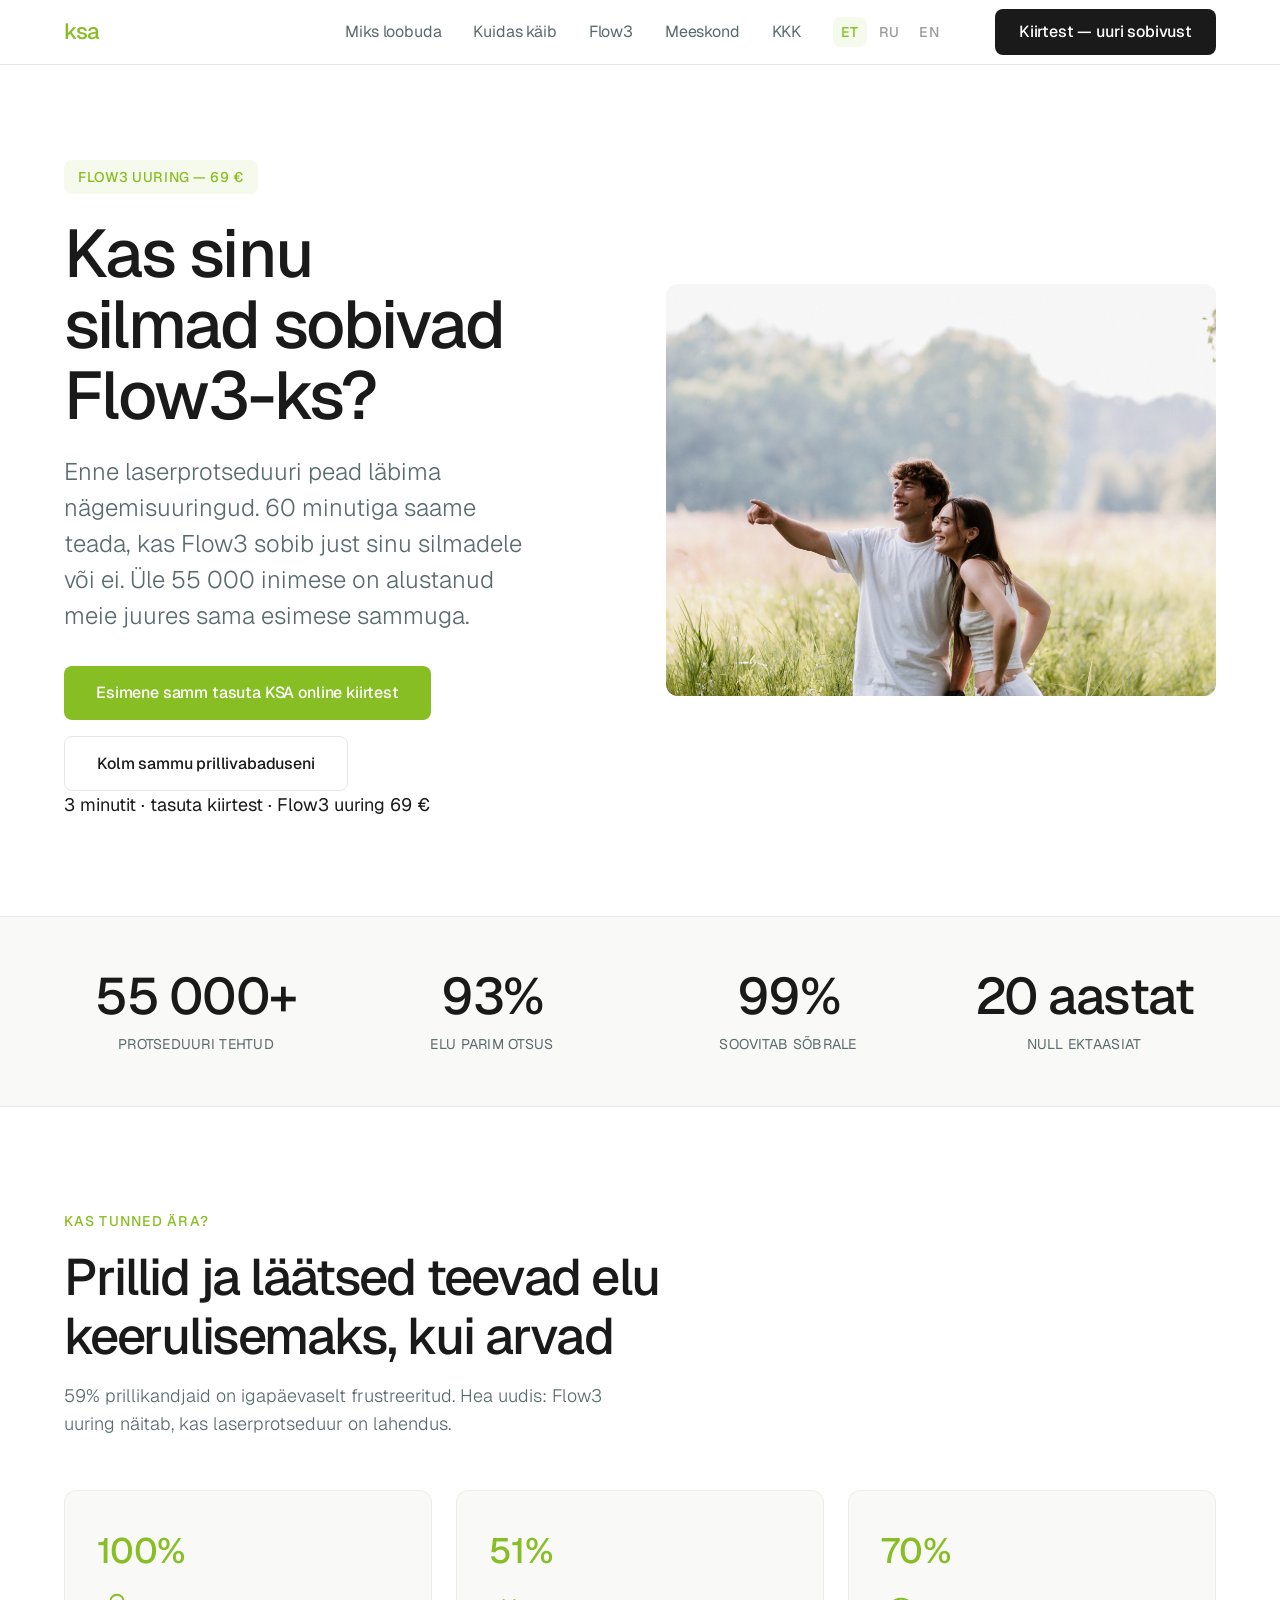
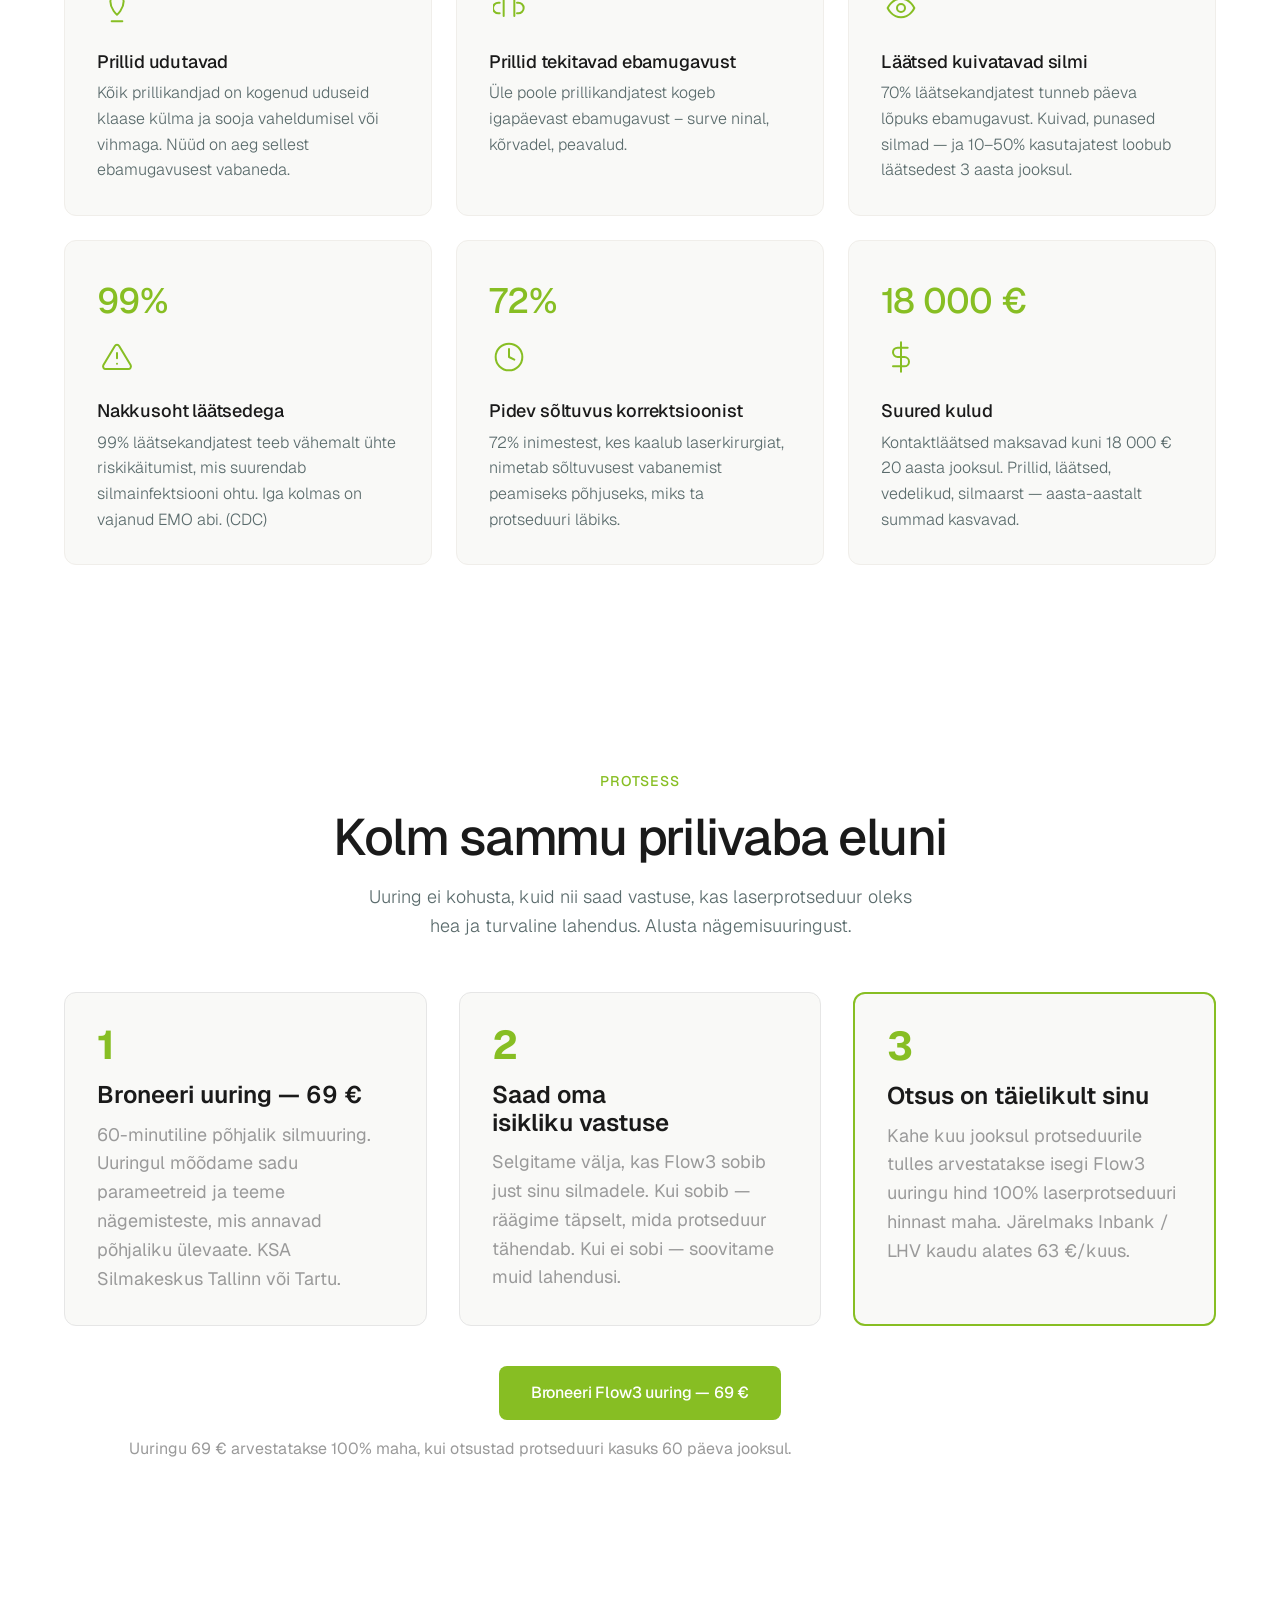
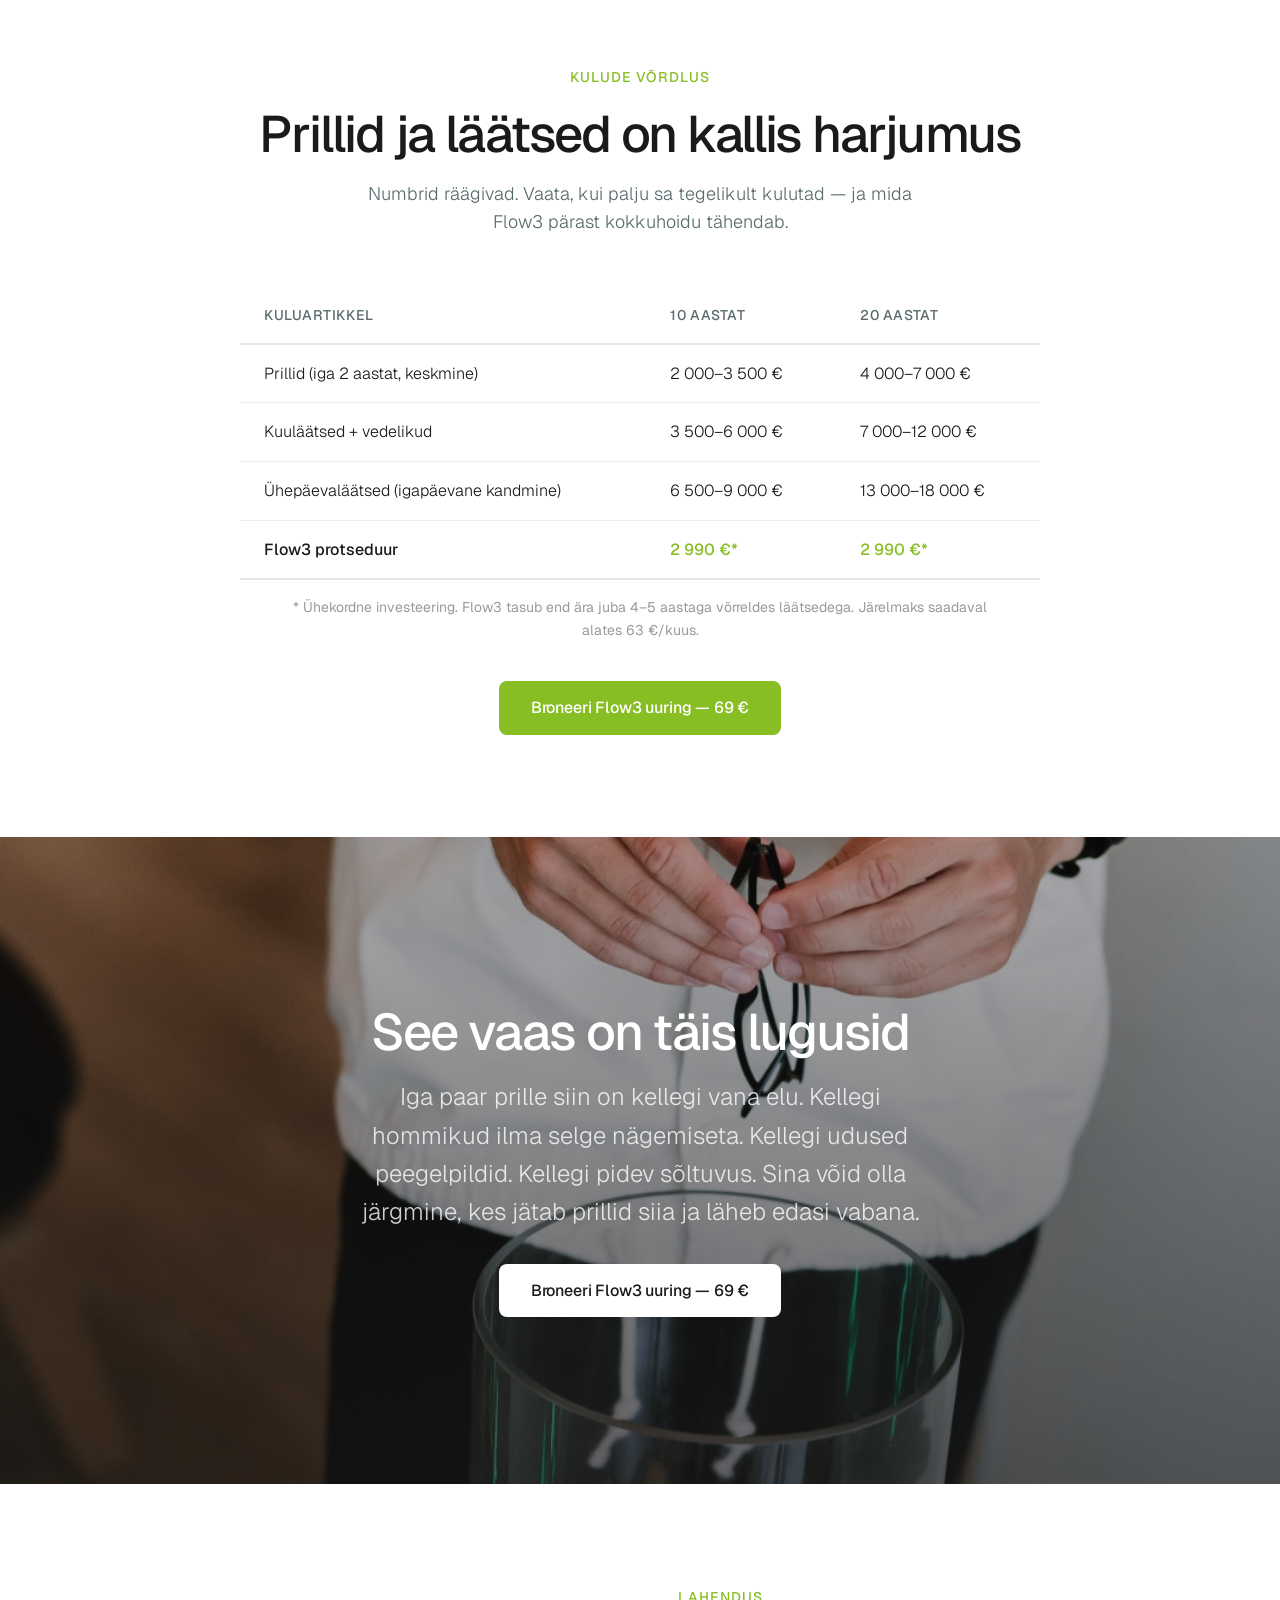
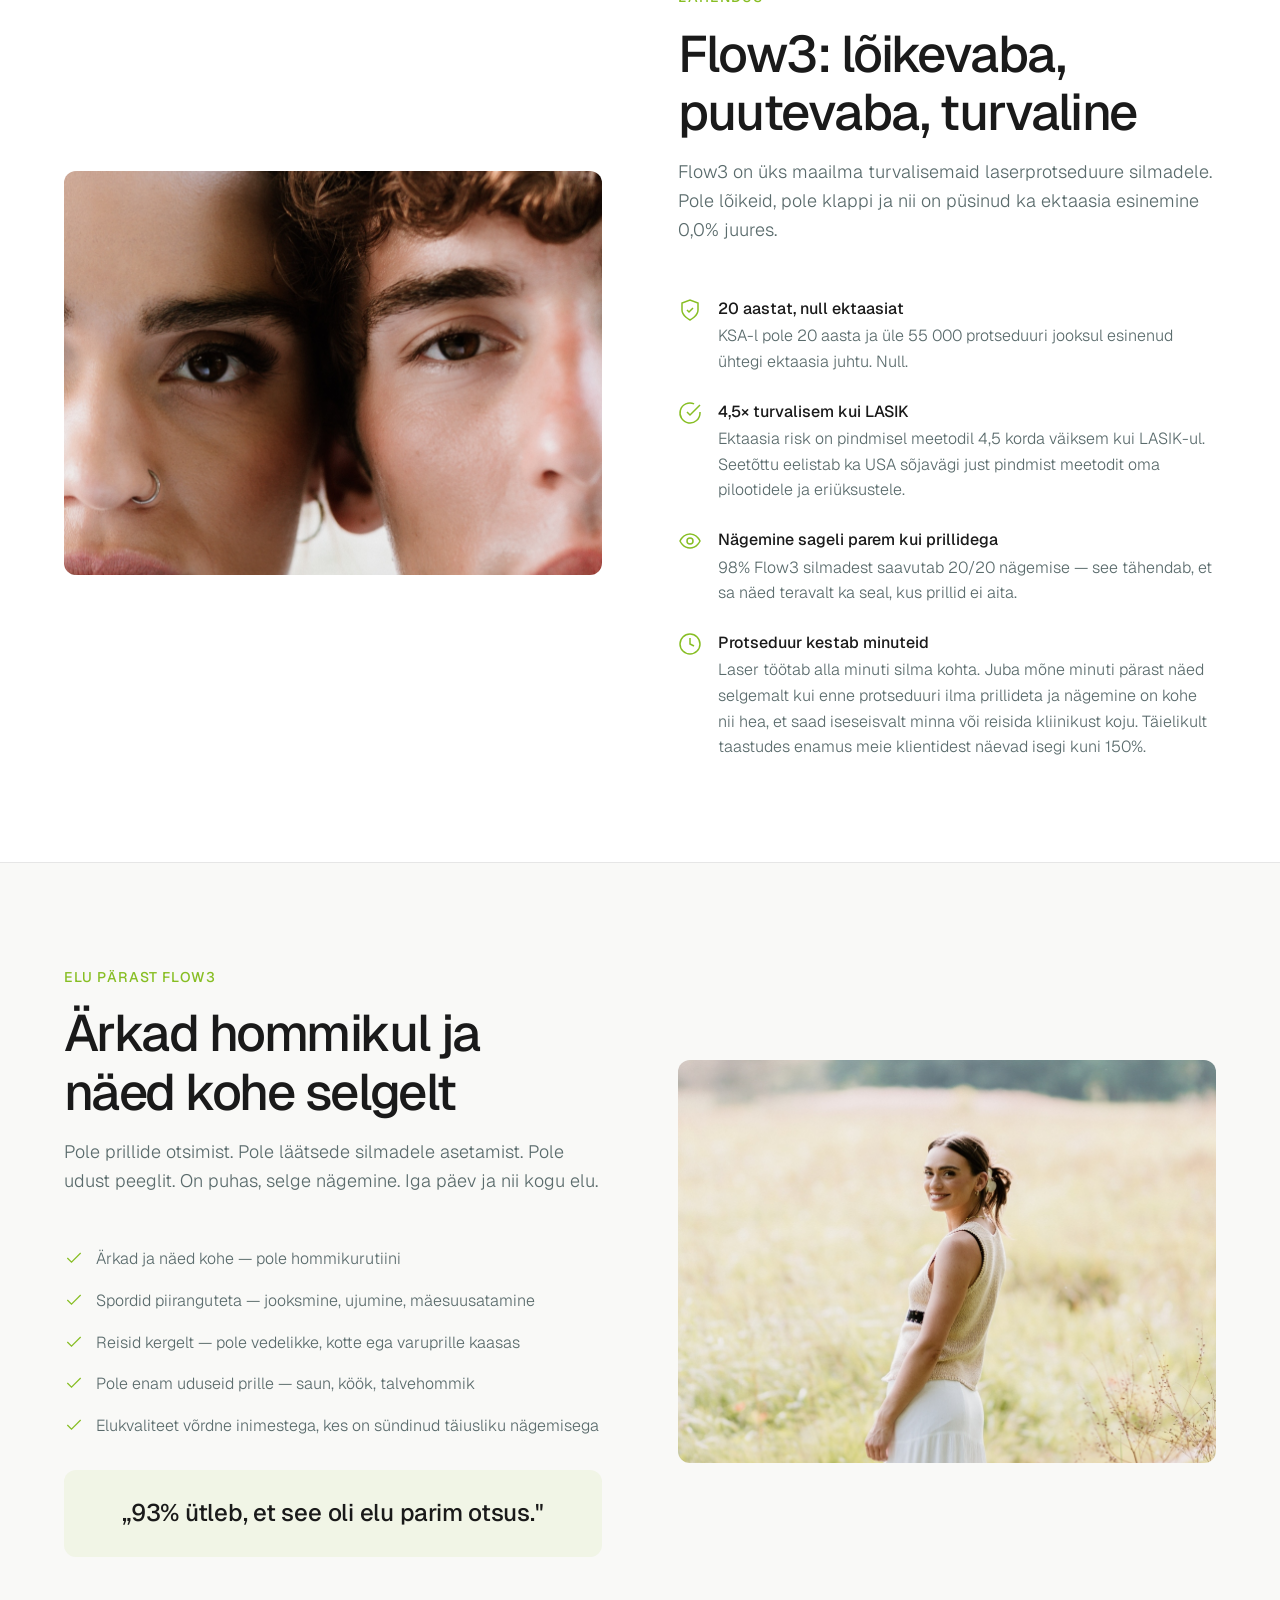
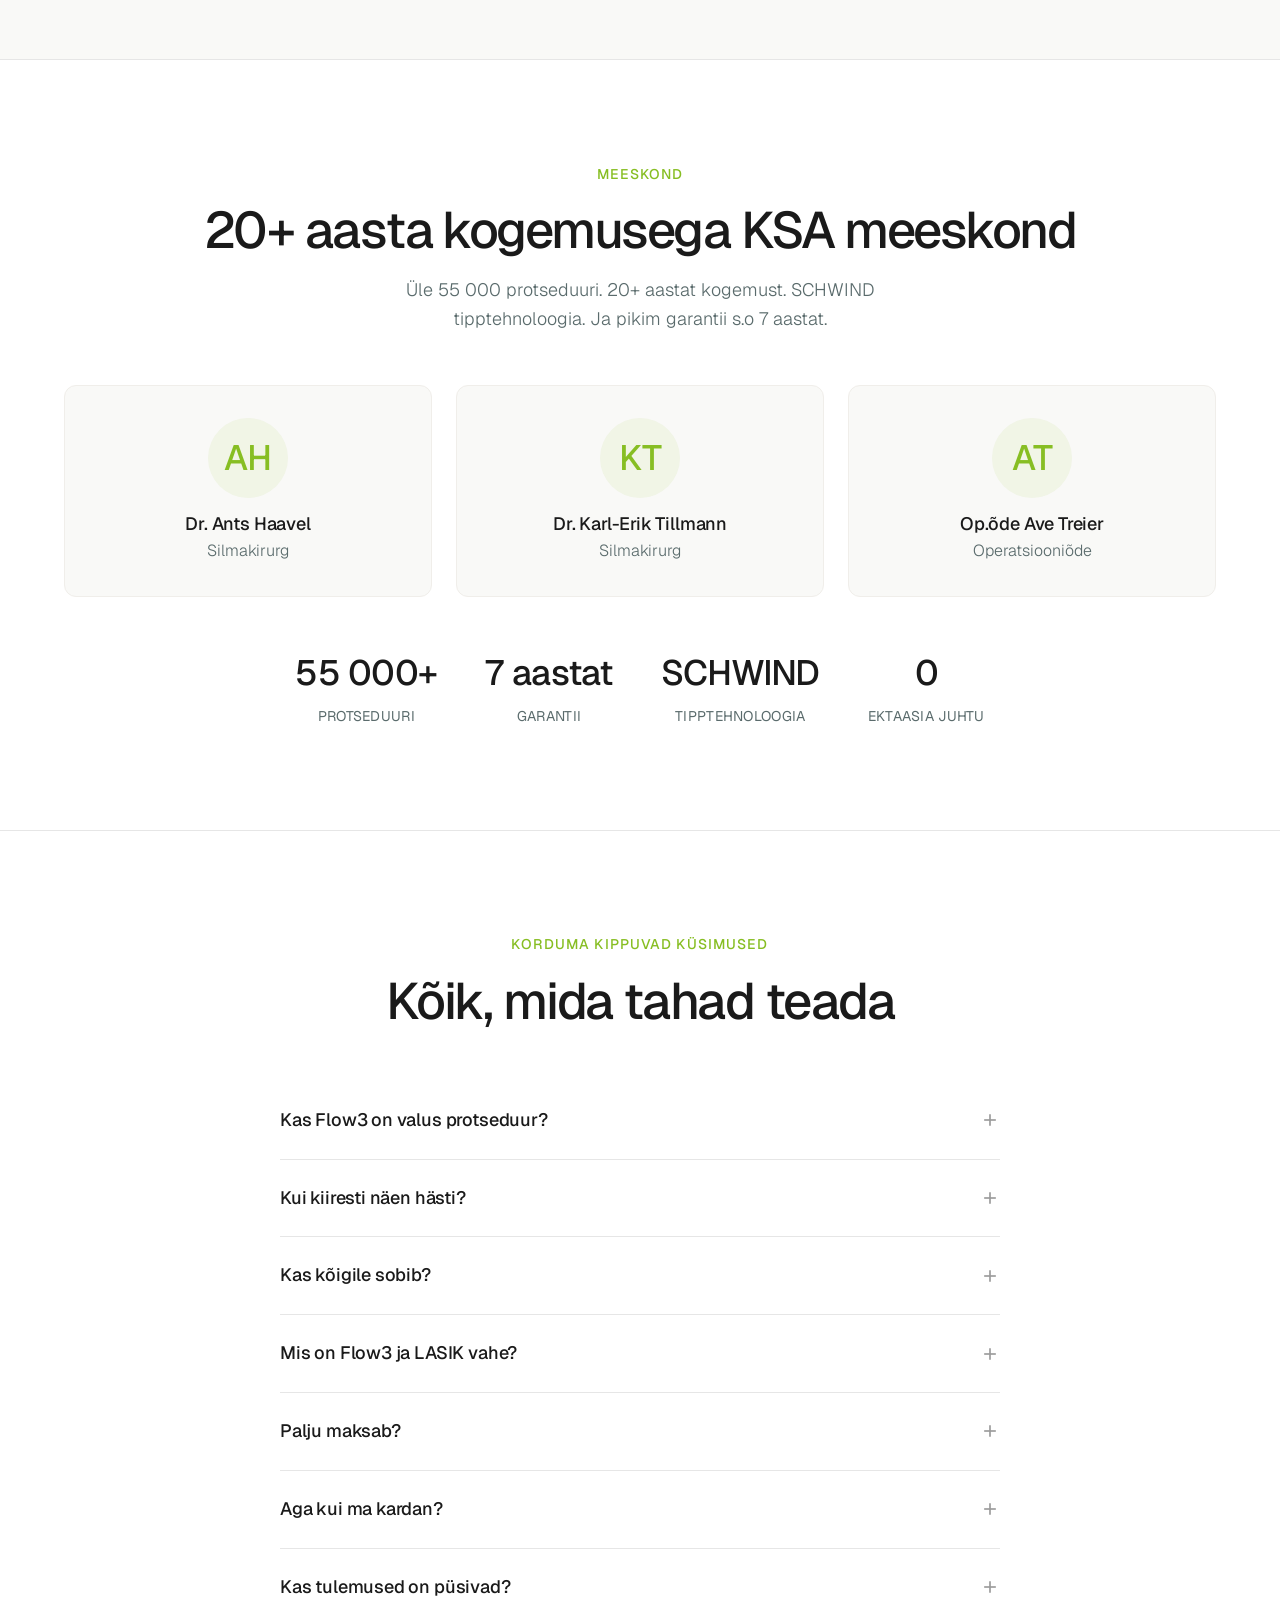
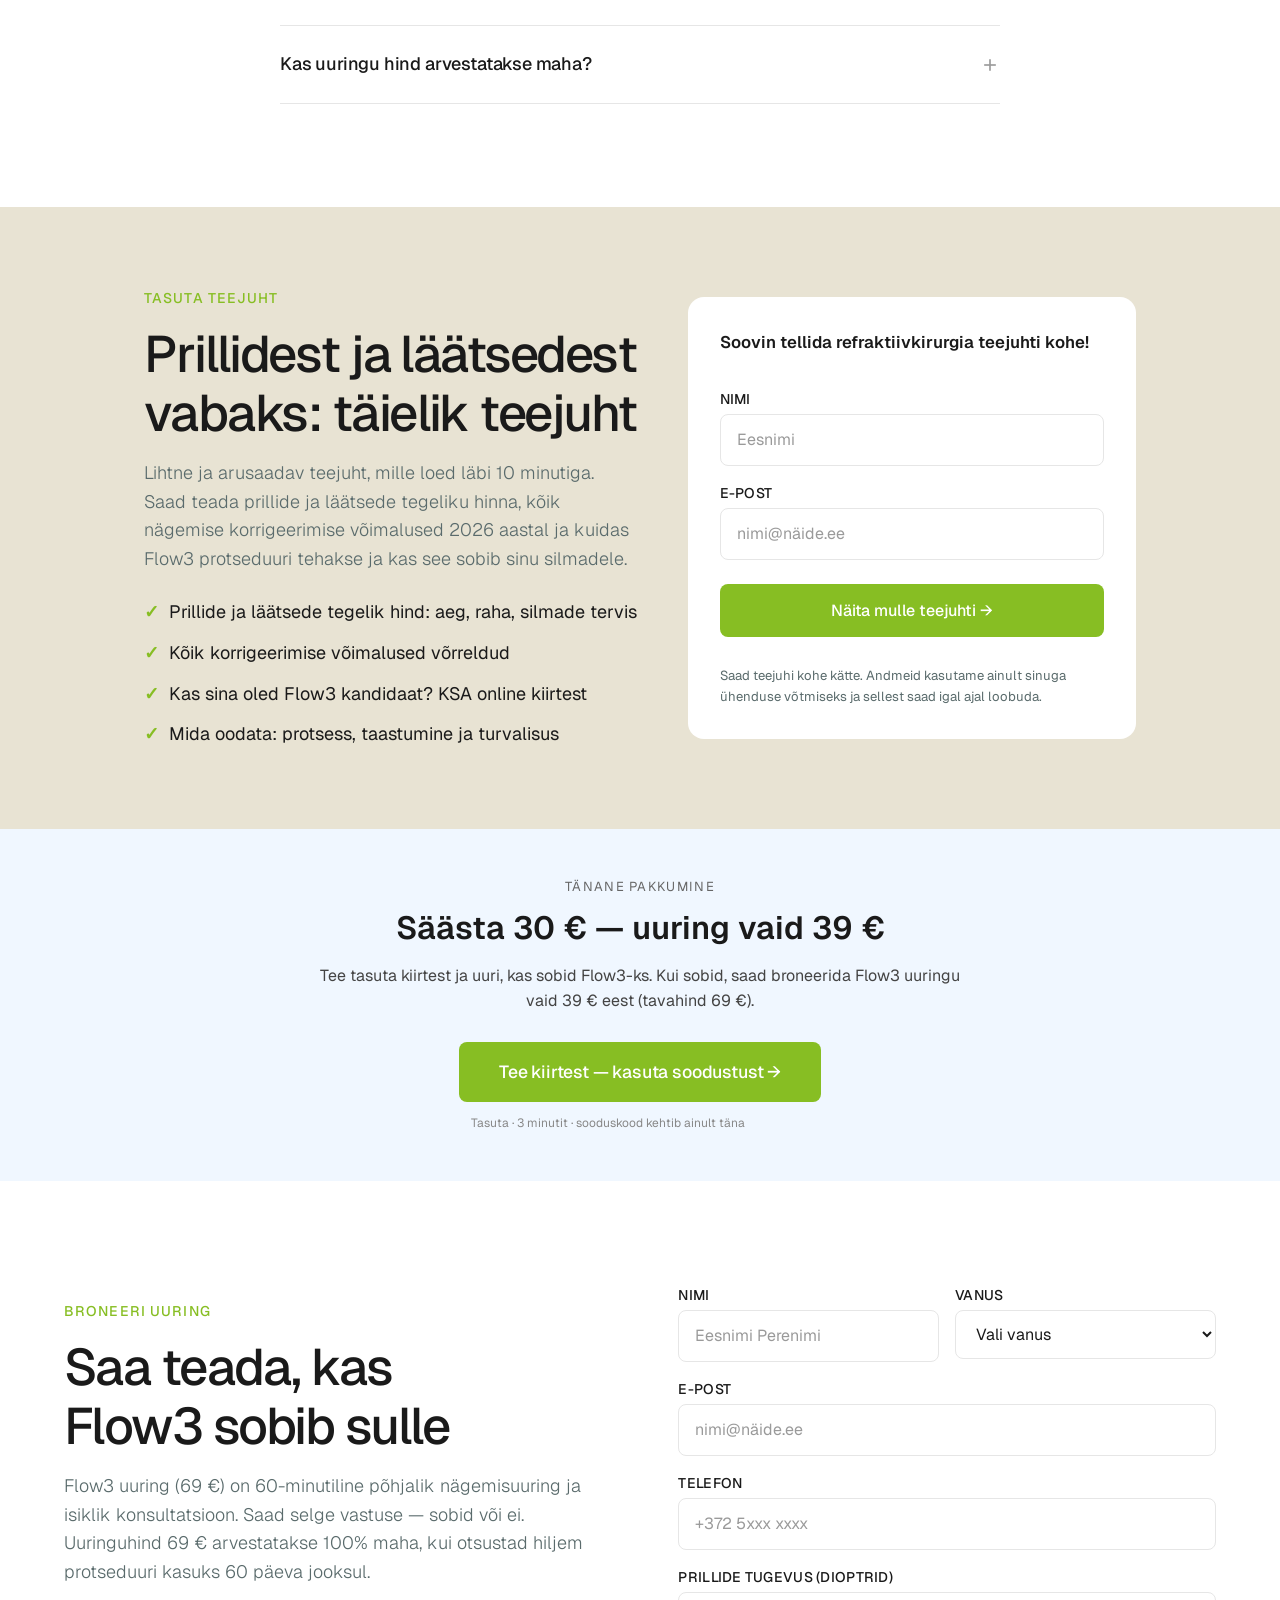
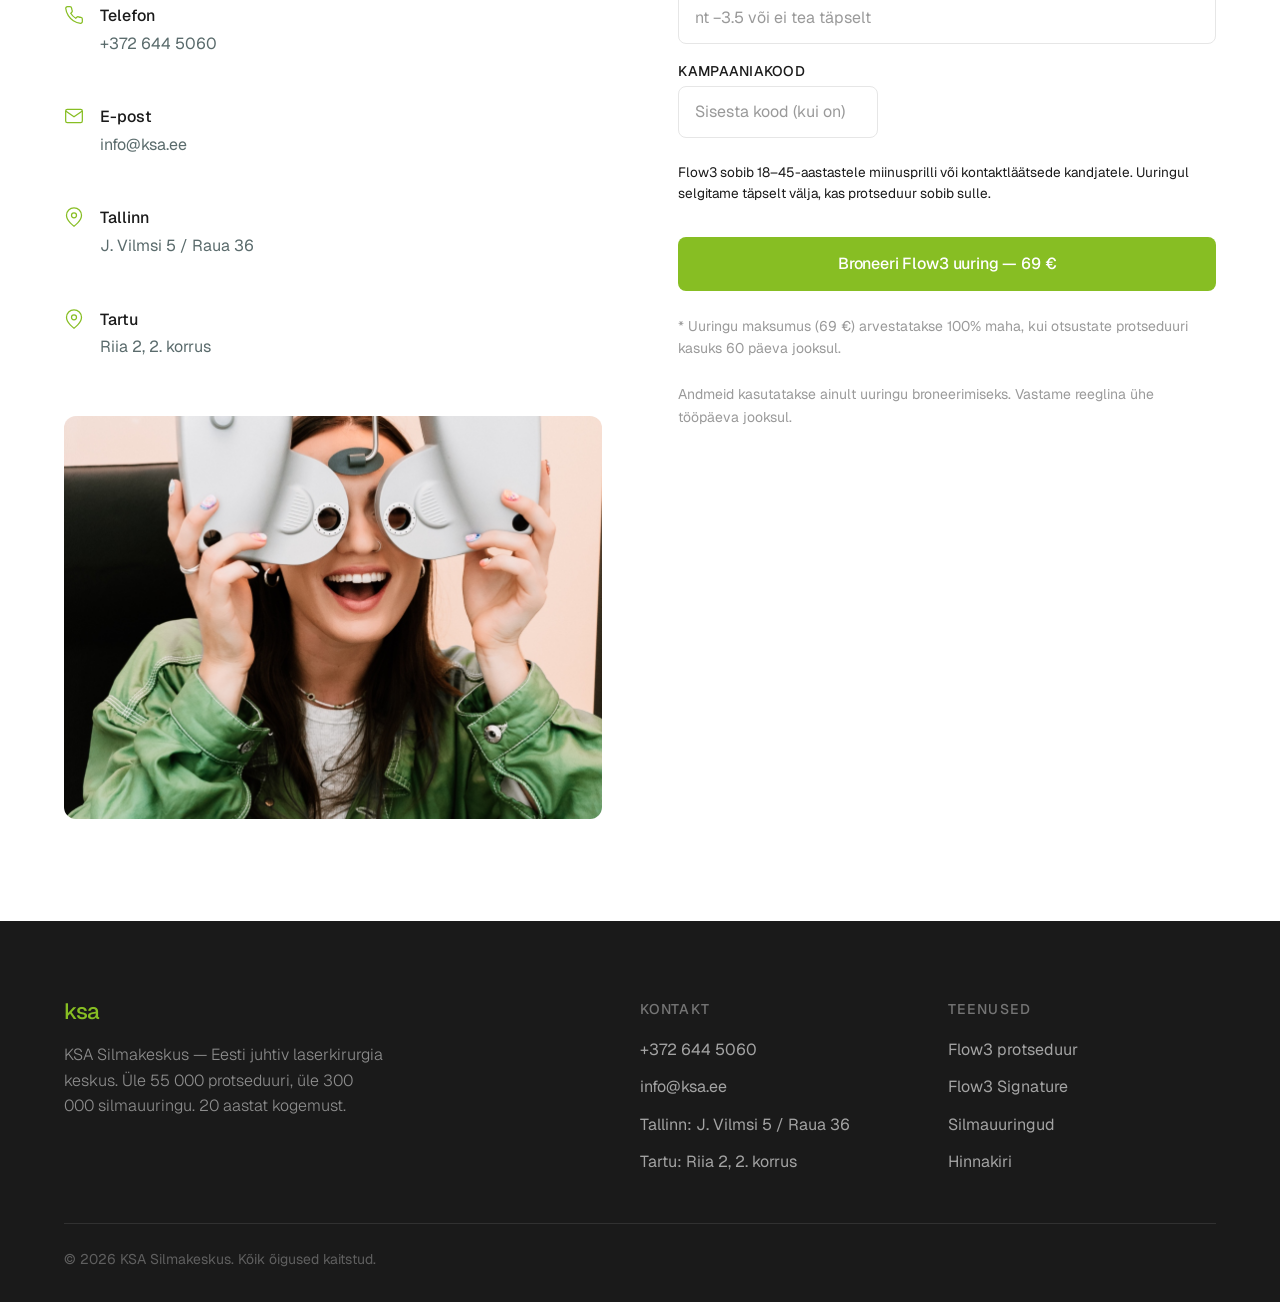
<file: index.html>
<!DOCTYPE html>
<html lang="et">
<head>
<!-- Google Tag Manager -->
<script>(function(w,d,s,l,i){w[l]=w[l]||[];w[l].push({'gtm.start':
new Date().getTime(),event:'gtm.js'});var f=d.getElementsByTagName(s)[0],
j=d.createElement(s),dl=l!='dataLayer'?'&l='+l:'';j.async=true;j.src=
'https://www.googletagmanager.com/gtm.js?id='+i+dl;f.parentNode.insertBefore(j,f);
})(window,document,'script','dataLayer','GTM-KCZVRJ8');</script>
<!-- End Google Tag Manager -->
<!-- Google Ads tag (gtag.js) -->
<script async src="https://www.googletagmanager.com/gtag/js?id=AW-18030087653"></script>
<script>
window.dataLayer = window.dataLayer || [];
function gtag(){dataLayer.push(arguments);}
gtag('js', new Date());
gtag('config', 'AW-18030087653');
</script>
<meta charset="UTF-8">
<meta name="viewport" content="width=device-width, initial-scale=1.0">
<title>Kas sinu silmad sobivad Flow3-ks? — KSA Silmakeskus | Uuring 69 €</title>
<meta name="description" content="Tee 60-minutiline Flow3 uuring ja saa teada, kas laserkirurgia sobib just sulle. 55 000+ protseduuri, 20 aastat null ektaasiat. Broneeri uuring — 69 €.">
<meta property="og:title" content="Kas sinu silmad sobivad Flow3-ks? — KSA Silmakeskus">
<meta property="og:description" content="Esimene samm on uuring, mitte kohustus. 60 minutit — saad oma isikliku vastuse. 55 000+ on juba valinud. Broneeri uuring 69 €.">
<meta property="og:type" content="website">

<link rel="preconnect" href="https://fonts.googleapis.com">
<link rel="preconnect" href="https://fonts.gstatic.com" crossorigin>
<link href="https://fonts.googleapis.com/css2?family=Geist:wght@300;400;500;600&display=swap" rel="stylesheet">

<link rel="stylesheet" href="./base.css">
<link rel="stylesheet" href="./style.css">
<noscript><style>.reveal { opacity: 1 !important; transform: none !important; }</style></noscript>
<!-- Meta Pixel Code -->
<script>
!function(f,b,e,v,n,t,s)
{if(f.fbq)return;n=f.fbq=function(){n.callMethod?
n.callMethod.apply(n,arguments):n.queue.push(arguments)};
if(!f._fbq)f._fbq=n;n.push=n;n.loaded=!0;n.version="2.0";
n.queue=[];t=b.createElement(e);t.async=!0;
t.src=v;s=b.getElementsByTagName(e)[0];
s.parentNode.insertBefore(t,s)}(window, document,"script",
"https://connect.facebook.net/en_US/fbevents.js");
fbq("init", "116445785392738");
fbq("track", "PageView");
</script>
<noscript><img height="1" width="1" style="display:none"
src="https://www.facebook.com/tr?id=116445785392738&ev=PageView&noscript=1"/></noscript>
<!-- End Meta Pixel Code -->
<!-- KSA Silmakeskus Schema Markup — LLM & Search Optimization -->
<script type="application/ld+json">
{
  "@context": "https://schema.org",
  "@type": "MedicalOrganization",
  "name": "KSA Silmakeskus",
  "alternateName": ["KSA Eye Centre", "KSA Глазной Центр"],
  "url": "https://ksa.ee",
  "logo": "https://ksa.ee/logo.png",
  "description": "Estonia's leading laser eye surgery clinic. 55,000+ procedures, 0 ectasia cases in 20+ years. Flow3 SmartSurface touch-free laser vision correction.",
  "foundingDate": "2005",
  "telephone": "+372 644 5060",
  "email": "info@ksa.ee",
  "address": [
    {
      "@type": "PostalAddress",
      "streetAddress": "J. Vilmsi 5",
      "addressLocality": "Tallinn",
      "postalCode": "10126",
      "addressCountry": "EE"
    },
    {
      "@type": "PostalAddress",
      "streetAddress": "Riia 2, 2. korrus",
      "addressLocality": "Tartu",
      "addressCountry": "EE"
    }
  ],
  "geo": {
    "@type": "GeoCoordinates",
    "latitude": "59.4370",
    "longitude": "24.7636"
  },
  "openingHoursSpecification": {
    "@type": "OpeningHoursSpecification",
    "dayOfWeek": ["Monday","Tuesday","Wednesday","Thursday","Friday"],
    "opens": "09:00",
    "closes": "18:00"
  },
  "medicalSpecialty": "Ophthalmology",
  "availableService": [
    {
      "@type": "MedicalProcedure",
      "name": "Flow3 SmartSurface Laser Vision Correction",
      "alternateName": "Flow3",
      "procedureType": "NoninvasiveProcedure",
      "description": "Energy-optimized touch-free laser vision correction using 25-50% less energy than competitors. No incision, no flap. Clear vision next day.",
      "howPerformed": "SCHWIND AMARIS laser reshapes cornea surface without touching it. Procedure takes under 1 minute per eye.",
      "preparation": "60-minute comprehensive eye examination (€69, fully deducted from procedure cost)",
      "followup": "Up to 7-year guarantee — longest in the Baltics",
      "status": "https://schema.org/ActiveActionStatus",
      "offers": [
        {
          "@type": "Offer",
          "name": "Flow3 Standard",
          "price": "2990",
          "priceCurrency": "EUR",
          "description": "Both eyes. Instalment from €63/month via Inbank or LHV."
        },
        {
          "@type": "Offer",
          "name": "Flow3 Signature",
          "price": "3990",
          "priceCurrency": "EUR"
        },
        {
          "@type": "Offer",
          "name": "Flow3 Eye Examination",
          "price": "69",
          "priceCurrency": "EUR",
          "description": "60-minute comprehensive exam. 100% deducted from procedure price if patient proceeds within 60 days."
        }
      ]
    }
  ],
  "employee": [
    {
      "@type": "Physician",
      "name": "Dr. Ants Haavel",
      "jobTitle": "CEO and Ophthalmic Surgeon",
      "description": "20+ years experience in laser eye surgery. Performed 55,000+ procedures with 0 ectasia cases."
    },
    {
      "@type": "Physician",
      "name": "Dr. Karl-Erik Tillmann",
      "jobTitle": "Ophthalmic Surgeon"
    }
  ],
  "aggregateRating": {
    "@type": "AggregateRating",
    "ratingValue": "4.9",
    "reviewCount": "2500",
    "bestRating": "5"
  },
  "sameAs": [
    "https://www.facebook.com/KSASilmakeskus",
    "https://www.instagram.com/ksa_silmakeskus"
  ],
  "hasCredential": {
    "@type": "EducationalOccupationalCredential",
    "credentialCategory": "Medical License",
    "description": "55,000+ laser procedures performed. Zero ectasia cases in 20+ year history. SCHWIND certified centre."
  },
  "keywords": "laser eye surgery Estonia, Flow3, silma laseroperatsioon, лазерная коррекция зрения Таллинн, SmartSurface, touch-free laser, KSA Silmakeskus"
}
</script>

<!-- SEO: Canonical + hreflang -->
<link rel="canonical" href="https://glasses.ksa.ee/">
<link rel="alternate" hreflang="et" href="https://glasses.ksa.ee/">
<link rel="alternate" hreflang="ru" href="https://glasses.ksa.ee/ru">
<link rel="alternate" hreflang="en" href="https://glasses.ksa.ee/en">
<link rel="alternate" hreflang="x-default" href="https://glasses.ksa.ee/">

<!-- SEO: OG improvements -->
<meta property="og:url" content="https://glasses.ksa.ee/">
<meta property="og:site_name" content="KSA Silmakeskus">
<meta name="twitter:card" content="summary_large_image">

<!-- SEO: Schema.org JSON-LD -->
<script type="application/ld+json">
{
  "@context": "https://schema.org",
  "@graph": [
    {
      "@type": ["MedicalBusiness", "LocalBusiness"],
      "@id": "https://ksa.ee/#organization",
      "name": "KSA Silmakeskus",
      "alternateName": "KSA Eye Clinic",
      "url": "https://ksa.ee",
      "description": "Estonia's leading laser eye surgery clinic. Flow3 SmartSurface touch-free vision correction. 55,000+ procedures, 0 ectasia cases in 20+ years.",
      "address": {
        "@type": "PostalAddress",
        "streetAddress": "Raua 36",
        "addressLocality": "Tallinn",
        "addressRegion": "Harjumaa",
        "postalCode": "10124",
        "addressCountry": "EE"
      },
      "geo": {
        "@type": "GeoCoordinates",
        "latitude": 59.4323,
        "longitude": 24.7546
      },
      "medicalSpecialty": "Ophthalmology",
      "priceRange": "€€",
      "currenciesAccepted": "EUR",
      "sameAs": ["https://ksa.ee"]
    },
    {
      "@type": "WebPage",
      "@id": "https://glasses.ksa.ee/#webpage",
      "url": "https://glasses.ksa.ee/",
      "name": "Kas sinu silmad sobivad Flow3-ks? — KSA Silmakeskus | Uuring 69 €",
      "description": "Tee 60-minutiline Flow3 uuring ja saa teada, kas laserkirurgia sobib just sulle. 55 000+ protseduuri, 20 aastat null ektaasiat. Broneeri uuring — 69 €.",
      "inLanguage": "et-EE",
      "isPartOf": {"@id": "https://ksa.ee/#organization"},
      "about": {"@id": "https://ksa.ee/#organization"},
      "breadcrumb": {"@id": "https://glasses.ksa.ee/#breadcrumb"}
    },
    {
      "@type": "BreadcrumbList",
      "@id": "https://glasses.ksa.ee/#breadcrumb",
      "itemListElement": [
        {
          "@type": "ListItem",
          "position": 1,
          "name": "KSA Silmakeskus",
          "item": "https://ksa.ee"
        },
        {
          "@type": "ListItem",
          "position": 2,
          "name": "Prillid ja läätsed",
          "item": "https://glasses.ksa.ee/"
        }
      ]
    },
    {
      "@type": "FAQPage",
      "mainEntity": [
        {
          "@type": "Question",
          "name": "Kas Flow3 on valus protseduur?",
          "acceptedAnswer": {
            "@type": "Answer",
            "text": "Protseduur ise on valutu — silm tuimestatakse tilkadega. Pärast on 2–3 päeva kerge ebamugavus ja valgustundlikkus. Enamik patsiente ütleb, et see oli palju lihtsam, kui nad ette kujutasid."
          }
        },
        {
          "@type": "Question",
          "name": "Kui kiiresti näen hästi?",
          "acceptedAnswer": {
            "@type": "Answer",
            "text": "Juba mõni minut peale laserit on nägemine oluliselt parem. Esimese nädala jooksul stabiliseerub 80–90% ulatuses. Lõplik tulemus saabub 1–3 kuu jooksul."
          }
        },
        {
          "@type": "Question",
          "name": "Kas kõigile sobib?",
          "acceptedAnswer": {
            "@type": "Answer",
            "text": "Flow3 sobib enamikule lühinägelikele vanuses 18–45. Uuringu käigus mõõdame sarvkesta paksust, silma tervist ja dioptrite stabiilsust."
          }
        },
        {
          "@type": "Question",
          "name": "Palju maksab?",
          "acceptedAnswer": {
            "@type": "Answer",
            "text": "Flow3 protseduur maksab 2 990 € (mõlemad silmad). Uuring 69 € arvestatakse 100% maha, kui tellid protseduuri 60 päeva jooksul. Järelmaks alates 63 €/kuus."
          }
        },
        {
          "@type": "Question",
          "name": "Kas tulemused on püsivad?",
          "acceptedAnswer": {
            "@type": "Answer",
            "text": "Jah. Pikaajalised uuringud kinnitavad, et pindmise laserkirurgia tulemused on stabiilsed. KSA pakub kuni 7-aastast garantiid — pikim kogu Baltikumis."
          }
        }
      ]
    }
  ]
}
</script>

<style>.guide-lm__grid{display:grid;grid-template-columns:1.05fr 0.95fr;gap:var(--space-12);align-items:center;}@media(max-width:900px){.guide-lm__grid{grid-template-columns:1fr;gap:var(--space-8);}}</style>
</head>
<body>
<!-- Google Tag Manager (noscript) -->
<noscript><iframe src="https://www.googletagmanager.com/ns.html?id=GTM-KCZVRJ8" height="0" width="0" style="display:none;visibility:hidden"></iframe></noscript>
<!-- End Google Tag Manager (noscript) -->

<!-- ===== HEADER ===== -->
<header class="header" id="header">
  <div class="container header__inner">
    <a href="https://ksa.ee" target="_blank" rel="noopener noreferrer" class="header__logo" aria-label="KSA Silmakeskus">
      <svg viewBox="0 0 120 48" fill="none" xmlns="http://www.w3.org/2000/svg" aria-hidden="true">
        <text x="0" y="36" font-family="Geist, sans-serif" font-weight="500" font-size="38" fill="#87be23" letter-spacing="-2">ksa</text>
      </svg>
    </a>
    <nav class="header__nav" id="mainNav">
      <a href="#miks">Miks loobuda</a>
      <a href="#kuidas">Kuidas käib</a>
      <a href="#lahendus">Flow3</a>
      <a href="#meeskond">Meeskond</a>
      <a href="#kkk">KKK</a>
      <div class="lang-switch">
        <a href="/" class="active">ET</a>
        <a href="/ru">RU</a>
        <a href="/en">EN</a>
      </div>
      <a href="https://kiirtest.ksa.ee" class="header__cta" target="_blank" rel="noopener noreferrer">Kiirtest — uuri sobivust</a>
    </nav>
    <button class="mobile-toggle" id="mobileToggle" aria-label="Menüü">
      <span></span><span></span><span></span>
    </button>
  </div>
</header>

<!-- ===== 1. HERO ===== -->
<section class="hero">
  <div class="container">
    <div class="hero__grid">
      <div class="hero__content">
        <div class="hero__badge">Flow3 uuring — 69 €</div>
        <h1 class="hero__title">Kas sinu silmad sobivad Flow3-ks?</h1>
        <p class="hero__subtitle">Enne laserprotseduuri pead läbima nägemisuuringud. 60 minutiga saame teada, kas Flow3 sobib just sinu silmadele või ei. Üle 55 000 inimese on alustanud meie juures sama esimese sammuga.</p>
        <div class="hero__actions">
          <a href="https://kiirtest.ksa.ee" class="btn btn--primary" target="_blank" rel="noopener noreferrer">Esimene samm tasuta KSA online kiirtest</a>
          <a href="#kuidas" class="btn btn--outline">Kolm sammu prillivabaduseni</a>
        </div>
        <p class="hero__note">3 minutit · tasuta kiirtest · Flow3 uuring 69 €</p>
      </div>
      <div class="hero__image">
        <img src="./assets/couple-field.jpg" alt="Noor paar looduses, nautimas selget nägemist ilma prillideta" loading="eager" width="800" height="600">
      </div>
    </div>
  </div>
</section>

<!-- ===== 2. STATS BAR ===== -->
<section class="stats">
  <div class="container">
    <div class="stats__grid">
      <div class="stats__item reveal">
        <div class="stats__number">55 000+</div>
        <div class="stats__label">protseduuri tehtud</div>
      </div>
      <div class="stats__item reveal">
        <div class="stats__number">93%</div>
        <div class="stats__label">elu parim otsus</div>
      </div>
      <div class="stats__item reveal">
        <div class="stats__number">99%</div>
        <div class="stats__label">soovitab sõbrale</div>
      </div>
      <div class="stats__item reveal">
        <div class="stats__number">20 aastat</div>
        <div class="stats__label">null ektaasiat</div>
      </div>
    </div>
  </div>
</section>

<!-- ===== 3. PAIN POINTS ===== -->
<section class="benefits" id="miks">
  <div class="container">
    <div class="section__label">Kas tunned ära?</div>
    <h2 class="section__title">Prillid ja läätsed teevad elu keerulisemaks, kui arvad</h2>
    <p class="section__subtitle">59% prillikandjaid on igapäevaselt frustreeritud. Hea uudis: Flow3 uuring näitab, kas laserprotseduur on lahendus.</p>

    <div class="benefits__grid">
      <div class="benefit-card reveal">
        <div class="benefit-card__stat">100%</div>
        <div class="benefit-card__icon">
          <svg width="32" height="32" viewBox="0 0 24 24" fill="none" stroke="currentColor" stroke-width="1.5" stroke-linecap="round" stroke-linejoin="round"><path d="M12 2a5 5 0 0 1 5 5c0 6-5 10-5 10s-5-4-5-10a5 5 0 0 1 5-5z"/><path d="M8 22h8"/></svg>
        </div>
        <h3 class="benefit-card__title">Prillid udutavad</h3>
        <p class="benefit-card__text">Kõik prillikandjad on kogenud uduseid klaase külma ja sooja vaheldumisel või vihmaga. Nüüd on aeg sellest ebamugavusest vabaneda.</p>
      </div>

      <div class="benefit-card reveal">
        <div class="benefit-card__stat">51%</div>
        <div class="benefit-card__icon">
          <svg width="32" height="32" viewBox="0 0 24 24" fill="none" stroke="currentColor" stroke-width="1.5" stroke-linecap="round" stroke-linejoin="round"><path d="M18 8h1a4 4 0 0 1 0 8h-1"/><path d="M5 8H4a4 4 0 0 0 0 8h1"/><line x1="8" y1="6" x2="8" y2="18"/><line x1="16" y1="6" x2="16" y2="18"/></svg>
        </div>
        <h3 class="benefit-card__title">Prillid tekitavad ebamugavust</h3>
        <p class="benefit-card__text">Üle poole prillikandjatest kogeb igapäevast ebamugavust – surve ninal, kõrvadel, peavalud.</p>
      </div>

      <div class="benefit-card reveal">
        <div class="benefit-card__stat">70%</div>
        <div class="benefit-card__icon">
          <svg width="32" height="32" viewBox="0 0 24 24" fill="none" stroke="currentColor" stroke-width="1.5" stroke-linecap="round" stroke-linejoin="round"><path d="M2 12s3-7 10-7 10 7 10 7-3 7-10 7-10-7-10-7z"/><circle cx="12" cy="12" r="3"/></svg>
        </div>
        <h3 class="benefit-card__title">Läätsed kuivatavad silmi</h3>
        <p class="benefit-card__text">70% läätsekandjatest tunneb päeva lõpuks ebamugavust. Kuivad, punased silmad — ja 10–50% kasutajatest loobub läätsedest 3 aasta jooksul.</p>
      </div>

      <div class="benefit-card reveal">
        <div class="benefit-card__stat">99%</div>
        <div class="benefit-card__icon">
          <svg width="32" height="32" viewBox="0 0 24 24" fill="none" stroke="currentColor" stroke-width="1.5" stroke-linecap="round" stroke-linejoin="round"><path d="M10.29 3.86L1.82 18a2 2 0 0 0 1.71 3h16.94a2 2 0 0 0 1.71-3L13.71 3.86a2 2 0 0 0-3.42 0z"/><line x1="12" y1="9" x2="12" y2="13"/><line x1="12" y1="17" x2="12.01" y2="17"/></svg>
        </div>
        <h3 class="benefit-card__title">Nakkusoht läätsedega</h3>
        <p class="benefit-card__text">99% läätsekandjatest teeb vähemalt ühte riskikäitumist, mis suurendab silmainfektsiooni ohtu. Iga kolmas on vajanud EMO abi. (CDC)</p>
      </div>

      <div class="benefit-card reveal">
        <div class="benefit-card__stat">72%</div>
        <div class="benefit-card__icon">
          <svg width="32" height="32" viewBox="0 0 24 24" fill="none" stroke="currentColor" stroke-width="1.5" stroke-linecap="round" stroke-linejoin="round"><circle cx="12" cy="12" r="10"/><path d="M12 6v6l4 2"/></svg>
        </div>
        <h3 class="benefit-card__title">Pidev sõltuvus korrektsioonist</h3>
        <p class="benefit-card__text">72% inimestest, kes kaalub laserkirurgiat, nimetab sõltuvusest vabanemist peamiseks põhjuseks, miks ta protseduuri läbiks.</p>
      </div>

      <div class="benefit-card reveal">
        <div class="benefit-card__stat">18 000 €</div>
        <div class="benefit-card__icon">
          <svg width="32" height="32" viewBox="0 0 24 24" fill="none" stroke="currentColor" stroke-width="1.5" stroke-linecap="round" stroke-linejoin="round"><line x1="12" y1="1" x2="12" y2="23"/><path d="M17 5H9.5a3.5 3.5 0 0 0 0 7h5a3.5 3.5 0 0 1 0 7H6"/></svg>
        </div>
        <h3 class="benefit-card__title">Suured kulud</h3>
        <p class="benefit-card__text">Kontaktläätsed maksavad kuni 18 000 € 20 aasta jooksul. Prillid, läätsed, vedelikud, silmaarst — aasta-aastalt summad kasvavad.</p>
      </div>
    </div>
  </div>
</section>

<!-- ===== 4. HOW IT WORKS ===== -->
<section class="how-it-works" id="kuidas">
  <div class="container">
    <div class="section__label" style="text-align:center;">Protsess</div>
    <h2 class="section__title" style="text-align:center;">Kolm sammu prilivaba eluni</h2>
    <p class="section__subtitle" style="text-align:center;margin-left:auto;margin-right:auto;margin-bottom:clamp(var(--space-10),4vw,var(--space-16));">Uuring ei kohusta, kuid nii saad vastuse, kas laserprotseduur oleks hea ja turvaline lahendus. Alusta nägemisuuringust.</p>

    <div class="steps__grid" style="display:grid;grid-template-columns:repeat(auto-fit,minmax(260px,1fr));gap:var(--space-8);margin-bottom:var(--space-10);">
      <div class="step-card reveal" style="background:var(--color-surface);border:1px solid var(--color-border);border-radius:var(--radius-lg);padding:var(--space-8);position:relative;">
        <div style="font-size:2.5rem;font-weight:700;color:var(--color-accent);margin-bottom:var(--space-4);line-height:1;">1</div>
        <h3 style="font-size:var(--text-lg);font-weight:600;margin-bottom:var(--space-3);">Broneeri uuring — 69 €</h3>
        <p style="color:var(--color-text-muted);line-height:1.6;">60-minutiline põhjalik silmuuring. Uuringul mõõdame sadu parameetreid ja teeme nägemisteste, mis annavad põhjaliku ülevaate. KSA Silmakeskus Tallinn või Tartu.</p>
      </div>
      <div class="step-card reveal" style="background:var(--color-surface);border:1px solid var(--color-border);border-radius:var(--radius-lg);padding:var(--space-8);position:relative;">
        <div style="font-size:2.5rem;font-weight:700;color:var(--color-accent);margin-bottom:var(--space-4);line-height:1;">2</div>
        <h3 style="font-size:var(--text-lg);font-weight:600;margin-bottom:var(--space-3);">Saad oma isikliku vastuse</h3>
        <p style="color:var(--color-text-muted);line-height:1.6;">Selgitame välja, kas Flow3 sobib just sinu silmadele. Kui sobib — räägime täpselt, mida protseduur tähendab. Kui ei sobi — soovitame muid lahendusi.</p>
      </div>
      <div class="step-card reveal" style="background:var(--color-surface);border:2px solid var(--color-accent);border-radius:var(--radius-lg);padding:var(--space-8);position:relative;">
        <div style="font-size:2.5rem;font-weight:700;color:var(--color-accent);margin-bottom:var(--space-4);line-height:1;">3</div>
        <h3 style="font-size:var(--text-lg);font-weight:600;margin-bottom:var(--space-3);">Otsus on täielikult sinu</h3>
        <p style="color:var(--color-text-muted);line-height:1.6;">Kahe kuu jooksul protseduurile tulles arvestatakse isegi Flow3 uuringu hind 100% laserprotseduuri hinnast maha. Järelmaks Inbank / LHV kaudu alates 63 €/kuus.</p>
      </div>
    </div>

    <div style="text-align:center;">
      <a href="#broneeri" class="btn btn--primary">Broneeri Flow3 uuring — 69 €</a>
      <p style="margin-top:var(--space-4);font-size:var(--text-sm);color:var(--color-text-muted);">Uuringu 69 € arvestatakse 100% maha, kui otsustad protseduuri kasuks 60 päeva jooksul.</p>
    </div>
  </div>
</section>

<!-- ===== 5. COST COMPARISON ===== -->
<section class="comparison" id="kulud">
  <div class="container">
    <div class="section__label" style="text-align:center;">Kulude võrdlus</div>
    <h2 class="section__title" style="text-align:center;">Prillid ja läätsed on kallis harjumus</h2>
    <p class="section__subtitle" style="text-align:center;margin-left:auto;margin-right:auto;margin-bottom:clamp(var(--space-10),4vw,var(--space-16));">Numbrid räägivad. Vaata, kui palju sa tegelikult kulutad — ja mida Flow3 pärast kokkuhoidu tähendab.</p>

    <table class="comparison__table reveal">
      <thead>
        <tr>
          <th>Kuluartikkel</th>
          <th>10 aastat</th>
          <th>20 aastat</th>
        </tr>
      </thead>
      <tbody>
        <tr>
          <td>Prillid (iga 2 aastat, keskmine)</td>
          <td>2 000–3 500 €</td>
          <td>4 000–7 000 €</td>
        </tr>
        <tr>
          <td>Kuuläätsed + vedelikud</td>
          <td>3 500–6 000 €</td>
          <td>7 000–12 000 €</td>
        </tr>
        <tr>
          <td>Ühepäevaläätsed (igapäevane kandmine)</td>
          <td>6 500–9 000 €</td>
          <td>13 000–18 000 €</td>
        </tr>
        <tr>
          <td>Flow3 protseduur</td>
          <td class="highlight">2 990 €*</td>
          <td class="highlight">2 990 €*</td>
        </tr>
      </tbody>
    </table>
    <p style="text-align:center;font-size:var(--text-xs);color:var(--color-text-muted);margin-top:var(--space-4);max-width:720px;margin-left:auto;margin-right:auto;">* Ühekordne investeering. Flow3 tasub end ära juba 4–5 aastaga võrreldes läätsedega. Järelmaks saadaval alates 63 €/kuus.</p>

    <div style="text-align:center;margin-top:var(--space-10);">
      <a href="#broneeri" class="btn btn--primary">Broneeri Flow3 uuring — 69 €</a>
    </div>
  </div>
</section>

<!-- ===== 5. GLASSES VASE — Dramatic ===== -->
<section class="dramatic">
  <div class="dramatic__bg">
    <img src="./assets/glasses-vase.jpg" alt="Inimene paneb prillid vaasi, mis on täis vanu prille — vabaduse hetk" loading="lazy" width="1600" height="900">
  </div>
  <div class="dramatic__overlay"></div>
  <div class="dramatic__content reveal">
    <h2 class="dramatic__title">See vaas on täis lugusid</h2>
    <p class="dramatic__text">Iga paar prille siin on kellegi vana elu. Kellegi hommikud ilma selge nägemiseta. Kellegi udused peegelpildid. Kellegi pidev sõltuvus. Sina võid olla järgmine, kes jätab prillid siia ja läheb edasi vabana.</p>
    <a href="#broneeri" class="btn btn--white">Broneeri Flow3 uuring — 69 €</a>
  </div>
</section>

<!-- ===== 6. SOLUTION — Flow3 ===== -->
<section class="solution" id="lahendus">
  <div class="container">
    <div class="solution__grid">
      <div class="solution__image reveal">
        <img src="./assets/eyes-closeup.jpg" alt="Kahe inimese ilusad silmad lähivaates — selge nägemine pärast Flow3" loading="lazy" width="800" height="600">
      </div>
      <div>
        <div class="section__label">Lahendus</div>
        <h2 class="section__title">Flow3: lõikevaba, puutevaba, turvaline</h2>
        <p class="section__subtitle">Flow3 on üks maailma turvalisemaid laserprotseduure silmadele. Pole lõikeid, pole klappi ja nii on püsinud ka ektaasia esinemine 0,0% juures.</p>

        <div class="solution__features">
          <div class="solution__feature">
            <svg class="solution__feature-icon" viewBox="0 0 24 24" fill="none" stroke="currentColor" stroke-width="1.5"><path d="M12 22s8-4 8-10V5l-8-3-8 3v7c0 6 8 10 8 10z"/><path d="m9 12 2 2 4-4"/></svg>
            <div class="solution__feature-text">
              <strong>20 aastat, null ektaasiat</strong>
              KSA-l pole 20 aasta ja üle 55 000 protseduuri jooksul esinenud ühtegi ektaasia juhtu. Null.
            </div>
          </div>
          <div class="solution__feature">
            <svg class="solution__feature-icon" viewBox="0 0 24 24" fill="none" stroke="currentColor" stroke-width="1.5"><path d="M22 11.08V12a10 10 0 1 1-5.93-9.14"/><polyline points="22 4 12 14.01 9 11.01"/></svg>
            <div class="solution__feature-text">
              <strong>4,5× turvalisem kui LASIK</strong>
              Ektaasia risk on pindmisel meetodil 4,5 korda väiksem kui LASIK-ul. Seetõttu eelistab ka USA sõjavägi just pindmist meetodit oma pilootidele ja eriüksustele.
            </div>
          </div>
          <div class="solution__feature">
            <svg class="solution__feature-icon" viewBox="0 0 24 24" fill="none" stroke="currentColor" stroke-width="1.5"><path d="M2 12s3-7 10-7 10 7 10 7-3 7-10 7-10-7-10-7z"/><circle cx="12" cy="12" r="3"/></svg>
            <div class="solution__feature-text">
              <strong>Nägemine sageli parem kui prillidega</strong>
              98% Flow3 silmadest saavutab 20/20 nägemise — see tähendab, et sa näed teravalt ka seal, kus prillid ei aita.
            </div>
          </div>
          <div class="solution__feature">
            <svg class="solution__feature-icon" viewBox="0 0 24 24" fill="none" stroke="currentColor" stroke-width="1.5"><circle cx="12" cy="12" r="10"/><polyline points="12 6 12 12 16 14"/></svg>
            <div class="solution__feature-text">
              <strong>Protseduur kestab minuteid</strong>
              Laser töötab alla minuti silma kohta. Juba mõne minuti pärast näed selgemalt kui enne protseduuri ilma prillideta ja nägemine on kohe nii hea, et saad iseseisvalt minna või reisida kliinikust koju. Täielikult taastudes enamus meie klientidest näevad isegi kuni 150%.
            </div>
          </div>
        </div>
      </div>
    </div>
  </div>
</section>

<!-- ===== 7. LIFE AFTER FLOW ===== -->
<section class="life-after">
  <div class="container">
    <div class="life-after__grid">
      <div>
        <div class="section__label">Elu pärast Flow3</div>
        <h2 class="section__title">Ärkad hommikul ja näed kohe selgelt</h2>
        <p class="section__subtitle">Pole prillide otsimist. Pole läätsede silmadele asetamist. Pole udust peeglit. On puhas, selge nägemine. Iga päev ja nii kogu elu.</p>

        <div class="life-after__list">
          <div class="life-after__item">
            <svg viewBox="0 0 24 24" fill="none" stroke="currentColor" stroke-width="1.5"><polyline points="20 6 9 17 4 12"/></svg>
            <span>Ärkad ja näed kohe — pole hommikurutiini</span>
          </div>
          <div class="life-after__item">
            <svg viewBox="0 0 24 24" fill="none" stroke="currentColor" stroke-width="1.5"><polyline points="20 6 9 17 4 12"/></svg>
            <span>Spordid piiranguteta — jooksmine, ujumine, mäesuusatamine</span>
          </div>
          <div class="life-after__item">
            <svg viewBox="0 0 24 24" fill="none" stroke="currentColor" stroke-width="1.5"><polyline points="20 6 9 17 4 12"/></svg>
            <span>Reisid kergelt — pole vedelikke, kotte ega varuprille kaasas</span>
          </div>
          <div class="life-after__item">
            <svg viewBox="0 0 24 24" fill="none" stroke="currentColor" stroke-width="1.5"><polyline points="20 6 9 17 4 12"/></svg>
            <span>Pole enam uduseid prille — saun, köök, talvehommik</span>
          </div>
          <div class="life-after__item">
            <svg viewBox="0 0 24 24" fill="none" stroke="currentColor" stroke-width="1.5"><polyline points="20 6 9 17 4 12"/></svg>
            <span>Elukvaliteet võrdne inimestega, kes on sündinud täiusliku nägemisega</span>
          </div>
        </div>

        <div class="life-after__quote">„93% ütleb, et see oli elu parim otsus."</div>
      </div>
      <div class="life-after__image reveal">
        <img src="./assets/girl-smiling.jpg" alt="Õnnelik neiu looduses, naudib elu ilma prillideta pärast Flow3 protseduuri" loading="lazy" width="800" height="600">
      </div>
    </div>
  </div>
</section>

<!-- ===== 8. TEAM ===== -->
<section class="team" id="meeskond">
  <div class="container">
    <div class="section__label" style="text-align:center;">Meeskond</div>
    <h2 class="section__title" style="text-align:center;">20+ aasta kogemusega KSA meeskond</h2>
    <p class="section__subtitle" style="text-align:center;margin-left:auto;margin-right:auto;">Üle 55 000 protseduuri. 20+ aastat kogemust. SCHWIND tipptehnoloogia. Ja pikim garantii s.o 7 aastat.</p>

    <div class="team__grid">
      <div class="team-card reveal">
        <div class="team-card__avatar">AH</div>
        <h3 class="team-card__name">Dr. Ants Haavel</h3>
        <p class="team-card__role">Silmakirurg</p>
      </div>
      <div class="team-card reveal">
        <div class="team-card__avatar">KT</div>
        <h3 class="team-card__name">Dr. Karl-Erik Tillmann</h3>
        <p class="team-card__role">Silmakirurg</p>
      </div>
      <div class="team-card reveal">
        <div class="team-card__avatar">AT</div>
        <h3 class="team-card__name">Op.õde Ave Treier</h3>
        <p class="team-card__role">Operatsiooniõde</p>
      </div>
    </div>

    <div class="team__trust reveal">
      <div class="team__trust-item">
        <div class="team__trust-number">55 000+</div>
        <div class="team__trust-label">protseduuri</div>
      </div>
      <div class="team__trust-item">
        <div class="team__trust-number">7 aastat</div>
        <div class="team__trust-label">garantii</div>
      </div>
      <div class="team__trust-item">
        <div class="team__trust-number">SCHWIND</div>
        <div class="team__trust-label">tipptehnoloogia</div>
      </div>
      <div class="team__trust-item">
        <div class="team__trust-number">0</div>
        <div class="team__trust-label">ektaasia juhtu</div>
      </div>
    </div>
  </div>
</section>

<!-- ===== 9. FAQ ===== -->
<section class="faq" id="kkk">
  <div class="container">
    <div class="section__label" style="text-align:center;">Korduma kippuvad küsimused</div>
    <h2 class="section__title" style="text-align:center;margin-bottom:clamp(var(--space-10),4vw,var(--space-16));">Kõik, mida tahad teada</h2>

    <div class="faq__list">
      <div class="faq__item">
        <button class="faq__question" aria-expanded="false">
          Kas Flow3 on valus protseduur?
          <svg class="faq__icon" viewBox="0 0 24 24" fill="none" stroke="currentColor" stroke-width="2"><line x1="12" y1="5" x2="12" y2="19"/><line x1="5" y1="12" x2="19" y2="12"/></svg>
        </button>
        <div class="faq__answer"><div class="faq__answer-inner">Protseduur ise on valutu — silm tuimestatakse tilkadega. Pärast protseduuri on 2–3 päeva kerge ebamugavus ja valgustundlikkus, aga valu on minimaalne. Enamik patsiente ütleb, et see oli palju lihtsam, kui nad ette kujutasid.</div></div>
      </div>

      <div class="faq__item">
        <button class="faq__question" aria-expanded="false">
          Kui kiiresti näen hästi?
          <svg class="faq__icon" viewBox="0 0 24 24" fill="none" stroke="currentColor" stroke-width="2"><line x1="12" y1="5" x2="12" y2="19"/><line x1="5" y1="12" x2="19" y2="12"/></svg>
        </button>
        <div class="faq__answer"><div class="faq__answer-inner">Juba mõni minut peale laserit on nägemine oluliselt parem. Esimese nädala jooksul stabiliseerub nägemine 80–90% ulatuses. Lõplik tulemus saabub 1–3 kuu jooksul, kui sarvkest on täielikult paranenud. Paljud meie Flow kliendid juhivad autot enesekindlalt üks nädal peale pärast protseduuri.</div></div>
      </div>

      <div class="faq__item">
        <button class="faq__question" aria-expanded="false">
          Kas kõigile sobib?
          <svg class="faq__icon" viewBox="0 0 24 24" fill="none" stroke="currentColor" stroke-width="2"><line x1="12" y1="5" x2="12" y2="19"/><line x1="5" y1="12" x2="19" y2="12"/></svg>
        </button>
        <div class="faq__answer"><div class="faq__answer-inner">Flow3 sobib enamikule lühinägelikele vanuses 18–45. Uuringu käigus mõõdame sarvkesta paksust, silma tervist ja dioptrite stabiilsust. Kui Flow3 sinu jaoks ei sobi, räägime sellest otse ja pakume alternatiive. Seetõttu ongi uuring nii oluline — see on sinu isiklik vastus.</div></div>
      </div>

      <div class="faq__item">
        <button class="faq__question" aria-expanded="false">
          Mis on Flow3 ja LASIK vahe?
          <svg class="faq__icon" viewBox="0 0 24 24" fill="none" stroke="currentColor" stroke-width="2"><line x1="12" y1="5" x2="12" y2="19"/><line x1="5" y1="12" x2="19" y2="12"/></svg>
        </button>
        <div class="faq__answer"><div class="faq__answer-inner">LASIK lõikab sarvkestasse klapi, mida laser all töötleb — see loob nõrga koha. Flow3 (SmartSurface) töötab ainult sarvkesta pinnal, ilma igasuguse lõike või puuteta, lihvides sarvkesta vaid mõnikümmend mikromeetrit õhemaks ja lamedamaks. Seetõttu on ektaasia risk 4,5× väiksem ja sarvkest jääb tugevamaks. USA sõjavägi eelistab just pindmist meetodit oma pilootidele ja eriüksustele — see räägib enda eest.</div></div>
      </div>

      <div class="faq__item">
        <button class="faq__question" aria-expanded="false">
          Palju maksab?
          <svg class="faq__icon" viewBox="0 0 24 24" fill="none" stroke="currentColor" stroke-width="2"><line x1="12" y1="5" x2="12" y2="19"/><line x1="5" y1="12" x2="19" y2="12"/></svg>
        </button>
        <div class="faq__answer"><div class="faq__answer-inner">Flow3 protseduur maksab 2 990 € (mõlemad silmad). Uuring maksab 69 € — ja see summa arvestatakse 100% maha, kui tellid protseduuri 60 päeva jooksul. Järelmaks saadaval Inbanki ja LHV kaudu, alates 63 €/kuus.</div></div>
      </div>

      <div class="faq__item">
        <button class="faq__question" aria-expanded="false">
          Aga kui ma kardan?
          <svg class="faq__icon" viewBox="0 0 24 24" fill="none" stroke="currentColor" stroke-width="2"><line x1="12" y1="5" x2="12" y2="19"/><line x1="5" y1="12" x2="19" y2="12"/></svg>
        </button>
        <div class="faq__answer"><div class="faq__answer-inner">See on täiesti normaalne. Enamik meie patsiente tunneb enne protseduuri kerget ärevust. Meie meeskond on sellega harjunud — me selgitame kõike rahulikult, samm-sammult. Protseduur kestab minuteid ja pärast ütlevad peaaegu kõik: „Ma ei teadnud, et see on nii lihtne." 93% nimetab Flow3 oma elu parimaks otsuseks.</div></div>
      </div>

      <div class="faq__item">
        <button class="faq__question" aria-expanded="false">
          Kas tulemused on püsivad?
          <svg class="faq__icon" viewBox="0 0 24 24" fill="none" stroke="currentColor" stroke-width="2"><line x1="12" y1="5" x2="12" y2="19"/><line x1="5" y1="12" x2="19" y2="12"/></svg>
        </button>
        <div class="faq__answer"><div class="faq__answer-inner">Jah. Pikaajalised uuringud (10–20 aastat) kinnitavad, et pindmise laserkirurgia tulemused on stabiilsed ja püsivad. KSA pakub kuni 7-aastast garantiid — pikim kogu Baltikumis. Ja 20 aasta jooksul pole meil esinenud ühtegi ektaasia juhtu.</div></div>
      </div>

      <div class="faq__item">
        <button class="faq__question" aria-expanded="false">
          Kas uuringu hind arvestatakse maha?
          <svg class="faq__icon" viewBox="0 0 24 24" fill="none" stroke="currentColor" stroke-width="2"><line x1="12" y1="5" x2="12" y2="19"/><line x1="5" y1="12" x2="19" y2="12"/></svg>
        </button>
        <div class="faq__answer"><div class="faq__answer-inner">Jah. Kui tellid Flow3 protseduuri 60 päeva jooksul pärast uuringut, arvestatakse uuringu maksumus (69 €) 100% ulatuses protseduuri hinnast maha. Uuring on riskivaba esimene samm.</div></div>
      </div>
    </div>
  </div>
</section>

<!-- ===== GUIDE LEAD MAGNET ===== -->
<section class="guide-lm reveal" id="teejuht" style="background:var(--color-surface-warm);padding:var(--space-20) var(--space-6);">
  <div class="container" style="max-width:1040px;">
    <div class="guide-lm__grid">
      <div>
        <div class="section__label">Tasuta teejuht</div>
        <h2 class="section__title" style="margin-bottom:var(--space-4);">Prillidest ja läätsedest vabaks: täielik teejuht</h2>
        <p class="section__subtitle" style="margin-bottom:var(--space-6);">Lihtne ja arusaadav teejuht, mille loed läbi 10 minutiga. Saad teada prillide ja läätsede tegeliku hinna, kõik nägemise korrigeerimise võimalused 2026 aastal ja kuidas Flow3 protseduuri tehakse ja kas see sobib sinu silmadele.</p>
        <ul style="list-style:none;padding:0;margin:0;display:flex;flex-direction:column;gap:var(--space-3);">
          <li style="display:flex;gap:10px;align-items:flex-start;"><span style="color:var(--color-accent);font-weight:700;">✓</span> Prillide ja läätsede tegelik hind: aeg, raha, silmade tervis</li>
          <li style="display:flex;gap:10px;align-items:flex-start;"><span style="color:var(--color-accent);font-weight:700;">✓</span> Kõik korrigeerimise võimalused võrreldud</li>
          <li style="display:flex;gap:10px;align-items:flex-start;"><span style="color:var(--color-accent);font-weight:700;">✓</span> Kas sina oled Flow3 kandidaat? KSA online kiirtest</li>
          <li style="display:flex;gap:10px;align-items:flex-start;"><span style="color:var(--color-accent);font-weight:700;">✓</span> Mida oodata: protsess, taastumine ja turvalisus</li>
        </ul>
      </div>
      <div>
        <form class="form" id="guideForm" novalidate style="background:#fff;padding:var(--space-8);border-radius:16px;">
          <input type="hidden" name="lp_source" value="LP-Glasses-ET-Guide">
          <p style="font-weight:600;font-size:1.05rem;margin-bottom:var(--space-4);">Soovin tellida refraktiivkirurgia teejuhti kohe!</p>
          <div class="form__group">
            <label class="form__label" for="guide_name">Nimi</label>
            <input class="form__input" type="text" id="guide_name" name="name" placeholder="Eesnimi" required>
          </div>
          <div class="form__group">
            <label class="form__label" for="guide_email">E-post</label>
            <input class="form__input" type="email" id="guide_email" name="email" placeholder="nimi@näide.ee" required>
          </div>
          <button type="submit" class="btn btn--primary" style="width:100%;margin-top:var(--space-2);">Näita mulle teejuhti →</button>
          <p class="form__note" style="margin-top:var(--space-3);color:var(--color-text-secondary);font-size:0.82rem;">Saad teejuhi kohe kätte. Andmeid kasutame ainult sinuga ühenduse võtmiseks ja sellest saad igal ajal loobuda.</p>
        </form>

        <div class="form__success" id="guideSuccess">
          <p>Teejuht on valmis! 📖</p>
          <span>Ava see kohe allolevast nupust.</span>
          <div style="display:flex;flex-direction:column;gap:var(--space-3);margin-top:var(--space-5);">
            <a href="./guide.html" target="_blank" rel="noopener" class="btn btn--primary" style="width:100%;" onclick="if(typeof gtag!=='undefined'){gtag('event','guide_open',{event_category:'Glasses LP',event_label:'guide_download'})}">Ava teejuht kohe →</a>
            <a href="https://kiirtest.ksa.ee?utm_source=guide&utm_medium=lp&utm_campaign=glasses_guide" target="_blank" rel="noopener" class="btn" style="width:100%;background:#fff;color:var(--color-accent-hover);border:1.5px solid var(--color-accent);" onclick="if(typeof gtag!=='undefined'){gtag('event','kiirtest_cta_click',{event_category:'Glasses LP',event_label:'after_guide'})}">Järgmine samm: tee 3-min tasuta KSA online kiirtest</a>
          </div>
        </div>
      </div>
    </div>
  </div>
</section>

<section class="kiirtest-cta" style="background:#f0f7ff;padding:48px 24px;text-align:center;margin:0;">
  <div style="max-width:640px;margin:0 auto;">
    <p style="font-size:13px;text-transform:uppercase;letter-spacing:0.1em;color:#666;margin-bottom:12px;">Tänane pakkumine</p>
    <h2 style="font-size:clamp(1.5rem,3vw,2rem);font-weight:600;margin-bottom:16px;">Säästa 30 € — uuring vaid 39 €</h2>
    <p style="font-size:1rem;color:#444;margin-bottom:28px;line-height:1.6;">Tee tasuta kiirtest ja uuri, kas sobid Flow3-ks. Kui sobid, saad broneerida Flow3 uuringu vaid 39 € eest (tavahind 69 €).</p>
    <a href="https://kiirtest.ksa.ee" target="_blank" rel="noopener noreferrer" class="btn btn--primary" style="font-size:1.1rem;padding:16px 40px;" onclick="gtag('event','kiirtest_cta_click',{event_category:'Glasses LP',event_label:'mid_page_bonus'})">Tee kiirtest — kasuta soodustust →</a>
    <p style="font-size:12px;color:#888;margin-top:12px;">Tasuta · 3 minutit · sooduskood kehtib ainult täna</p>
  </div>
</section>

<!-- ===== 10. CONTACT FORM ===== -->
<section class="contact" id="broneeri">
  <div class="container">
    <div class="contact__grid">
      <div class="contact__info">
        <div class="section__label">Broneeri uuring</div>
        <h2 class="section__title">Saa teada, kas Flow3 sobib sulle</h2>
        <p class="section__subtitle" style="margin-bottom:var(--space-4);">Flow3 uuring (69 €) on 60-minutiline põhjalik nägemisuuring ja isiklik konsultatsioon. Saad selge vastuse — sobid või ei. Uuringuhind 69 € arvestatakse 100% maha, kui otsustad hiljem protseduuri kasuks 60 päeva jooksul.</p>

        <div style="display:flex;flex-direction:column;gap:var(--space-6);margin-top:var(--space-4);">
          <div class="contact__detail">
            <svg class="contact__detail-icon" viewBox="0 0 24 24" fill="none" stroke="currentColor" stroke-width="1.5"><path d="M22 16.92v3a2 2 0 0 1-2.18 2 19.79 19.79 0 0 1-8.63-3.07 19.5 19.5 0 0 1-6-6 19.79 19.79 0 0 1-3.07-8.67A2 2 0 0 1 4.11 2h3a2 2 0 0 1 2 1.72c.127.96.361 1.903.7 2.81a2 2 0 0 1-.45 2.11L8.09 9.91a16 16 0 0 0 6 6l1.27-1.27a2 2 0 0 1 2.11-.45c.907.339 1.85.573 2.81.7A2 2 0 0 1 22 16.92z"/></svg>
            <div class="contact__detail-text">
              <strong>Telefon</strong>
              +372 644 5060
            </div>
          </div>
          <div class="contact__detail">
            <svg class="contact__detail-icon" viewBox="0 0 24 24" fill="none" stroke="currentColor" stroke-width="1.5"><path d="M4 4h16c1.1 0 2 .9 2 2v12c0 1.1-.9 2-2 2H4c-1.1 0-2-.9-2-2V6c0-1.1.9-2 2-2z"/><polyline points="22,6 12,13 2,6"/></svg>
            <div class="contact__detail-text">
              <strong>E-post</strong>
              <a href="mailto:info@ksa.ee">info@ksa.ee</a>
            </div>
          </div>
          <div class="contact__detail">
            <svg class="contact__detail-icon" viewBox="0 0 24 24" fill="none" stroke="currentColor" stroke-width="1.5"><path d="M21 10c0 7-9 13-9 13s-9-6-9-13a9 9 0 0 1 18 0z"/><circle cx="12" cy="10" r="3"/></svg>
            <div class="contact__detail-text">
              <strong>Tallinn</strong>
              J. Vilmsi 5 / Raua 36
            </div>
          </div>
          <div class="contact__detail">
            <svg class="contact__detail-icon" viewBox="0 0 24 24" fill="none" stroke="currentColor" stroke-width="1.5"><path d="M21 10c0 7-9 13-9 13s-9-6-9-13a9 9 0 0 1 18 0z"/><circle cx="12" cy="10" r="3"/></svg>
            <div class="contact__detail-text">
              <strong>Tartu</strong>
              Riia 2, 2. korrus
            </div>
          </div>
        </div>

        <div class="contact__image">
          <img src="./assets/exam-fun.jpg" alt="Rõõmus patsient silmauuringul KSA Silmakeskuses" loading="lazy" width="800" height="600">
        </div>
      </div>

      <div>
        <form class="form" id="contactForm" novalidate>
          <input type="hidden" name="lp_source" value="LP-Glasses-ET">
          <div class="form__row">
            <div class="form__group">
              <label class="form__label" for="name">Nimi</label>
              <input class="form__input" type="text" id="name" name="name" placeholder="Eesnimi Perenimi" required>
            </div>
            <div class="form__group">
              <label class="form__label" for="age">Vanus</label>
              <select class="form__input" id="age" name="age" required>
                <option value="" disabled selected>Vali vanus</option>
                <option value="18-21">18–21</option>
                <option value="22-25">22–25</option>
                <option value="26-30">26–30</option>
                <option value="31-35">31–35</option>
                <option value="36-40">36–40</option>
                <option value="41-45">41–45</option>
              </select>
            </div>
          </div>
          <div class="form__group">
            <label class="form__label" for="email">E-post</label>
            <input class="form__input" type="email" id="email" name="email" placeholder="nimi@näide.ee" required>
          </div>
          <div class="form__group">
            <label class="form__label" for="phone">Telefon</label>
            <input class="form__input" type="tel" id="phone" name="phone" placeholder="+372 5xxx xxxx" required>
          </div>
          <div class="form__group">
            <label class="form__label" for="diopter">Prillide tugevus (dioptrid)</label>
            <input class="form__input" type="text" id="diopter" name="diopter" placeholder="nt −3.5 või ei tea täpselt">
          </div>

          <div class="form__group">
            <label class="form__label" for="campaign_code">Kampaaniakood</label>
            <input class="form__input form__input--short" type="text" id="campaign_code" name="campaign_code" placeholder="Sisesta kood (kui on)">
          </div>
          <p class="form__note" style="margin-bottom:var(--space-2);color:var(--text-secondary);font-size:0.85rem;">Flow3 sobib 18–45-aastastele miinusprilli või kontaktläätsede kandjatele. Uuringul selgitame täpselt välja, kas protseduur sobib sulle.</p>
          <button type="submit" class="btn btn--primary" style="width:100%;margin-top:var(--space-2);">Broneeri Flow3 uuring — 69 €</button>
          <p class="form__note">* Uuringu maksumus (69 €) arvestatakse 100% maha, kui otsustate protseduuri kasuks 60 päeva jooksul.</p>
          <p class="form__note">Andmeid kasutatakse ainult uuringu broneerimiseks. Vastame reeglina ühe tööpäeva jooksul.</p>
        </form>

        <div class="form__success" id="formSuccess">
          <p>Päring saadetud!</p>
          <span>Võtame teiega ühendust esimesel võimalusel, et leppida kokku uuringu aeg.</span>
        </div>
      </div>
    </div>
  </div>
</section>

<!-- ===== FOOTER ===== -->
<footer class="footer">
  <div class="container">
    <div class="footer__grid">
      <div class="footer__brand">
        <svg viewBox="0 0 120 48" fill="none" xmlns="http://www.w3.org/2000/svg" style="height:28px;width:auto;" aria-hidden="true">
          <text x="0" y="36" font-family="Geist, sans-serif" font-weight="500" font-size="38" fill="#87be23" letter-spacing="-2">ksa</text>
        </svg>
        <p>KSA Silmakeskus — Eesti juhtiv laserkirurgia keskus. Üle 55 000 protseduuri, üle 300 000 silmauuringu. 20 aastat kogemust.</p>
      </div>
      <div>
        <p class="footer__heading">Kontakt</p>
        <ul class="footer__links" role="list">
          <li><a href="tel:+3726445060">+372 644 5060</a></li>
          <li><a href="mailto:info@ksa.ee">info@ksa.ee</a></li>
          <li>Tallinn: J. Vilmsi 5 / Raua 36</li>
          <li>Tartu: Riia 2, 2. korrus</li>
        </ul>
      </div>
      <div>
        <p class="footer__heading">Teenused</p>
        <ul class="footer__links" role="list">
          <li><a href="https://ksa.ee/vabane-prillidest/flow3-protseduur/" target="_blank" rel="noopener noreferrer">Flow3 protseduur</a></li>
          <li><a href="https://ksa.ee/hinnakiri/" target="_blank" rel="noopener noreferrer">Flow3 Signature</a></li>
          <li><a href="https://ksa.ee/vabane-prillidest/" target="_blank" rel="noopener noreferrer">Silmauuringud</a></li>
          <li><a href="https://ksa.ee/hinnakiri/" target="_blank" rel="noopener noreferrer">Hinnakiri</a></li>
        </ul>
      </div>
    </div>
    <div class="footer__bottom">
      <span>© 2026 KSA Silmakeskus. Kõik õigused kaitstud.</span>
    </div>
  </div>
</footer>

<script>
// Mobile nav toggle
document.getElementById('mobileToggle').addEventListener('click', function() {
  document.getElementById('mainNav').classList.toggle('open');
});

// Scroll reveal
const revealEls = document.querySelectorAll('.reveal');
const observer = new IntersectionObserver((entries) => {
  entries.forEach(entry => {
    if (entry.isIntersecting) {
      entry.target.classList.add('visible');
      observer.unobserve(entry.target);
    }
  });
}, { threshold: 0.1, rootMargin: '0px 0px -40px 0px' });
revealEls.forEach(el => observer.observe(el));

// FAQ accordion
document.querySelectorAll('.faq__question').forEach(btn => {
  btn.addEventListener('click', function() {
    const item = this.parentElement;
    const answer = item.querySelector('.faq__answer');
    const isActive = item.classList.contains('active');

    // Close all
    document.querySelectorAll('.faq__item').forEach(i => {
      i.classList.remove('active');
      i.querySelector('.faq__answer').style.maxHeight = null;
      i.querySelector('.faq__question').setAttribute('aria-expanded', 'false');
    });

    // Open clicked if was closed
    if (!isActive) {
      item.classList.add('active');
      answer.style.maxHeight = answer.scrollHeight + 'px';
      this.setAttribute('aria-expanded', 'true');
    }
  });
});

// Contact form — Web3Forms
const WEB3FORMS_KEY = 'f56ae819-28ae-4b51-9177-120a7fe65863';

// LP lead routing → server endpoint (Slack #lp-kontaktid + Brevo). Fire-and-forget.
// NB: LP_TRACK_TOKEN must match Vercel env LP_TRACK_SHARED_TOKEN on ksa-kiirtest.
const LP_TRACK_ENDPOINT = 'https://kiirtest.ksa.ee/api/track';
const LP_TRACK_TOKEN = 'ksa-lp-2026-f7b2a9c3e1d4';
function trackLP(payload) {
  try {
    fetch(LP_TRACK_ENDPOINT, {
      method: 'POST',
      headers: { 'Content-Type': 'application/json', 'X-Track-Source': LP_TRACK_TOKEN },
      body: JSON.stringify(Object.assign({ timestamp: new Date().toISOString() }, payload)),
    }).catch(function(){});
  } catch (e) {}
}

document.getElementById('contactForm').addEventListener('submit', async function(e) {
  e.preventDefault();

  const form = this;
  const submitBtn = form.querySelector('button[type="submit"]');
  const name = form.name.value.trim();
  const age = form.age.value.trim();
  const email = form.email.value.trim();
  const phone = form.phone.value.trim();
  const diopter = form.diopter.value.trim();
  const campaign_code = form.campaign_code ? form.campaign_code.value.trim() : '';

  // Validate
  if (!name || !age || !email || !phone) {
    alert('Palun täitke kõik kohustuslikud väljad.');
    return;
  }

  // Email validation
  if (!/^[^\s@]+@[^\s@]+\.[^\s@]+$/.test(email)) {
    alert('Palun sisestage korrektne e-posti aadress.');
    return;
  }

  // Show loading state
  submitBtn.disabled = true;
  submitBtn.textContent = 'Saadan...';

  trackLP({ type: 'lp_contact_submitted', lp_source: 'LP-Glasses-ET', language: 'ET', contact: { name, email, phone, age, diopter, campaign_code } });

  const messageBody = [
    'Flow3 uuring — päring maandumislehelt (prillidest loobumine)',
    '',
    'Nimi: ' + name,
    'Vanus: ' + age,
    'E-post: ' + email,
    'Telefon: ' + phone,
    'Dioptrid: ' + (diopter || 'Ei märgitud'),
    'Kampaaniakood: ' + (campaign_code || 'Puudub'),
    'Keel: ET',
    'Leht: prillidest-loobumine',
    '',
    'Submitted: ' + new Date().toISOString()
  ].join('\n');

  try {
    const res = await fetch('https://api.web3forms.com/submit', {
      method: 'POST',
      headers: { 'Content-Type': 'application/json', 'Accept': 'application/json' },
      body: JSON.stringify({
        access_key: WEB3FORMS_KEY,
        subject: 'Flow3 uuring — päring — ' + name,
        from_name: name,
        replyto: email,
        name: name,
        age: age,
        email: email,
        phone: phone,
        diopter: diopter || 'Ei märgitud',
        campaign_code: campaign_code || 'Puudub',
        message: messageBody
      })
    });

    const data = await res.json();
    if (data.success) {
      form.style.display = 'none';
      document.getElementById('formSuccess').classList.add('active');
      // Fire Google Ads conversion event
      gtag('event', 'conversion', {'send_to': 'AW-18030087653/3TGOCJlR35IcEOWbtZVD'});
      // Fire GTM conversion event
      window.dataLayer = window.dataLayer || [];
      window.dataLayer.push({
        'event': 'form_submission',
        'form_name': 'booking_inquiry',
        'lp_source': 'LP-Glasses-ET'
      });
      // Fire Meta Pixel Lead event
      if (typeof fbq !== 'undefined') {
        fbq('track', 'Lead', {content_name: 'LP-Glasses-ET'});
      }
    } else {
      throw new Error(data.message || 'Submission failed');
    }
  } catch(err) {
    // Fallback to mailto
    const subject = encodeURIComponent('Flow3 uuring — päring — ' + name);
    const body = encodeURIComponent(
      'Uus Flow3 uuringu päring:\n\n' +
      'Nimi: ' + name + '\n' +
      'Vanus: ' + age + '\n' +
      'E-post: ' + email + '\n' +
      'Telefon: ' + phone + '\n' +
      'Prillide tugevus: ' + (diopter || 'Ei märgitud') + '\n' +
      'Kampaaniakood: ' + (campaign_code || 'Puudub') + '\n\n' +
      'Palun võtke patsiendiga ühendust uuringu aja kokkuleppimiseks.'
    );
    window.location.href = 'mailto:registreerumised@ksa.ee?subject=' + subject + '&body=' + body;

    form.style.display = 'none';
    document.getElementById('formSuccess').classList.add('active');
  } finally {
    submitBtn.disabled = false;
    submitBtn.textContent = 'Broneeri Flow3 uuring — 69 €';
  }
});

// Guide lead-magnet form — Web3Forms
// NOTE: the "saatsime e-postile" copy requires Web3Forms autoresponder to be enabled
// for key f56ae819… (dashboard → Auto Respond), with a template containing the guide link.
// The inline "Ava teejuht kohe" button delivers the guide regardless.
document.getElementById('guideForm').addEventListener('submit', async function(e) {
  e.preventDefault();
  const form = this;
  const submitBtn = form.querySelector('button[type="submit"]');
  const name = form.name.value.trim();
  const email = form.email.value.trim();

  if (!name || !email) { alert('Palun sisesta nimi ja e-post.'); return; }
  if (!/^[^\s@]+@[^\s@]+\.[^\s@]+$/.test(email)) { alert('Palun sisesta korrektne e-posti aadress.'); return; }

  submitBtn.disabled = true;
  submitBtn.textContent = 'Saadan...';

  trackLP({ type: 'lp_guide_download', lp_source: 'LP-Glasses-ET-Guide', language: 'ET', contact: { name, email } });
  const guideUrl = window.location.origin + '/guide.html';
  const messageBody = [
    'Teejuhi tellimus maandumislehelt (prillidest loobumine)',
    '',
    'Nimi: ' + name,
    'E-post: ' + email,
    'Teejuht: ' + guideUrl,
    'Allikas: LP-Glasses-ET-Guide',
    '',
    'Saadetud: ' + new Date().toISOString()
  ].join('\n');

  try {
    const res = await fetch('https://api.web3forms.com/submit', {
      method: 'POST',
      headers: { 'Content-Type': 'application/json', 'Accept': 'application/json' },
      body: JSON.stringify({
        access_key: WEB3FORMS_KEY,
        subject: 'Teejuhi tellimus — ' + name,
        from_name: 'KSA Silmakeskus',
        replyto: email,
        name: name,
        email: email,
        message: messageBody
      })
    });
    const data = await res.json();
    if (!data.success) throw new Error(data.message || 'Submission failed');
  } catch(err) {
    // Capture failed, but still give the reader the guide — don't lose them.
    console.warn('Guide form submit failed, revealing guide anyway:', err);
  } finally {
    // Reveal guide + kiirtest nudge regardless, so the reader always gets the asset.
    form.style.display = 'none';
    document.getElementById('guideSuccess').classList.add('active');
    // Conversion events (distinct from booking form)
    if (typeof gtag !== 'undefined') {
      gtag('event', 'generate_lead', {event_category:'Glasses LP', event_label:'guide_request'});
    }
    window.dataLayer = window.dataLayer || [];
    window.dataLayer.push({ 'event':'guide_request', 'form_name':'guide_lead_magnet', 'lp_source':'LP-Glasses-ET-Guide' });
    if (typeof fbq !== 'undefined') {
      fbq('track', 'Lead', {content_name:'LP-Glasses-ET-Guide'});
    }
  }
});

// Smooth scroll for nav links
document.querySelectorAll('a[href^="#"]').forEach(a => {
  a.addEventListener('click', function(e) {
    e.preventDefault();
    const target = document.querySelector(this.getAttribute('href'));
    if (target) {
      target.scrollIntoView({ behavior: 'smooth' });
      document.getElementById('mainNav').classList.remove('open');
    }
  });
});
</script>

</body>
</html>
</file>
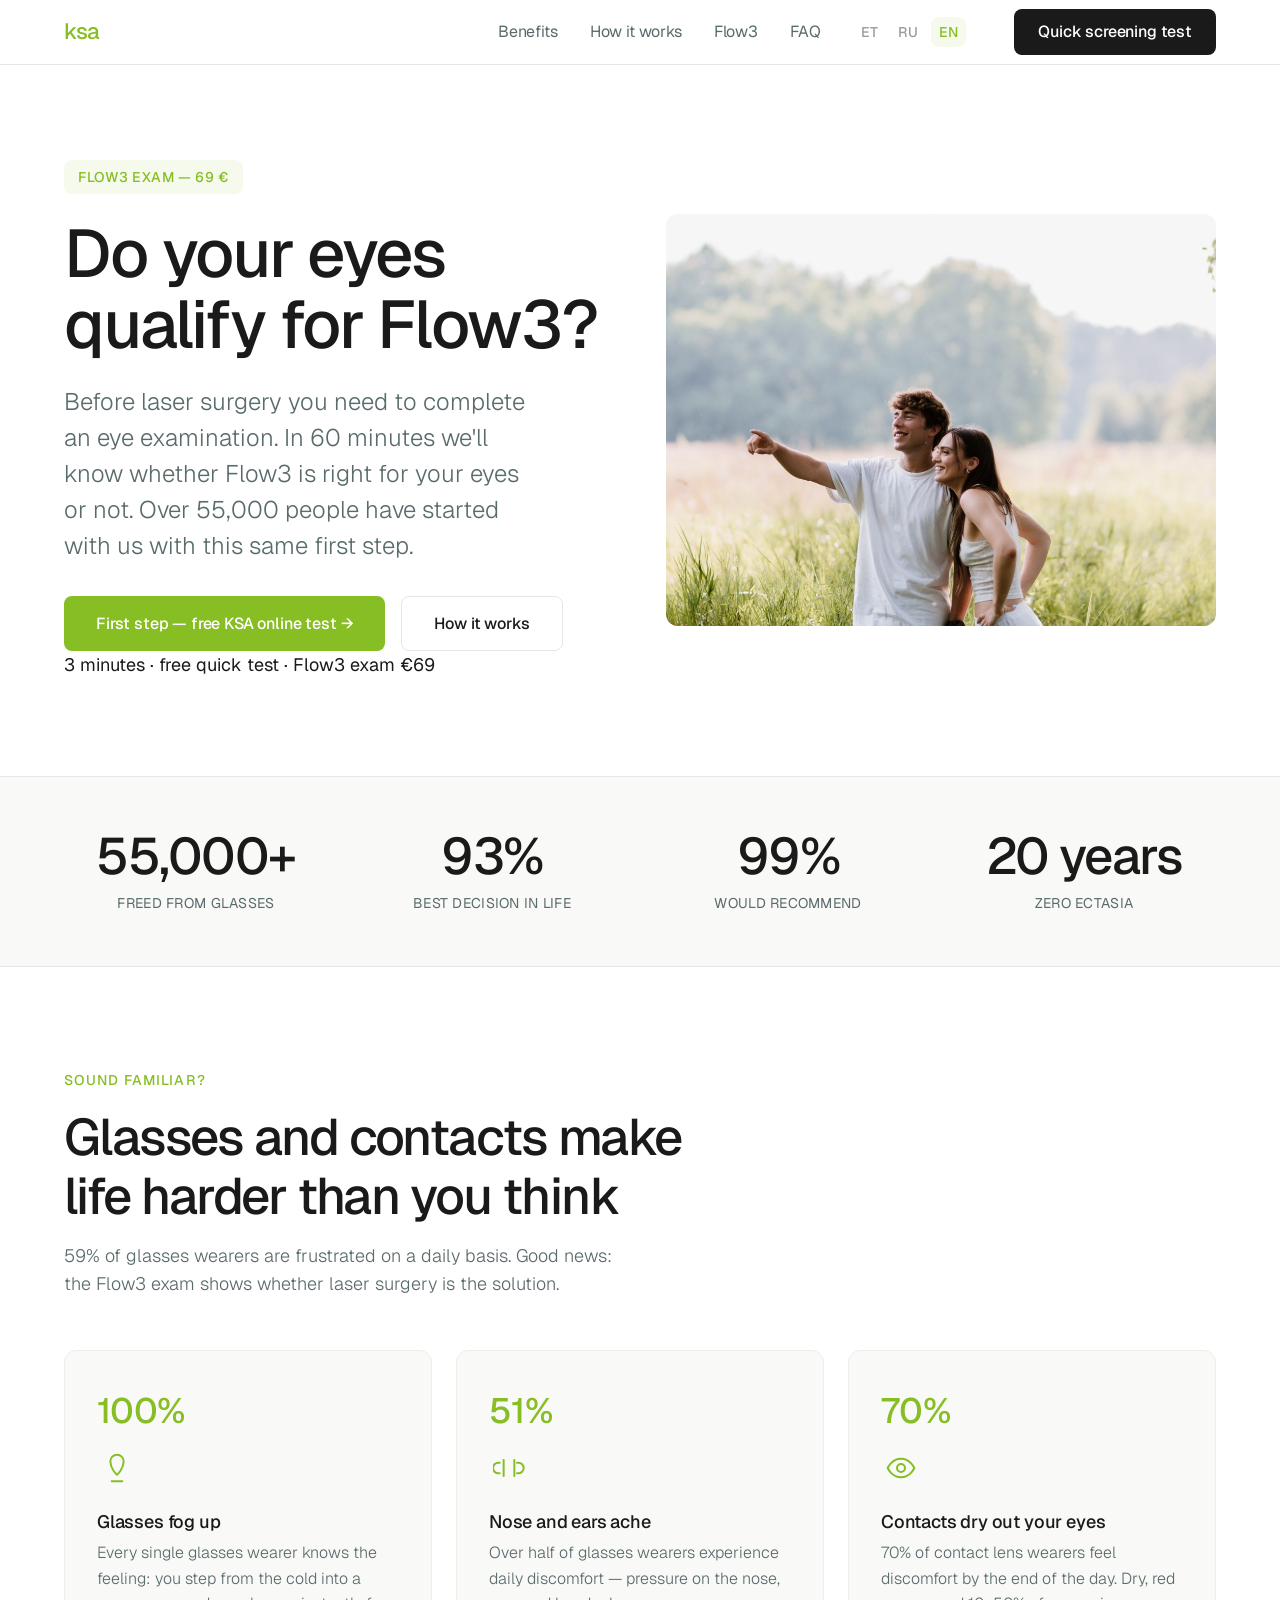
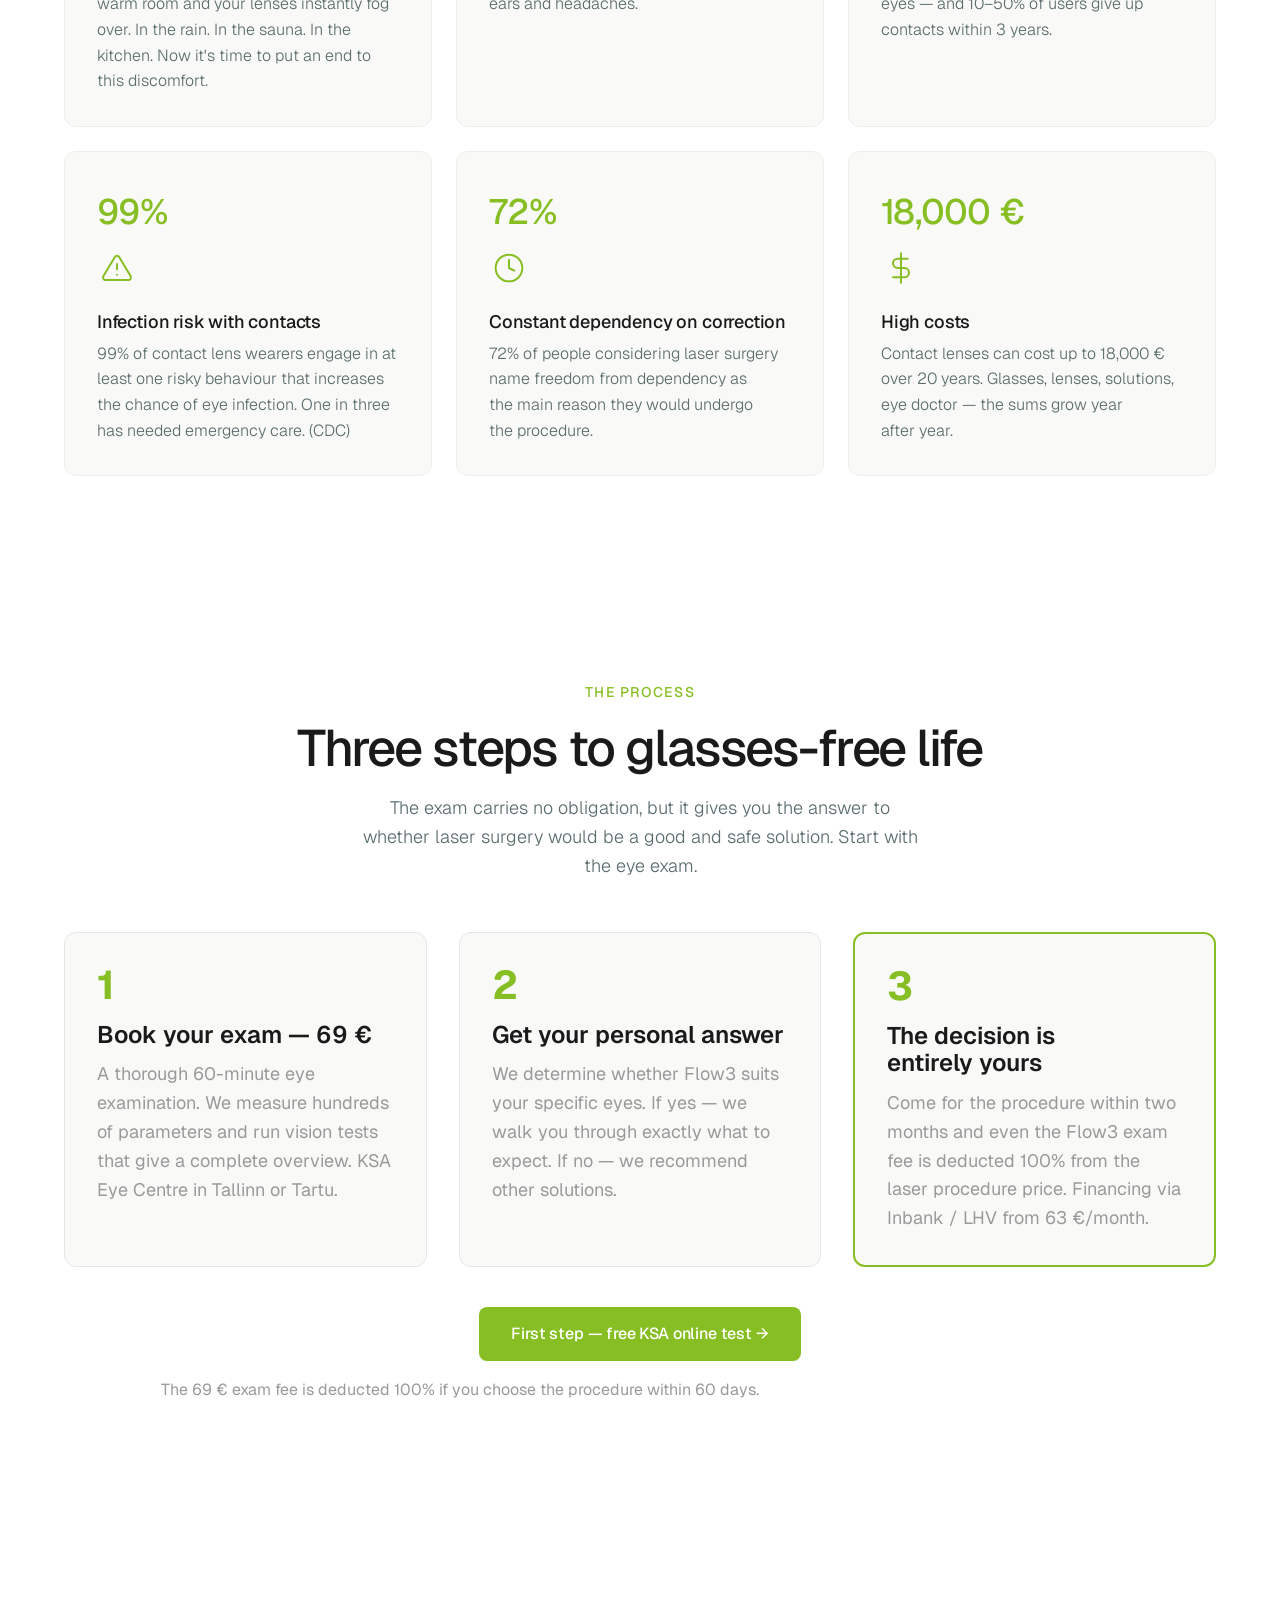
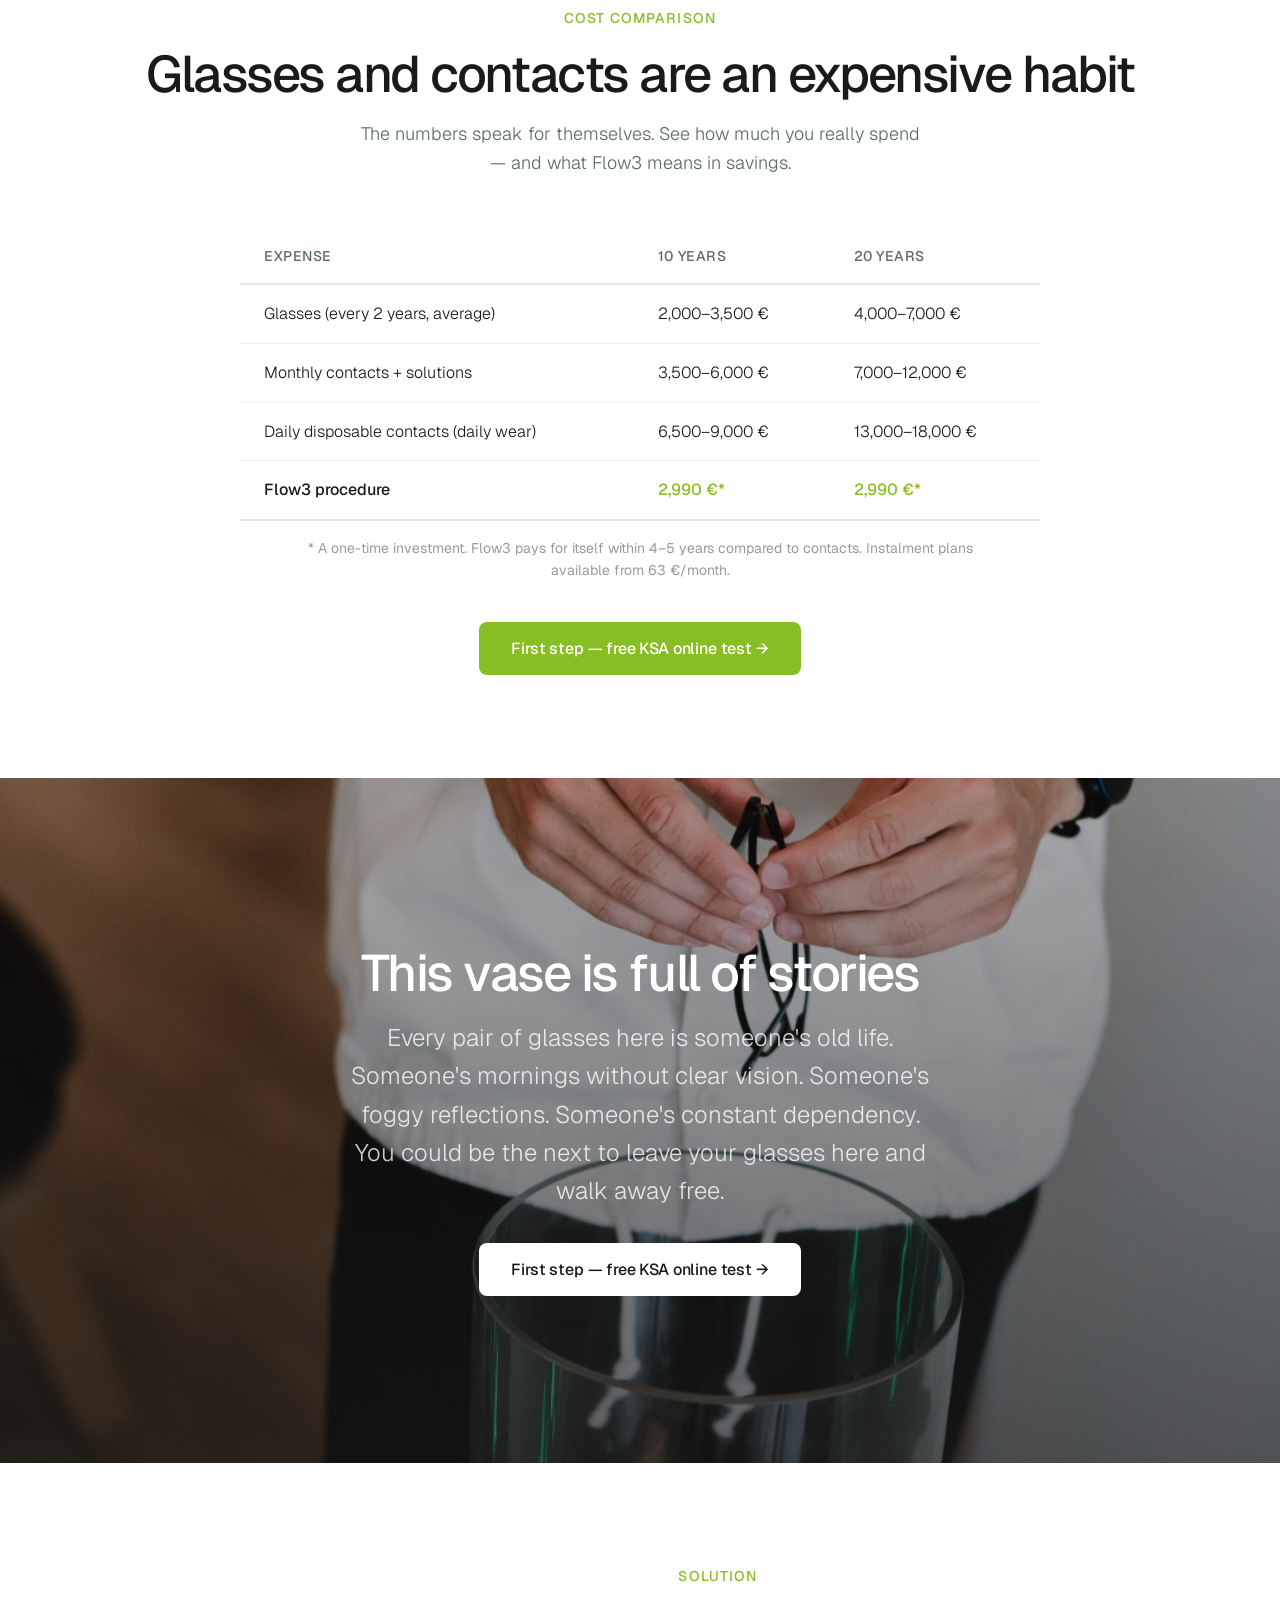
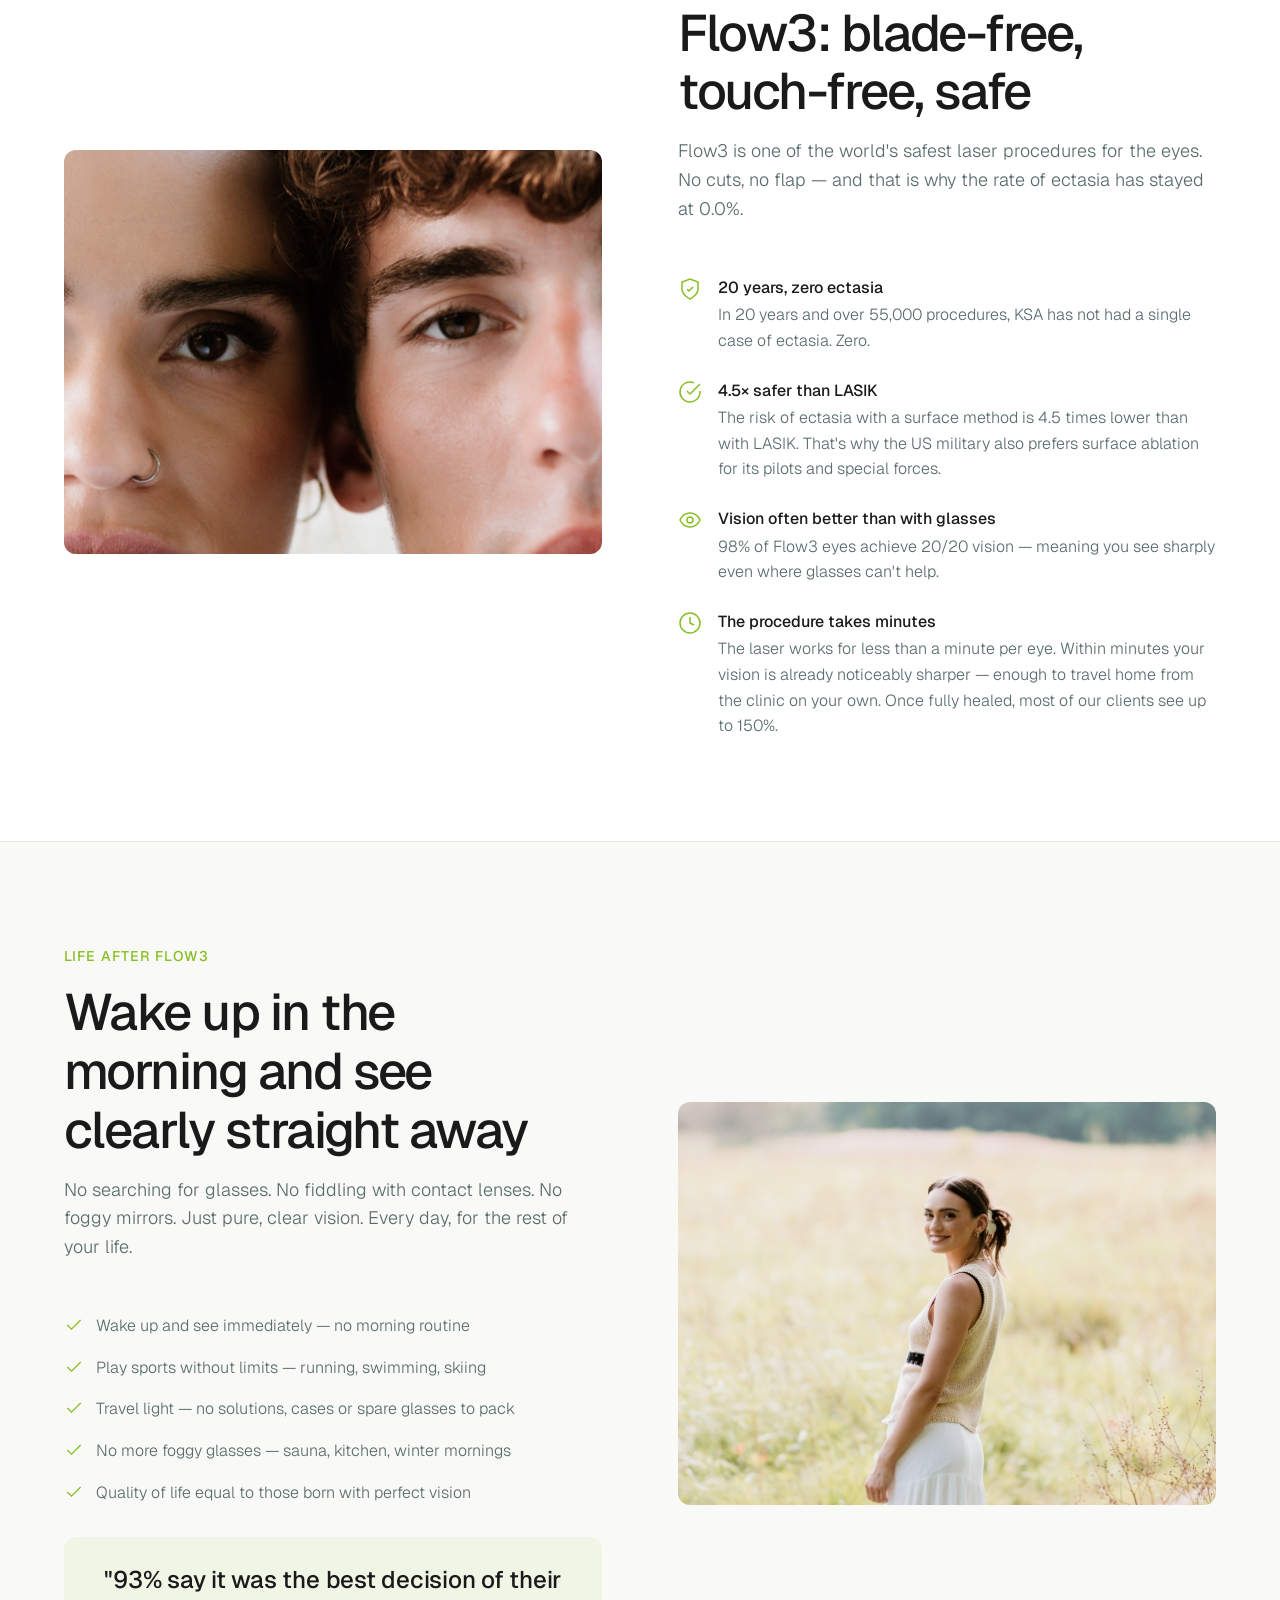
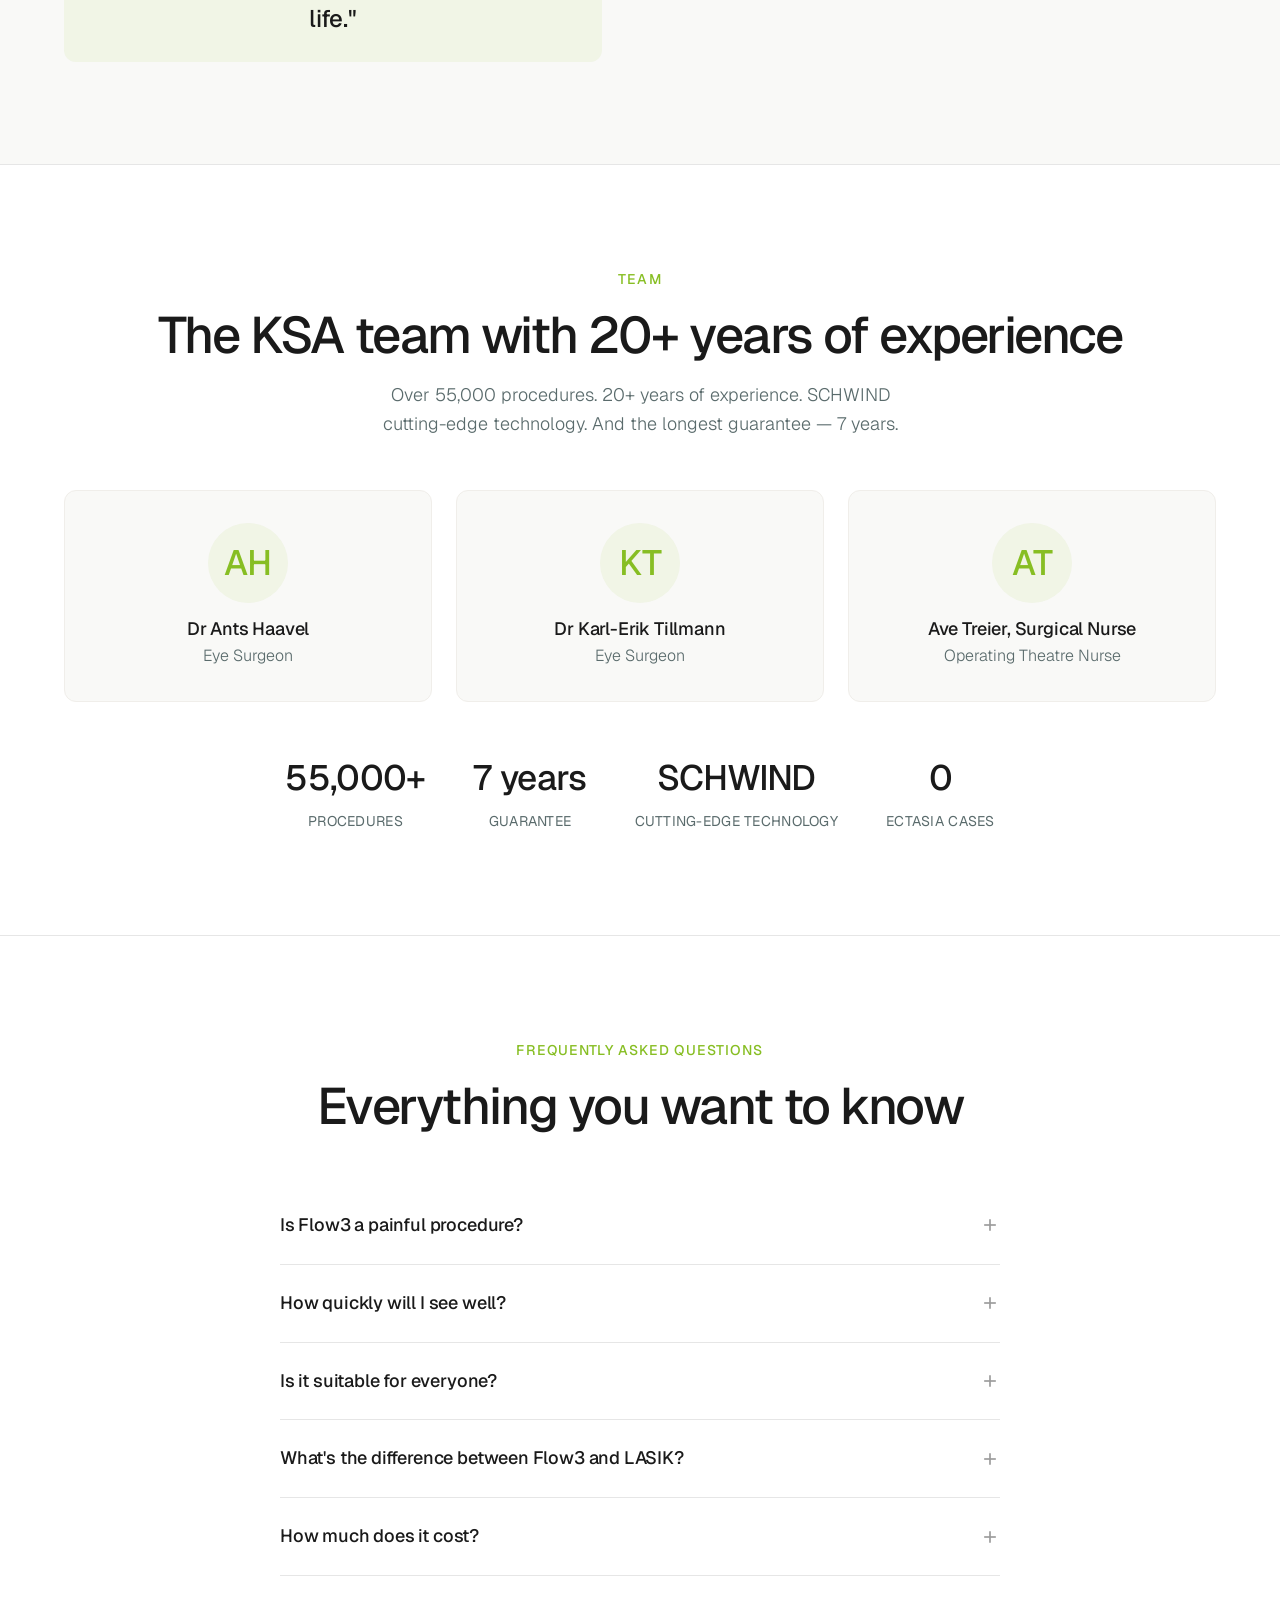
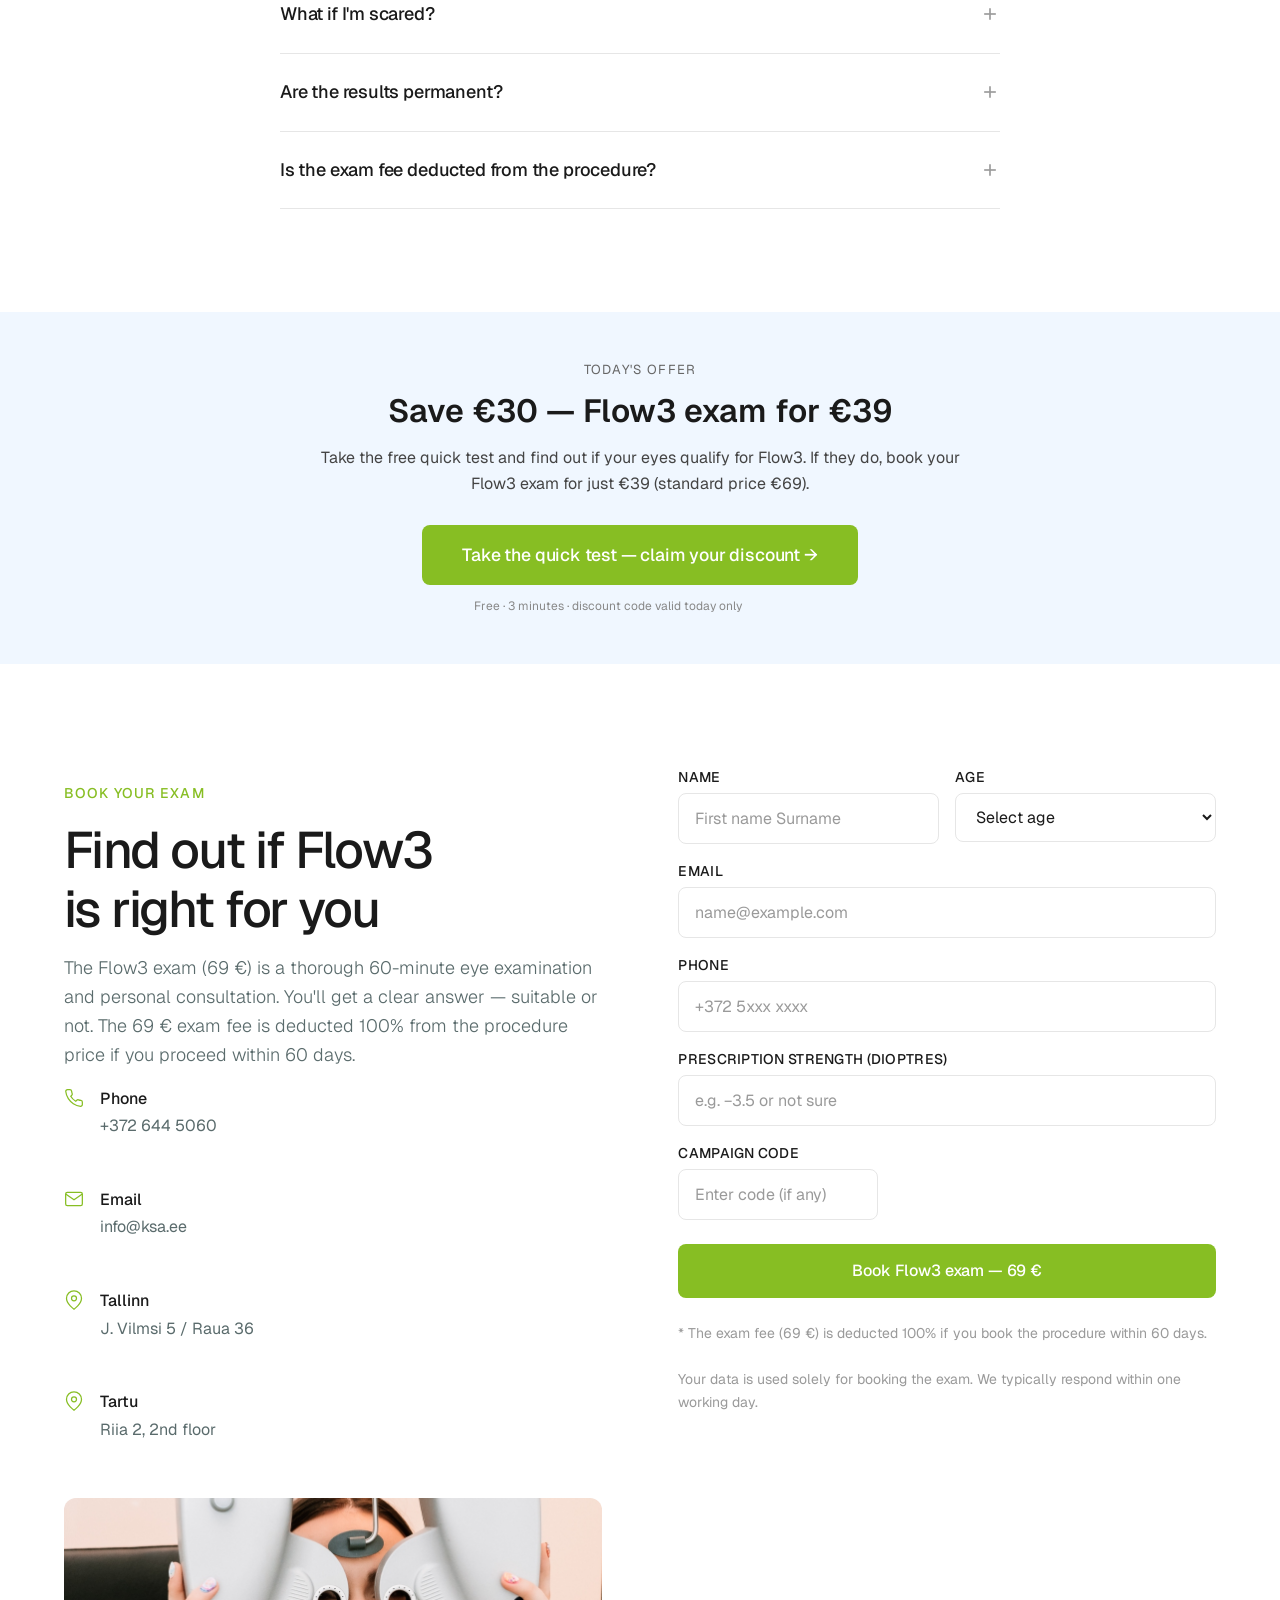
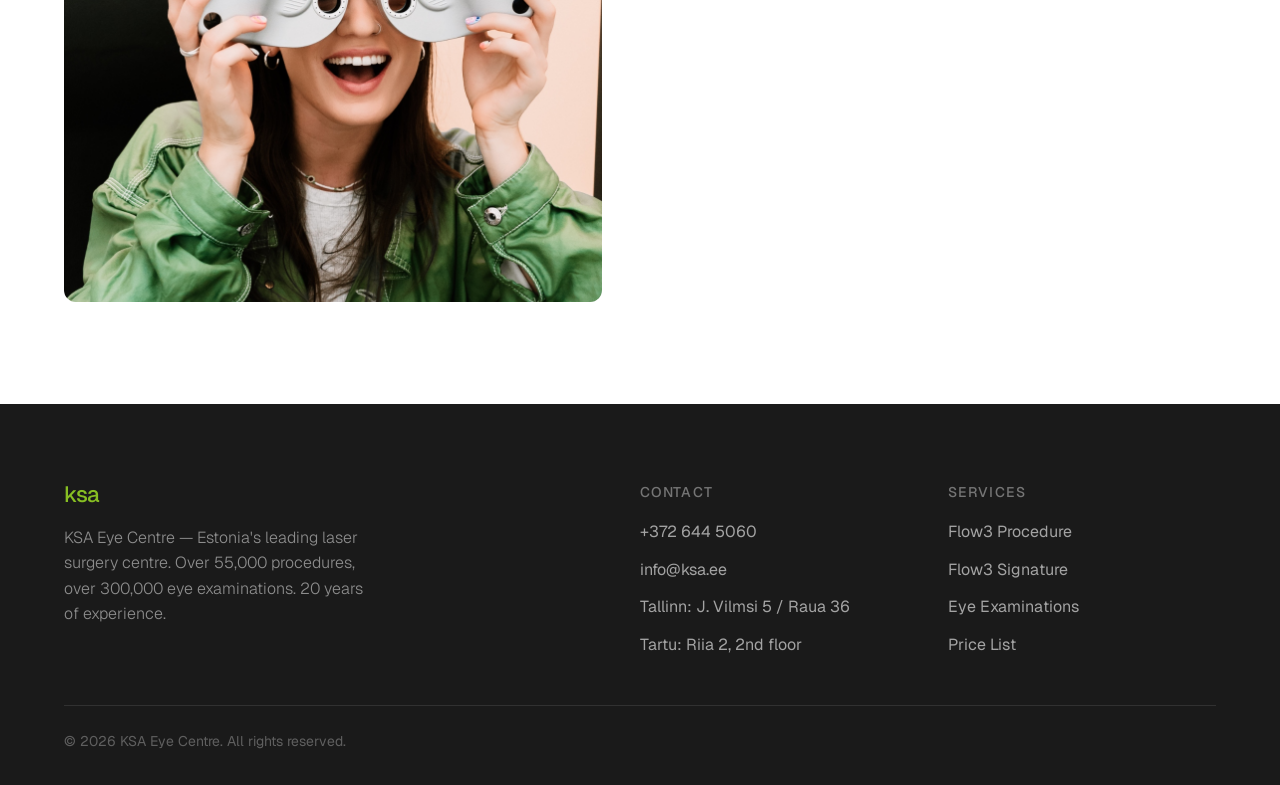
<file: en.html>
<!DOCTYPE html>
<html lang="en">
<head>
<!-- Google Tag Manager -->
<script>(function(w,d,s,l,i){w[l]=w[l]||[];w[l].push({'gtm.start':
new Date().getTime(),event:'gtm.js'});var f=d.getElementsByTagName(s)[0],
j=d.createElement(s),dl=l!='dataLayer'?'&l='+l:'';j.async=true;j.src=
'https://www.googletagmanager.com/gtm.js?id='+i+dl;f.parentNode.insertBefore(j,f);
})(window,document,'script','dataLayer','GTM-KCZVRJ8');</script>
<!-- End Google Tag Manager -->
<!-- Google Ads tag (gtag.js) -->
<script async src="https://www.googletagmanager.com/gtag/js?id=AW-18030087653"></script>
<script>
window.dataLayer = window.dataLayer || [];
function gtag(){dataLayer.push(arguments);}
gtag('js', new Date());
gtag('config', 'AW-18030087653');
</script>
<meta charset="UTF-8">
<meta name="viewport" content="width=device-width, initial-scale=1.0">
<title>Do Your Eyes Qualify for Flow3? — KSA Eye Centre | Exam 69 €</title>
<meta name="description" content="Laser eye surgery in Tallinn, Estonia. Flow3 SmartSurface — touch-free, bladeless vision correction at KSA Eye Clinic. 55,000+ procedures. Free online screening test.">
<meta property="og:title" content="Do Your Eyes Qualify for Flow3? — KSA Eye Centre">
<meta property="og:description" content="The first step is an exam, not a commitment. 60 minutes — get your personal answer. 55,000+ have already chosen. Book exam — 69 €.">
<meta property="og:type" content="website">

<link rel="preconnect" href="https://fonts.googleapis.com">
<link rel="preconnect" href="https://fonts.gstatic.com" crossorigin>
<link href="https://fonts.googleapis.com/css2?family=Geist:wght@300;400;500;600&display=swap" rel="stylesheet">

<link rel="stylesheet" href="./base.css">
<link rel="stylesheet" href="./style.css">
<noscript><style>.reveal { opacity: 1 !important; transform: none !important; }</style></noscript>
<!-- Meta Pixel Code -->
<script>
!function(f,b,e,v,n,t,s)
{if(f.fbq)return;n=f.fbq=function(){n.callMethod?
n.callMethod.apply(n,arguments):n.queue.push(arguments)};
if(!f._fbq)f._fbq=n;n.push=n;n.loaded=!0;n.version="2.0";
n.queue=[];t=b.createElement(e);t.async=!0;
t.src=v;s=b.getElementsByTagName(e)[0];
s.parentNode.insertBefore(t,s)}(window, document,"script",
"https://connect.facebook.net/en_US/fbevents.js");
fbq("init", "116445785392738");
fbq("track", "PageView");
</script>
<noscript><img height="1" width="1" style="display:none"
src="https://www.facebook.com/tr?id=116445785392738&ev=PageView&noscript=1"/></noscript>
<!-- End Meta Pixel Code -->
<!-- KSA Silmakeskus Schema Markup — LLM & Search Optimization -->
<script type="application/ld+json">
{
  "@context": "https://schema.org",
  "@type": "MedicalOrganization",
  "name": "KSA Silmakeskus",
  "alternateName": ["KSA Eye Centre", "KSA Глазной Центр"],
  "url": "https://ksa.ee",
  "logo": "https://ksa.ee/logo.png",
  "description": "Estonia's leading laser eye surgery clinic. 55,000+ procedures, 0 ectasia cases in 20+ years. Flow3 SmartSurface touch-free laser vision correction.",
  "foundingDate": "2005",
  "telephone": "+372 644 5060",
  "email": "info@ksa.ee",
  "address": [
    {
      "@type": "PostalAddress",
      "streetAddress": "J. Vilmsi 5",
      "addressLocality": "Tallinn",
      "postalCode": "10126",
      "addressCountry": "EE"
    },
    {
      "@type": "PostalAddress",
      "streetAddress": "Riia 2, 2. korrus",
      "addressLocality": "Tartu",
      "addressCountry": "EE"
    }
  ],
  "geo": {
    "@type": "GeoCoordinates",
    "latitude": "59.4370",
    "longitude": "24.7636"
  },
  "openingHoursSpecification": {
    "@type": "OpeningHoursSpecification",
    "dayOfWeek": ["Monday","Tuesday","Wednesday","Thursday","Friday"],
    "opens": "09:00",
    "closes": "18:00"
  },
  "medicalSpecialty": "Ophthalmology",
  "availableService": [
    {
      "@type": "MedicalProcedure",
      "name": "Flow3 SmartSurface Laser Vision Correction",
      "alternateName": "Flow3",
      "procedureType": "NoninvasiveProcedure",
      "description": "Energy-optimized touch-free laser vision correction using 25-50% less energy than competitors. No incision, no flap. Clear vision next day.",
      "howPerformed": "SCHWIND AMARIS laser reshapes cornea surface without touching it. Procedure takes under 1 minute per eye.",
      "preparation": "60-minute comprehensive eye examination (€69, fully deducted from procedure cost)",
      "followup": "Up to 7-year guarantee — longest in the Baltics",
      "status": "https://schema.org/ActiveActionStatus",
      "offers": [
        {
          "@type": "Offer",
          "name": "Flow3 Standard",
          "price": "2990",
          "priceCurrency": "EUR",
          "description": "Both eyes. Instalment from €63/month via Inbank or LHV."
        },
        {
          "@type": "Offer",
          "name": "Flow3 Signature",
          "price": "3990",
          "priceCurrency": "EUR"
        },
        {
          "@type": "Offer",
          "name": "Flow3 Eye Examination",
          "price": "69",
          "priceCurrency": "EUR",
          "description": "60-minute comprehensive exam. 100% deducted from procedure price if patient proceeds within 60 days."
        }
      ]
    }
  ],
  "employee": [
    {
      "@type": "Physician",
      "name": "Dr. Ants Haavel",
      "jobTitle": "CEO and Ophthalmic Surgeon",
      "description": "20+ years experience in laser eye surgery. Performed 55,000+ procedures with 0 ectasia cases."
    },
    {
      "@type": "Physician",
      "name": "Dr. Karl-Erik Tillmann",
      "jobTitle": "Ophthalmic Surgeon"
    }
  ],
  "aggregateRating": {
    "@type": "AggregateRating",
    "ratingValue": "4.9",
    "reviewCount": "2500",
    "bestRating": "5"
  },
  "sameAs": [
    "https://www.facebook.com/KSASilmakeskus",
    "https://www.instagram.com/ksa_silmakeskus"
  ],
  "hasCredential": {
    "@type": "EducationalOccupationalCredential",
    "credentialCategory": "Medical License",
    "description": "55,000+ laser procedures performed. Zero ectasia cases in 20+ year history. SCHWIND certified centre."
  },
  "keywords": "laser eye surgery Estonia, Flow3, silma laseroperatsioon, лазерная коррекция зрения Таллинн, SmartSurface, touch-free laser, KSA Silmakeskus"
}
</script>

<!-- SEO: Canonical + hreflang -->
<link rel="canonical" href="https://glasses.ksa.ee/en">
<link rel="alternate" hreflang="et" href="https://glasses.ksa.ee/">
<link rel="alternate" hreflang="ru" href="https://glasses.ksa.ee/ru">
<link rel="alternate" hreflang="en" href="https://glasses.ksa.ee/en">
<link rel="alternate" hreflang="x-default" href="https://glasses.ksa.ee/">

<!-- SEO: OG improvements -->
<meta property="og:url" content="https://glasses.ksa.ee/en">
<meta property="og:site_name" content="KSA Silmakeskus">
<meta name="twitter:card" content="summary_large_image">

<!-- SEO: Schema.org JSON-LD -->
<script type="application/ld+json">
{
  "@context": "https://schema.org",
  "@graph": [
    {
      "@type": ["MedicalBusiness", "LocalBusiness"],
      "@id": "https://ksa.ee/#organization",
      "name": "KSA Silmakeskus",
      "alternateName": "KSA Eye Clinic",
      "url": "https://ksa.ee",
      "description": "Estonia's leading laser eye surgery clinic. Flow3 SmartSurface touch-free vision correction. 55,000+ procedures, 0 ectasia cases in 20+ years.",
      "address": {
        "@type": "PostalAddress",
        "streetAddress": "Raua 36",
        "addressLocality": "Tallinn",
        "addressRegion": "Harjumaa",
        "postalCode": "10124",
        "addressCountry": "EE"
      },
      "geo": {
        "@type": "GeoCoordinates",
        "latitude": 59.4323,
        "longitude": 24.7546
      },
      "medicalSpecialty": "Ophthalmology",
      "priceRange": "€€",
      "currenciesAccepted": "EUR",
      "sameAs": ["https://ksa.ee"]
    },
    {
      "@type": "WebPage",
      "@id": "https://glasses.ksa.ee/en#webpage",
      "url": "https://glasses.ksa.ee/en",
      "name": "Do Your Eyes Qualify for Flow3? — KSA Eye Centre | Exam 69 €",
      "description": "Laser eye surgery in Tallinn, Estonia. Flow3 SmartSurface — touch-free, bladeless vision correction at KSA Eye Clinic. 55,000+ procedures. Free online screening test.",
      "inLanguage": "en-GB",
      "isPartOf": {"@id": "https://ksa.ee/#organization"},
      "about": {"@id": "https://ksa.ee/#organization"},
      "breadcrumb": {"@id": "https://glasses.ksa.ee/#breadcrumb"}
    },
    {
      "@type": "BreadcrumbList",
      "@id": "https://glasses.ksa.ee/#breadcrumb",
      "itemListElement": [
        {
          "@type": "ListItem",
          "position": 1,
          "name": "KSA Silmakeskus",
          "item": "https://ksa.ee"
        },
        {
          "@type": "ListItem",
          "position": 2,
          "name": "Prillid ja läätsed",
          "item": "https://glasses.ksa.ee/"
        }
      ]
    },
    {
      "@type": "FAQPage",
      "mainEntity": [
        {
          "@type": "Question",
          "name": "Is Flow3 a painful procedure?",
          "acceptedAnswer": {
            "@type": "Answer",
            "text": "The procedure itself is painless — the eye is numbed with drops. After, there are 2–3 days of mild discomfort and light sensitivity. Most patients say it was much easier than they expected."
          }
        },
        {
          "@type": "Question",
          "name": "How quickly will I see well?",
          "acceptedAnswer": {
            "@type": "Answer",
            "text": "Within minutes after the laser, vision is significantly improved. Within the first week, vision stabilises to 80–90%. The final result arrives within 1–3 months as the cornea fully heals."
          }
        },
        {
          "@type": "Question",
          "name": "Is it suitable for everyone?",
          "acceptedAnswer": {
            "@type": "Answer",
            "text": "Flow3 is suitable for most short-sighted people aged 18–45. During the examination, we measure corneal thickness, eye health and dioptre stability."
          }
        },
        {
          "@type": "Question",
          "name": "How much does it cost?",
          "acceptedAnswer": {
            "@type": "Answer",
            "text": "The Flow3 procedure costs 2,990 € (both eyes). The examination costs 69 € and is deducted 100% if you book within 60 days. Instalment plans from 63 €/month."
          }
        },
        {
          "@type": "Question",
          "name": "Are the results permanent?",
          "acceptedAnswer": {
            "@type": "Answer",
            "text": "Yes. Long-term studies confirm that surface laser surgery results are stable and lasting. KSA offers a guarantee of up to 7 years — the longest in the Baltics."
          }
        }
      ]
    }
  ]
}
</script>

</head>
<body>
<!-- Google Tag Manager (noscript) -->
<noscript><iframe src="https://www.googletagmanager.com/ns.html?id=GTM-KCZVRJ8" height="0" width="0" style="display:none;visibility:hidden"></iframe></noscript>
<!-- End Google Tag Manager (noscript) -->

<!-- ===== HEADER ===== -->
<header class="header" id="header">
  <div class="container header__inner">
    <a href="https://ksa.ee" target="_blank" rel="noopener noreferrer" class="header__logo" aria-label="KSA Eye Centre">
      <svg viewBox="0 0 120 48" fill="none" xmlns="http://www.w3.org/2000/svg" aria-hidden="true">
        <text x="0" y="36" font-family="Geist, sans-serif" font-weight="500" font-size="38" fill="#87be23" letter-spacing="-2">ksa</text>
      </svg>
    </a>
    <nav class="header__nav" id="mainNav">
      <a href="#benefits">Benefits</a>
      <a href="#how-it-works">How it works</a>
      <a href="#solution">Flow3</a>
      <a href="#faq">FAQ</a>
      <div class="lang-switch">
        <a href="/">ET</a>
        <a href="/ru">RU</a>
        <a href="/en" class="active">EN</a>
      </div>
      <a href="https://kiirtest.ksa.ee" class="header__cta" target="_blank" rel="noopener noreferrer">Quick screening test</a>
    </nav>
    <button class="mobile-toggle" id="mobileToggle" aria-label="Menu">
      <span></span><span></span><span></span>
    </button>
  </div>
</header>

<!-- ===== 1. HERO ===== -->
<section class="hero">
  <div class="container">
    <div class="hero__grid">
      <div class="hero__content">
        <div class="hero__badge">Flow3 exam — 69 €</div>
        <h1 class="hero__title">Do your eyes qualify for Flow3?</h1>
        <p class="hero__subtitle">Before laser surgery you need to complete an eye examination. In 60 minutes we'll know whether Flow3 is right for your eyes or not. Over 55,000 people have started with us with this same first step.</p>
        <div class="hero__actions">
          <a href="https://kiirtest.ksa.ee" class="btn btn--primary" target="_blank" rel="noopener noreferrer">First step — free KSA online test →</a>
          <a href="#how-it-works" class="btn btn--outline">How it works</a>
        </div>
        <p class="hero__note">3 minutes · free quick test · Flow3 exam €69</p>
      </div>
      <div class="hero__image">
        <img src="./assets/couple-field.jpg" alt="Young couple in nature, enjoying clear vision without glasses" loading="eager" width="800" height="600">
      </div>
    </div>
  </div>
</section>

<!-- ===== 2. STATS BAR ===== -->
<section class="stats">
  <div class="container">
    <div class="stats__grid">
      <div class="stats__item reveal">
        <div class="stats__number">55,000+</div>
        <div class="stats__label">freed from glasses</div>
      </div>
      <div class="stats__item reveal">
        <div class="stats__number">93%</div>
        <div class="stats__label">best decision in life</div>
      </div>
      <div class="stats__item reveal">
        <div class="stats__number">99%</div>
        <div class="stats__label">would recommend</div>
      </div>
      <div class="stats__item reveal">
        <div class="stats__number">20 years</div>
        <div class="stats__label">zero ectasia</div>
      </div>
    </div>
  </div>
</section>

<!-- ===== 3. PAIN POINTS ===== -->
<section class="benefits" id="benefits">
  <div class="container">
    <div class="section__label">Sound familiar?</div>
    <h2 class="section__title">Glasses and contacts make life harder than you think</h2>
    <p class="section__subtitle">59% of glasses wearers are frustrated on a daily basis. Good news: the Flow3 exam shows whether laser surgery is the solution.</p>

    <div class="benefits__grid">
      <div class="benefit-card reveal">
        <div class="benefit-card__stat">100%</div>
        <div class="benefit-card__icon">
          <svg width="32" height="32" viewBox="0 0 24 24" fill="none" stroke="currentColor" stroke-width="1.5" stroke-linecap="round" stroke-linejoin="round"><path d="M12 2a5 5 0 0 1 5 5c0 6-5 10-5 10s-5-4-5-10a5 5 0 0 1 5-5z"/><path d="M8 22h8"/></svg>
        </div>
        <h3 class="benefit-card__title">Glasses fog up</h3>
        <p class="benefit-card__text">Every single glasses wearer knows the feeling: you step from the cold into a warm room and your lenses instantly fog over. In the rain. In the sauna. In the kitchen. Now it's time to put an end to this discomfort.</p>
      </div>

      <div class="benefit-card reveal">
        <div class="benefit-card__stat">51%</div>
        <div class="benefit-card__icon">
          <svg width="32" height="32" viewBox="0 0 24 24" fill="none" stroke="currentColor" stroke-width="1.5" stroke-linecap="round" stroke-linejoin="round"><path d="M18 8h1a4 4 0 0 1 0 8h-1"/><path d="M5 8H4a4 4 0 0 0 0 8h1"/><line x1="8" y1="6" x2="8" y2="18"/><line x1="16" y1="6" x2="16" y2="18"/></svg>
        </div>
        <h3 class="benefit-card__title">Nose and ears ache</h3>
        <p class="benefit-card__text">Over half of glasses wearers experience daily discomfort — pressure on the nose, ears and headaches.</p>
      </div>

      <div class="benefit-card reveal">
        <div class="benefit-card__stat">70%</div>
        <div class="benefit-card__icon">
          <svg width="32" height="32" viewBox="0 0 24 24" fill="none" stroke="currentColor" stroke-width="1.5" stroke-linecap="round" stroke-linejoin="round"><path d="M2 12s3-7 10-7 10 7 10 7-3 7-10 7-10-7-10-7z"/><circle cx="12" cy="12" r="3"/></svg>
        </div>
        <h3 class="benefit-card__title">Contacts dry out your eyes</h3>
        <p class="benefit-card__text">70% of contact lens wearers feel discomfort by the end of the day. Dry, red eyes — and 10–50% of users give up contacts within 3 years.</p>
      </div>

      <div class="benefit-card reveal">
        <div class="benefit-card__stat">99%</div>
        <div class="benefit-card__icon">
          <svg width="32" height="32" viewBox="0 0 24 24" fill="none" stroke="currentColor" stroke-width="1.5" stroke-linecap="round" stroke-linejoin="round"><path d="M10.29 3.86L1.82 18a2 2 0 0 0 1.71 3h16.94a2 2 0 0 0 1.71-3L13.71 3.86a2 2 0 0 0-3.42 0z"/><line x1="12" y1="9" x2="12" y2="13"/><line x1="12" y1="17" x2="12.01" y2="17"/></svg>
        </div>
        <h3 class="benefit-card__title">Infection risk with contacts</h3>
        <p class="benefit-card__text">99% of contact lens wearers engage in at least one risky behaviour that increases the chance of eye infection. One in three has needed emergency care. (CDC)</p>
      </div>

      <div class="benefit-card reveal">
        <div class="benefit-card__stat">72%</div>
        <div class="benefit-card__icon">
          <svg width="32" height="32" viewBox="0 0 24 24" fill="none" stroke="currentColor" stroke-width="1.5" stroke-linecap="round" stroke-linejoin="round"><circle cx="12" cy="12" r="10"/><path d="M12 6v6l4 2"/></svg>
        </div>
        <h3 class="benefit-card__title">Constant dependency on correction</h3>
        <p class="benefit-card__text">72% of people considering laser surgery name freedom from dependency as the main reason they would undergo the procedure.</p>
      </div>

      <div class="benefit-card reveal">
        <div class="benefit-card__stat">18,000 €</div>
        <div class="benefit-card__icon">
          <svg width="32" height="32" viewBox="0 0 24 24" fill="none" stroke="currentColor" stroke-width="1.5" stroke-linecap="round" stroke-linejoin="round"><line x1="12" y1="1" x2="12" y2="23"/><path d="M17 5H9.5a3.5 3.5 0 0 0 0 7h5a3.5 3.5 0 0 1 0 7H6"/></svg>
        </div>
        <h3 class="benefit-card__title">High costs</h3>
        <p class="benefit-card__text">Contact lenses can cost up to 18,000 € over 20 years. Glasses, lenses, solutions, eye doctor — the sums grow year after year.</p>
      </div>
    </div>
  </div>
</section>

<!-- ===== 4. HOW IT WORKS ===== -->
<section class="how-it-works" id="how-it-works">
  <div class="container">
    <div class="section__label" style="text-align:center;">The process</div>
    <h2 class="section__title" style="text-align:center;">Three steps to glasses-free life</h2>
    <p class="section__subtitle" style="text-align:center;margin-left:auto;margin-right:auto;margin-bottom:clamp(var(--space-10),4vw,var(--space-16));">The exam carries no obligation, but it gives you the answer to whether laser surgery would be a good and safe solution. Start with the eye exam.</p>

    <div class="steps__grid" style="display:grid;grid-template-columns:repeat(auto-fit,minmax(260px,1fr));gap:var(--space-8);margin-bottom:var(--space-10);">
      <div class="step-card reveal" style="background:var(--color-surface);border:1px solid var(--color-border);border-radius:var(--radius-lg);padding:var(--space-8);">
        <div style="font-size:2.5rem;font-weight:700;color:var(--color-accent);margin-bottom:var(--space-4);line-height:1;">1</div>
        <h3 style="font-size:var(--text-lg);font-weight:600;margin-bottom:var(--space-3);">Book your exam — 69 €</h3>
        <p style="color:var(--color-text-muted);line-height:1.6;">A thorough 60-minute eye examination. We measure hundreds of parameters and run vision tests that give a complete overview. KSA Eye Centre in Tallinn or Tartu.</p>
      </div>
      <div class="step-card reveal" style="background:var(--color-surface);border:1px solid var(--color-border);border-radius:var(--radius-lg);padding:var(--space-8);">
        <div style="font-size:2.5rem;font-weight:700;color:var(--color-accent);margin-bottom:var(--space-4);line-height:1;">2</div>
        <h3 style="font-size:var(--text-lg);font-weight:600;margin-bottom:var(--space-3);">Get your personal answer</h3>
        <p style="color:var(--color-text-muted);line-height:1.6;">We determine whether Flow3 suits your specific eyes. If yes — we walk you through exactly what to expect. If no — we recommend other solutions.</p>
      </div>
      <div class="step-card reveal" style="background:var(--color-surface);border:2px solid var(--color-accent);border-radius:var(--radius-lg);padding:var(--space-8);">
        <div style="font-size:2.5rem;font-weight:700;color:var(--color-accent);margin-bottom:var(--space-4);line-height:1;">3</div>
        <h3 style="font-size:var(--text-lg);font-weight:600;margin-bottom:var(--space-3);">The decision is entirely yours</h3>
        <p style="color:var(--color-text-muted);line-height:1.6;">Come for the procedure within two months and even the Flow3 exam fee is deducted 100% from the laser procedure price. Financing via Inbank / LHV from 63 €/month.</p>
      </div>
    </div>

    <div style="text-align:center;">
      <a href="https://kiirtest.ksa.ee" target="_blank" rel="noopener noreferrer" class="btn btn--primary">First step — free KSA online test →</a>
      <p style="margin-top:var(--space-4);font-size:var(--text-sm);color:var(--color-text-muted);">The 69 € exam fee is deducted 100% if you choose the procedure within 60 days.</p>
    </div>
  </div>
</section>

<!-- ===== 5. COST COMPARISON ===== -->
<section class="comparison" id="cost">
  <div class="container">
    <div class="section__label" style="text-align:center;">Cost comparison</div>
    <h2 class="section__title" style="text-align:center;">Glasses and contacts are an expensive habit</h2>
    <p class="section__subtitle" style="text-align:center;margin-left:auto;margin-right:auto;margin-bottom:clamp(var(--space-10),4vw,var(--space-16));">The numbers speak for themselves. See how much you really spend — and what Flow3 means in savings.</p>

    <table class="comparison__table reveal">
      <thead>
        <tr>
          <th>Expense</th>
          <th>10 years</th>
          <th>20 years</th>
        </tr>
      </thead>
      <tbody>
        <tr>
          <td>Glasses (every 2 years, average)</td>
          <td>2,000–3,500 €</td>
          <td>4,000–7,000 €</td>
        </tr>
        <tr>
          <td>Monthly contacts + solutions</td>
          <td>3,500–6,000 €</td>
          <td>7,000–12,000 €</td>
        </tr>
        <tr>
          <td>Daily disposable contacts (daily wear)</td>
          <td>6,500–9,000 €</td>
          <td>13,000–18,000 €</td>
        </tr>
        <tr>
          <td>Flow3 procedure</td>
          <td class="highlight">2,990 €*</td>
          <td class="highlight">2,990 €*</td>
        </tr>
      </tbody>
    </table>
    <p style="text-align:center;font-size:var(--text-xs);color:var(--color-text-muted);margin-top:var(--space-4);max-width:720px;margin-left:auto;margin-right:auto;">* A one-time investment. Flow3 pays for itself within 4–5 years compared to contacts. Instalment plans available from 63 €/month.</p>

    <div style="text-align:center;margin-top:var(--space-10);">
      <a href="https://kiirtest.ksa.ee" target="_blank" rel="noopener noreferrer" class="btn btn--primary">First step — free KSA online test →</a>
    </div>
  </div>
</section>

<!-- ===== 5. GLASSES VASE — Dramatic ===== -->
<section class="dramatic">
  <div class="dramatic__bg">
    <img src="./assets/glasses-vase.jpg" alt="A person placing glasses into a vase full of old pairs — a moment of freedom" loading="lazy" width="1600" height="900">
  </div>
  <div class="dramatic__overlay"></div>
  <div class="dramatic__content reveal">
    <h2 class="dramatic__title">This vase is full of stories</h2>
    <p class="dramatic__text">Every pair of glasses here is someone's old life. Someone's mornings without clear vision. Someone's foggy reflections. Someone's constant dependency. You could be the next to leave your glasses here and walk away free.</p>
    <a href="https://kiirtest.ksa.ee" target="_blank" rel="noopener noreferrer" class="btn btn--white">First step — free KSA online test →</a>
  </div>
</section>

<!-- ===== 6. SOLUTION — Flow3 ===== -->
<section class="solution" id="solution">
  <div class="container">
    <div class="solution__grid">
      <div class="solution__image reveal">
        <img src="./assets/eyes-closeup.jpg" alt="Close-up of two people's beautiful eyes — clear vision after Flow3" loading="lazy" width="800" height="600">
      </div>
      <div>
        <div class="section__label">Solution</div>
        <h2 class="section__title">Flow3: blade-free, touch-free, safe</h2>
        <p class="section__subtitle">Flow3 is one of the world's safest laser procedures for the eyes. No cuts, no flap — and that is why the rate of ectasia has stayed at 0.0%.</p>

        <div class="solution__features">
          <div class="solution__feature">
            <svg class="solution__feature-icon" viewBox="0 0 24 24" fill="none" stroke="currentColor" stroke-width="1.5"><path d="M12 22s8-4 8-10V5l-8-3-8 3v7c0 6 8 10 8 10z"/><path d="m9 12 2 2 4-4"/></svg>
            <div class="solution__feature-text">
              <strong>20 years, zero ectasia</strong>
              In 20 years and over 55,000 procedures, KSA has not had a single case of ectasia. Zero.
            </div>
          </div>
          <div class="solution__feature">
            <svg class="solution__feature-icon" viewBox="0 0 24 24" fill="none" stroke="currentColor" stroke-width="1.5"><path d="M22 11.08V12a10 10 0 1 1-5.93-9.14"/><polyline points="22 4 12 14.01 9 11.01"/></svg>
            <div class="solution__feature-text">
              <strong>4.5× safer than LASIK</strong>
              The risk of ectasia with a surface method is 4.5 times lower than with LASIK. That's why the US military also prefers surface ablation for its pilots and special forces.
            </div>
          </div>
          <div class="solution__feature">
            <svg class="solution__feature-icon" viewBox="0 0 24 24" fill="none" stroke="currentColor" stroke-width="1.5"><path d="M2 12s3-7 10-7 10 7 10 7-3 7-10 7-10-7-10-7z"/><circle cx="12" cy="12" r="3"/></svg>
            <div class="solution__feature-text">
              <strong>Vision often better than with glasses</strong>
              98% of Flow3 eyes achieve 20/20 vision — meaning you see sharply even where glasses can't help.
            </div>
          </div>
          <div class="solution__feature">
            <svg class="solution__feature-icon" viewBox="0 0 24 24" fill="none" stroke="currentColor" stroke-width="1.5"><circle cx="12" cy="12" r="10"/><polyline points="12 6 12 12 16 14"/></svg>
            <div class="solution__feature-text">
              <strong>The procedure takes minutes</strong>
              The laser works for less than a minute per eye. Within minutes your vision is already noticeably sharper — enough to travel home from the clinic on your own. Once fully healed, most of our clients see up to 150%.
            </div>
          </div>
        </div>
      </div>
    </div>
  </div>
</section>

<!-- ===== 7. LIFE AFTER FLOW ===== -->
<section class="life-after">
  <div class="container">
    <div class="life-after__grid">
      <div>
        <div class="section__label">Life after Flow3</div>
        <h2 class="section__title">Wake up in the morning and see clearly straight away</h2>
        <p class="section__subtitle">No searching for glasses. No fiddling with contact lenses. No foggy mirrors. Just pure, clear vision. Every day, for the rest of your life.</p>

        <div class="life-after__list">
          <div class="life-after__item">
            <svg viewBox="0 0 24 24" fill="none" stroke="currentColor" stroke-width="1.5"><polyline points="20 6 9 17 4 12"/></svg>
            <span>Wake up and see immediately — no morning routine</span>
          </div>
          <div class="life-after__item">
            <svg viewBox="0 0 24 24" fill="none" stroke="currentColor" stroke-width="1.5"><polyline points="20 6 9 17 4 12"/></svg>
            <span>Play sports without limits — running, swimming, skiing</span>
          </div>
          <div class="life-after__item">
            <svg viewBox="0 0 24 24" fill="none" stroke="currentColor" stroke-width="1.5"><polyline points="20 6 9 17 4 12"/></svg>
            <span>Travel light — no solutions, cases or spare glasses to pack</span>
          </div>
          <div class="life-after__item">
            <svg viewBox="0 0 24 24" fill="none" stroke="currentColor" stroke-width="1.5"><polyline points="20 6 9 17 4 12"/></svg>
            <span>No more foggy glasses — sauna, kitchen, winter mornings</span>
          </div>
          <div class="life-after__item">
            <svg viewBox="0 0 24 24" fill="none" stroke="currentColor" stroke-width="1.5"><polyline points="20 6 9 17 4 12"/></svg>
            <span>Quality of life equal to those born with perfect vision</span>
          </div>
        </div>

        <div class="life-after__quote">"93% say it was the best decision of their life."</div>
      </div>
      <div class="life-after__image reveal">
        <img src="./assets/girl-smiling.jpg" alt="Happy young woman in nature, enjoying life without glasses after the Flow3 procedure" loading="lazy" width="800" height="600">
      </div>
    </div>
  </div>
</section>

<!-- ===== 8. TEAM ===== -->
<section class="team" id="team">
  <div class="container">
    <div class="section__label" style="text-align:center;">Team</div>
    <h2 class="section__title" style="text-align:center;">The KSA team with 20+ years of experience</h2>
    <p class="section__subtitle" style="text-align:center;margin-left:auto;margin-right:auto;">Over 55,000 procedures. 20+ years of experience. SCHWIND cutting-edge technology. And the longest guarantee — 7 years.</p>

    <div class="team__grid">
      <div class="team-card reveal">
        <div class="team-card__avatar">AH</div>
        <h3 class="team-card__name">Dr Ants Haavel</h3>
        <p class="team-card__role">Eye Surgeon</p>
      </div>
      <div class="team-card reveal">
        <div class="team-card__avatar">KT</div>
        <h3 class="team-card__name">Dr Karl-Erik Tillmann</h3>
        <p class="team-card__role">Eye Surgeon</p>
      </div>
      <div class="team-card reveal">
        <div class="team-card__avatar">AT</div>
        <h3 class="team-card__name">Ave Treier, Surgical Nurse</h3>
        <p class="team-card__role">Operating Theatre Nurse</p>
      </div>
    </div>

    <div class="team__trust reveal">
      <div class="team__trust-item">
        <div class="team__trust-number">55,000+</div>
        <div class="team__trust-label">procedures</div>
      </div>
      <div class="team__trust-item">
        <div class="team__trust-number">7 years</div>
        <div class="team__trust-label">guarantee</div>
      </div>
      <div class="team__trust-item">
        <div class="team__trust-number">SCHWIND</div>
        <div class="team__trust-label">cutting-edge technology</div>
      </div>
      <div class="team__trust-item">
        <div class="team__trust-number">0</div>
        <div class="team__trust-label">ectasia cases</div>
      </div>
    </div>
  </div>
</section>

<!-- ===== 9. FAQ ===== -->
<section class="faq" id="faq">
  <div class="container">
    <div class="section__label" style="text-align:center;">Frequently asked questions</div>
    <h2 class="section__title" style="text-align:center;margin-bottom:clamp(var(--space-10),4vw,var(--space-16));">Everything you want to know</h2>

    <div class="faq__list">
      <div class="faq__item">
        <button class="faq__question" aria-expanded="false">
          Is Flow3 a painful procedure?
          <svg class="faq__icon" viewBox="0 0 24 24" fill="none" stroke="currentColor" stroke-width="2"><line x1="12" y1="5" x2="12" y2="19"/><line x1="5" y1="12" x2="19" y2="12"/></svg>
        </button>
        <div class="faq__answer"><div class="faq__answer-inner">The procedure itself is painless — the eye is numbed with drops. After the procedure, there are 2–3 days of mild discomfort and light sensitivity, but pain is minimal. Most patients say it was much easier than they expected.</div></div>
      </div>

      <div class="faq__item">
        <button class="faq__question" aria-expanded="false">
          How quickly will I see well?
          <svg class="faq__icon" viewBox="0 0 24 24" fill="none" stroke="currentColor" stroke-width="2"><line x1="12" y1="5" x2="12" y2="19"/><line x1="5" y1="12" x2="19" y2="12"/></svg>
        </button>
        <div class="faq__answer"><div class="faq__answer-inner">Within just minutes after the laser, vision is already significantly improved. Within the first week, vision stabilises to 80–90%. The final result arrives within 1–3 months as the cornea fully heals. Many of our Flow clients are driving confidently just one week after the procedure.</div></div>
      </div>

      <div class="faq__item">
        <button class="faq__question" aria-expanded="false">
          Is it suitable for everyone?
          <svg class="faq__icon" viewBox="0 0 24 24" fill="none" stroke="currentColor" stroke-width="2"><line x1="12" y1="5" x2="12" y2="19"/><line x1="5" y1="12" x2="19" y2="12"/></svg>
        </button>
        <div class="faq__answer"><div class="faq__answer-inner">Flow3 is suitable for most short-sighted people aged 18–45. During the examination, we measure corneal thickness, eye health and dioptre stability. If Flow3 isn't right for you, we'll tell you honestly and offer alternatives. That's exactly why the exam is so important — it's your personal answer.</div></div>
      </div>

      <div class="faq__item">
        <button class="faq__question" aria-expanded="false">
          What's the difference between Flow3 and LASIK?
          <svg class="faq__icon" viewBox="0 0 24 24" fill="none" stroke="currentColor" stroke-width="2"><line x1="12" y1="5" x2="12" y2="19"/><line x1="5" y1="12" x2="19" y2="12"/></svg>
        </button>
        <div class="faq__answer"><div class="faq__answer-inner">LASIK cuts a flap in the cornea, under which the laser works — this creates a weak point. Flow3 (SmartSurface) works only on the corneal surface, without any cut or touch, removing just tens of micrometres to reshape the cornea slightly thinner and flatter. That's why the risk of ectasia is 4.5× lower and the cornea remains stronger. The US military prefers surface ablation for its pilots and special forces — that speaks for itself.</div></div>
      </div>

      <div class="faq__item">
        <button class="faq__question" aria-expanded="false">
          How much does it cost?
          <svg class="faq__icon" viewBox="0 0 24 24" fill="none" stroke="currentColor" stroke-width="2"><line x1="12" y1="5" x2="12" y2="19"/><line x1="5" y1="12" x2="19" y2="12"/></svg>
        </button>
        <div class="faq__answer"><div class="faq__answer-inner">The Flow3 procedure costs 2,990 € (both eyes). The examination costs 69 € — and this amount is deducted 100% if you book the procedure within 60 days. Instalment plans available through Inbank and LHV, from 63 €/month.</div></div>
      </div>

      <div class="faq__item">
        <button class="faq__question" aria-expanded="false">
          What if I'm scared?
          <svg class="faq__icon" viewBox="0 0 24 24" fill="none" stroke="currentColor" stroke-width="2"><line x1="12" y1="5" x2="12" y2="19"/><line x1="5" y1="12" x2="19" y2="12"/></svg>
        </button>
        <div class="faq__answer"><div class="faq__answer-inner">That's completely normal. Most of our patients feel a touch of anxiety before the procedure. Our team is well accustomed to it — we explain everything calmly, step by step. The procedure takes minutes, and afterwards almost everyone says: "I had no idea it would be this easy." 93% call Flow3 the best decision of their life.</div></div>
      </div>

      <div class="faq__item">
        <button class="faq__question" aria-expanded="false">
          Are the results permanent?
          <svg class="faq__icon" viewBox="0 0 24 24" fill="none" stroke="currentColor" stroke-width="2"><line x1="12" y1="5" x2="12" y2="19"/><line x1="5" y1="12" x2="19" y2="12"/></svg>
        </button>
        <div class="faq__answer"><div class="faq__answer-inner">Yes. Long-term studies (10–20 years) confirm that surface laser surgery results are stable and lasting. KSA offers a guarantee of up to 7 years — the longest in the Baltics. And in 20 years, we haven't had a single case of ectasia.</div></div>
      </div>

      <div class="faq__item">
        <button class="faq__question" aria-expanded="false">
          Is the exam fee deducted from the procedure?
          <svg class="faq__icon" viewBox="0 0 24 24" fill="none" stroke="currentColor" stroke-width="2"><line x1="12" y1="5" x2="12" y2="19"/><line x1="5" y1="12" x2="19" y2="12"/></svg>
        </button>
        <div class="faq__answer"><div class="faq__answer-inner">Yes. If you book the Flow3 procedure within 60 days of your exam, the exam fee (69 €) is deducted 100% from the procedure price. The exam is a risk-free first step.</div></div>
      </div>
    </div>
  </div>
</section>

<section class="kiirtest-cta" style="background:#f0f7ff;padding:48px 24px;text-align:center;margin:0;">
  <div style="max-width:640px;margin:0 auto;">
    <p style="font-size:13px;text-transform:uppercase;letter-spacing:0.1em;color:#666;margin-bottom:12px;">Today's offer</p>
    <h2 style="font-size:clamp(1.5rem,3vw,2rem);font-weight:600;margin-bottom:16px;">Save €30 — Flow3 exam for €39</h2>
    <p style="font-size:1rem;color:#444;margin-bottom:28px;line-height:1.6;">Take the free quick test and find out if your eyes qualify for Flow3. If they do, book your Flow3 exam for just €39 (standard price €69).</p>
    <a href="https://kiirtest.ksa.ee" target="_blank" rel="noopener noreferrer" class="btn btn--primary" style="font-size:1.1rem;padding:16px 40px;" onclick="gtag('event','kiirtest_cta_click',{event_category:'Glasses LP EN',event_label:'mid_page_bonus'})">Take the quick test — claim your discount →</a>
    <p style="font-size:12px;color:#888;margin-top:12px;">Free · 3 minutes · discount code valid today only</p>
  </div>
</section>

<!-- ===== 10. CONTACT FORM ===== -->
<section class="contact" id="book">
  <div class="container">
    <div class="contact__grid">
      <div class="contact__info">
        <div class="section__label">Book your exam</div>
        <h2 class="section__title">Find out if Flow3 is right for you</h2>
        <p class="section__subtitle" style="margin-bottom:var(--space-4);">The Flow3 exam (69 €) is a thorough 60-minute eye examination and personal consultation. You'll get a clear answer — suitable or not. The 69 € exam fee is deducted 100% from the procedure price if you proceed within 60 days.</p>

        <div style="display:flex;flex-direction:column;gap:var(--space-6);margin-top:var(--space-4);">
          <div class="contact__detail">
            <svg class="contact__detail-icon" viewBox="0 0 24 24" fill="none" stroke="currentColor" stroke-width="1.5"><path d="M22 16.92v3a2 2 0 0 1-2.18 2 19.79 19.79 0 0 1-8.63-3.07 19.5 19.5 0 0 1-6-6 19.79 19.79 0 0 1-3.07-8.67A2 2 0 0 1 4.11 2h3a2 2 0 0 1 2 1.72c.127.96.361 1.903.7 2.81a2 2 0 0 1-.45 2.11L8.09 9.91a16 16 0 0 0 6 6l1.27-1.27a2 2 0 0 1 2.11-.45c.907.339 1.85.573 2.81.7A2 2 0 0 1 22 16.92z"/></svg>
            <div class="contact__detail-text">
              <strong>Phone</strong>
              +372 644 5060
            </div>
          </div>
          <div class="contact__detail">
            <svg class="contact__detail-icon" viewBox="0 0 24 24" fill="none" stroke="currentColor" stroke-width="1.5"><path d="M4 4h16c1.1 0 2 .9 2 2v12c0 1.1-.9 2-2 2H4c-1.1 0-2-.9-2-2V6c0-1.1.9-2 2-2z"/><polyline points="22,6 12,13 2,6"/></svg>
            <div class="contact__detail-text">
              <strong>Email</strong>
              <a href="mailto:info@ksa.ee">info@ksa.ee</a>
            </div>
          </div>
          <div class="contact__detail">
            <svg class="contact__detail-icon" viewBox="0 0 24 24" fill="none" stroke="currentColor" stroke-width="1.5"><path d="M21 10c0 7-9 13-9 13s-9-6-9-13a9 9 0 0 1 18 0z"/><circle cx="12" cy="10" r="3"/></svg>
            <div class="contact__detail-text">
              <strong>Tallinn</strong>
              J. Vilmsi 5 / Raua 36
            </div>
          </div>
          <div class="contact__detail">
            <svg class="contact__detail-icon" viewBox="0 0 24 24" fill="none" stroke="currentColor" stroke-width="1.5"><path d="M21 10c0 7-9 13-9 13s-9-6-9-13a9 9 0 0 1 18 0z"/><circle cx="12" cy="10" r="3"/></svg>
            <div class="contact__detail-text">
              <strong>Tartu</strong>
              Riia 2, 2nd floor
            </div>
          </div>
        </div>

        <div class="contact__image">
          <img src="./assets/exam-fun.jpg" alt="Happy patient during an eye exam at KSA Eye Centre" loading="lazy" width="800" height="600">
        </div>
      </div>

      <div>
        <form class="form" id="contactForm" novalidate>
          <input type="hidden" name="lp_source" value="LP-Glasses-EN">
          <div class="form__row">
            <div class="form__group">
              <label class="form__label" for="name">Name</label>
              <input class="form__input" type="text" id="name" name="name" placeholder="First name Surname" required>
            </div>
            <div class="form__group">
              <label class="form__label" for="age">Age</label>
              <select class="form__input" id="age" name="age" required>
                <option value="" disabled selected>Select age</option>
                <option value="18-21">18–21</option>
                <option value="22-25">22–25</option>
                <option value="26-30">26–30</option>
                <option value="31-35">31–35</option>
                <option value="36-40">36–40</option>
                <option value="41-45">41–45</option>
              </select>
            </div>
          </div>
          <div class="form__group">
            <label class="form__label" for="email">Email</label>
            <input class="form__input" type="email" id="email" name="email" placeholder="name@example.com" required>
          </div>
          <div class="form__group">
            <label class="form__label" for="phone">Phone</label>
            <input class="form__input" type="tel" id="phone" name="phone" placeholder="+372 5xxx xxxx" required>
          </div>
          <div class="form__group">
            <label class="form__label" for="diopter">Prescription strength (dioptres)</label>
            <input class="form__input" type="text" id="diopter" name="diopter" placeholder="e.g. −3.5 or not sure">
          </div>

          <div class="form__group">
            <label class="form__label" for="campaign_code">Campaign code</label>
            <input class="form__input form__input--short" type="text" id="campaign_code" name="campaign_code" placeholder="Enter code (if any)">
          </div>
          <button type="submit" class="btn btn--primary" style="width:100%;margin-top:var(--space-2);">Book Flow3 exam — 69 €</button>
          <p class="form__note">* The exam fee (69 €) is deducted 100% if you book the procedure within 60 days.</p>
          <p class="form__note">Your data is used solely for booking the exam. We typically respond within one working day.</p>
        </form>

        <div class="form__success" id="formSuccess">
          <p>Request sent!</p>
          <span>We'll be in touch as soon as possible to arrange your exam appointment.</span>
        </div>
      </div>
    </div>
  </div>
</section>

<!-- ===== FOOTER ===== -->
<footer class="footer">
  <div class="container">
    <div class="footer__grid">
      <div class="footer__brand">
        <svg viewBox="0 0 120 48" fill="none" xmlns="http://www.w3.org/2000/svg" style="height:28px;width:auto;" aria-hidden="true">
          <text x="0" y="36" font-family="Geist, sans-serif" font-weight="500" font-size="38" fill="#87be23" letter-spacing="-2">ksa</text>
        </svg>
        <p>KSA Eye Centre — Estonia's leading laser surgery centre. Over 55,000 procedures, over 300,000 eye examinations. 20 years of experience.</p>
      </div>
      <div>
        <p class="footer__heading">Contact</p>
        <ul class="footer__links" role="list">
          <li><a href="tel:+3726445060">+372 644 5060</a></li>
          <li><a href="mailto:info@ksa.ee">info@ksa.ee</a></li>
          <li>Tallinn: J. Vilmsi 5 / Raua 36</li>
          <li>Tartu: Riia 2, 2nd floor</li>
        </ul>
      </div>
      <div>
        <p class="footer__heading">Services</p>
        <ul class="footer__links" role="list">
          <li><a href="https://ksa.ee/en/laser-eye-surgery/flow3-procedure/" target="_blank" rel="noopener noreferrer">Flow3 Procedure</a></li>
          <li><a href="https://ksa.ee/en/price-list/" target="_blank" rel="noopener noreferrer">Flow3 Signature</a></li>
          <li><a href="https://ksa.ee/en/laser-eye-surgery/" target="_blank" rel="noopener noreferrer">Eye Examinations</a></li>
          <li><a href="https://ksa.ee/en/price-list/" target="_blank" rel="noopener noreferrer">Price List</a></li>
        </ul>
      </div>
    </div>
    <div class="footer__bottom">
      <span>© 2026 KSA Eye Centre. All rights reserved.</span>
    </div>
  </div>
</footer>

<script>
// Mobile nav toggle
document.getElementById('mobileToggle').addEventListener('click', function() {
  document.getElementById('mainNav').classList.toggle('open');
});

// Scroll reveal
const revealEls = document.querySelectorAll('.reveal');
const observer = new IntersectionObserver((entries) => {
  entries.forEach(entry => {
    if (entry.isIntersecting) {
      entry.target.classList.add('visible');
      observer.unobserve(entry.target);
    }
  });
}, { threshold: 0.1, rootMargin: '0px 0px -40px 0px' });
revealEls.forEach(el => observer.observe(el));

// FAQ accordion
document.querySelectorAll('.faq__question').forEach(btn => {
  btn.addEventListener('click', function() {
    const item = this.parentElement;
    const answer = item.querySelector('.faq__answer');
    const isActive = item.classList.contains('active');

    // Close all
    document.querySelectorAll('.faq__item').forEach(i => {
      i.classList.remove('active');
      i.querySelector('.faq__answer').style.maxHeight = null;
      i.querySelector('.faq__question').setAttribute('aria-expanded', 'false');
    });

    // Open clicked if was closed
    if (!isActive) {
      item.classList.add('active');
      answer.style.maxHeight = answer.scrollHeight + 'px';
      this.setAttribute('aria-expanded', 'true');
    }
  });
});

// Contact form — Web3Forms
const WEB3FORMS_KEY = 'f56ae819-28ae-4b51-9177-120a7fe65863';

document.getElementById('contactForm').addEventListener('submit', async function(e) {
  e.preventDefault();

  const form = this;
  const submitBtn = form.querySelector('button[type="submit"]');
  const name = form.name.value.trim();
  const age = form.age.value.trim();
  const email = form.email.value.trim();
  const phone = form.phone.value.trim();
  const diopter = form.diopter.value.trim();
  const campaign_code = form.campaign_code ? form.campaign_code.value.trim() : '';

  // Validate
  if (!name || !age || !email || !phone) {
    alert('Please fill in all required fields.');
    return;
  }

  // Email validation
  if (!/^[^\s@]+@[^\s@]+\.[^\s@]+$/.test(email)) {
    alert('Please enter a valid email address.');
    return;
  }

  // Show loading state
  submitBtn.disabled = true;
  submitBtn.textContent = 'Sending...';

  const messageBody = [
    'Flow3 exam — enquiry from landing page (ditch glasses)',
    '',
    'Name: ' + name,
    'Age: ' + age,
    'Email: ' + email,
    'Phone: ' + phone,
    'Dioptres: ' + (diopter || 'Not specified'),
    'Campaign code: ' + (campaign_code || 'None'),
    'Language: EN',
    'Page: ditch-glasses',
    '',
    'Submitted: ' + new Date().toISOString()
  ].join('\n');

  try {
    const res = await fetch('https://api.web3forms.com/submit', {
      method: 'POST',
      headers: { 'Content-Type': 'application/json', 'Accept': 'application/json' },
      body: JSON.stringify({
        access_key: WEB3FORMS_KEY,
        subject: 'Flow3 exam — enquiry — ' + name,
        from_name: name,
        replyto: email,
        name: name,
        age: age,
        email: email,
        phone: phone,
        diopter: diopter || 'Not specified',
        campaign_code: campaign_code || 'None',
        message: messageBody
      })
    });

    const data = await res.json();
    if (data.success) {
      form.style.display = 'none';
      document.getElementById('formSuccess').classList.add('active');
      // Fire Google Ads conversion event
      gtag('event', 'conversion', {'send_to': 'AW-18030087653/3TGOCJlR35IcEOWbtZVD'});
      // Fire GTM conversion event
      window.dataLayer = window.dataLayer || [];
      window.dataLayer.push({
        'event': 'form_submission',
        'form_name': 'booking_inquiry',
        'lp_source': 'LP-Glasses-EN'
      });
      // Fire Meta Pixel Lead event
      if (typeof fbq !== 'undefined') {
        fbq('track', 'Lead', {content_name: 'LP-Glasses-EN'});
      }
    } else {
      throw new Error(data.message || 'Submission failed');
    }
  } catch(err) {
    // Fallback to mailto
    const subject = encodeURIComponent('Flow3 exam — enquiry — ' + name);
    const body = encodeURIComponent(
      'New Flow3 exam enquiry:\n\n' +
      'Name: ' + name + '\n' +
      'Age: ' + age + '\n' +
      'Email: ' + email + '\n' +
      'Phone: ' + phone + '\n' +
      'Prescription strength: ' + (diopter || 'Not specified') + '\n' +
      'Campaign code: ' + (campaign_code || 'None') + '\n\n' +
      'Please contact the patient to arrange an exam appointment.'
    );
    window.location.href = 'mailto:registreerumised@ksa.ee?subject=' + subject + '&body=' + body;

    form.style.display = 'none';
    document.getElementById('formSuccess').classList.add('active');
  } finally {
    submitBtn.disabled = false;
    submitBtn.textContent = 'Book Flow3 exam — 69 €';
  }
});

// Smooth scroll for nav links
document.querySelectorAll('a[href^="#"]').forEach(a => {
  a.addEventListener('click', function(e) {
    e.preventDefault();
    const target = document.querySelector(this.getAttribute('href'));
    if (target) {
      target.scrollIntoView({ behavior: 'smooth' });
      document.getElementById('mainNav').classList.remove('open');
    }
  });
});
</script>

</body>
</html>
</file>
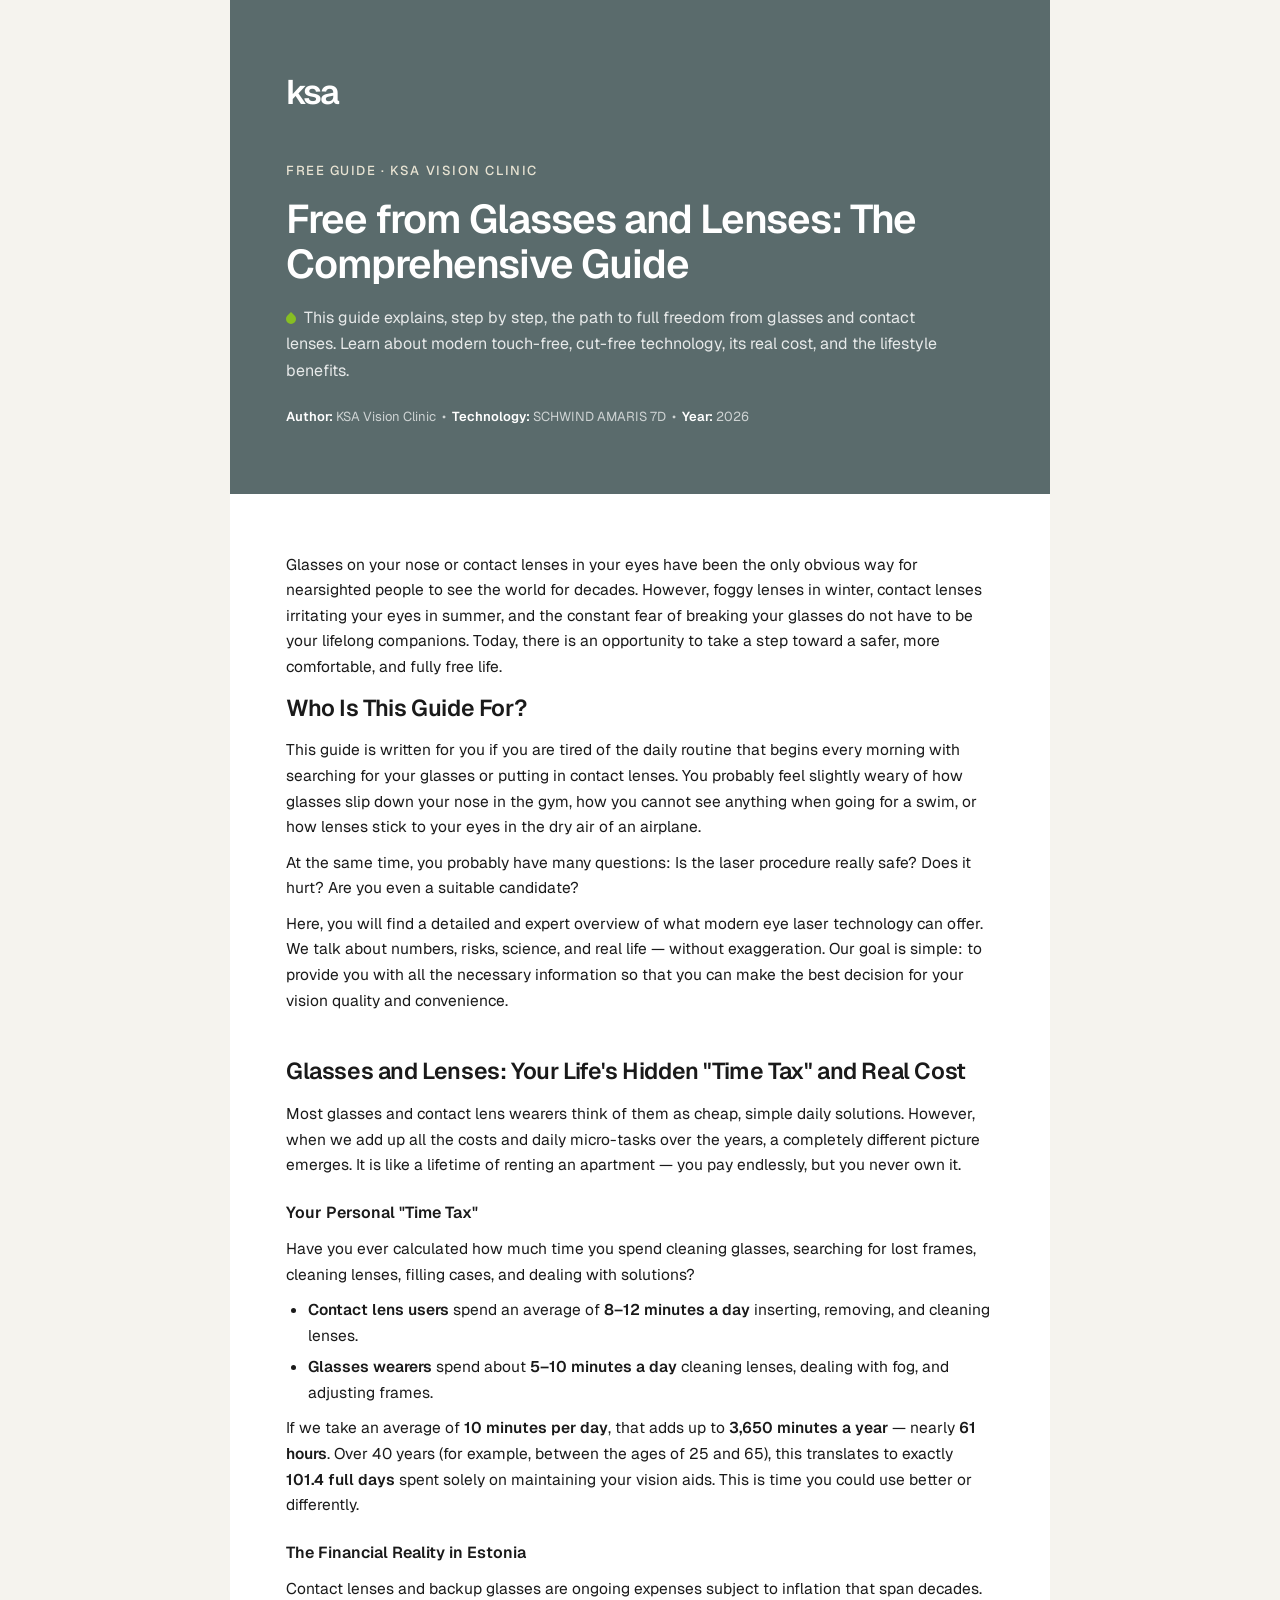
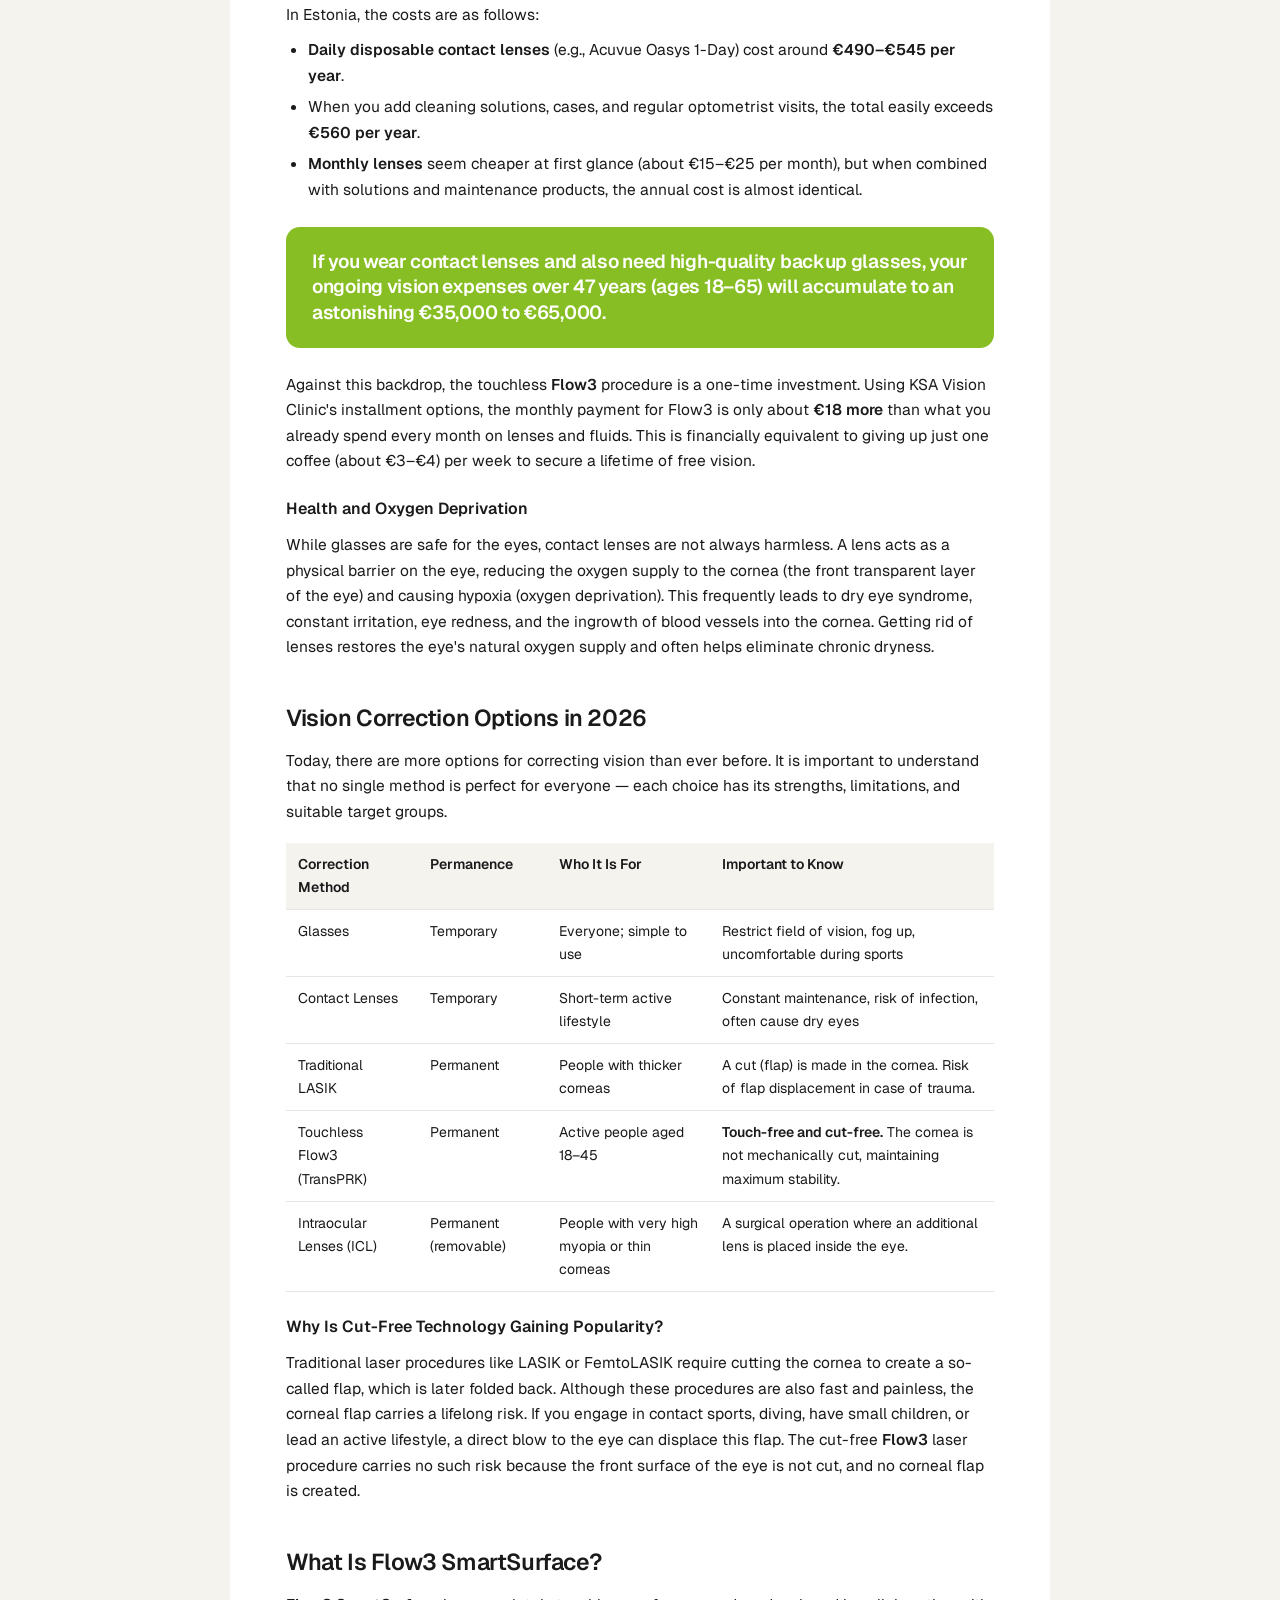
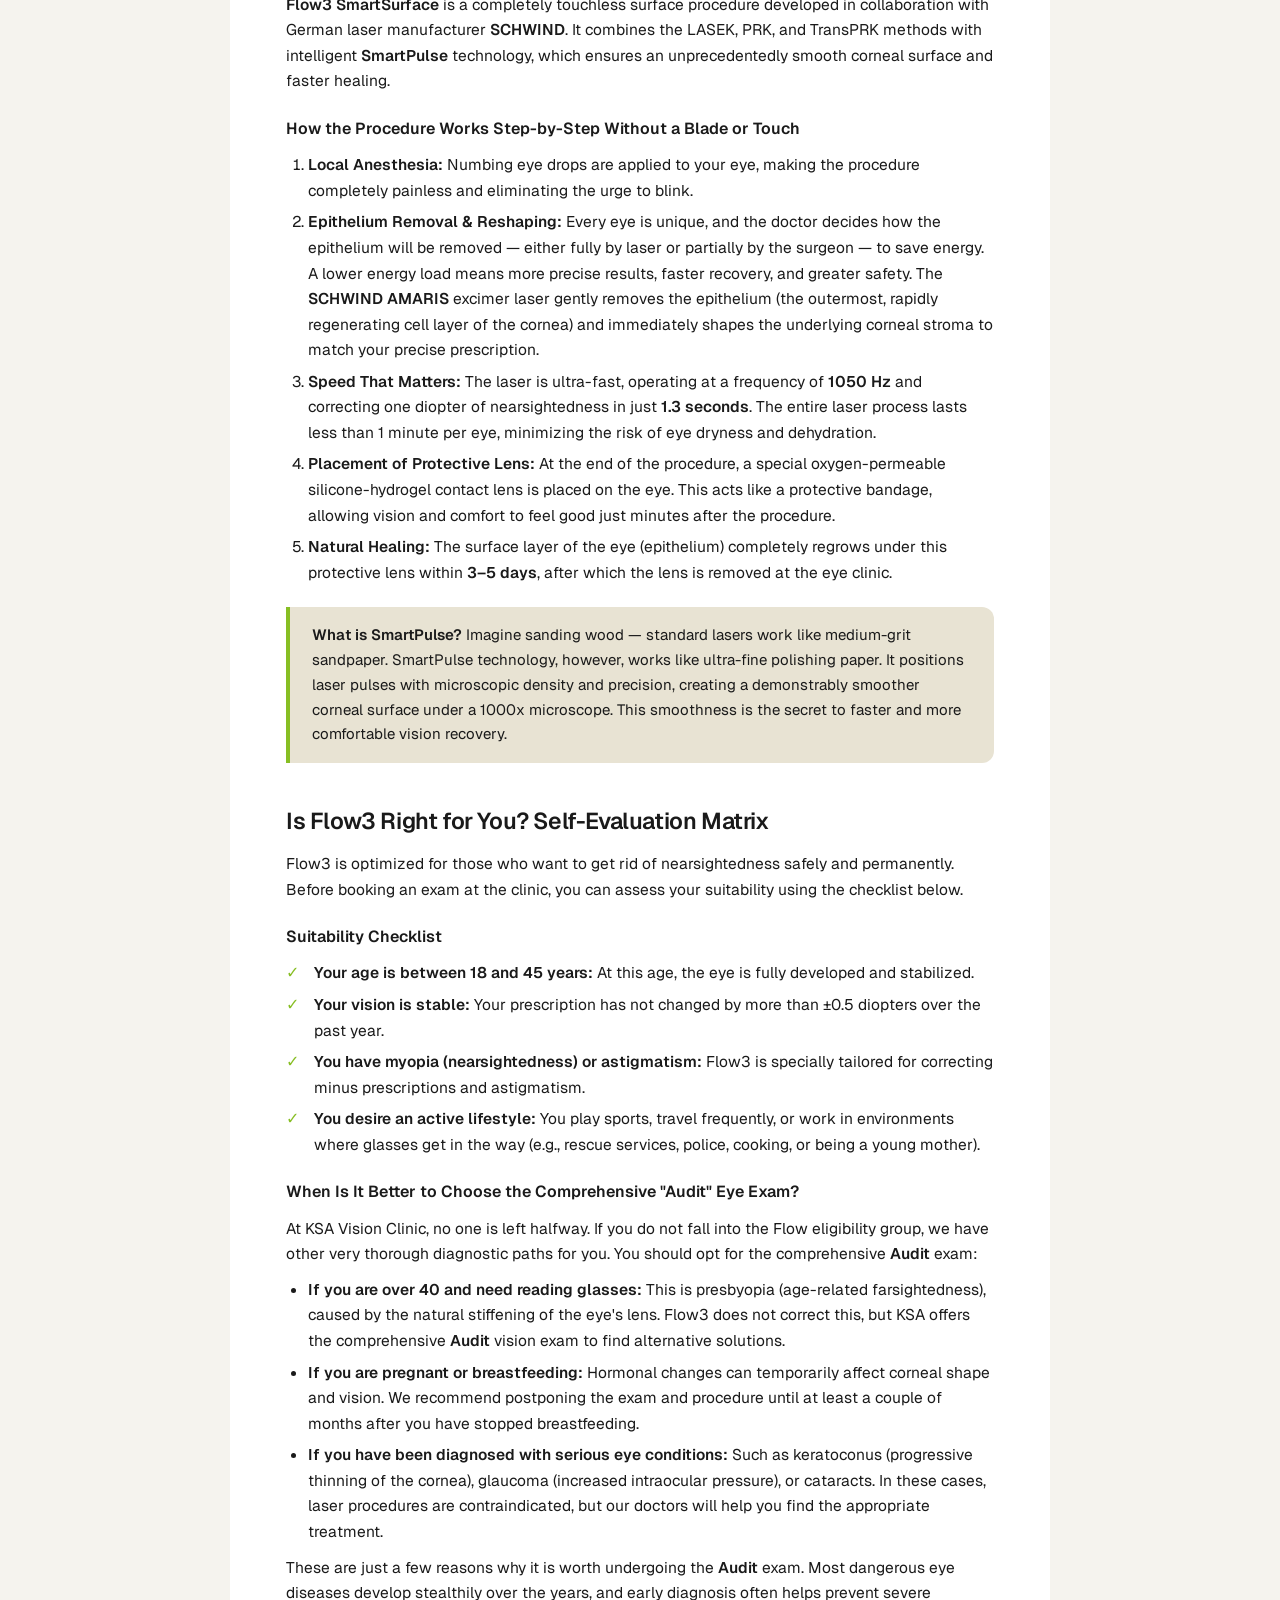
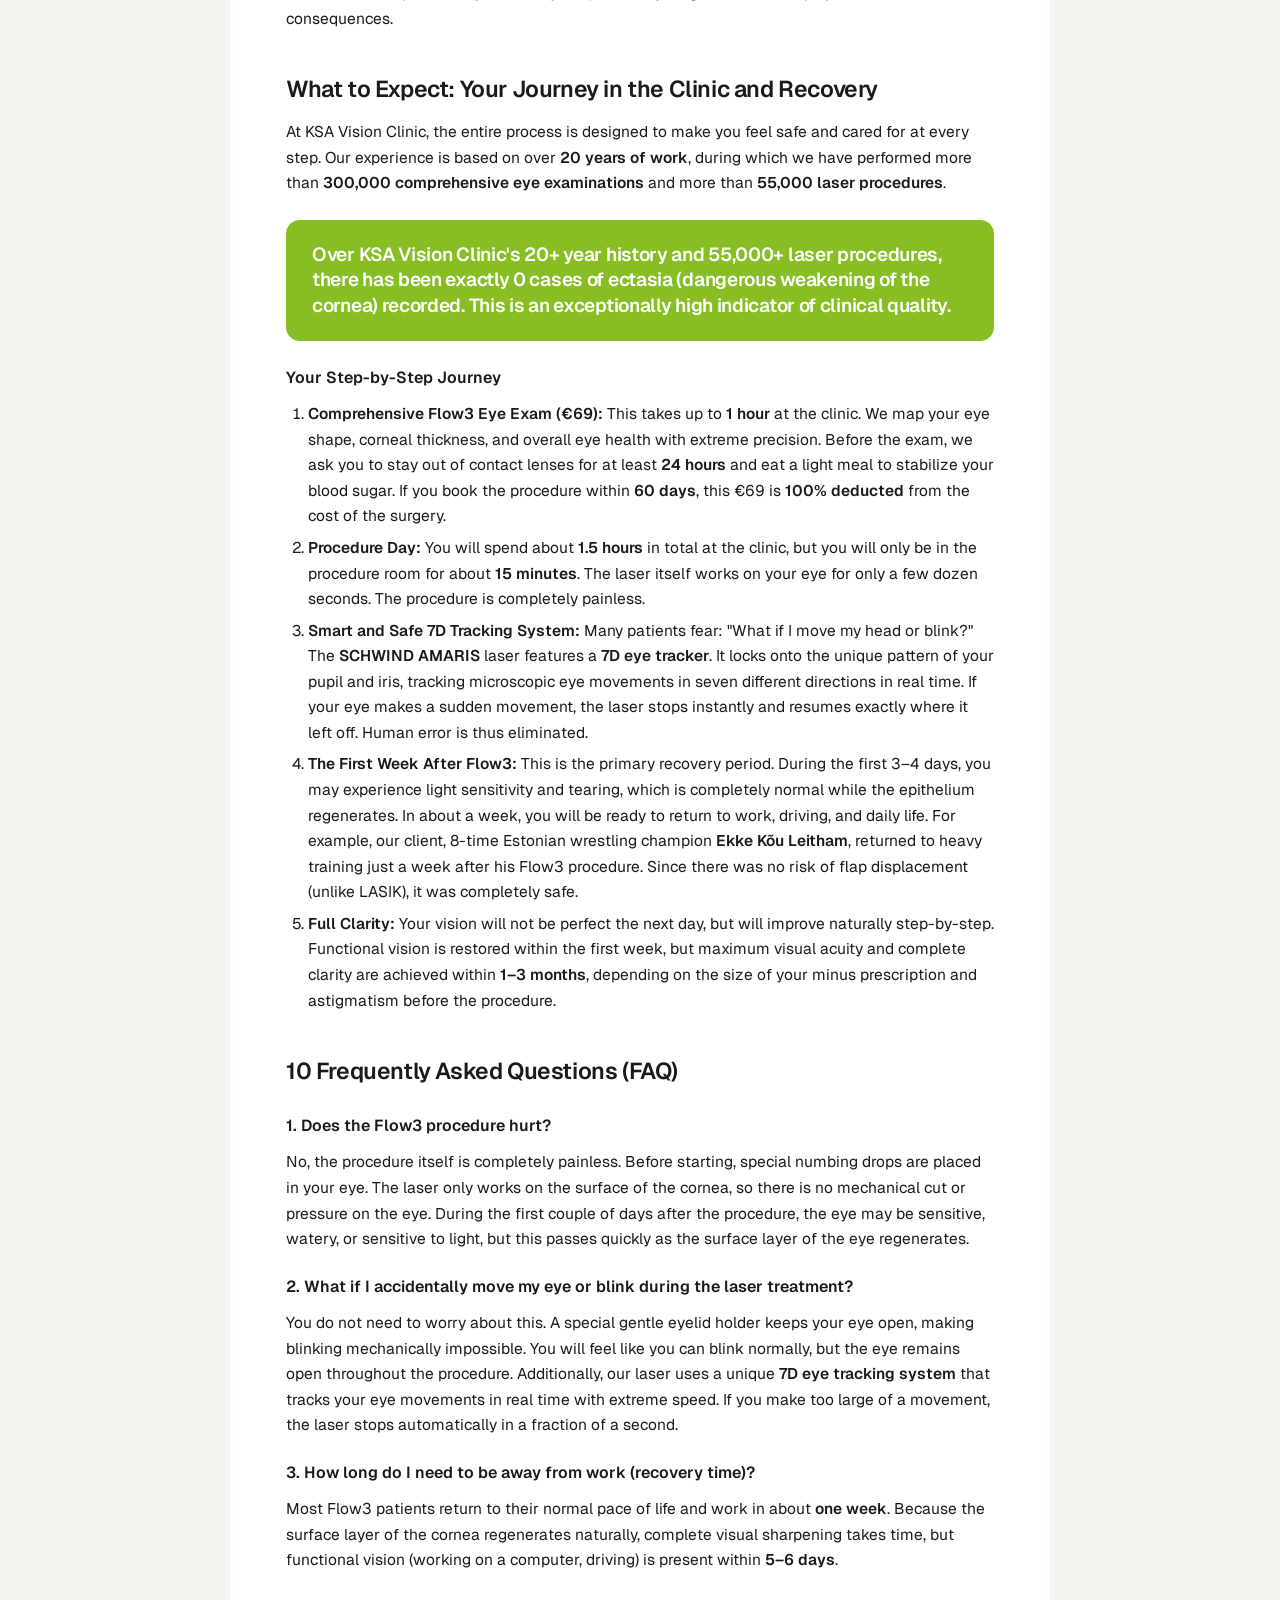
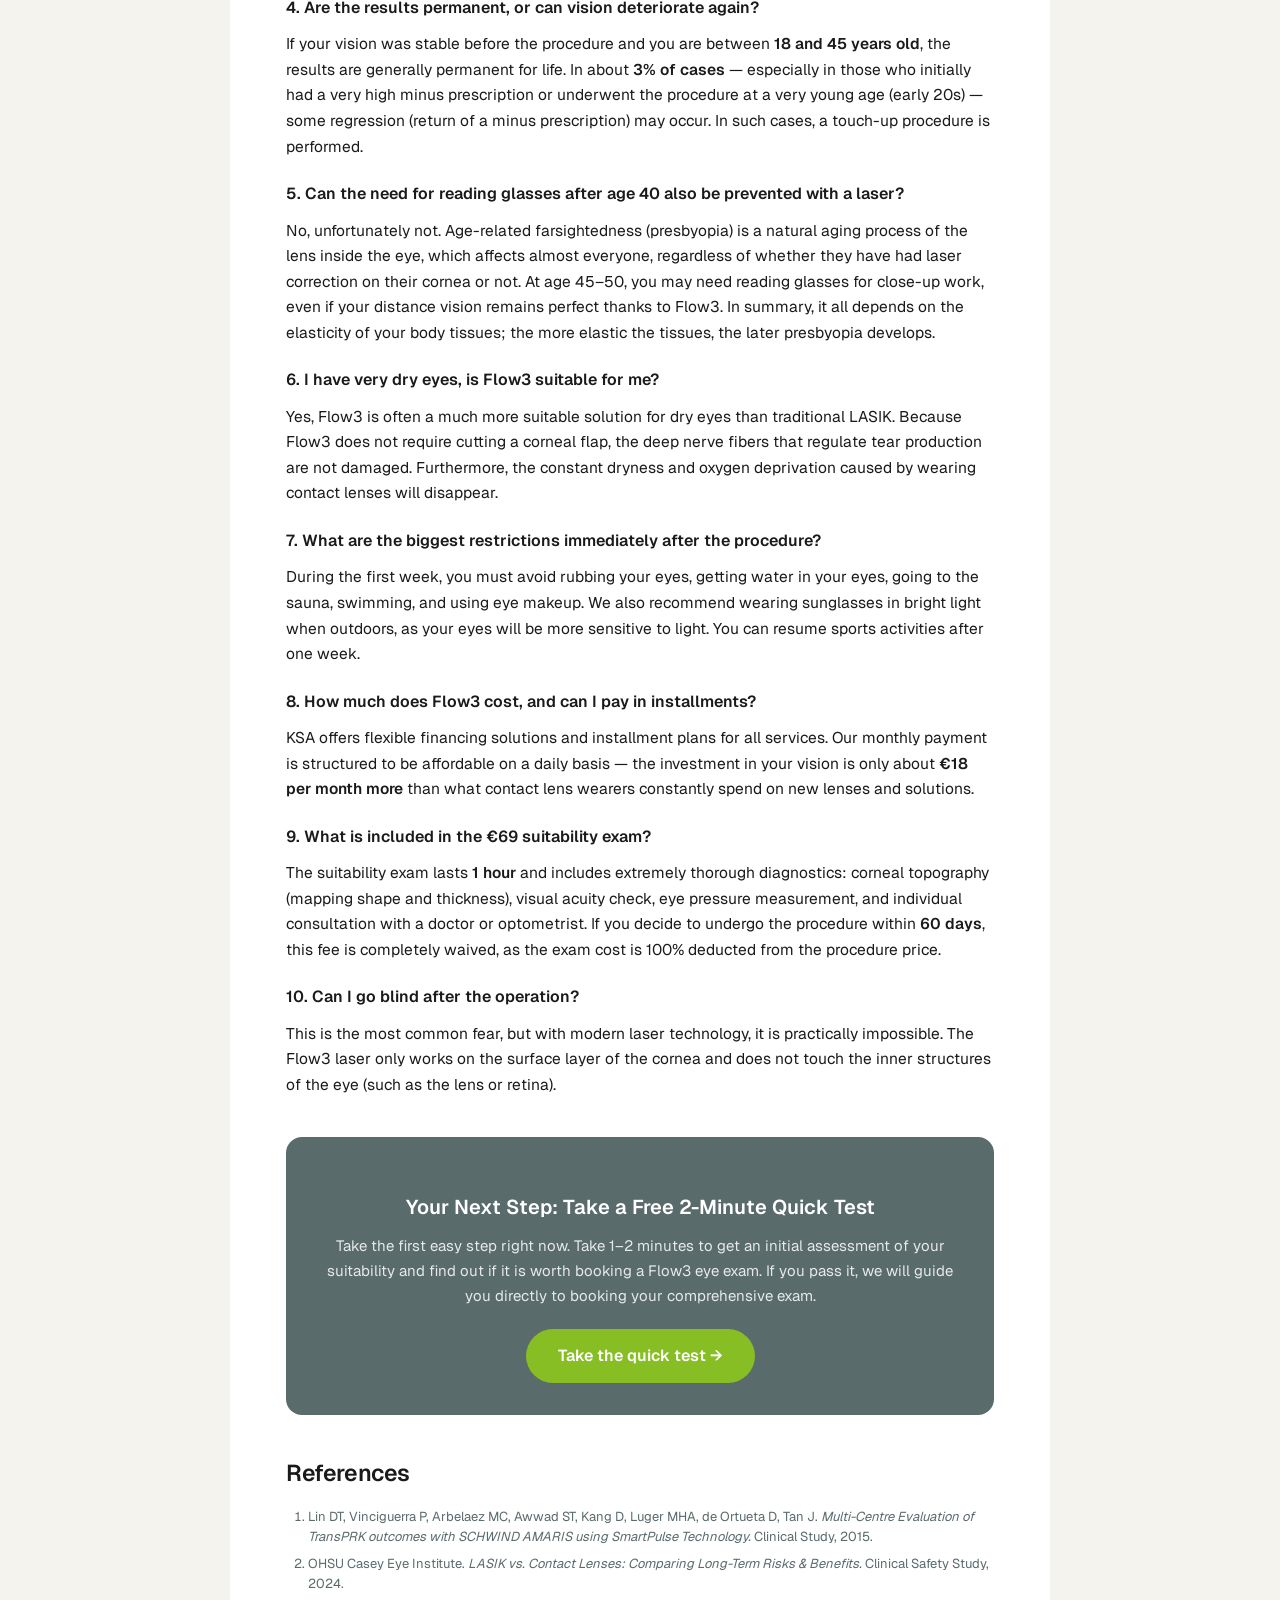
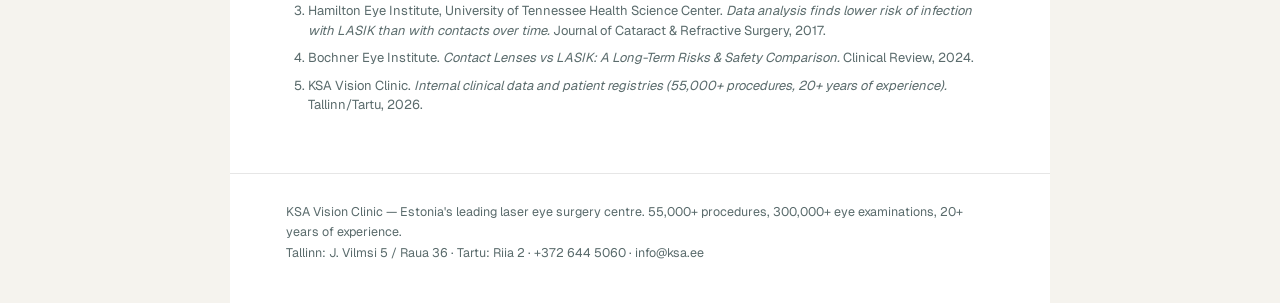
<file: guide-en.html>
<!DOCTYPE html>
<html lang="en">
<head>
<meta charset="UTF-8">
<meta name="viewport" content="width=device-width, initial-scale=1.0">
<meta name="robots" content="noindex, nofollow">
<title>Free from Glasses and Lenses: The Comprehensive Guide · KSA Vision Clinic</title>
<link rel="preconnect" href="https://fonts.googleapis.com">
<link rel="preconnect" href="https://fonts.gstatic.com" crossorigin>
<link href="https://fonts.googleapis.com/css2?family=Geist:wght@300;400;500;600;700&display=swap" rel="stylesheet">
<style>
  :root{
    --green:#87be23; --green-dark:#74a31e; --sand:#e8e3d3; --sand-light:#f5f3ee;
    --teal:#5a6b6c; --ink:#1a1a1a; --muted:#5a6b6c; --border:#e6e6e6; --bg:#ffffff;
  }
  *{box-sizing:border-box;margin:0;padding:0;}
  html{-webkit-print-color-adjust:exact;print-color-adjust:exact;}
  body{font-family:'Geist',system-ui,sans-serif;color:var(--ink);background:var(--sand-light);line-height:1.65;font-weight:400;}
  .page{max-width:820px;margin:0 auto;background:var(--bg);}
  .pad{padding:48px 56px;}
  .cover{background:var(--teal);color:#fff;padding:64px 56px 56px;}
  .cover .logo{font-weight:600;font-size:34px;color:#fff;letter-spacing:-2px;}
  .cover .kicker{display:inline-block;margin-top:40px;font-size:13px;text-transform:uppercase;letter-spacing:.12em;color:var(--sand);font-weight:500;}
  .cover h1{font-size:40px;line-height:1.12;font-weight:600;margin-top:14px;letter-spacing:-1px;}
  .cover .sub{margin-top:18px;font-size:16px;color:rgba(255,255,255,.85);max-width:62ch;}
  .cover .meta{margin-top:22px;font-size:13px;color:rgba(255,255,255,.7);}
  .cover .meta strong{color:#fff;font-weight:600;}
  .cover .leaf{display:inline-block;width:10px;height:10px;border-radius:0 50% 50% 50%;background:var(--green);transform:rotate(45deg);margin-right:8px;vertical-align:middle;}
  h2{font-size:23px;font-weight:600;margin:40px 0 6px;letter-spacing:-.4px;color:var(--ink);}
  h2:first-of-type{margin-top:0;}
  h3{font-size:16px;font-weight:600;margin:22px 0 4px;}
  p{margin:10px 0;font-size:15.5px;}
  ul,ol{margin:10px 0 10px 22px;}
  li{margin:6px 0;font-size:15.5px;}
  strong{font-weight:600;}
  .pull{background:var(--green);color:#fff;font-weight:600;font-size:19px;line-height:1.35;border-radius:14px;padding:22px 26px;margin:24px 0;letter-spacing:-.3px;}
  .callout{background:var(--sand);border-left:4px solid var(--green);border-radius:0 12px 12px 0;padding:16px 22px;margin:22px 0;font-size:15px;}
  .table-wrap{overflow-x:auto;-webkit-overflow-scrolling:touch;margin:18px 0;}
  table{width:100%;border-collapse:collapse;font-size:14px;}
  th,td{text-align:left;padding:10px 12px;border-bottom:1px solid var(--border);vertical-align:top;}
  th{background:var(--sand-light);font-weight:600;}
  .check{list-style:none;margin-left:0;}
  .check li{position:relative;padding-left:28px;}
  .check li::before{content:"✓";position:absolute;left:0;top:0;color:var(--green);font-weight:700;font-size:16px;}
  .cta{background:var(--teal);color:#fff;border-radius:16px;padding:32px;text-align:center;margin:40px 0 0;}
  .cta h3{color:#fff;font-size:20px;margin-bottom:8px;}
  .cta p{color:rgba(255,255,255,.85);font-size:15px;margin-bottom:20px;}
  .cta a{display:inline-block;background:var(--green);color:#fff;text-decoration:none;font-weight:600;padding:14px 32px;border-radius:999px;font-size:16px;}
  .refs{margin-top:14px;}
  .refs li{font-size:13px;color:var(--muted);margin:8px 0;line-height:1.5;}
  .refs em{font-style:italic;}
  .foot{padding:28px 56px 40px;font-size:12.5px;color:var(--muted);border-top:1px solid var(--border);}
  @media print{body{background:#fff;}.page{max-width:none;}.pad{padding:28px 40px;}.cover{padding:48px 40px;}h2{page-break-after:avoid;}.pull,.callout,table,.cta{page-break-inside:avoid;}@page{margin:14mm;}}
  @media(max-width:640px){.pad,.cover,.foot{padding-left:24px;padding-right:24px;}.cover h1{font-size:30px;}table{font-size:13px;min-width:520px;}th,td{padding:8px 10px;}}
</style>
</head>
<body>
<div class="page">

  <header class="cover">
    <div class="logo">ksa</div>
    <span class="kicker">Free guide · KSA Vision Clinic</span>
    <h1>Free from Glasses and Lenses: The Comprehensive Guide</h1>
    <p class="sub"><span class="leaf"></span>This guide explains, step by step, the path to full freedom from glasses and contact lenses. Learn about modern touch-free, cut-free technology, its real cost, and the lifestyle benefits.</p>
    <p class="meta"><strong>Author:</strong> KSA Vision Clinic &nbsp;•&nbsp; <strong>Technology:</strong> SCHWIND AMARIS 7D &nbsp;•&nbsp; <strong>Year:</strong> 2026</p>
  </header>

  <main class="pad">

    <p>Glasses on your nose or contact lenses in your eyes have been the only obvious way for nearsighted people to see the world for decades. However, foggy lenses in winter, contact lenses irritating your eyes in summer, and the constant fear of breaking your glasses do not have to be your lifelong companions. Today, there is an opportunity to take a step toward a safer, more comfortable, and fully free life.</p>

    <h2>Who Is This Guide For?</h2>
    <p>This guide is written for you if you are tired of the daily routine that begins every morning with searching for your glasses or putting in contact lenses. You probably feel slightly weary of how glasses slip down your nose in the gym, how you cannot see anything when going for a swim, or how lenses stick to your eyes in the dry air of an airplane.</p>
    <p>At the same time, you probably have many questions: Is the laser procedure really safe? Does it hurt? Are you even a suitable candidate?</p>
    <p>Here, you will find a detailed and expert overview of what modern eye laser technology can offer. We talk about numbers, risks, science, and real life — without exaggeration. Our goal is simple: to provide you with all the necessary information so that you can make the best decision for your vision quality and convenience.</p>

    <h2>Glasses and Lenses: Your Life's Hidden "Time Tax" and Real Cost</h2>
    <p>Most glasses and contact lens wearers think of them as cheap, simple daily solutions. However, when we add up all the costs and daily micro-tasks over the years, a completely different picture emerges. It is like a lifetime of renting an apartment — you pay endlessly, but you never own it.</p>
    <h3>Your Personal "Time Tax"</h3>
    <p>Have you ever calculated how much time you spend cleaning glasses, searching for lost frames, cleaning lenses, filling cases, and dealing with solutions?</p>
    <ul>
      <li><strong>Contact lens users</strong> spend an average of <strong>8–12 minutes a day</strong> inserting, removing, and cleaning lenses.</li>
      <li><strong>Glasses wearers</strong> spend about <strong>5–10 minutes a day</strong> cleaning lenses, dealing with fog, and adjusting frames.</li>
    </ul>
    <p>If we take an average of <strong>10 minutes per day</strong>, that adds up to <strong>3,650 minutes a year</strong> — nearly <strong>61 hours</strong>. Over 40 years (for example, between the ages of 25 and 65), this translates to exactly <strong>101.4 full days</strong> spent solely on maintaining your vision aids. This is time you could use better or differently.</p>
    <h3>The Financial Reality in Estonia</h3>
    <p>Contact lenses and backup glasses are ongoing expenses subject to inflation that span decades. In Estonia, the costs are as follows:</p>
    <ul>
      <li><strong>Daily disposable contact lenses</strong> (e.g., Acuvue Oasys 1-Day) cost around <strong>€490–€545 per year</strong>.</li>
      <li>When you add cleaning solutions, cases, and regular optometrist visits, the total easily exceeds <strong>€560 per year</strong>.</li>
      <li><strong>Monthly lenses</strong> seem cheaper at first glance (about €15–€25 per month), but when combined with solutions and maintenance products, the annual cost is almost identical.</li>
    </ul>
    <div class="pull">If you wear contact lenses and also need high-quality backup glasses, your ongoing vision expenses over 47 years (ages 18–65) will accumulate to an astonishing €35,000 to €65,000.</div>
    <p>Against this backdrop, the touchless <strong>Flow3</strong> procedure is a one-time investment. Using KSA Vision Clinic's installment options, the monthly payment for Flow3 is only about <strong>€18 more</strong> than what you already spend every month on lenses and fluids. This is financially equivalent to giving up just one coffee (about €3–€4) per week to secure a lifetime of free vision.</p>
    <h3>Health and Oxygen Deprivation</h3>
    <p>While glasses are safe for the eyes, contact lenses are not always harmless. A lens acts as a physical barrier on the eye, reducing the oxygen supply to the cornea (the front transparent layer of the eye) and causing hypoxia (oxygen deprivation). This frequently leads to dry eye syndrome, constant irritation, eye redness, and the ingrowth of blood vessels into the cornea. Getting rid of lenses restores the eye's natural oxygen supply and often helps eliminate chronic dryness.</p>

    <h2>Vision Correction Options in 2026</h2>
    <p>Today, there are more options for correcting vision than ever before. It is important to understand that no single method is perfect for everyone — each choice has its strengths, limitations, and suitable target groups.</p>
    <div class="table-wrap"><table>
      <thead><tr><th>Correction Method</th><th>Permanence</th><th>Who It Is For</th><th>Important to Know</th></tr></thead>
      <tbody>
        <tr><td>Glasses</td><td>Temporary</td><td>Everyone; simple to use</td><td>Restrict field of vision, fog up, uncomfortable during sports</td></tr>
        <tr><td>Contact Lenses</td><td>Temporary</td><td>Short-term active lifestyle</td><td>Constant maintenance, risk of infection, often cause dry eyes</td></tr>
        <tr><td>Traditional LASIK</td><td>Permanent</td><td>People with thicker corneas</td><td>A cut (flap) is made in the cornea. Risk of flap displacement in case of trauma.</td></tr>
        <tr><td>Touchless Flow3 (TransPRK)</td><td>Permanent</td><td>Active people aged 18–45</td><td><strong>Touch-free and cut-free.</strong> The cornea is not mechanically cut, maintaining maximum stability.</td></tr>
        <tr><td>Intraocular Lenses (ICL)</td><td>Permanent (removable)</td><td>People with very high myopia or thin corneas</td><td>A surgical operation where an additional lens is placed inside the eye.</td></tr>
      </tbody>
    </table></div>
    <h3>Why Is Cut-Free Technology Gaining Popularity?</h3>
    <p>Traditional laser procedures like LASIK or FemtoLASIK require cutting the cornea to create a so-called flap, which is later folded back. Although these procedures are also fast and painless, the corneal flap carries a lifelong risk. If you engage in contact sports, diving, have small children, or lead an active lifestyle, a direct blow to the eye can displace this flap. The cut-free <strong>Flow3</strong> laser procedure carries no such risk because the front surface of the eye is not cut, and no corneal flap is created.</p>

    <h2>What Is Flow3 SmartSurface?</h2>
    <p><strong>Flow3 SmartSurface</strong> is a completely touchless surface procedure developed in collaboration with German laser manufacturer <strong>SCHWIND</strong>. It combines the LASEK, PRK, and TransPRK methods with intelligent <strong>SmartPulse</strong> technology, which ensures an unprecedentedly smooth corneal surface and faster healing.</p>
    <h3>How the Procedure Works Step-by-Step Without a Blade or Touch</h3>
    <ol>
      <li><strong>Local Anesthesia:</strong> Numbing eye drops are applied to your eye, making the procedure completely painless and eliminating the urge to blink.</li>
      <li><strong>Epithelium Removal &amp; Reshaping:</strong> Every eye is unique, and the doctor decides how the epithelium will be removed — either fully by laser or partially by the surgeon — to save energy. A lower energy load means more precise results, faster recovery, and greater safety. The <strong>SCHWIND AMARIS</strong> excimer laser gently removes the epithelium (the outermost, rapidly regenerating cell layer of the cornea) and immediately shapes the underlying corneal stroma to match your precise prescription.</li>
      <li><strong>Speed That Matters:</strong> The laser is ultra-fast, operating at a frequency of <strong>1050 Hz</strong> and correcting one diopter of nearsightedness in just <strong>1.3 seconds</strong>. The entire laser process lasts less than 1 minute per eye, minimizing the risk of eye dryness and dehydration.</li>
      <li><strong>Placement of Protective Lens:</strong> At the end of the procedure, a special oxygen-permeable silicone-hydrogel contact lens is placed on the eye. This acts like a protective bandage, allowing vision and comfort to feel good just minutes after the procedure.</li>
      <li><strong>Natural Healing:</strong> The surface layer of the eye (epithelium) completely regrows under this protective lens within <strong>3–5 days</strong>, after which the lens is removed at the eye clinic.</li>
    </ol>
    <div class="callout"><strong>What is SmartPulse?</strong> Imagine sanding wood — standard lasers work like medium-grit sandpaper. SmartPulse technology, however, works like ultra-fine polishing paper. It positions laser pulses with microscopic density and precision, creating a demonstrably smoother corneal surface under a 1000x microscope. This smoothness is the secret to faster and more comfortable vision recovery.</div>

    <h2>Is Flow3 Right for You? Self-Evaluation Matrix</h2>
    <p>Flow3 is optimized for those who want to get rid of nearsightedness safely and permanently. Before booking an exam at the clinic, you can assess your suitability using the checklist below.</p>
    <h3>Suitability Checklist</h3>
    <ul class="check">
      <li><strong>Your age is between 18 and 45 years:</strong> At this age, the eye is fully developed and stabilized.</li>
      <li><strong>Your vision is stable:</strong> Your prescription has not changed by more than ±0.5 diopters over the past year.</li>
      <li><strong>You have myopia (nearsightedness) or astigmatism:</strong> Flow3 is specially tailored for correcting minus prescriptions and astigmatism.</li>
      <li><strong>You desire an active lifestyle:</strong> You play sports, travel frequently, or work in environments where glasses get in the way (e.g., rescue services, police, cooking, or being a young mother).</li>
    </ul>
    <h3>When Is It Better to Choose the Comprehensive "Audit" Eye Exam?</h3>
    <p>At KSA Vision Clinic, no one is left halfway. If you do not fall into the Flow eligibility group, we have other very thorough diagnostic paths for you. You should opt for the comprehensive <strong>Audit</strong> exam:</p>
    <ul>
      <li><strong>If you are over 40 and need reading glasses:</strong> This is presbyopia (age-related farsightedness), caused by the natural stiffening of the eye's lens. Flow3 does not correct this, but KSA offers the comprehensive <strong>Audit</strong> vision exam to find alternative solutions.</li>
      <li><strong>If you are pregnant or breastfeeding:</strong> Hormonal changes can temporarily affect corneal shape and vision. We recommend postponing the exam and procedure until at least a couple of months after you have stopped breastfeeding.</li>
      <li><strong>If you have been diagnosed with serious eye conditions:</strong> Such as keratoconus (progressive thinning of the cornea), glaucoma (increased intraocular pressure), or cataracts. In these cases, laser procedures are contraindicated, but our doctors will help you find the appropriate treatment.</li>
    </ul>
    <p>These are just a few reasons why it is worth undergoing the <strong>Audit</strong> exam. Most dangerous eye diseases develop stealthily over the years, and early diagnosis often helps prevent severe consequences.</p>

    <h2>What to Expect: Your Journey in the Clinic and Recovery</h2>
    <p>At KSA Vision Clinic, the entire process is designed to make you feel safe and cared for at every step. Our experience is based on over <strong>20 years of work</strong>, during which we have performed more than <strong>300,000 comprehensive eye examinations</strong> and more than <strong>55,000 laser procedures</strong>.</p>
    <div class="pull">Over KSA Vision Clinic's 20+ year history and 55,000+ laser procedures, there has been exactly 0 cases of ectasia (dangerous weakening of the cornea) recorded. This is an exceptionally high indicator of clinical quality.</div>
    <h3>Your Step-by-Step Journey</h3>
    <ol>
      <li><strong>Comprehensive Flow3 Eye Exam (€69):</strong> This takes up to <strong>1 hour</strong> at the clinic. We map your eye shape, corneal thickness, and overall eye health with extreme precision. Before the exam, we ask you to stay out of contact lenses for at least <strong>24 hours</strong> and eat a light meal to stabilize your blood sugar. If you book the procedure within <strong>60 days</strong>, this €69 is <strong>100% deducted</strong> from the cost of the surgery.</li>
      <li><strong>Procedure Day:</strong> You will spend about <strong>1.5 hours</strong> in total at the clinic, but you will only be in the procedure room for about <strong>15 minutes</strong>. The laser itself works on your eye for only a few dozen seconds. The procedure is completely painless.</li>
      <li><strong>Smart and Safe 7D Tracking System:</strong> Many patients fear: "What if I move my head or blink?" The <strong>SCHWIND AMARIS</strong> laser features a <strong>7D eye tracker</strong>. It locks onto the unique pattern of your pupil and iris, tracking microscopic eye movements in seven different directions in real time. If your eye makes a sudden movement, the laser stops instantly and resumes exactly where it left off. Human error is thus eliminated.</li>
      <li><strong>The First Week After Flow3:</strong> This is the primary recovery period. During the first 3–4 days, you may experience light sensitivity and tearing, which is completely normal while the epithelium regenerates. In about a week, you will be ready to return to work, driving, and daily life. For example, our client, 8-time Estonian wrestling champion <strong>Ekke Kõu Leitham</strong>, returned to heavy training just a week after his Flow3 procedure. Since there was no risk of flap displacement (unlike LASIK), it was completely safe.</li>
      <li><strong>Full Clarity:</strong> Your vision will not be perfect the next day, but will improve naturally step-by-step. Functional vision is restored within the first week, but maximum visual acuity and complete clarity are achieved within <strong>1–3 months</strong>, depending on the size of your minus prescription and astigmatism before the procedure.</li>
    </ol>

    <h2>10 Frequently Asked Questions (FAQ)</h2>
    <h3>1. Does the Flow3 procedure hurt?</h3>
    <p>No, the procedure itself is completely painless. Before starting, special numbing drops are placed in your eye. The laser only works on the surface of the cornea, so there is no mechanical cut or pressure on the eye. During the first couple of days after the procedure, the eye may be sensitive, watery, or sensitive to light, but this passes quickly as the surface layer of the eye regenerates.</p>
    <h3>2. What if I accidentally move my eye or blink during the laser treatment?</h3>
    <p>You do not need to worry about this. A special gentle eyelid holder keeps your eye open, making blinking mechanically impossible. You will feel like you can blink normally, but the eye remains open throughout the procedure. Additionally, our laser uses a unique <strong>7D eye tracking system</strong> that tracks your eye movements in real time with extreme speed. If you make too large of a movement, the laser stops automatically in a fraction of a second.</p>
    <h3>3. How long do I need to be away from work (recovery time)?</h3>
    <p>Most Flow3 patients return to their normal pace of life and work in about <strong>one week</strong>. Because the surface layer of the cornea regenerates naturally, complete visual sharpening takes time, but functional vision (working on a computer, driving) is present within <strong>5–6 days</strong>.</p>
    <h3>4. Are the results permanent, or can vision deteriorate again?</h3>
    <p>If your vision was stable before the procedure and you are between <strong>18 and 45 years old</strong>, the results are generally permanent for life. In about <strong>3% of cases</strong> — especially in those who initially had a very high minus prescription or underwent the procedure at a very young age (early 20s) — some regression (return of a minus prescription) may occur. In such cases, a touch-up procedure is performed.</p>
    <h3>5. Can the need for reading glasses after age 40 also be prevented with a laser?</h3>
    <p>No, unfortunately not. Age-related farsightedness (presbyopia) is a natural aging process of the lens inside the eye, which affects almost everyone, regardless of whether they have had laser correction on their cornea or not. At age 45–50, you may need reading glasses for close-up work, even if your distance vision remains perfect thanks to Flow3. In summary, it all depends on the elasticity of your body tissues; the more elastic the tissues, the later presbyopia develops.</p>
    <h3>6. I have very dry eyes, is Flow3 suitable for me?</h3>
    <p>Yes, Flow3 is often a much more suitable solution for dry eyes than traditional LASIK. Because Flow3 does not require cutting a corneal flap, the deep nerve fibers that regulate tear production are not damaged. Furthermore, the constant dryness and oxygen deprivation caused by wearing contact lenses will disappear.</p>
    <h3>7. What are the biggest restrictions immediately after the procedure?</h3>
    <p>During the first week, you must avoid rubbing your eyes, getting water in your eyes, going to the sauna, swimming, and using eye makeup. We also recommend wearing sunglasses in bright light when outdoors, as your eyes will be more sensitive to light. You can resume sports activities after one week.</p>
    <h3>8. How much does Flow3 cost, and can I pay in installments?</h3>
    <p>KSA offers flexible financing solutions and installment plans for all services. Our monthly payment is structured to be affordable on a daily basis — the investment in your vision is only about <strong>€18 per month more</strong> than what contact lens wearers constantly spend on new lenses and solutions.</p>
    <h3>9. What is included in the €69 suitability exam?</h3>
    <p>The suitability exam lasts <strong>1 hour</strong> and includes extremely thorough diagnostics: corneal topography (mapping shape and thickness), visual acuity check, eye pressure measurement, and individual consultation with a doctor or optometrist. If you decide to undergo the procedure within <strong>60 days</strong>, this fee is completely waived, as the exam cost is 100% deducted from the procedure price.</p>
    <h3>10. Can I go blind after the operation?</h3>
    <p>This is the most common fear, but with modern laser technology, it is practically impossible. The Flow3 laser only works on the surface layer of the cornea and does not touch the inner structures of the eye (such as the lens or retina).</p>

    <div class="cta">
      <h3>Your Next Step: Take a Free 2-Minute Quick Test</h3>
      <p>Take the first easy step right now. Take 1–2 minutes to get an initial assessment of your suitability and find out if it is worth booking a Flow3 eye exam. If you pass it, we will guide you directly to booking your comprehensive exam.</p>
      <a href="https://kiirtest.ksa.ee?utm_source=guide&utm_medium=pdf&utm_campaign=glasses_lp_en" target="_blank" rel="noopener">Take the quick test →</a>
    </div>

    <h2>References</h2>
    <ol class="refs">
      <li>Lin DT, Vinciguerra P, Arbelaez MC, Awwad ST, Kang D, Luger MHA, de Ortueta D, Tan J. <em>Multi-Centre Evaluation of TransPRK outcomes with SCHWIND AMARIS using SmartPulse Technology.</em> Clinical Study, 2015.</li>
      <li>OHSU Casey Eye Institute. <em>LASIK vs. Contact Lenses: Comparing Long-Term Risks &amp; Benefits.</em> Clinical Safety Study, 2024.</li>
      <li>Hamilton Eye Institute, University of Tennessee Health Science Center. <em>Data analysis finds lower risk of infection with LASIK than with contacts over time.</em> Journal of Cataract &amp; Refractive Surgery, 2017.</li>
      <li>Bochner Eye Institute. <em>Contact Lenses vs LASIK: A Long-Term Risks &amp; Safety Comparison.</em> Clinical Review, 2024.</li>
      <li>KSA Vision Clinic. <em>Internal clinical data and patient registries (55,000+ procedures, 20+ years of experience).</em> Tallinn/Tartu, 2026.</li>
    </ol>

  </main>

  <footer class="foot">
    KSA Vision Clinic — Estonia's leading laser eye surgery centre. 55,000+ procedures, 300,000+ eye examinations, 20+ years of experience.<br>
    Tallinn: J. Vilmsi 5 / Raua 36 · Tartu: Riia 2 · +372 644 5060 · info@ksa.ee
  </footer>

</div>
</body>
</html>
</file>
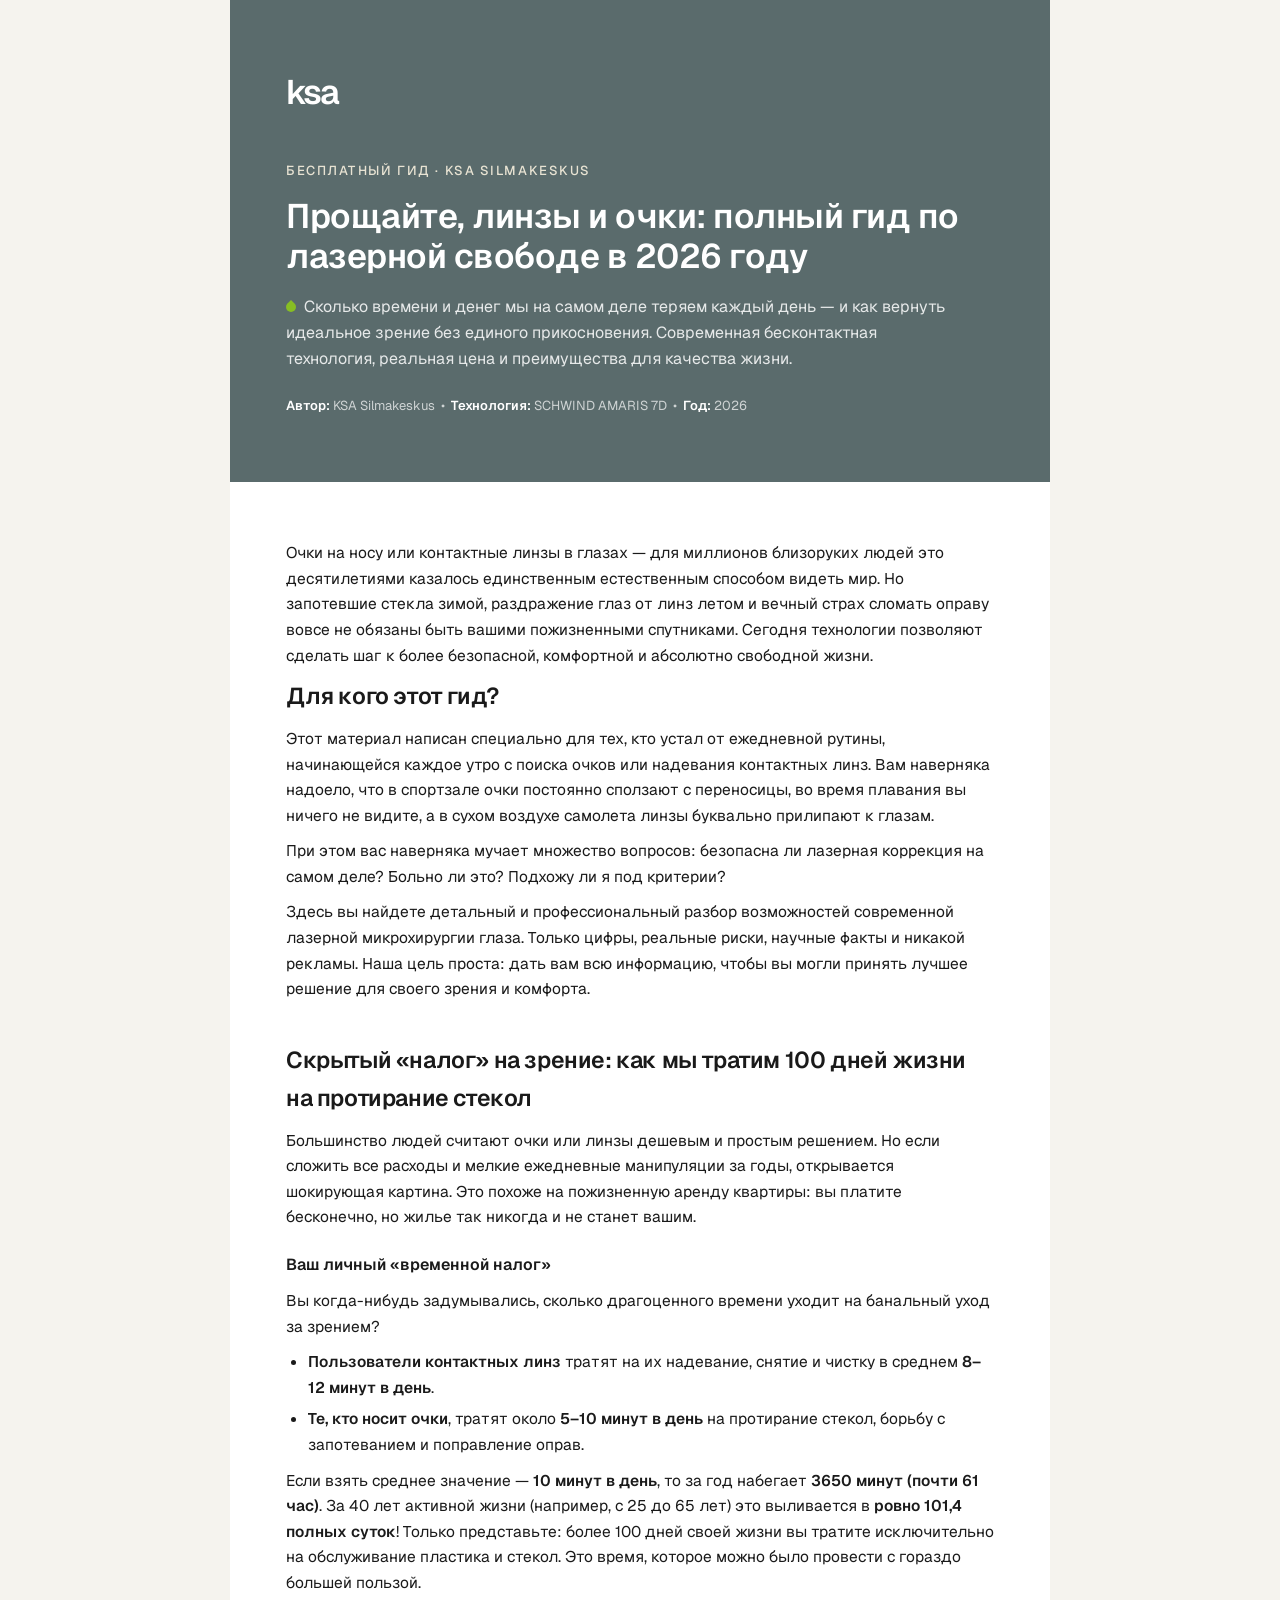
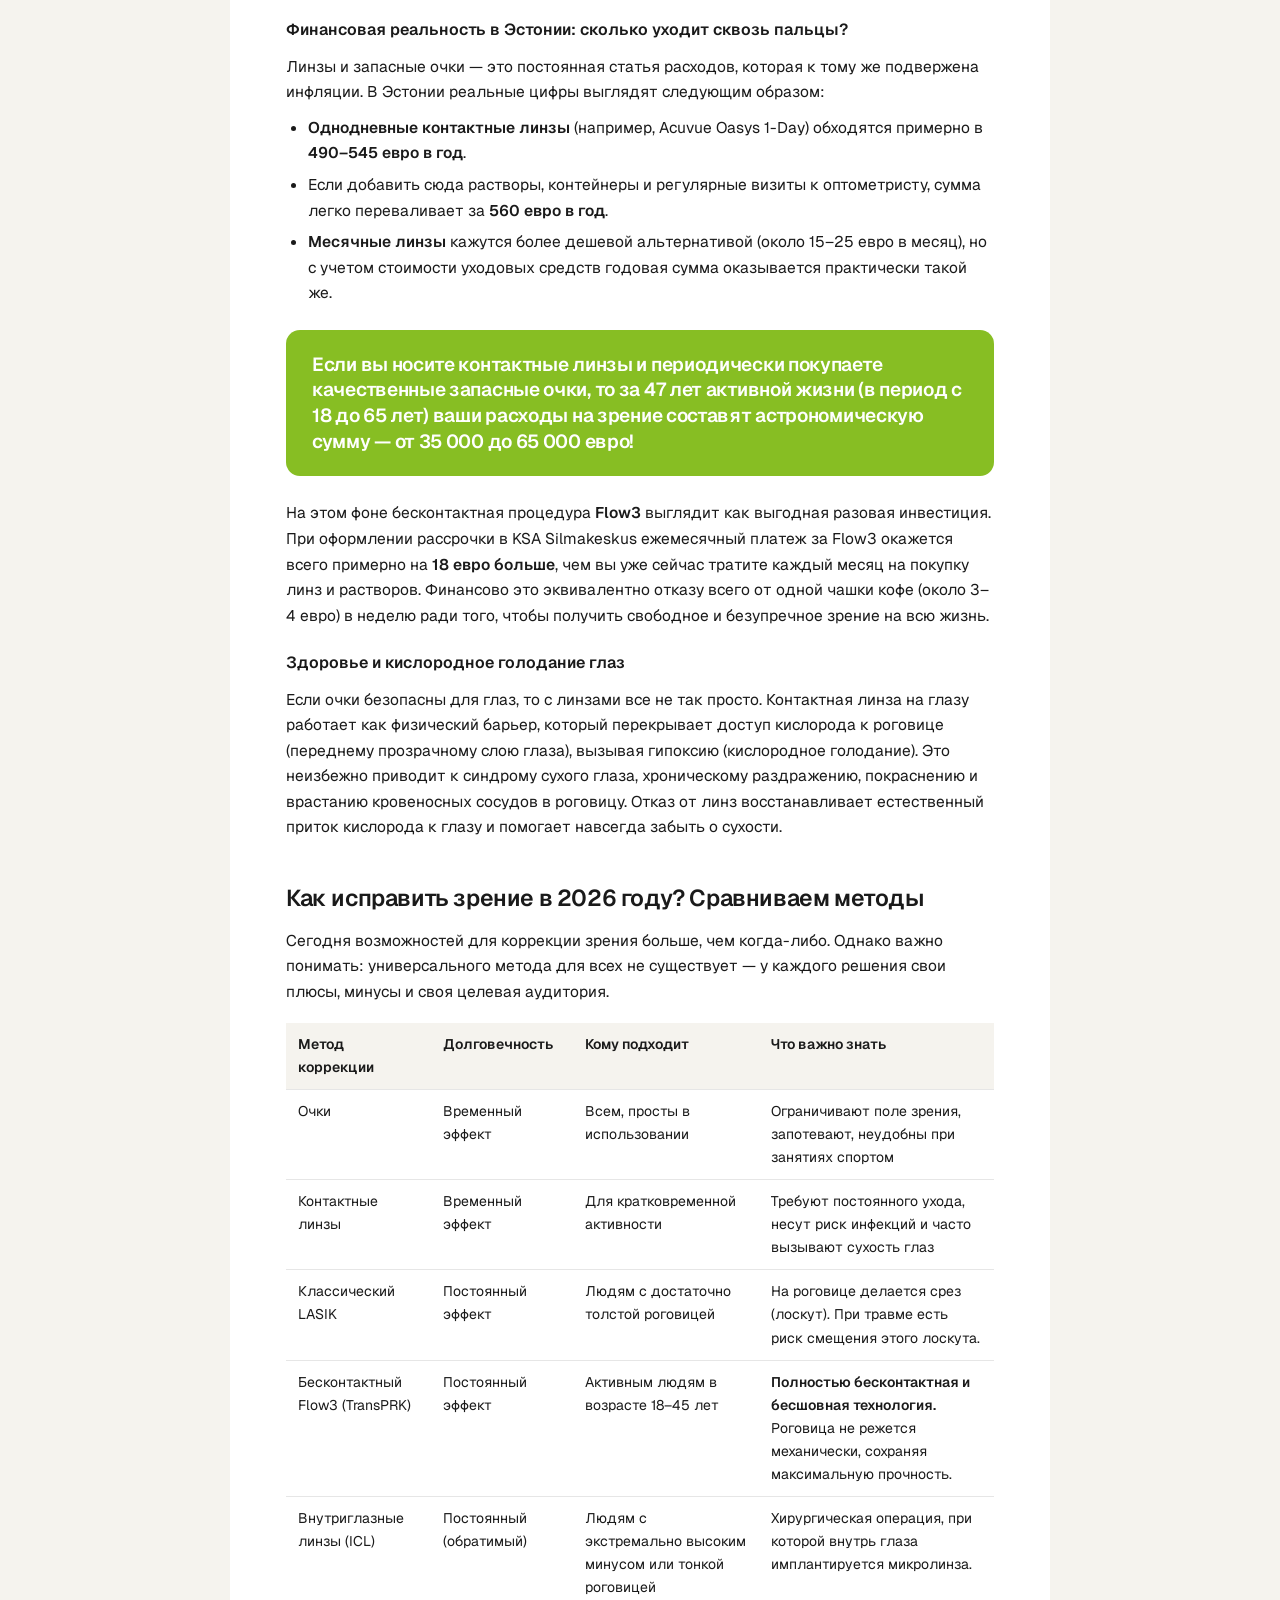
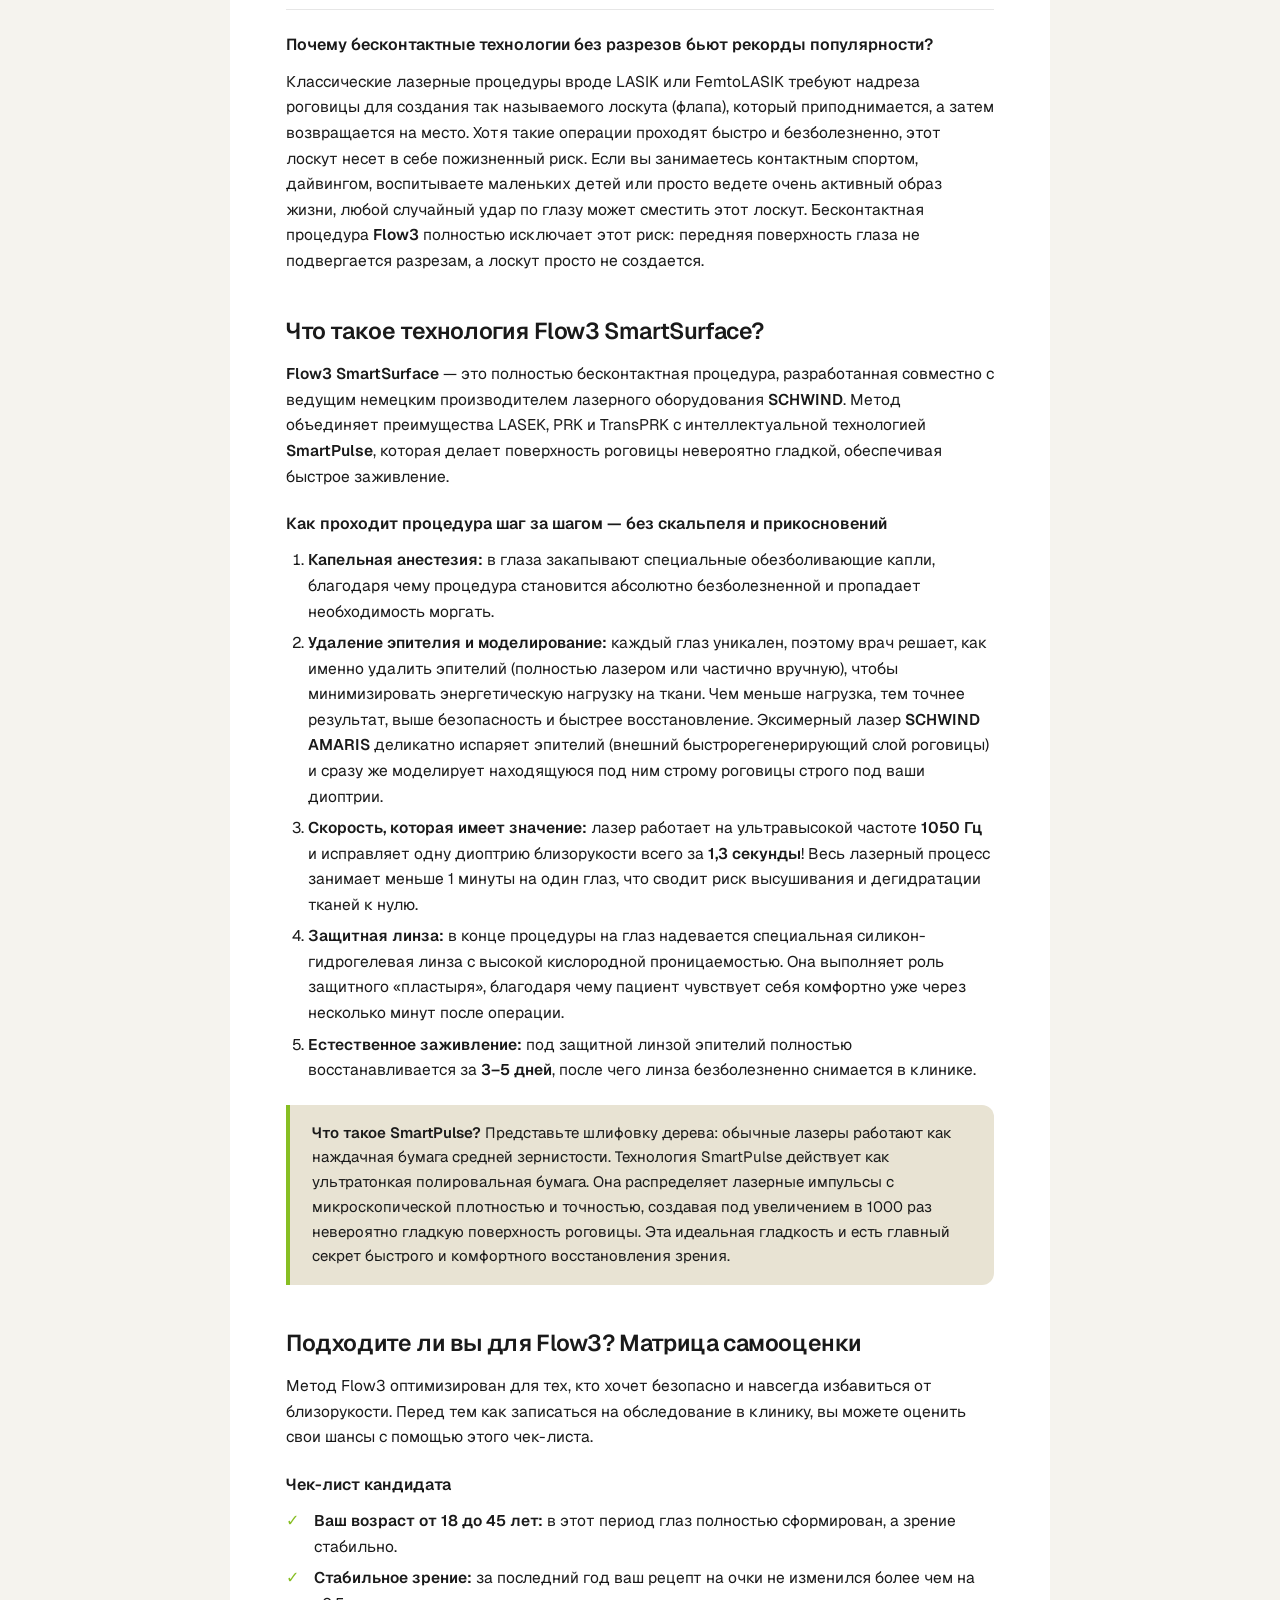
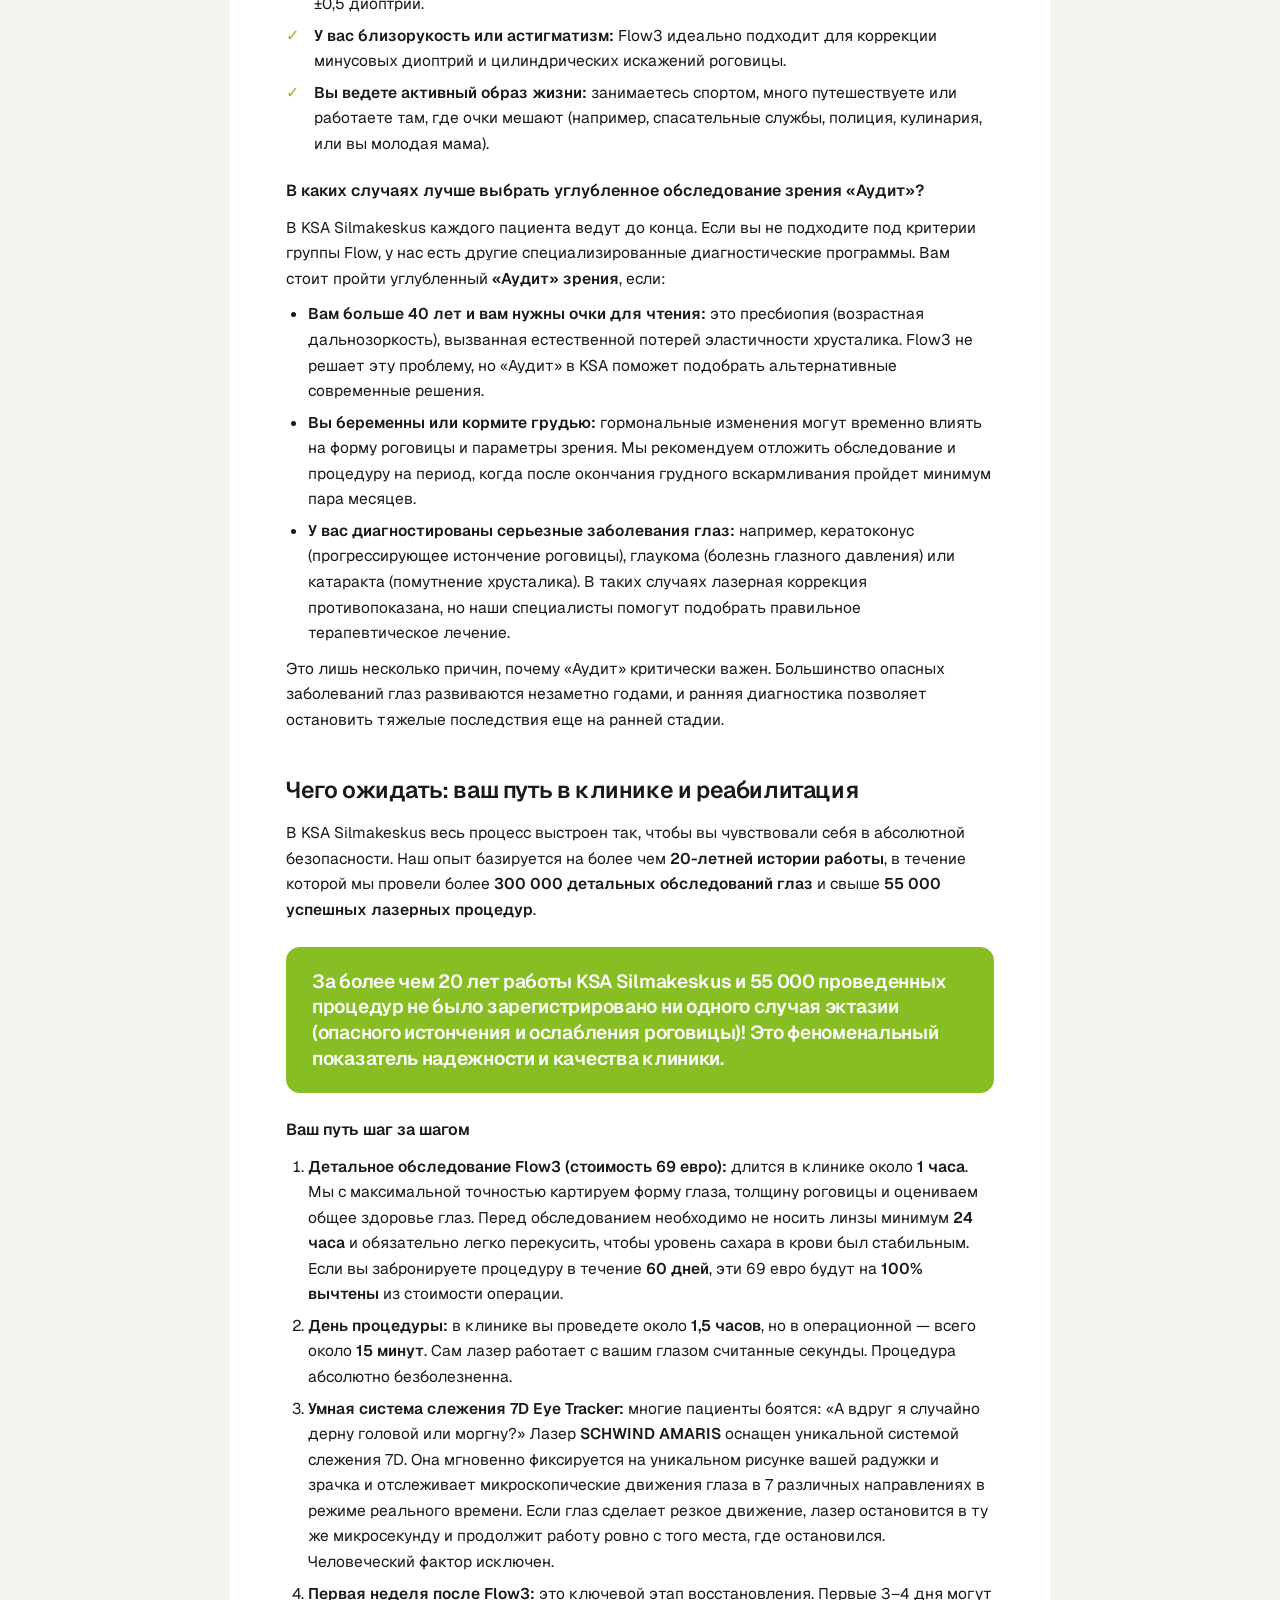
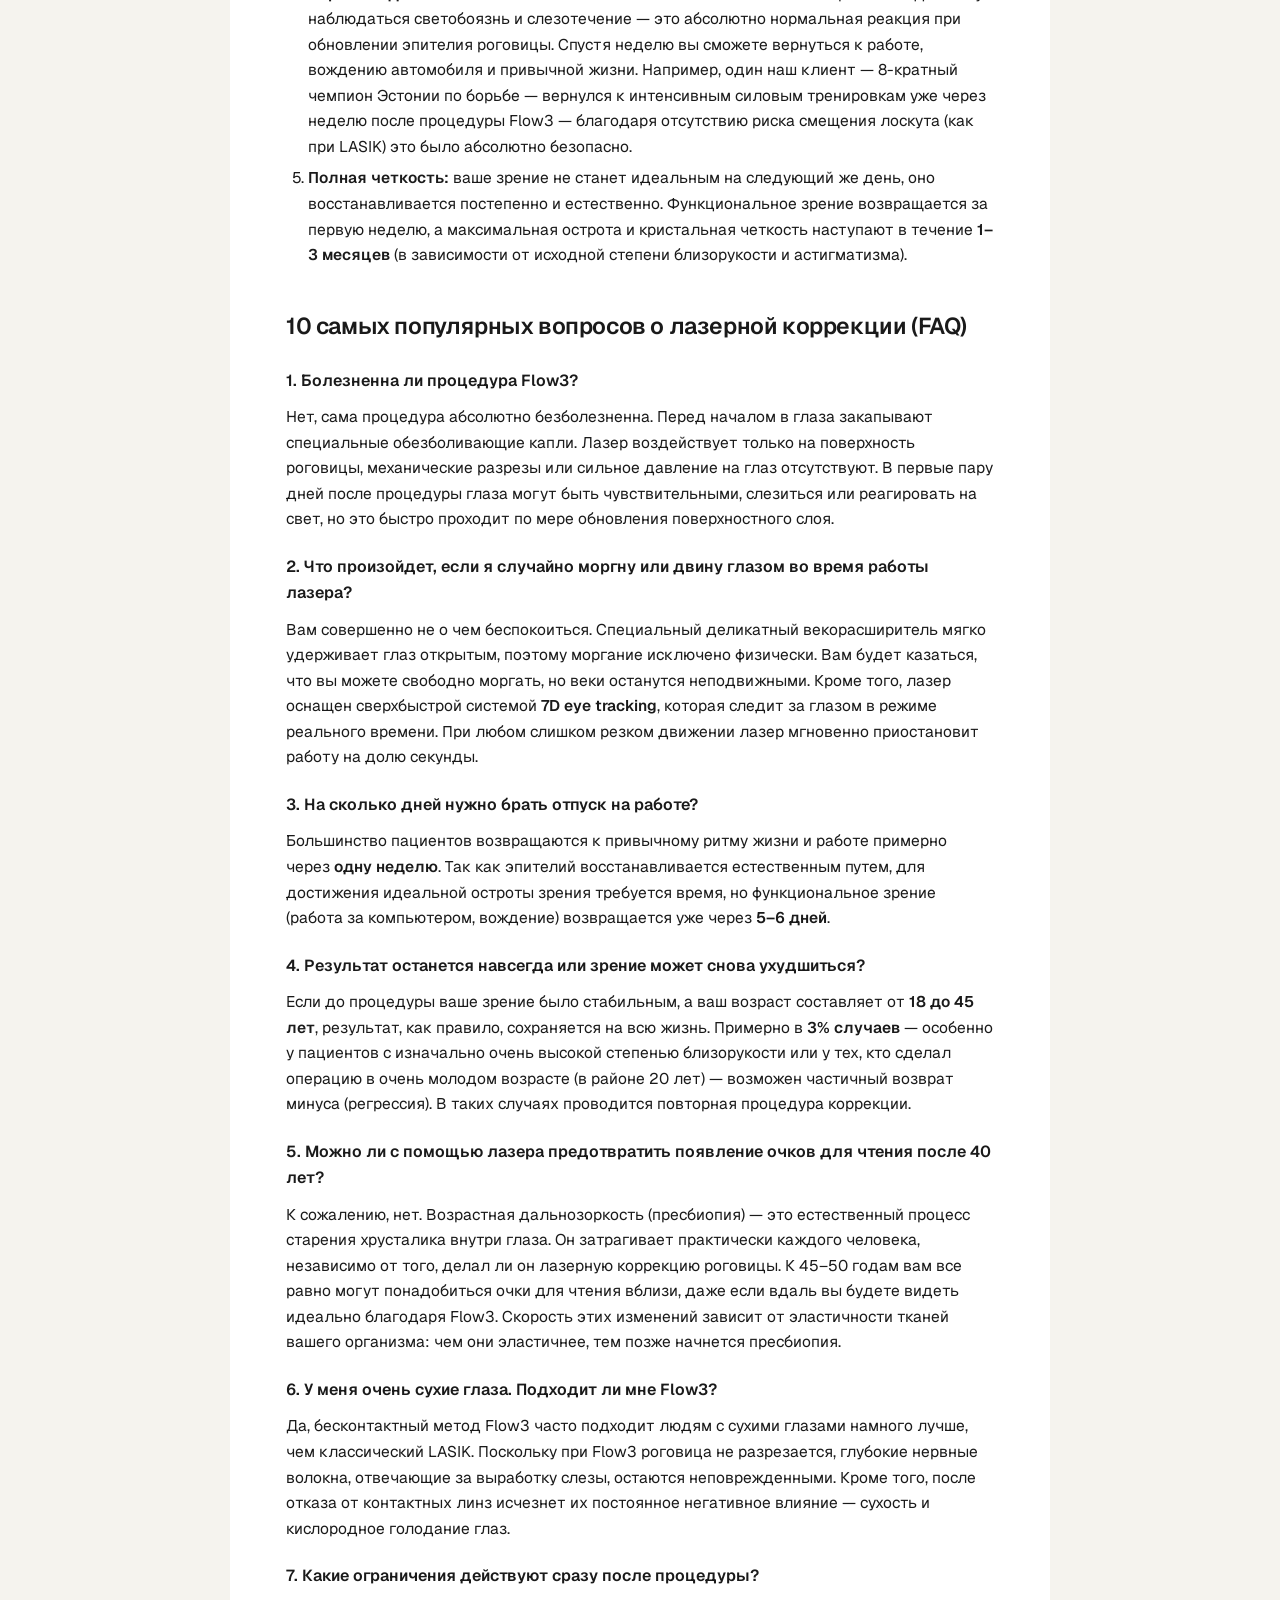
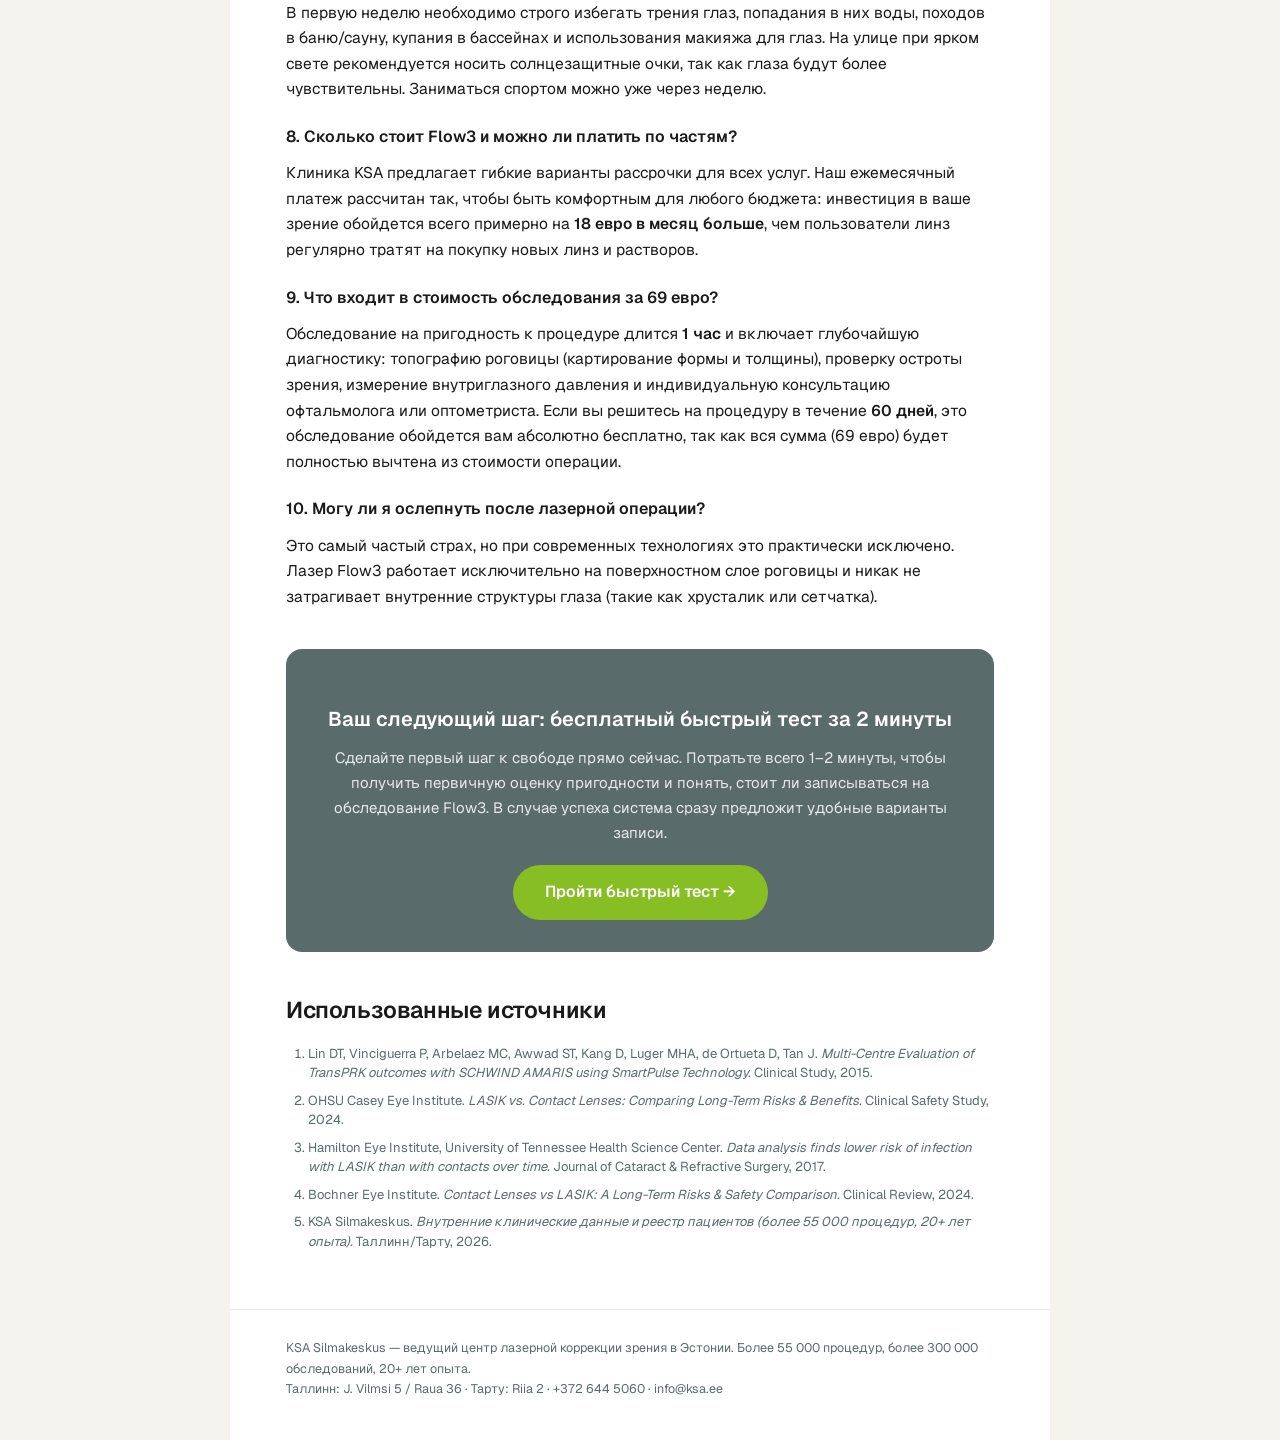
<file: guide-ru.html>
<!DOCTYPE html>
<html lang="ru">
<head>
<meta charset="UTF-8">
<meta name="viewport" content="width=device-width, initial-scale=1.0">
<meta name="robots" content="noindex, nofollow">
<title>Прощайте, линзы и очки: полный гид по лазерной свободе · KSA Silmakeskus</title>
<link rel="preconnect" href="https://fonts.googleapis.com">
<link rel="preconnect" href="https://fonts.gstatic.com" crossorigin>
<link href="https://fonts.googleapis.com/css2?family=Geist:wght@300;400;500;600;700&display=swap" rel="stylesheet">
<style>
  :root{
    --green:#87be23; --green-dark:#74a31e; --sand:#e8e3d3; --sand-light:#f5f3ee;
    --teal:#5a6b6c; --ink:#1a1a1a; --muted:#5a6b6c; --border:#e6e6e6; --bg:#ffffff;
  }
  *{box-sizing:border-box;margin:0;padding:0;}
  html{-webkit-print-color-adjust:exact;print-color-adjust:exact;}
  body{font-family:'Geist',system-ui,sans-serif;color:var(--ink);background:var(--sand-light);line-height:1.65;font-weight:400;}
  .page{max-width:820px;margin:0 auto;background:var(--bg);}
  .pad{padding:48px 56px;}
  .cover{background:var(--teal);color:#fff;padding:64px 56px 56px;}
  .cover .logo{font-weight:600;font-size:34px;color:#fff;letter-spacing:-2px;}
  .cover .kicker{display:inline-block;margin-top:40px;font-size:13px;text-transform:uppercase;letter-spacing:.12em;color:var(--sand);font-weight:500;}
  .cover h1{font-size:34px;line-height:1.15;font-weight:600;margin-top:14px;letter-spacing:-.5px;}
  .cover .sub{margin-top:18px;font-size:16px;color:rgba(255,255,255,.85);max-width:62ch;}
  .cover .meta{margin-top:22px;font-size:13px;color:rgba(255,255,255,.7);}
  .cover .meta strong{color:#fff;font-weight:600;}
  .cover .leaf{display:inline-block;width:10px;height:10px;border-radius:0 50% 50% 50%;background:var(--green);transform:rotate(45deg);margin-right:8px;vertical-align:middle;}
  h2{font-size:23px;font-weight:600;margin:40px 0 6px;letter-spacing:-.4px;color:var(--ink);}
  h2:first-of-type{margin-top:0;}
  h3{font-size:16px;font-weight:600;margin:22px 0 4px;}
  p{margin:10px 0;font-size:15.5px;}
  ul,ol{margin:10px 0 10px 22px;}
  li{margin:6px 0;font-size:15.5px;}
  strong{font-weight:600;}
  .pull{background:var(--green);color:#fff;font-weight:600;font-size:19px;line-height:1.35;border-radius:14px;padding:22px 26px;margin:24px 0;letter-spacing:-.3px;}
  .callout{background:var(--sand);border-left:4px solid var(--green);border-radius:0 12px 12px 0;padding:16px 22px;margin:22px 0;font-size:15px;}
  .table-wrap{overflow-x:auto;-webkit-overflow-scrolling:touch;margin:18px 0;}
  table{width:100%;border-collapse:collapse;font-size:14px;}
  th,td{text-align:left;padding:10px 12px;border-bottom:1px solid var(--border);vertical-align:top;}
  th{background:var(--sand-light);font-weight:600;}
  .check{list-style:none;margin-left:0;}
  .check li{position:relative;padding-left:28px;}
  .check li::before{content:"✓";position:absolute;left:0;top:0;color:var(--green);font-weight:700;font-size:16px;}
  .cta{background:var(--teal);color:#fff;border-radius:16px;padding:32px;text-align:center;margin:40px 0 0;}
  .cta h3{color:#fff;font-size:20px;margin-bottom:8px;}
  .cta p{color:rgba(255,255,255,.85);font-size:15px;margin-bottom:20px;}
  .cta a{display:inline-block;background:var(--green);color:#fff;text-decoration:none;font-weight:600;padding:14px 32px;border-radius:999px;font-size:16px;}
  .refs{margin-top:14px;}
  .refs li{font-size:13px;color:var(--muted);margin:8px 0;line-height:1.5;}
  .refs em{font-style:italic;}
  .foot{padding:28px 56px 40px;font-size:12.5px;color:var(--muted);border-top:1px solid var(--border);}
  @media print{body{background:#fff;}.page{max-width:none;}.pad{padding:28px 40px;}.cover{padding:48px 40px;}h2{page-break-after:avoid;}.pull,.callout,table,.cta{page-break-inside:avoid;}@page{margin:14mm;}}
  @media(max-width:640px){.pad,.cover,.foot{padding-left:24px;padding-right:24px;}.cover h1{font-size:27px;}table{font-size:13px;min-width:520px;}th,td{padding:8px 10px;}}
</style>
</head>
<body>
<div class="page">

  <header class="cover">
    <div class="logo">ksa</div>
    <span class="kicker">Бесплатный гид · KSA Silmakeskus</span>
    <h1>Прощайте, линзы и очки: полный гид по лазерной свободе в 2026 году</h1>
    <p class="sub"><span class="leaf"></span>Сколько времени и денег мы на самом деле теряем каждый день — и как вернуть идеальное зрение без единого прикосновения. Современная бесконтактная технология, реальная цена и преимущества для качества жизни.</p>
    <p class="meta"><strong>Автор:</strong> KSA Silmakeskus &nbsp;•&nbsp; <strong>Технология:</strong> SCHWIND AMARIS 7D &nbsp;•&nbsp; <strong>Год:</strong> 2026</p>
  </header>

  <main class="pad">

    <p>Очки на носу или контактные линзы в глазах — для миллионов близоруких людей это десятилетиями казалось единственным естественным способом видеть мир. Но запотевшие стекла зимой, раздражение глаз от линз летом и вечный страх сломать оправу вовсе не обязаны быть вашими пожизненными спутниками. Сегодня технологии позволяют сделать шаг к более безопасной, комфортной и абсолютно свободной жизни.</p>

    <h2>Для кого этот гид?</h2>
    <p>Этот материал написан специально для тех, кто устал от ежедневной рутины, начинающейся каждое утро с поиска очков или надевания контактных линз. Вам наверняка надоело, что в спортзале очки постоянно сползают с переносицы, во время плавания вы ничего не видите, а в сухом воздухе самолета линзы буквально прилипают к глазам.</p>
    <p>При этом вас наверняка мучает множество вопросов: безопасна ли лазерная коррекция на самом деле? Больно ли это? Подхожу ли я под критерии?</p>
    <p>Здесь вы найдете детальный и профессиональный разбор возможностей современной лазерной микрохирургии глаза. Только цифры, реальные риски, научные факты и никакой рекламы. Наша цель проста: дать вам всю информацию, чтобы вы могли принять лучшее решение для своего зрения и комфорта.</p>

    <h2>Скрытый «налог» на зрение: как мы тратим 100 дней жизни на протирание стекол</h2>
    <p>Большинство людей считают очки или линзы дешевым и простым решением. Но если сложить все расходы и мелкие ежедневные манипуляции за годы, открывается шокирующая картина. Это похоже на пожизненную аренду квартиры: вы платите бесконечно, но жилье так никогда и не станет вашим.</p>
    <h3>Ваш личный «временной налог»</h3>
    <p>Вы когда-нибудь задумывались, сколько драгоценного времени уходит на банальный уход за зрением?</p>
    <ul>
      <li><strong>Пользователи контактных линз</strong> тратят на их надевание, снятие и чистку в среднем <strong>8–12 минут в день</strong>.</li>
      <li><strong>Те, кто носит очки</strong>, тратят около <strong>5–10 минут в день</strong> на протирание стекол, борьбу с запотеванием и поправление оправ.</li>
    </ul>
    <p>Если взять среднее значение — <strong>10 минут в день</strong>, то за год набегает <strong>3650 минут (почти 61 час)</strong>. За 40 лет активной жизни (например, с 25 до 65 лет) это выливается в <strong>ровно 101,4 полных суток</strong>! Только представьте: более 100 дней своей жизни вы тратите исключительно на обслуживание пластика и стекол. Это время, которое можно было провести с гораздо большей пользой.</p>
    <h3>Финансовая реальность в Эстонии: сколько уходит сквозь пальцы?</h3>
    <p>Линзы и запасные очки — это постоянная статья расходов, которая к тому же подвержена инфляции. В Эстонии реальные цифры выглядят следующим образом:</p>
    <ul>
      <li><strong>Однодневные контактные линзы</strong> (например, Acuvue Oasys 1-Day) обходятся примерно в <strong>490–545 евро в год</strong>.</li>
      <li>Если добавить сюда растворы, контейнеры и регулярные визиты к оптометристу, сумма легко переваливает за <strong>560 евро в год</strong>.</li>
      <li><strong>Месячные линзы</strong> кажутся более дешевой альтернативой (около 15–25 евро в месяц), но с учетом стоимости уходовых средств годовая сумма оказывается практически такой же.</li>
    </ul>
    <div class="pull">Если вы носите контактные линзы и периодически покупаете качественные запасные очки, то за 47 лет активной жизни (в период с 18 до 65 лет) ваши расходы на зрение составят астрономическую сумму — от 35 000 до 65 000 евро!</div>
    <p>На этом фоне бесконтактная процедура <strong>Flow3</strong> выглядит как выгодная разовая инвестиция. При оформлении рассрочки в KSA Silmakeskus ежемесячный платеж за Flow3 окажется всего примерно на <strong>18 евро больше</strong>, чем вы уже сейчас тратите каждый месяц на покупку линз и растворов. Финансово это эквивалентно отказу всего от одной чашки кофе (около 3–4 евро) в неделю ради того, чтобы получить свободное и безупречное зрение на всю жизнь.</p>
    <h3>Здоровье и кислородное голодание глаз</h3>
    <p>Если очки безопасны для глаз, то с линзами все не так просто. Контактная линза на глазу работает как физический барьер, который перекрывает доступ кислорода к роговице (переднему прозрачному слою глаза), вызывая гипоксию (кислородное голодание). Это неизбежно приводит к синдрому сухого глаза, хроническому раздражению, покраснению и врастанию кровеносных сосудов в роговицу. Отказ от линз восстанавливает естественный приток кислорода к глазу и помогает навсегда забыть о сухости.</p>

    <h2>Как исправить зрение в 2026 году? Сравниваем методы</h2>
    <p>Сегодня возможностей для коррекции зрения больше, чем когда-либо. Однако важно понимать: универсального метода для всех не существует — у каждого решения свои плюсы, минусы и своя целевая аудитория.</p>
    <div class="table-wrap"><table>
      <thead><tr><th>Метод коррекции</th><th>Долговечность</th><th>Кому подходит</th><th>Что важно знать</th></tr></thead>
      <tbody>
        <tr><td>Очки</td><td>Временный эффект</td><td>Всем, просты в использовании</td><td>Ограничивают поле зрения, запотевают, неудобны при занятиях спортом</td></tr>
        <tr><td>Контактные линзы</td><td>Временный эффект</td><td>Для кратковременной активности</td><td>Требуют постоянного ухода, несут риск инфекций и часто вызывают сухость глаз</td></tr>
        <tr><td>Классический LASIK</td><td>Постоянный эффект</td><td>Людям с достаточно толстой роговицей</td><td>На роговице делается срез (лоскут). При травме есть риск смещения этого лоскута.</td></tr>
        <tr><td>Бесконтактный Flow3 (TransPRK)</td><td>Постоянный эффект</td><td>Активным людям в возрасте 18–45 лет</td><td><strong>Полностью бесконтактная и бесшовная технология.</strong> Роговица не режется механически, сохраняя максимальную прочность.</td></tr>
        <tr><td>Внутриглазные линзы (ICL)</td><td>Постоянный (обратимый)</td><td>Людям с экстремально высоким минусом или тонкой роговицей</td><td>Хирургическая операция, при которой внутрь глаза имплантируется микролинза.</td></tr>
      </tbody>
    </table></div>
    <h3>Почему бесконтактные технологии без разрезов бьют рекорды популярности?</h3>
    <p>Классические лазерные процедуры вроде LASIK или FemtoLASIK требуют надреза роговицы для создания так называемого лоскута (флапа), который приподнимается, а затем возвращается на место. Хотя такие операции проходят быстро и безболезненно, этот лоскут несет в себе пожизненный риск. Если вы занимаетесь контактным спортом, дайвингом, воспитываете маленьких детей или просто ведете очень активный образ жизни, любой случайный удар по глазу может сместить этот лоскут. Бесконтактная процедура <strong>Flow3</strong> полностью исключает этот риск: передняя поверхность глаза не подвергается разрезам, а лоскут просто не создается.</p>

    <h2>Что такое технология Flow3 SmartSurface?</h2>
    <p><strong>Flow3 SmartSurface</strong> — это полностью бесконтактная процедура, разработанная совместно с ведущим немецким производителем лазерного оборудования <strong>SCHWIND</strong>. Метод объединяет преимущества LASEK, PRK и TransPRK с интеллектуальной технологией <strong>SmartPulse</strong>, которая делает поверхность роговицы невероятно гладкой, обеспечивая быстрое заживление.</p>
    <h3>Как проходит процедура шаг за шагом — без скальпеля и прикосновений</h3>
    <ol>
      <li><strong>Капельная анестезия:</strong> в глаза закапывают специальные обезболивающие капли, благодаря чему процедура становится абсолютно безболезненной и пропадает необходимость моргать.</li>
      <li><strong>Удаление эпителия и моделирование:</strong> каждый глаз уникален, поэтому врач решает, как именно удалить эпителий (полностью лазером или частично вручную), чтобы минимизировать энергетическую нагрузку на ткани. Чем меньше нагрузка, тем точнее результат, выше безопасность и быстрее восстановление. Эксимерный лазер <strong>SCHWIND AMARIS</strong> деликатно испаряет эпителий (внешний быстрорегенерирующий слой роговицы) и сразу же моделирует находящуюся под ним строму роговицы строго под ваши диоптрии.</li>
      <li><strong>Скорость, которая имеет значение:</strong> лазер работает на ультравысокой частоте <strong>1050 Гц</strong> и исправляет одну диоптрию близорукости всего за <strong>1,3 секунды</strong>! Весь лазерный процесс занимает меньше 1 минуты на один глаз, что сводит риск высушивания и дегидратации тканей к нулю.</li>
      <li><strong>Защитная линза:</strong> в конце процедуры на глаз надевается специальная силикон-гидрогелевая линза с высокой кислородной проницаемостью. Она выполняет роль защитного «пластыря», благодаря чему пациент чувствует себя комфортно уже через несколько минут после операции.</li>
      <li><strong>Естественное заживление:</strong> под защитной линзой эпителий полностью восстанавливается за <strong>3–5 дней</strong>, после чего линза безболезненно снимается в клинике.</li>
    </ol>
    <div class="callout"><strong>Что такое SmartPulse?</strong> Представьте шлифовку дерева: обычные лазеры работают как наждачная бумага средней зернистости. Технология SmartPulse действует как ультратонкая полировальная бумага. Она распределяет лазерные импульсы с микроскопической плотностью и точностью, создавая под увеличением в 1000 раз невероятно гладкую поверхность роговицы. Эта идеальная гладкость и есть главный секрет быстрого и комфортного восстановления зрения.</div>

    <h2>Подходите ли вы для Flow3? Матрица самооценки</h2>
    <p>Метод Flow3 оптимизирован для тех, кто хочет безопасно и навсегда избавиться от близорукости. Перед тем как записаться на обследование в клинику, вы можете оценить свои шансы с помощью этого чек-листа.</p>
    <h3>Чек-лист кандидата</h3>
    <ul class="check">
      <li><strong>Ваш возраст от 18 до 45 лет:</strong> в этот период глаз полностью сформирован, а зрение стабильно.</li>
      <li><strong>Стабильное зрение:</strong> за последний год ваш рецепт на очки не изменился более чем на ±0,5 диоптрии.</li>
      <li><strong>У вас близорукость или астигматизм:</strong> Flow3 идеально подходит для коррекции минусовых диоптрий и цилиндрических искажений роговицы.</li>
      <li><strong>Вы ведете активный образ жизни:</strong> занимаетесь спортом, много путешествуете или работаете там, где очки мешают (например, спасательные службы, полиция, кулинария, или вы молодая мама).</li>
    </ul>
    <h3>В каких случаях лучше выбрать углубленное обследование зрения «Аудит»?</h3>
    <p>В KSA Silmakeskus каждого пациента ведут до конца. Если вы не подходите под критерии группы Flow, у нас есть другие специализированные диагностические программы. Вам стоит пройти углубленный <strong>«Аудит» зрения</strong>, если:</p>
    <ul>
      <li><strong>Вам больше 40 лет и вам нужны очки для чтения:</strong> это пресбиопия (возрастная дальнозоркость), вызванная естественной потерей эластичности хрусталика. Flow3 не решает эту проблему, но «Аудит» в KSA поможет подобрать альтернативные современные решения.</li>
      <li><strong>Вы беременны или кормите грудью:</strong> гормональные изменения могут временно влиять на форму роговицы и параметры зрения. Мы рекомендуем отложить обследование и процедуру на период, когда после окончания грудного вскармливания пройдет минимум пара месяцев.</li>
      <li><strong>У вас диагностированы серьезные заболевания глаз:</strong> например, кератоконус (прогрессирующее истончение роговицы), глаукома (болезнь глазного давления) или катаракта (помутнение хрусталика). В таких случаях лазерная коррекция противопоказана, но наши специалисты помогут подобрать правильное терапевтическое лечение.</li>
    </ul>
    <p>Это лишь несколько причин, почему «Аудит» критически важен. Большинство опасных заболеваний глаз развиваются незаметно годами, и ранняя диагностика позволяет остановить тяжелые последствия еще на ранней стадии.</p>

    <h2>Чего ожидать: ваш путь в клинике и реабилитация</h2>
    <p>В KSA Silmakeskus весь процесс выстроен так, чтобы вы чувствовали себя в абсолютной безопасности. Наш опыт базируется на более чем <strong>20-летней истории работы</strong>, в течение которой мы провели более <strong>300 000 детальных обследований глаз</strong> и свыше <strong>55 000 успешных лазерных процедур</strong>.</p>
    <div class="pull">За более чем 20 лет работы KSA Silmakeskus и 55 000 проведенных процедур не было зарегистрировано ни одного случая эктазии (опасного истончения и ослабления роговицы)! Это феноменальный показатель надежности и качества клиники.</div>
    <h3>Ваш путь шаг за шагом</h3>
    <ol>
      <li><strong>Детальное обследование Flow3 (стоимость 69 евро):</strong> длится в клинике около <strong>1 часа</strong>. Мы с максимальной точностью картируем форму глаза, толщину роговицы и оцениваем общее здоровье глаз. Перед обследованием необходимо не носить линзы минимум <strong>24 часа</strong> и обязательно легко перекусить, чтобы уровень сахара в крови был стабильным. Если вы забронируете процедуру в течение <strong>60 дней</strong>, эти 69 евро будут на <strong>100% вычтены</strong> из стоимости операции.</li>
      <li><strong>День процедуры:</strong> в клинике вы проведете около <strong>1,5 часов</strong>, но в операционной — всего около <strong>15 минут</strong>. Сам лазер работает с вашим глазом считанные секунды. Процедура абсолютно безболезненна.</li>
      <li><strong>Умная система слежения 7D Eye Tracker:</strong> многие пациенты боятся: «А вдруг я случайно дерну головой или моргну?» Лазер <strong>SCHWIND AMARIS</strong> оснащен уникальной системой слежения 7D. Она мгновенно фиксируется на уникальном рисунке вашей радужки и зрачка и отслеживает микроскопические движения глаза в 7 различных направлениях в режиме реального времени. Если глаз сделает резкое движение, лазер остановится в ту же микросекунду и продолжит работу ровно с того места, где остановился. Человеческий фактор исключен.</li>
      <li><strong>Первая неделя после Flow3:</strong> это ключевой этап восстановления. Первые 3–4 дня могут наблюдаться светобоязнь и слезотечение — это абсолютно нормальная реакция при обновлении эпителия роговицы. Спустя неделю вы сможете вернуться к работе, вождению автомобиля и привычной жизни. Например, один наш клиент — 8-кратный чемпион Эстонии по борьбе — вернулся к интенсивным силовым тренировкам уже через неделю после процедуры Flow3 — благодаря отсутствию риска смещения лоскута (как при LASIK) это было абсолютно безопасно.</li>
      <li><strong>Полная четкость:</strong> ваше зрение не станет идеальным на следующий же день, оно восстанавливается постепенно и естественно. Функциональное зрение возвращается за первую неделю, а максимальная острота и кристальная четкость наступают в течение <strong>1–3 месяцев</strong> (в зависимости от исходной степени близорукости и астигматизма).</li>
    </ol>

    <h2>10 самых популярных вопросов о лазерной коррекции (FAQ)</h2>
    <h3>1. Болезненна ли процедура Flow3?</h3>
    <p>Нет, сама процедура абсолютно безболезненна. Перед началом в глаза закапывают специальные обезболивающие капли. Лазер воздействует только на поверхность роговицы, механические разрезы или сильное давление на глаз отсутствуют. В первые пару дней после процедуры глаза могут быть чувствительными, слезиться или реагировать на свет, но это быстро проходит по мере обновления поверхностного слоя.</p>
    <h3>2. Что произойдет, если я случайно моргну или двину глазом во время работы лазера?</h3>
    <p>Вам совершенно не о чем беспокоиться. Специальный деликатный векорасширитель мягко удерживает глаз открытым, поэтому моргание исключено физически. Вам будет казаться, что вы можете свободно моргать, но веки останутся неподвижными. Кроме того, лазер оснащен сверхбыстрой системой <strong>7D eye tracking</strong>, которая следит за глазом в режиме реального времени. При любом слишком резком движении лазер мгновенно приостановит работу на долю секунды.</p>
    <h3>3. На сколько дней нужно брать отпуск на работе?</h3>
    <p>Большинство пациентов возвращаются к привычному ритму жизни и работе примерно через <strong>одну неделю</strong>. Так как эпителий восстанавливается естественным путем, для достижения идеальной остроты зрения требуется время, но функциональное зрение (работа за компьютером, вождение) возвращается уже через <strong>5–6 дней</strong>.</p>
    <h3>4. Результат останется навсегда или зрение может снова ухудшиться?</h3>
    <p>Если до процедуры ваше зрение было стабильным, а ваш возраст составляет от <strong>18 до 45 лет</strong>, результат, как правило, сохраняется на всю жизнь. Примерно в <strong>3% случаев</strong> — особенно у пациентов с изначально очень высокой степенью близорукости или у тех, кто сделал операцию в очень молодом возрасте (в районе 20 лет) — возможен частичный возврат минуса (регрессия). В таких случаях проводится повторная процедура коррекции.</p>
    <h3>5. Можно ли с помощью лазера предотвратить появление очков для чтения после 40 лет?</h3>
    <p>К сожалению, нет. Возрастная дальнозоркость (пресбиопия) — это естественный процесс старения хрусталика внутри глаза. Он затрагивает практически каждого человека, независимо от того, делал ли он лазерную коррекцию роговицы. К 45–50 годам вам все равно могут понадобиться очки для чтения вблизи, даже если вдаль вы будете видеть идеально благодаря Flow3. Скорость этих изменений зависит от эластичности тканей вашего организма: чем они эластичнее, тем позже начнется пресбиопия.</p>
    <h3>6. У меня очень сухие глаза. Подходит ли мне Flow3?</h3>
    <p>Да, бесконтактный метод Flow3 часто подходит людям с сухими глазами намного лучше, чем классический LASIK. Поскольку при Flow3 роговица не разрезается, глубокие нервные волокна, отвечающие за выработку слезы, остаются неповрежденными. Кроме того, после отказа от контактных линз исчезнет их постоянное негативное влияние — сухость и кислородное голодание глаз.</p>
    <h3>7. Какие ограничения действуют сразу после процедуры?</h3>
    <p>В первую неделю необходимо строго избегать трения глаз, попадания в них воды, походов в баню/сауну, купания в бассейнах и использования макияжа для глаз. На улице при ярком свете рекомендуется носить солнцезащитные очки, так как глаза будут более чувствительны. Заниматься спортом можно уже через неделю.</p>
    <h3>8. Сколько стоит Flow3 и можно ли платить по частям?</h3>
    <p>Клиника KSA предлагает гибкие варианты рассрочки для всех услуг. Наш ежемесячный платеж рассчитан так, чтобы быть комфортным для любого бюджета: инвестиция в ваше зрение обойдется всего примерно на <strong>18 евро в месяц больше</strong>, чем пользователи линз регулярно тратят на покупку новых линз и растворов.</p>
    <h3>9. Что входит в стоимость обследования за 69 евро?</h3>
    <p>Обследование на пригодность к процедуре длится <strong>1 час</strong> и включает глубочайшую диагностику: топографию роговицы (картирование формы и толщины), проверку остроты зрения, измерение внутриглазного давления и индивидуальную консультацию офтальмолога или оптометриста. Если вы решитесь на процедуру в течение <strong>60 дней</strong>, это обследование обойдется вам абсолютно бесплатно, так как вся сумма (69 евро) будет полностью вычтена из стоимости операции.</p>
    <h3>10. Могу ли я ослепнуть после лазерной операции?</h3>
    <p>Это самый частый страх, но при современных технологиях это практически исключено. Лазер Flow3 работает исключительно на поверхностном слое роговицы и никак не затрагивает внутренние структуры глаза (такие как хрусталик или сетчатка).</p>

    <div class="cta">
      <h3>Ваш следующий шаг: бесплатный быстрый тест за 2 минуты</h3>
      <p>Сделайте первый шаг к свободе прямо сейчас. Потратьте всего 1–2 минуты, чтобы получить первичную оценку пригодности и понять, стоит ли записываться на обследование Flow3. В случае успеха система сразу предложит удобные варианты записи.</p>
      <a href="https://kiirtest.ksa.ee?utm_source=guide&utm_medium=pdf&utm_campaign=glasses_lp_ru" target="_blank" rel="noopener">Пройти быстрый тест →</a>
    </div>

    <h2>Использованные источники</h2>
    <ol class="refs">
      <li>Lin DT, Vinciguerra P, Arbelaez MC, Awwad ST, Kang D, Luger MHA, de Ortueta D, Tan J. <em>Multi-Centre Evaluation of TransPRK outcomes with SCHWIND AMARIS using SmartPulse Technology.</em> Clinical Study, 2015.</li>
      <li>OHSU Casey Eye Institute. <em>LASIK vs. Contact Lenses: Comparing Long-Term Risks &amp; Benefits.</em> Clinical Safety Study, 2024.</li>
      <li>Hamilton Eye Institute, University of Tennessee Health Science Center. <em>Data analysis finds lower risk of infection with LASIK than with contacts over time.</em> Journal of Cataract &amp; Refractive Surgery, 2017.</li>
      <li>Bochner Eye Institute. <em>Contact Lenses vs LASIK: A Long-Term Risks &amp; Safety Comparison.</em> Clinical Review, 2024.</li>
      <li>KSA Silmakeskus. <em>Внутренние клинические данные и реестр пациентов (более 55 000 процедур, 20+ лет опыта).</em> Таллинн/Тарту, 2026.</li>
    </ol>

  </main>

  <footer class="foot">
    KSA Silmakeskus — ведущий центр лазерной коррекции зрения в Эстонии. Более 55 000 процедур, более 300 000 обследований, 20+ лет опыта.<br>
    Таллинн: J. Vilmsi 5 / Raua 36 · Тарту: Riia 2 · +372 644 5060 · info@ksa.ee
  </footer>

</div>
</body>
</html>
</file>
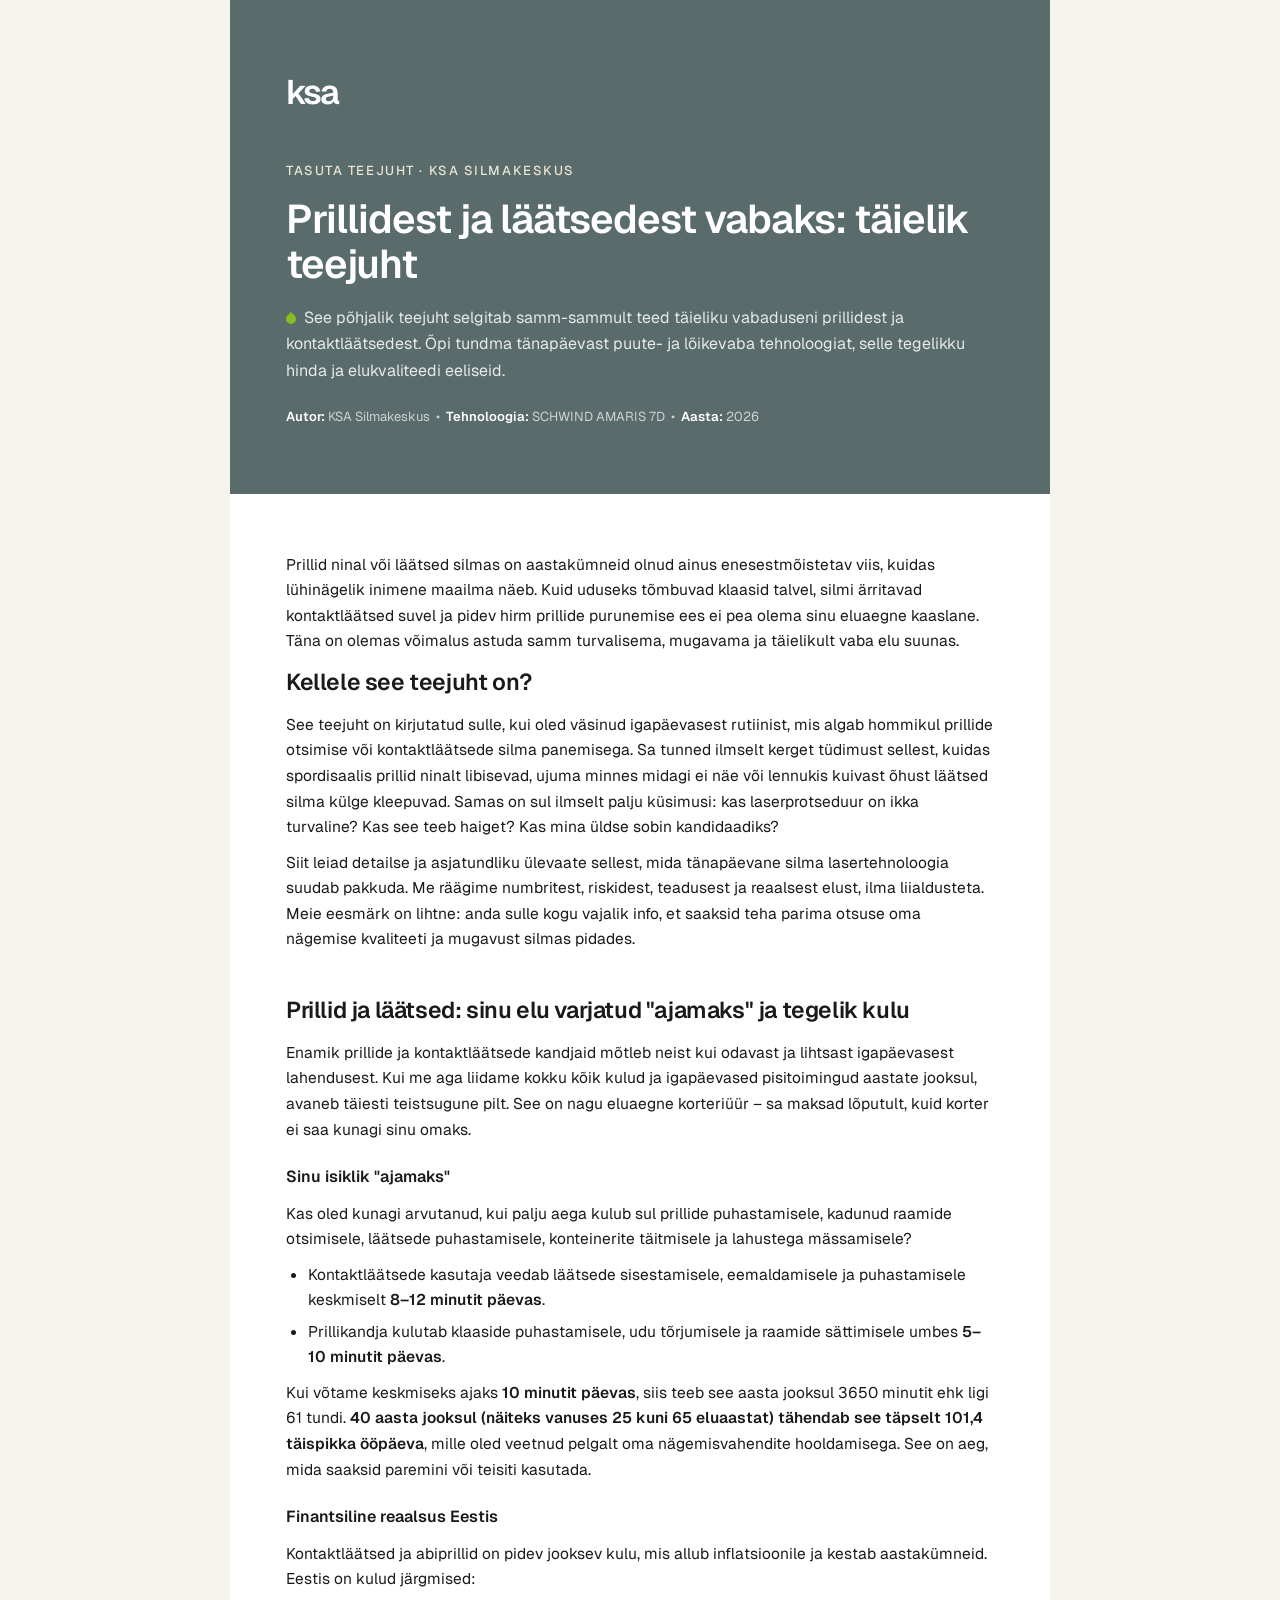
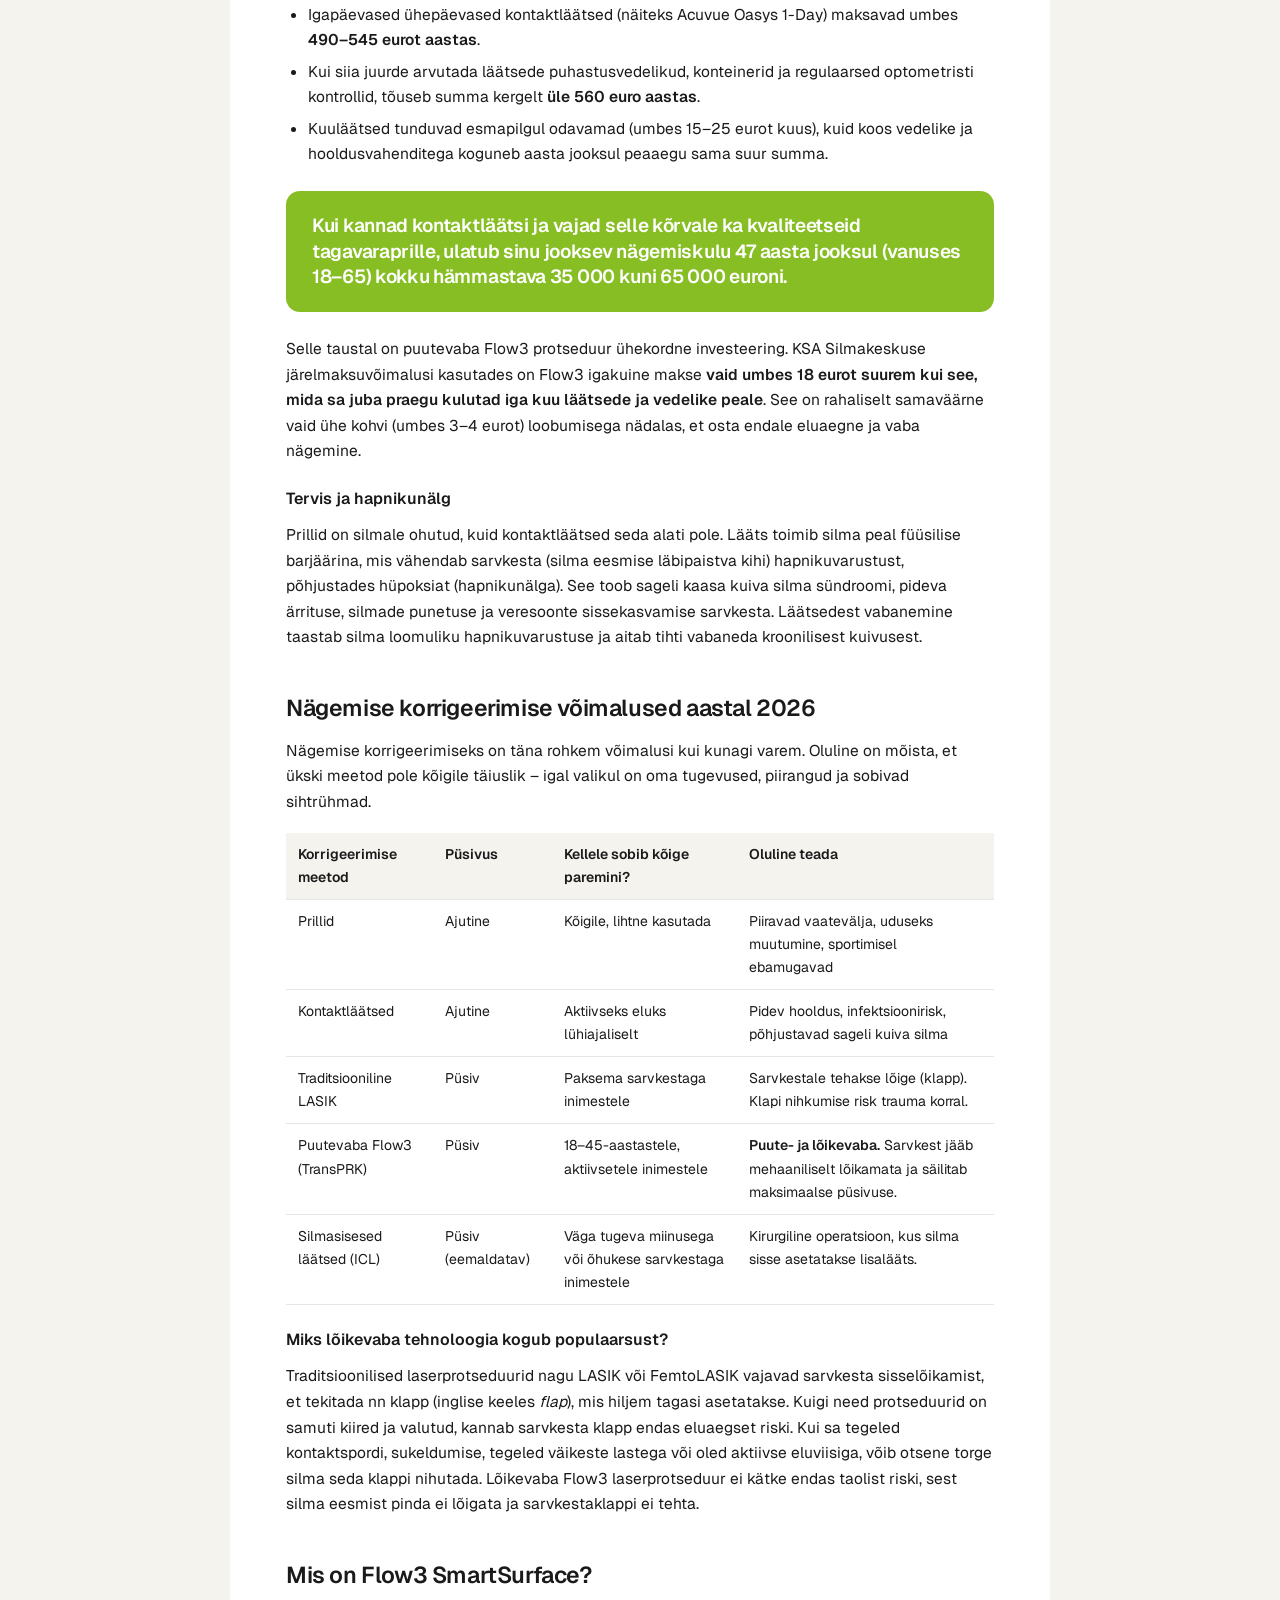
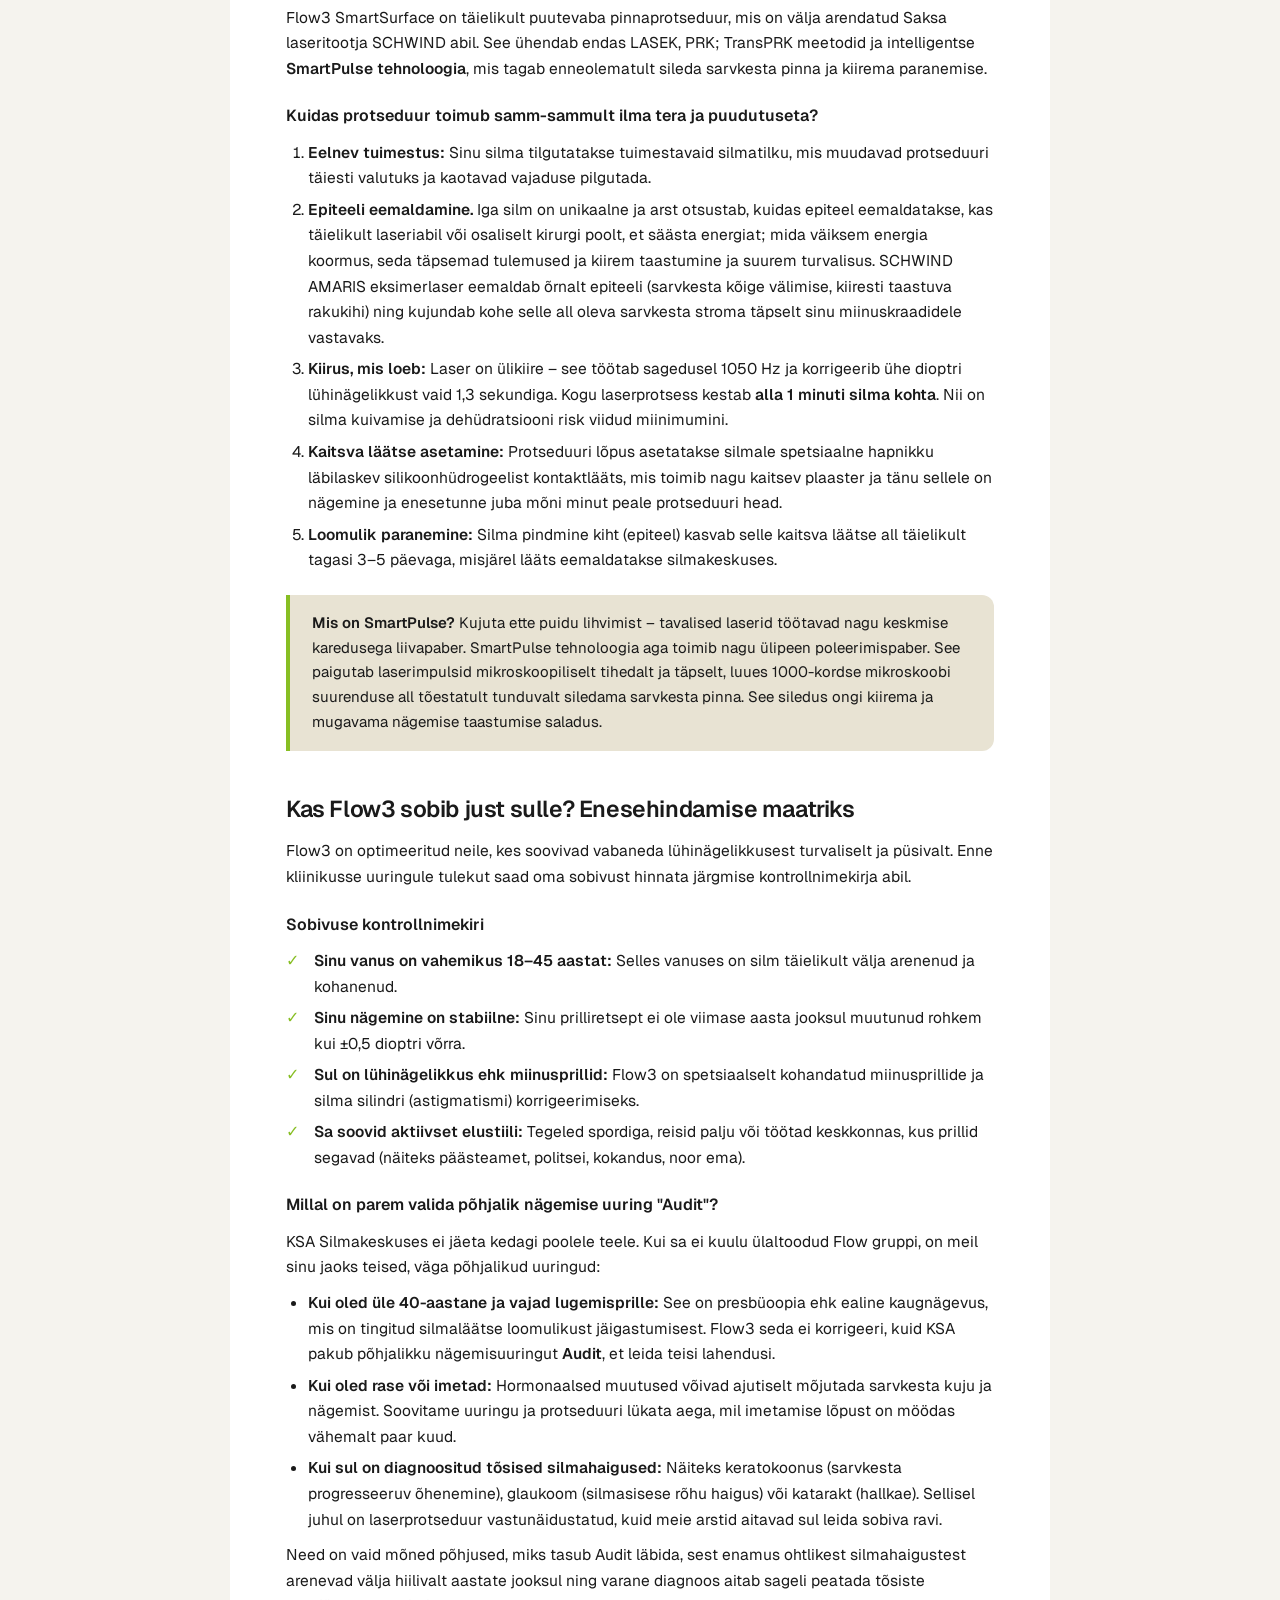
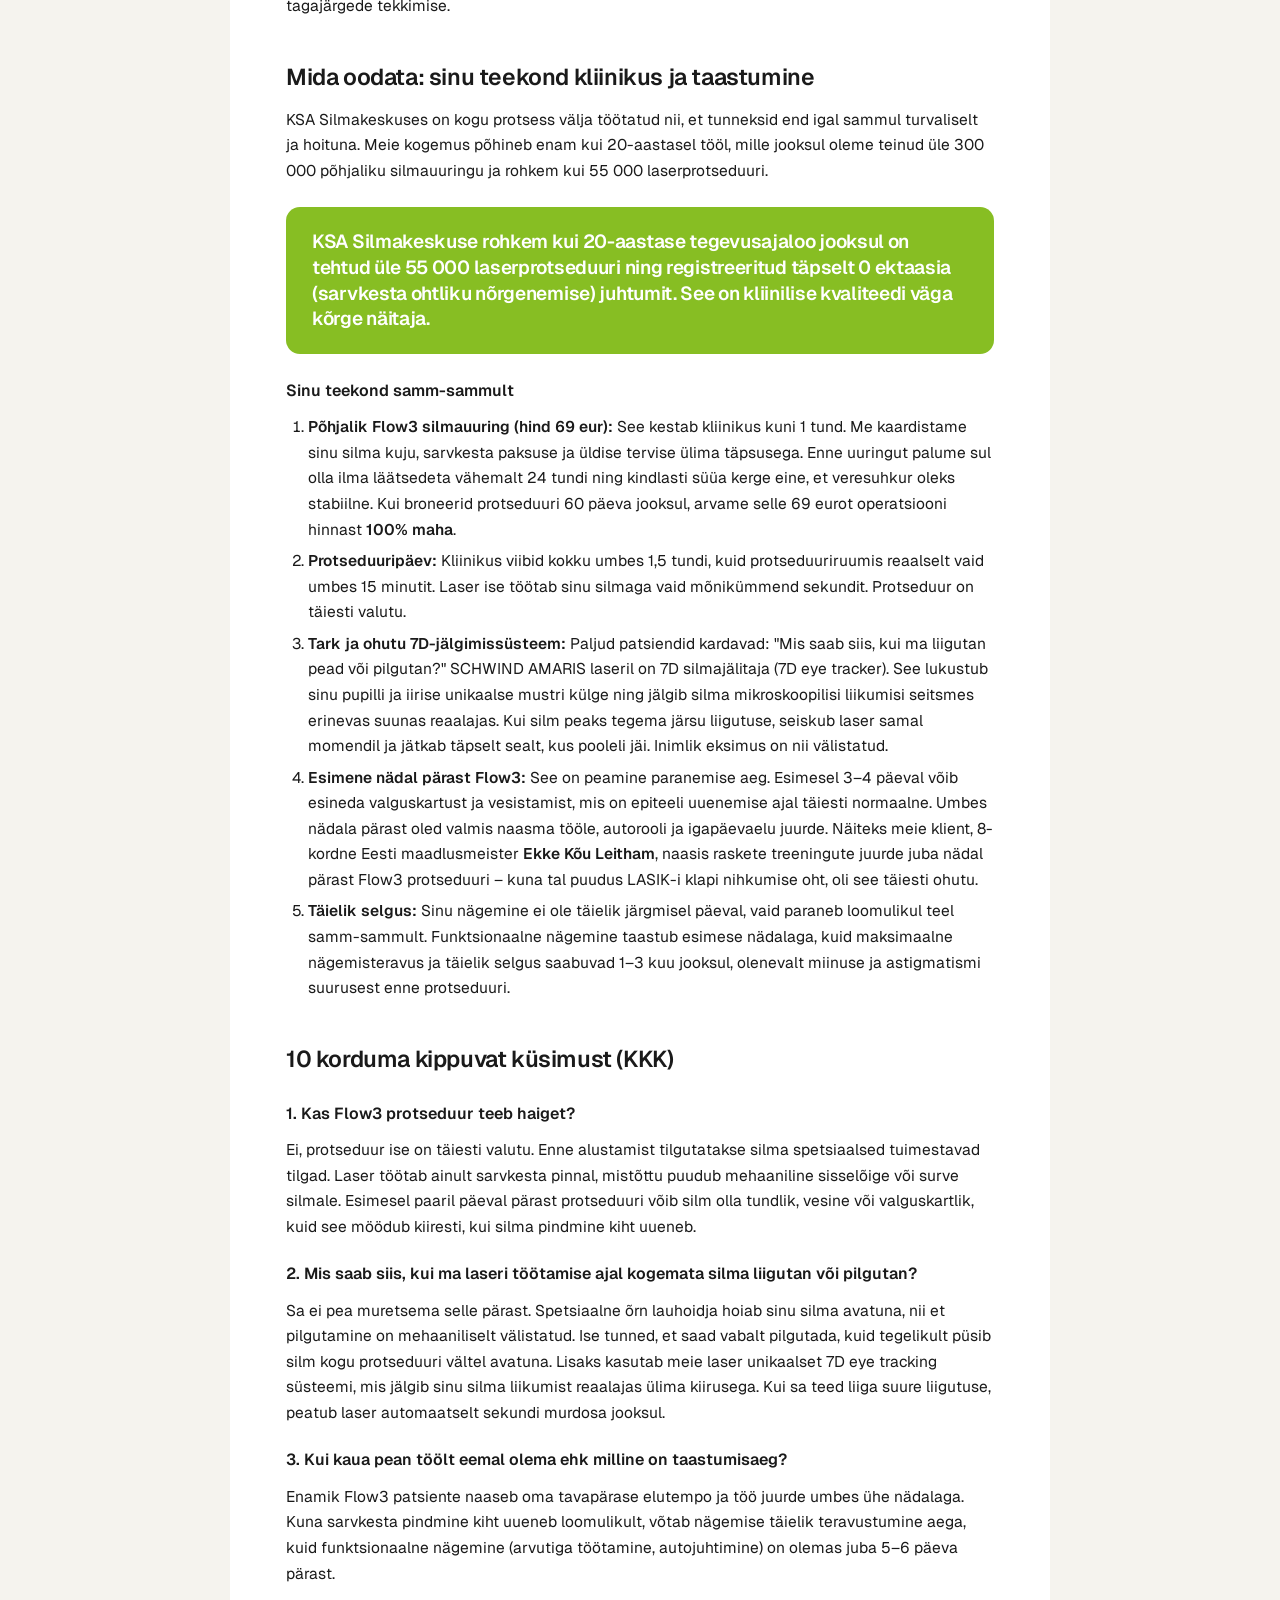
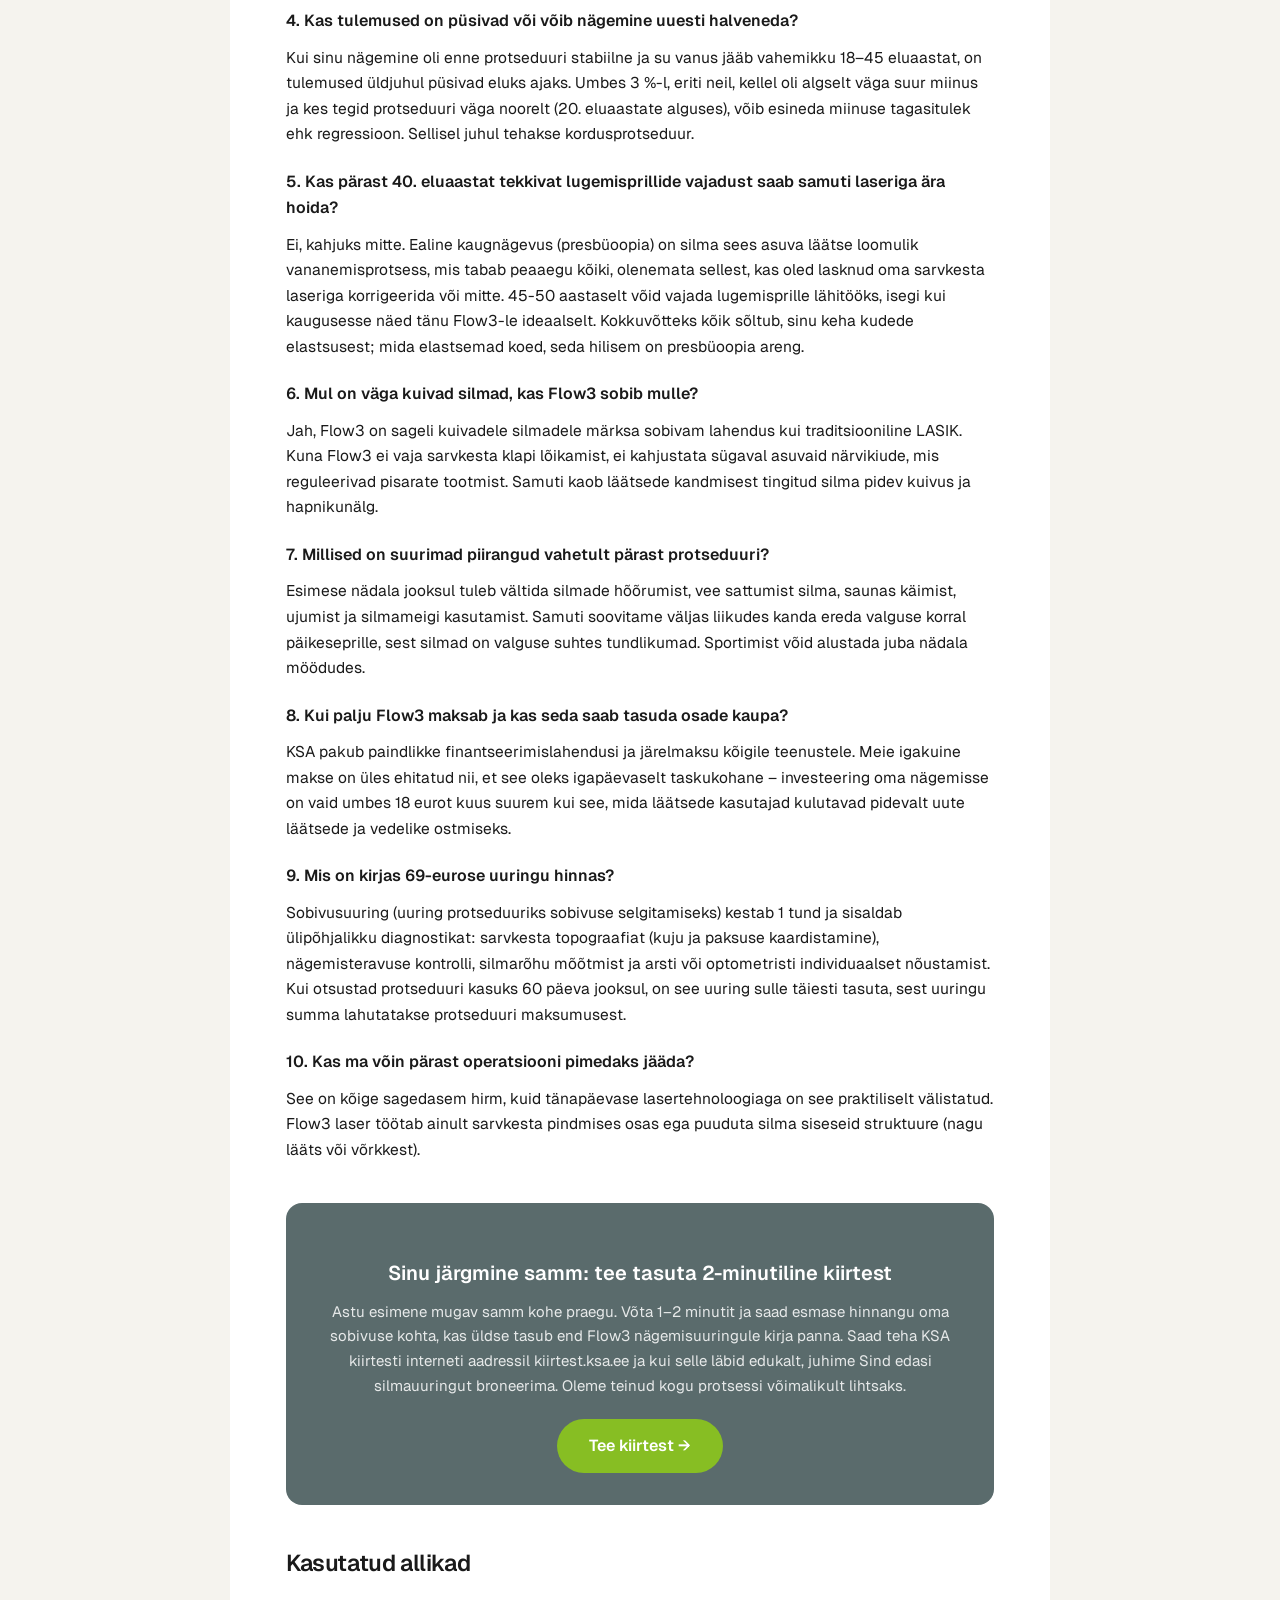
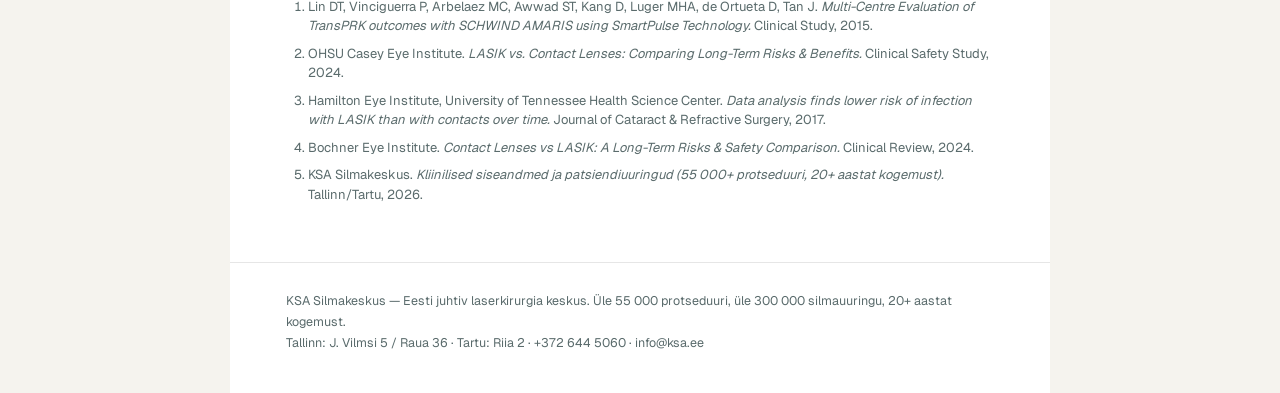
<file: guide.html>
<!DOCTYPE html>
<html lang="et">
<head>
<meta charset="UTF-8">
<meta name="viewport" content="width=device-width, initial-scale=1.0">
<meta name="robots" content="noindex, nofollow">
<title>Prillidest ja läätsedest vabaks: täielik teejuht · KSA Silmakeskus</title>
<link rel="preconnect" href="https://fonts.googleapis.com">
<link rel="preconnect" href="https://fonts.gstatic.com" crossorigin>
<link href="https://fonts.googleapis.com/css2?family=Geist:wght@300;400;500;600;700&display=swap" rel="stylesheet">
<style>
  :root{
    --green:#87be23; --green-dark:#74a31e; --sand:#e8e3d3; --sand-light:#f5f3ee;
    --teal:#5a6b6c; --ink:#1a1a1a; --muted:#5a6b6c; --border:#e6e6e6; --bg:#ffffff;
  }
  *{box-sizing:border-box;margin:0;padding:0;}
  html{-webkit-print-color-adjust:exact;print-color-adjust:exact;}
  body{font-family:'Geist',system-ui,sans-serif;color:var(--ink);background:var(--sand-light);line-height:1.65;font-weight:400;}
  .page{max-width:820px;margin:0 auto;background:var(--bg);}
  .pad{padding:48px 56px;}

  .cover{background:var(--teal);color:#fff;padding:64px 56px 56px;}
  .cover .logo{font-weight:600;font-size:34px;color:#fff;letter-spacing:-2px;}
  .cover .kicker{display:inline-block;margin-top:40px;font-size:13px;text-transform:uppercase;letter-spacing:.12em;color:var(--sand);font-weight:500;}
  .cover h1{font-size:40px;line-height:1.12;font-weight:600;margin-top:14px;letter-spacing:-1px;}
  .cover .sub{margin-top:18px;font-size:16px;color:rgba(255,255,255,.85);max-width:62ch;}
  .cover .meta{margin-top:22px;font-size:13px;color:rgba(255,255,255,.7);}
  .cover .meta strong{color:#fff;font-weight:600;}
  .cover .leaf{display:inline-block;width:10px;height:10px;border-radius:0 50% 50% 50%;background:var(--green);transform:rotate(45deg);margin-right:8px;vertical-align:middle;}

  h2{font-size:23px;font-weight:600;margin:40px 0 6px;letter-spacing:-.4px;color:var(--ink);}
  h2 .num{color:var(--green);font-weight:700;margin-right:8px;}
  h2:first-of-type{margin-top:0;}
  h3{font-size:16px;font-weight:600;margin:22px 0 4px;}
  p{margin:10px 0;font-size:15.5px;}
  ul,ol{margin:10px 0 10px 22px;}
  li{margin:6px 0;font-size:15.5px;}
  strong{font-weight:600;}

  .pull{background:var(--green);color:#fff;font-weight:600;font-size:19px;line-height:1.35;
        border-radius:14px;padding:22px 26px;margin:24px 0;letter-spacing:-.3px;}
  .callout{background:var(--sand);border-left:4px solid var(--green);border-radius:0 12px 12px 0;
           padding:16px 22px;margin:22px 0;font-size:15px;}
  .table-wrap{overflow-x:auto;-webkit-overflow-scrolling:touch;margin:18px 0;}
  table{width:100%;border-collapse:collapse;font-size:14px;}
  th,td{text-align:left;padding:10px 12px;border-bottom:1px solid var(--border);vertical-align:top;}
  th{background:var(--sand-light);font-weight:600;}
  .check{list-style:none;margin-left:0;}
  .check li{position:relative;padding-left:28px;}
  .check li::before{content:"✓";position:absolute;left:0;top:0;color:var(--green);font-weight:700;font-size:16px;}

  .cta{background:var(--teal);color:#fff;border-radius:16px;padding:32px;text-align:center;margin:40px 0 0;}
  .cta h3{color:#fff;font-size:20px;margin-bottom:8px;}
  .cta p{color:rgba(255,255,255,.85);font-size:15px;margin-bottom:20px;}
  .cta a{display:inline-block;background:var(--green);color:#fff;text-decoration:none;font-weight:600;
         padding:14px 32px;border-radius:999px;font-size:16px;}
  .refs{margin-top:14px;}
  .refs li{font-size:13px;color:var(--muted);margin:8px 0;line-height:1.5;}
  .refs em{font-style:italic;}
  .foot{padding:28px 56px 40px;font-size:12.5px;color:var(--muted);border-top:1px solid var(--border);}

  @media print{
    body{background:#fff;}
    .page{max-width:none;}
    .pad{padding:28px 40px;}
    .cover{padding:48px 40px;}
    h2{page-break-after:avoid;}
    .pull,.callout,table,.cta{page-break-inside:avoid;}
    @page{margin:14mm;}
  }
  @media(max-width:640px){
    .pad,.cover,.foot{padding-left:24px;padding-right:24px;}
    .cover h1{font-size:30px;}
    table{font-size:13px;min-width:520px;}
    th,td{padding:8px 10px;}
  }
</style>
</head>
<body>
<div class="page">

  <header class="cover">
    <div class="logo">ksa</div>
    <span class="kicker">Tasuta teejuht · KSA Silmakeskus</span>
    <h1>Prillidest ja läätsedest vabaks: täielik teejuht</h1>
    <p class="sub"><span class="leaf"></span>See põhjalik teejuht selgitab samm-sammult teed täieliku vabaduseni prillidest ja kontaktläätsedest. Õpi tundma tänapäevast puute- ja lõikevaba tehnoloogiat, selle tegelikku hinda ja elukvaliteedi eeliseid.</p>
    <p class="meta"><strong>Autor:</strong> KSA Silmakeskus &nbsp;•&nbsp; <strong>Tehnoloogia:</strong> SCHWIND AMARIS 7D &nbsp;•&nbsp; <strong>Aasta:</strong> 2026</p>
  </header>

  <main class="pad">

    <p>Prillid ninal või läätsed silmas on aastakümneid olnud ainus enesestmõistetav viis, kuidas lühinägelik inimene maailma näeb. Kuid uduseks tõmbuvad klaasid talvel, silmi ärritavad kontaktläätsed suvel ja pidev hirm prillide purunemise ees ei pea olema sinu eluaegne kaaslane. Täna on olemas võimalus astuda samm turvalisema, mugavama ja täielikult vaba elu suunas.</p>

    <h2>Kellele see teejuht on?</h2>
    <p>See teejuht on kirjutatud sulle, kui oled väsinud igapäevasest rutiinist, mis algab hommikul prillide otsimise või kontaktläätsede silma panemisega. Sa tunned ilmselt kerget tüdimust sellest, kuidas spordisaalis prillid ninalt libisevad, ujuma minnes midagi ei näe või lennukis kuivast õhust läätsed silma külge kleepuvad. Samas on sul ilmselt palju küsimusi: kas laserprotseduur on ikka turvaline? Kas see teeb haiget? Kas mina üldse sobin kandidaadiks?</p>
    <p>Siit leiad detailse ja asjatundliku ülevaate sellest, mida tänapäevane silma lasertehnoloogia suudab pakkuda. Me räägime numbritest, riskidest, teadusest ja reaalsest elust, ilma liialdusteta. Meie eesmärk on lihtne: anda sulle kogu vajalik info, et saaksid teha parima otsuse oma nägemise kvaliteeti ja mugavust silmas pidades.</p>

    <h2>Prillid ja läätsed: sinu elu varjatud "ajamaks" ja tegelik kulu</h2>
    <p>Enamik prillide ja kontaktläätsede kandjaid mõtleb neist kui odavast ja lihtsast igapäevasest lahendusest. Kui me aga liidame kokku kõik kulud ja igapäevased pisitoimingud aastate jooksul, avaneb täiesti teistsugune pilt. See on nagu eluaegne korteriüür – sa maksad lõputult, kuid korter ei saa kunagi sinu omaks.</p>
    <h3>Sinu isiklik "ajamaks"</h3>
    <p>Kas oled kunagi arvutanud, kui palju aega kulub sul prillide puhastamisele, kadunud raamide otsimisele, läätsede puhastamisele, konteinerite täitmisele ja lahustega mässamisele?</p>
    <ul>
      <li>Kontaktläätsede kasutaja veedab läätsede sisestamisele, eemaldamisele ja puhastamisele keskmiselt <strong>8–12 minutit päevas</strong>.</li>
      <li>Prillikandja kulutab klaaside puhastamisele, udu tõrjumisele ja raamide sättimisele umbes <strong>5–10 minutit päevas</strong>.</li>
    </ul>
    <p>Kui võtame keskmiseks ajaks <strong>10 minutit päevas</strong>, siis teeb see aasta jooksul 3650 minutit ehk ligi 61 tundi. <strong>40 aasta jooksul (näiteks vanuses 25 kuni 65 eluaastat) tähendab see täpselt 101,4 täispikka ööpäeva</strong>, mille oled veetnud pelgalt oma nägemisvahendite hooldamisega. See on aeg, mida saaksid paremini või teisiti kasutada.</p>
    <h3>Finantsiline reaalsus Eestis</h3>
    <p>Kontaktläätsed ja abiprillid on pidev jooksev kulu, mis allub inflatsioonile ja kestab aastakümneid. Eestis on kulud järgmised:</p>
    <ul>
      <li>Igapäevased ühepäevased kontaktläätsed (näiteks Acuvue Oasys 1-Day) maksavad umbes <strong>490–545 eurot aastas</strong>.</li>
      <li>Kui siia juurde arvutada läätsede puhastusvedelikud, konteinerid ja regulaarsed optometristi kontrollid, tõuseb summa kergelt <strong>üle 560 euro aastas</strong>.</li>
      <li>Kuuläätsed tunduvad esmapilgul odavamad (umbes 15–25 eurot kuus), kuid koos vedelike ja hooldusvahenditega koguneb aasta jooksul peaaegu sama suur summa.</li>
    </ul>
    <div class="pull">Kui kannad kontaktläätsi ja vajad selle kõrvale ka kvaliteetseid tagavaraprille, ulatub sinu jooksev nägemiskulu 47 aasta jooksul (vanuses 18–65) kokku hämmastava 35 000 kuni 65 000 euroni.</div>
    <p>Selle taustal on puutevaba Flow3 protseduur ühekordne investeering. KSA Silmakeskuse järelmaksuvõimalusi kasutades on Flow3 igakuine makse <strong>vaid umbes 18 eurot suurem kui see, mida sa juba praegu kulutad iga kuu läätsede ja vedelike peale</strong>. See on rahaliselt samaväärne vaid ühe kohvi (umbes 3–4 eurot) loobumisega nädalas, et osta endale eluaegne ja vaba nägemine.</p>
    <h3>Tervis ja hapnikunälg</h3>
    <p>Prillid on silmale ohutud, kuid kontaktläätsed seda alati pole. Lääts toimib silma peal füüsilise barjäärina, mis vähendab sarvkesta (silma eesmise läbipaistva kihi) hapnikuvarustust, põhjustades hüpoksiat (hapnikunälga). See toob sageli kaasa kuiva silma sündroomi, pideva ärrituse, silmade punetuse ja veresoonte sissekasvamise sarvkesta. Läätsedest vabanemine taastab silma loomuliku hapnikuvarustuse ja aitab tihti vabaneda kroonilisest kuivusest.</p>

    <h2>Nägemise korrigeerimise võimalused aastal 2026</h2>
    <p>Nägemise korrigeerimiseks on täna rohkem võimalusi kui kunagi varem. Oluline on mõista, et ükski meetod pole kõigile täiuslik – igal valikul on oma tugevused, piirangud ja sobivad sihtrühmad.</p>
    <div class="table-wrap"><table>
      <thead><tr><th>Korrigeerimise meetod</th><th>Püsivus</th><th>Kellele sobib kõige paremini?</th><th>Oluline teada</th></tr></thead>
      <tbody>
        <tr><td>Prillid</td><td>Ajutine</td><td>Kõigile, lihtne kasutada</td><td>Piiravad vaatevälja, uduseks muutumine, sportimisel ebamugavad</td></tr>
        <tr><td>Kontaktläätsed</td><td>Ajutine</td><td>Aktiivseks eluks lühiajaliselt</td><td>Pidev hooldus, infektsioonirisk, põhjustavad sageli kuiva silma</td></tr>
        <tr><td>Traditsiooniline LASIK</td><td>Püsiv</td><td>Paksema sarvkestaga inimestele</td><td>Sarvkestale tehakse lõige (klapp). Klapi nihkumise risk trauma korral.</td></tr>
        <tr><td>Puutevaba Flow3 (TransPRK)</td><td>Püsiv</td><td>18–45-aastastele, aktiivsetele inimestele</td><td><strong>Puute- ja lõikevaba.</strong> Sarvkest jääb mehaaniliselt lõikamata ja säilitab maksimaalse püsivuse.</td></tr>
        <tr><td>Silmasisesed läätsed (ICL)</td><td>Püsiv (eemaldatav)</td><td>Väga tugeva miinusega või õhukese sarvkestaga inimestele</td><td>Kirurgiline operatsioon, kus silma sisse asetatakse lisalääts.</td></tr>
      </tbody>
    </table></div>
    <h3>Miks lõikevaba tehnoloogia kogub populaarsust?</h3>
    <p>Traditsioonilised laserprotseduurid nagu LASIK või FemtoLASIK vajavad sarvkesta sisselõikamist, et tekitada nn klapp (inglise keeles <em>flap</em>), mis hiljem tagasi asetatakse. Kuigi need protseduurid on samuti kiired ja valutud, kannab sarvkesta klapp endas eluaegset riski. Kui sa tegeled kontaktspordi, sukeldumise, tegeled väikeste lastega või oled aktiivse eluviisiga, võib otsene torge silma seda klappi nihutada. Lõikevaba Flow3 laserprotseduur ei kätke endas taolist riski, sest silma eesmist pinda ei lõigata ja sarvkestaklappi ei tehta.</p>

    <h2>Mis on Flow3 SmartSurface?</h2>
    <p>Flow3 SmartSurface on täielikult puutevaba pinnaprotseduur, mis on välja arendatud Saksa laseritootja SCHWIND abil. See ühendab endas LASEK, PRK; TransPRK meetodid ja intelligentse <strong>SmartPulse tehnoloogia</strong>, mis tagab enneolematult sileda sarvkesta pinna ja kiirema paranemise.</p>
    <h3>Kuidas protseduur toimub samm-sammult ilma tera ja puudutuseta?</h3>
    <ol>
      <li><strong>Eelnev tuimestus:</strong> Sinu silma tilgutatakse tuimestavaid silmatilku, mis muudavad protseduuri täiesti valutuks ja kaotavad vajaduse pilgutada.</li>
      <li><strong>Epiteeli eemaldamine.</strong> Iga silm on unikaalne ja arst otsustab, kuidas epiteel eemaldatakse, kas täielikult laseriabil või osaliselt kirurgi poolt, et säästa energiat; mida väiksem energia koormus, seda täpsemad tulemused ja kiirem taastumine ja suurem turvalisus. SCHWIND AMARIS eksimerlaser eemaldab õrnalt epiteeli (sarvkesta kõige välimise, kiiresti taastuva rakukihi) ning kujundab kohe selle all oleva sarvkesta stroma täpselt sinu miinuskraadidele vastavaks.</li>
      <li><strong>Kiirus, mis loeb:</strong> Laser on ülikiire – see töötab sagedusel 1050 Hz ja korrigeerib ühe dioptri lühinägelikkust vaid 1,3 sekundiga. Kogu laserprotsess kestab <strong>alla 1 minuti silma kohta</strong>. Nii on silma kuivamise ja dehüdratsiooni risk viidud miinimumini.</li>
      <li><strong>Kaitsva läätse asetamine:</strong> Protseduuri lõpus asetatakse silmale spetsiaalne hapnikku läbilaskev silikoonhüdrogeelist kontaktlääts, mis toimib nagu kaitsev plaaster ja tänu sellele on nägemine ja enesetunne juba mõni minut peale protseduuri head.</li>
      <li><strong>Loomulik paranemine:</strong> Silma pindmine kiht (epiteel) kasvab selle kaitsva läätse all täielikult tagasi 3–5 päevaga, misjärel lääts eemaldatakse silmakeskuses.</li>
    </ol>
    <div class="callout"><strong>Mis on SmartPulse?</strong> Kujuta ette puidu lihvimist – tavalised laserid töötavad nagu keskmise karedusega liivapaber. SmartPulse tehnoloogia aga toimib nagu ülipeen poleerimispaber. See paigutab laserimpulsid mikroskoopiliselt tihedalt ja täpselt, luues 1000-kordse mikroskoobi suurenduse all tõestatult tunduvalt siledama sarvkesta pinna. See siledus ongi kiirema ja mugavama nägemise taastumise saladus.</div>

    <h2>Kas Flow3 sobib just sulle? Enesehindamise maatriks</h2>
    <p>Flow3 on optimeeritud neile, kes soovivad vabaneda lühinägelikkusest turvaliselt ja püsivalt. Enne kliinikusse uuringule tulekut saad oma sobivust hinnata järgmise kontrollnimekirja abil.</p>
    <h3>Sobivuse kontrollnimekiri</h3>
    <ul class="check">
      <li><strong>Sinu vanus on vahemikus 18–45 aastat:</strong> Selles vanuses on silm täielikult välja arenenud ja kohanenud.</li>
      <li><strong>Sinu nägemine on stabiilne:</strong> Sinu prilliretsept ei ole viimase aasta jooksul muutunud rohkem kui ±0,5 dioptri võrra.</li>
      <li><strong>Sul on lühinägelikkus ehk miinusprillid:</strong> Flow3 on spetsiaalselt kohandatud miinusprillide ja silma silindri (astigmatismi) korrigeerimiseks.</li>
      <li><strong>Sa soovid aktiivset elustiili:</strong> Tegeled spordiga, reisid palju või töötad keskkonnas, kus prillid segavad (näiteks päästeamet, politsei, kokandus, noor ema).</li>
    </ul>
    <h3>Millal on parem valida põhjalik nägemise uuring "Audit"?</h3>
    <p>KSA Silmakeskuses ei jäeta kedagi poolele teele. Kui sa ei kuulu ülaltoodud Flow gruppi, on meil sinu jaoks teised, väga põhjalikud uuringud:</p>
    <ul>
      <li><strong>Kui oled üle 40-aastane ja vajad lugemisprille:</strong> See on presbüoopia ehk ealine kaugnägevus, mis on tingitud silmaläätse loomulikust jäigastumisest. Flow3 seda ei korrigeeri, kuid KSA pakub põhjalikku nägemisuuringut <strong>Audit</strong>, et leida teisi lahendusi.</li>
      <li><strong>Kui oled rase või imetad:</strong> Hormonaalsed muutused võivad ajutiselt mõjutada sarvkesta kuju ja nägemist. Soovitame uuringu ja protseduuri lükata aega, mil imetamise lõpust on möödas vähemalt paar kuud.</li>
      <li><strong>Kui sul on diagnoositud tõsised silmahaigused:</strong> Näiteks keratokoonus (sarvkesta progresseeruv õhenemine), glaukoom (silmasisese rõhu haigus) või katarakt (hallkae). Sellisel juhul on laserprotseduur vastunäidustatud, kuid meie arstid aitavad sul leida sobiva ravi.</li>
    </ul>
    <p>Need on vaid mõned põhjused, miks tasub Audit läbida, sest enamus ohtlikest silmahaigustest arenevad välja hiilivalt aastate jooksul ning varane diagnoos aitab sageli peatada tõsiste tagajärgede tekkimise.</p>

    <h2>Mida oodata: sinu teekond kliinikus ja taastumine</h2>
    <p>KSA Silmakeskuses on kogu protsess välja töötatud nii, et tunneksid end igal sammul turvaliselt ja hoituna. Meie kogemus põhineb enam kui 20-aastasel tööl, mille jooksul oleme teinud üle 300 000 põhjaliku silmauuringu ja rohkem kui 55 000 laserprotseduuri.</p>
    <div class="pull">KSA Silmakeskuse rohkem kui 20-aastase tegevusajaloo jooksul on tehtud üle 55 000 laserprotseduuri ning registreeritud täpselt 0 ektaasia (sarvkesta ohtliku nõrgenemise) juhtumit. See on kliinilise kvaliteedi väga kõrge näitaja.</div>
    <h3>Sinu teekond samm-sammult</h3>
    <ol>
      <li><strong>Põhjalik Flow3 silmauuring (hind 69 eur):</strong> See kestab kliinikus kuni 1 tund. Me kaardistame sinu silma kuju, sarvkesta paksuse ja üldise tervise ülima täpsusega. Enne uuringut palume sul olla ilma läätsedeta vähemalt 24 tundi ning kindlasti süüa kerge eine, et veresuhkur oleks stabiilne. Kui broneerid protseduuri 60 päeva jooksul, arvame selle 69 eurot operatsiooni hinnast <strong>100% maha</strong>.</li>
      <li><strong>Protseduuripäev:</strong> Kliinikus viibid kokku umbes 1,5 tundi, kuid protseduuriruumis reaalselt vaid umbes 15 minutit. Laser ise töötab sinu silmaga vaid mõnikümmend sekundit. Protseduur on täiesti valutu.</li>
      <li><strong>Tark ja ohutu 7D-jälgimissüsteem:</strong> Paljud patsiendid kardavad: "Mis saab siis, kui ma liigutan pead või pilgutan?" SCHWIND AMARIS laseril on 7D silmajälitaja (7D eye tracker). See lukustub sinu pupilli ja iirise unikaalse mustri külge ning jälgib silma mikroskoopilisi liikumisi seitsmes erinevas suunas reaalajas. Kui silm peaks tegema järsu liigutuse, seiskub laser samal momendil ja jätkab täpselt sealt, kus pooleli jäi. Inimlik eksimus on nii välistatud.</li>
      <li><strong>Esimene nädal pärast Flow3:</strong> See on peamine paranemise aeg. Esimesel 3–4 päeval võib esineda valguskartust ja vesistamist, mis on epiteeli uuenemise ajal täiesti normaalne. Umbes nädala pärast oled valmis naasma tööle, autorooli ja igapäevaelu juurde. Näiteks meie klient, 8-kordne Eesti maadlusmeister <strong>Ekke Kõu Leitham</strong>, naasis raskete treeningute juurde juba nädal pärast Flow3 protseduuri – kuna tal puudus LASIK-i klapi nihkumise oht, oli see täiesti ohutu.</li>
      <li><strong>Täielik selgus:</strong> Sinu nägemine ei ole täielik järgmisel päeval, vaid paraneb loomulikul teel samm-sammult. Funktsionaalne nägemine taastub esimese nädalaga, kuid maksimaalne nägemisteravus ja täielik selgus saabuvad 1–3 kuu jooksul, olenevalt miinuse ja astigmatismi suurusest enne protseduuri.</li>
    </ol>

    <h2>10 korduma kippuvat küsimust (KKK)</h2>
    <h3>1. Kas Flow3 protseduur teeb haiget?</h3>
    <p>Ei, protseduur ise on täiesti valutu. Enne alustamist tilgutatakse silma spetsiaalsed tuimestavad tilgad. Laser töötab ainult sarvkesta pinnal, mistõttu puudub mehaaniline sisselõige või surve silmale. Esimesel paaril päeval pärast protseduuri võib silm olla tundlik, vesine või valguskartlik, kuid see möödub kiiresti, kui silma pindmine kiht uueneb.</p>
    <h3>2. Mis saab siis, kui ma laseri töötamise ajal kogemata silma liigutan või pilgutan?</h3>
    <p>Sa ei pea muretsema selle pärast. Spetsiaalne õrn lauhoidja hoiab sinu silma avatuna, nii et pilgutamine on mehaaniliselt välistatud. Ise tunned, et saad vabalt pilgutada, kuid tegelikult püsib silm kogu protseduuri vältel avatuna. Lisaks kasutab meie laser unikaalset 7D eye tracking süsteemi, mis jälgib sinu silma liikumist reaalajas ülima kiirusega. Kui sa teed liiga suure liigutuse, peatub laser automaatselt sekundi murdosa jooksul.</p>
    <h3>3. Kui kaua pean töölt eemal olema ehk milline on taastumisaeg?</h3>
    <p>Enamik Flow3 patsiente naaseb oma tavapärase elutempo ja töö juurde umbes ühe nädalaga. Kuna sarvkesta pindmine kiht uueneb loomulikult, võtab nägemise täielik teravustumine aega, kuid funktsionaalne nägemine (arvutiga töötamine, autojuhtimine) on olemas juba 5–6 päeva pärast.</p>
    <h3>4. Kas tulemused on püsivad või võib nägemine uuesti halveneda?</h3>
    <p>Kui sinu nägemine oli enne protseduuri stabiilne ja su vanus jääb vahemikku 18–45 eluaastat, on tulemused üldjuhul püsivad eluks ajaks. Umbes 3 %-l, eriti neil, kellel oli algselt väga suur miinus ja kes tegid protseduuri väga noorelt (20. eluaastate alguses), võib esineda miinuse tagasitulek ehk regressioon. Sellisel juhul tehakse kordusprotseduur.</p>
    <h3>5. Kas pärast 40. eluaastat tekkivat lugemisprillide vajadust saab samuti laseriga ära hoida?</h3>
    <p>Ei, kahjuks mitte. Ealine kaugnägevus (presbüoopia) on silma sees asuva läätse loomulik vananemisprotsess, mis tabab peaaegu kõiki, olenemata sellest, kas oled lasknud oma sarvkesta laseriga korrigeerida või mitte. 45-50 aastaselt võid vajada lugemisprille lähitööks, isegi kui kaugusesse näed tänu Flow3-le ideaalselt. Kokkuvõtteks kõik sõltub, sinu keha kudede elastsusest; mida elastsemad koed, seda hilisem on presbüoopia areng.</p>
    <h3>6. Mul on väga kuivad silmad, kas Flow3 sobib mulle?</h3>
    <p>Jah, Flow3 on sageli kuivadele silmadele märksa sobivam lahendus kui traditsiooniline LASIK. Kuna Flow3 ei vaja sarvkesta klapi lõikamist, ei kahjustata sügaval asuvaid närvikiude, mis reguleerivad pisarate tootmist. Samuti kaob läätsede kandmisest tingitud silma pidev kuivus ja hapnikunälg.</p>
    <h3>7. Millised on suurimad piirangud vahetult pärast protseduuri?</h3>
    <p>Esimese nädala jooksul tuleb vältida silmade hõõrumist, vee sattumist silma, saunas käimist, ujumist ja silmameigi kasutamist. Samuti soovitame väljas liikudes kanda ereda valguse korral päikeseprille, sest silmad on valguse suhtes tundlikumad. Sportimist võid alustada juba nädala möödudes.</p>
    <h3>8. Kui palju Flow3 maksab ja kas seda saab tasuda osade kaupa?</h3>
    <p>KSA pakub paindlikke finantseerimislahendusi ja järelmaksu kõigile teenustele. Meie igakuine makse on üles ehitatud nii, et see oleks igapäevaselt taskukohane – investeering oma nägemisse on vaid umbes 18 eurot kuus suurem kui see, mida läätsede kasutajad kulutavad pidevalt uute läätsede ja vedelike ostmiseks.</p>
    <h3>9. Mis on kirjas 69-eurose uuringu hinnas?</h3>
    <p>Sobivusuuring (uuring protseduuriks sobivuse selgitamiseks) kestab 1 tund ja sisaldab ülipõhjalikku diagnostikat: sarvkesta topograafiat (kuju ja paksuse kaardistamine), nägemisteravuse kontrolli, silmarõhu mõõtmist ja arsti või optometristi individuaalset nõustamist. Kui otsustad protseduuri kasuks 60 päeva jooksul, on see uuring sulle täiesti tasuta, sest uuringu summa lahutatakse protseduuri maksumusest.</p>
    <h3>10. Kas ma võin pärast operatsiooni pimedaks jääda?</h3>
    <p>See on kõige sagedasem hirm, kuid tänapäevase lasertehnoloogiaga on see praktiliselt välistatud. Flow3 laser töötab ainult sarvkesta pindmises osas ega puuduta silma siseseid struktuure (nagu lääts või võrkkest).</p>

    <div class="cta">
      <h3>Sinu järgmine samm: tee tasuta 2-minutiline kiirtest</h3>
      <p>Astu esimene mugav samm kohe praegu. Võta 1–2 minutit ja saad esmase hinnangu oma sobivuse kohta, kas üldse tasub end Flow3 nägemisuuringule kirja panna. Saad teha KSA kiirtesti interneti aadressil kiirtest.ksa.ee ja kui selle läbid edukalt, juhime Sind edasi silmauuringut broneerima. Oleme teinud kogu protsessi võimalikult lihtsaks.</p>
      <a href="https://kiirtest.ksa.ee?utm_source=guide&utm_medium=pdf&utm_campaign=glasses_lp" target="_blank" rel="noopener">Tee kiirtest →</a>
    </div>

    <h2>Kasutatud allikad</h2>
    <ol class="refs">
      <li>Lin DT, Vinciguerra P, Arbelaez MC, Awwad ST, Kang D, Luger MHA, de Ortueta D, Tan J. <em>Multi-Centre Evaluation of TransPRK outcomes with SCHWIND AMARIS using SmartPulse Technology.</em> Clinical Study, 2015.</li>
      <li>OHSU Casey Eye Institute. <em>LASIK vs. Contact Lenses: Comparing Long-Term Risks &amp; Benefits.</em> Clinical Safety Study, 2024.</li>
      <li>Hamilton Eye Institute, University of Tennessee Health Science Center. <em>Data analysis finds lower risk of infection with LASIK than with contacts over time.</em> Journal of Cataract &amp; Refractive Surgery, 2017.</li>
      <li>Bochner Eye Institute. <em>Contact Lenses vs LASIK: A Long-Term Risks &amp; Safety Comparison.</em> Clinical Review, 2024.</li>
      <li>KSA Silmakeskus. <em>Kliinilised siseandmed ja patsiendiuuringud (55 000+ protseduuri, 20+ aastat kogemust).</em> Tallinn/Tartu, 2026.</li>
    </ol>

  </main>

  <footer class="foot">
    KSA Silmakeskus — Eesti juhtiv laserkirurgia keskus. Üle 55 000 protseduuri, üle 300 000 silmauuringu, 20+ aastat kogemust.<br>
    Tallinn: J. Vilmsi 5 / Raua 36 · Tartu: Riia 2 · +372 644 5060 · info@ksa.ee
  </footer>

</div>
</body>
</html>
</file>
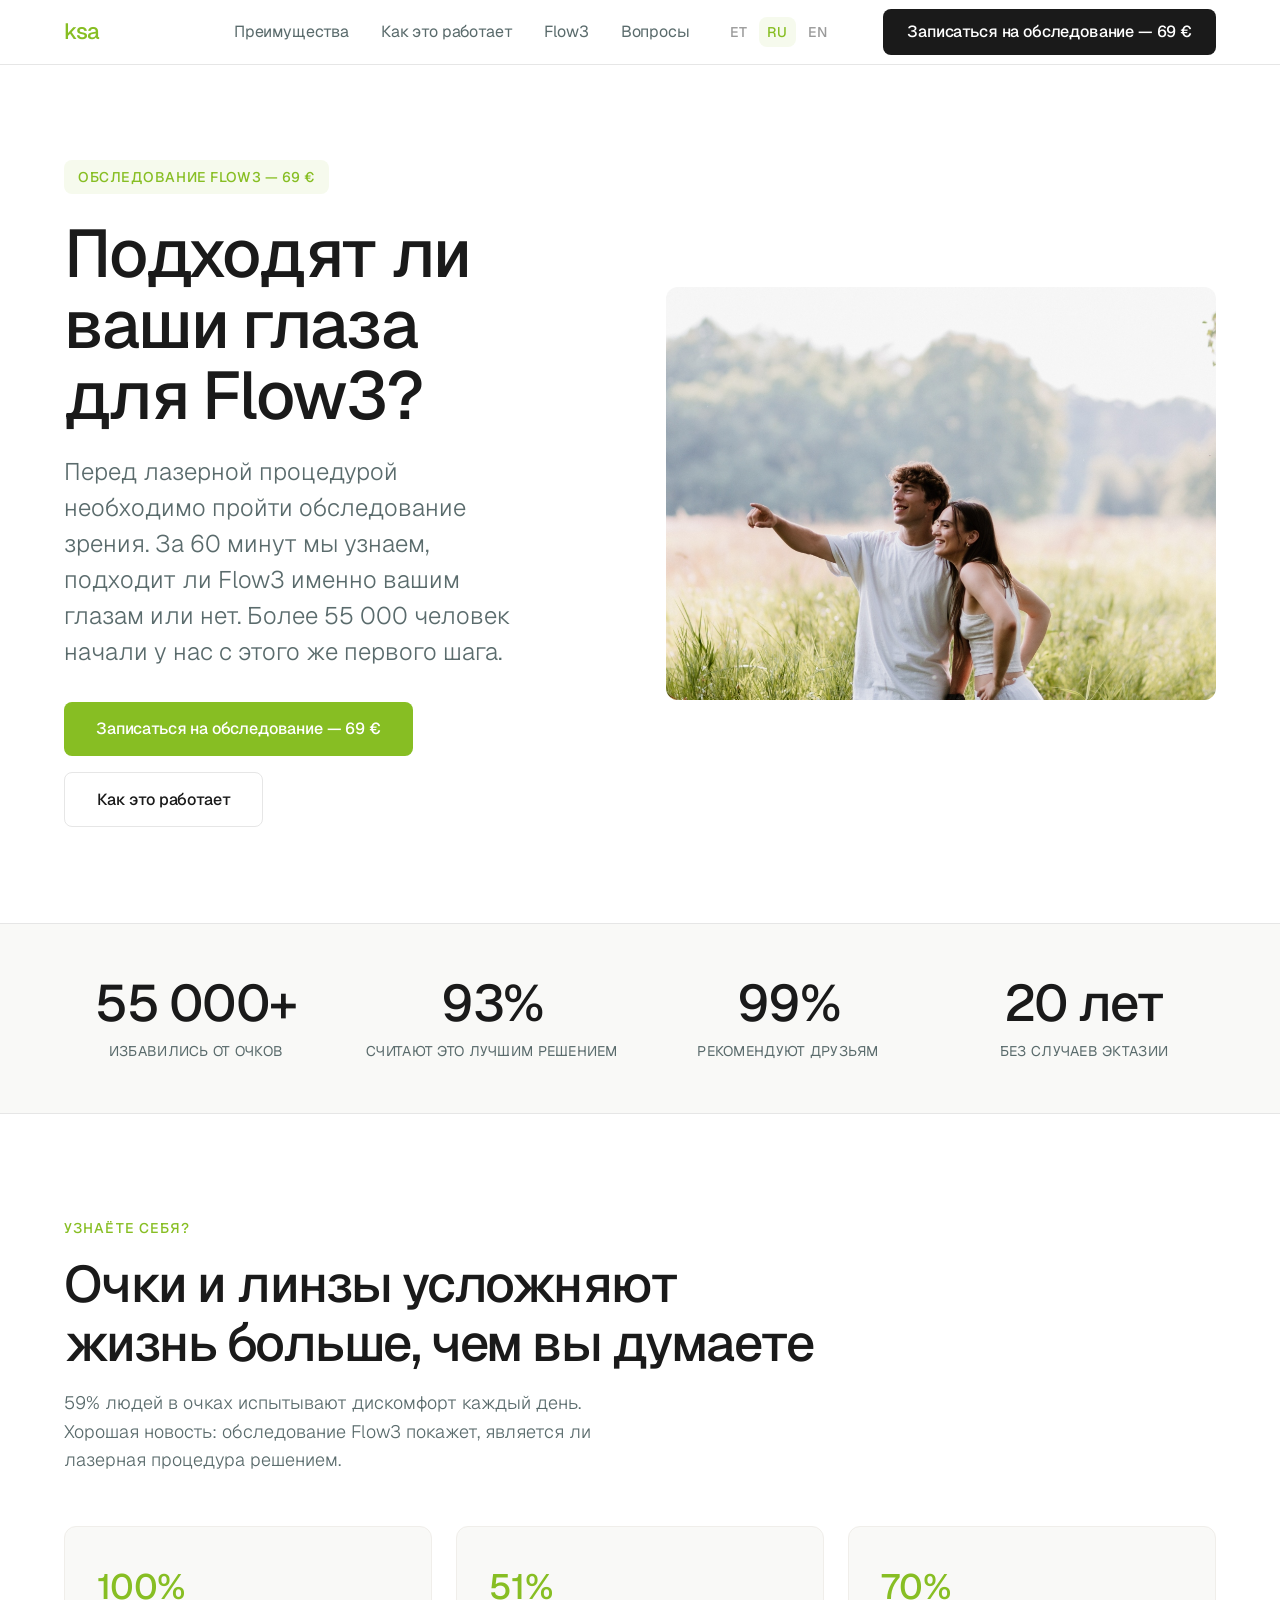
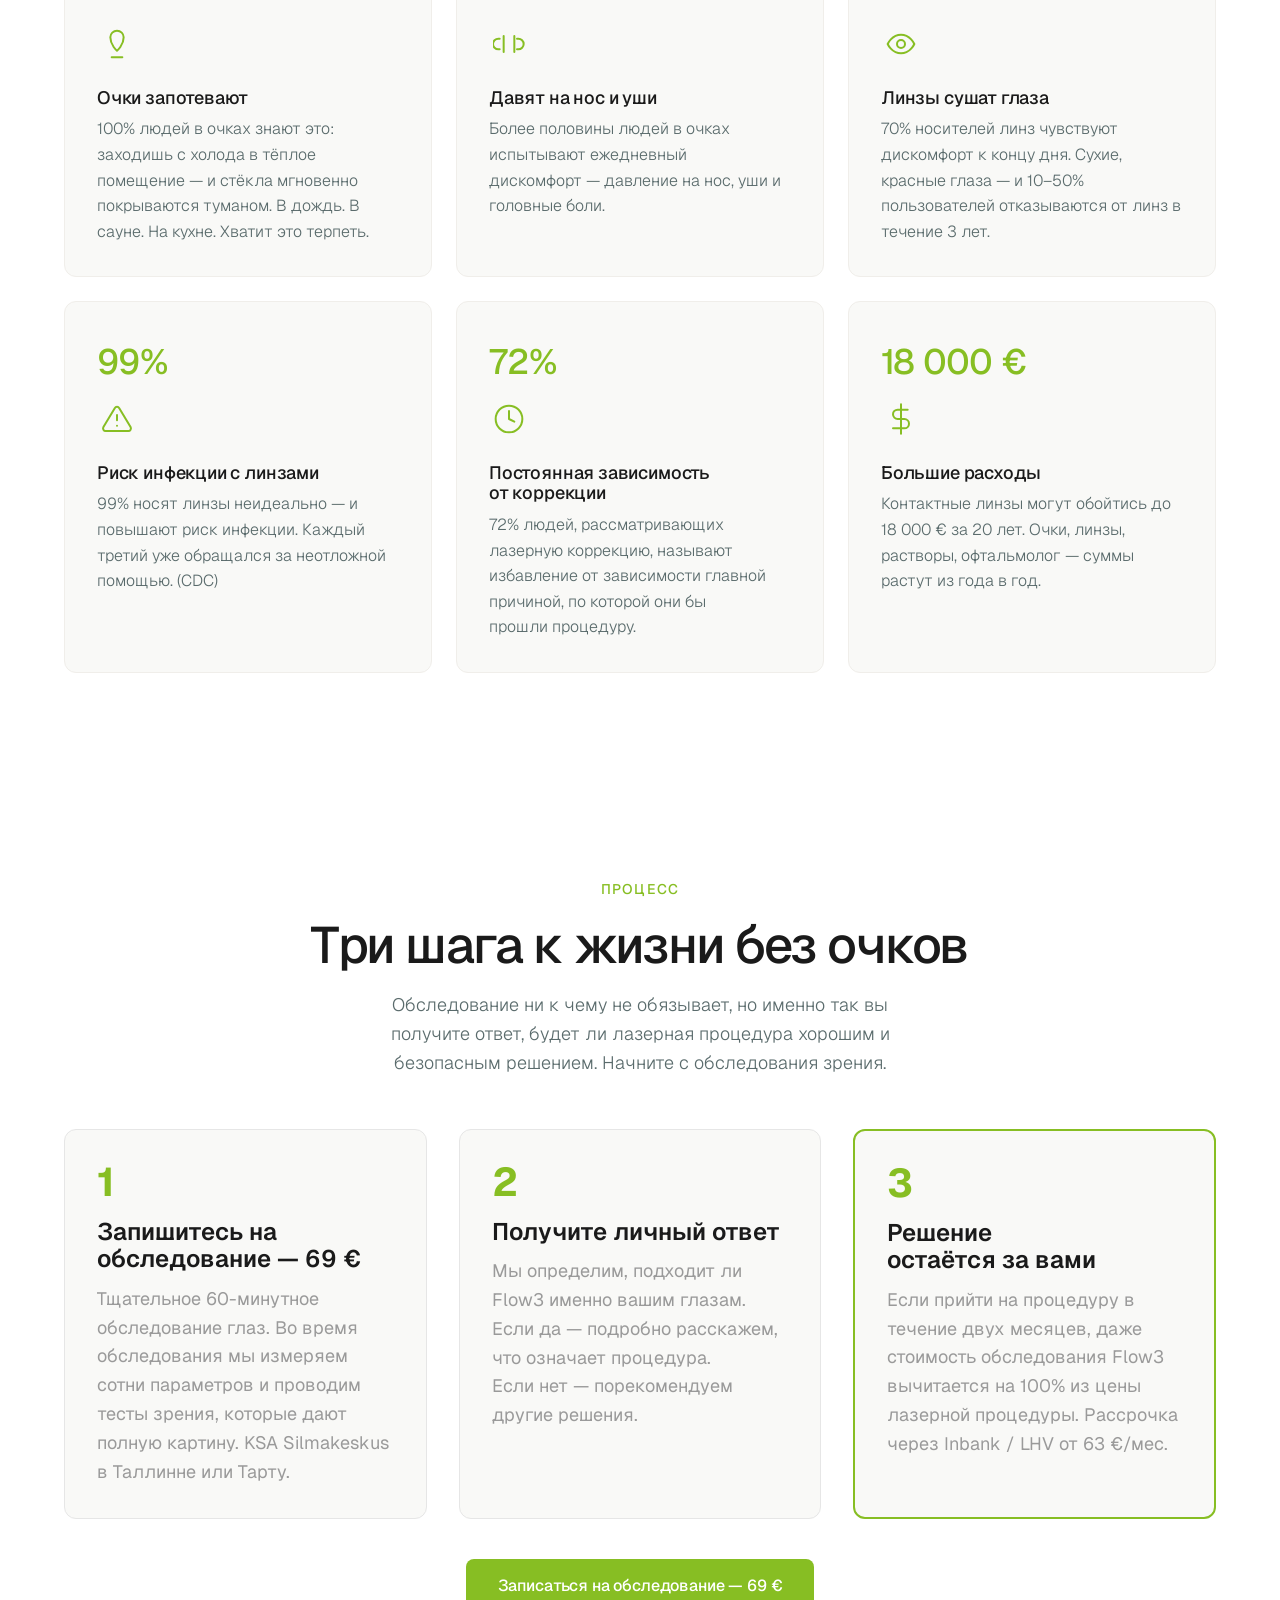
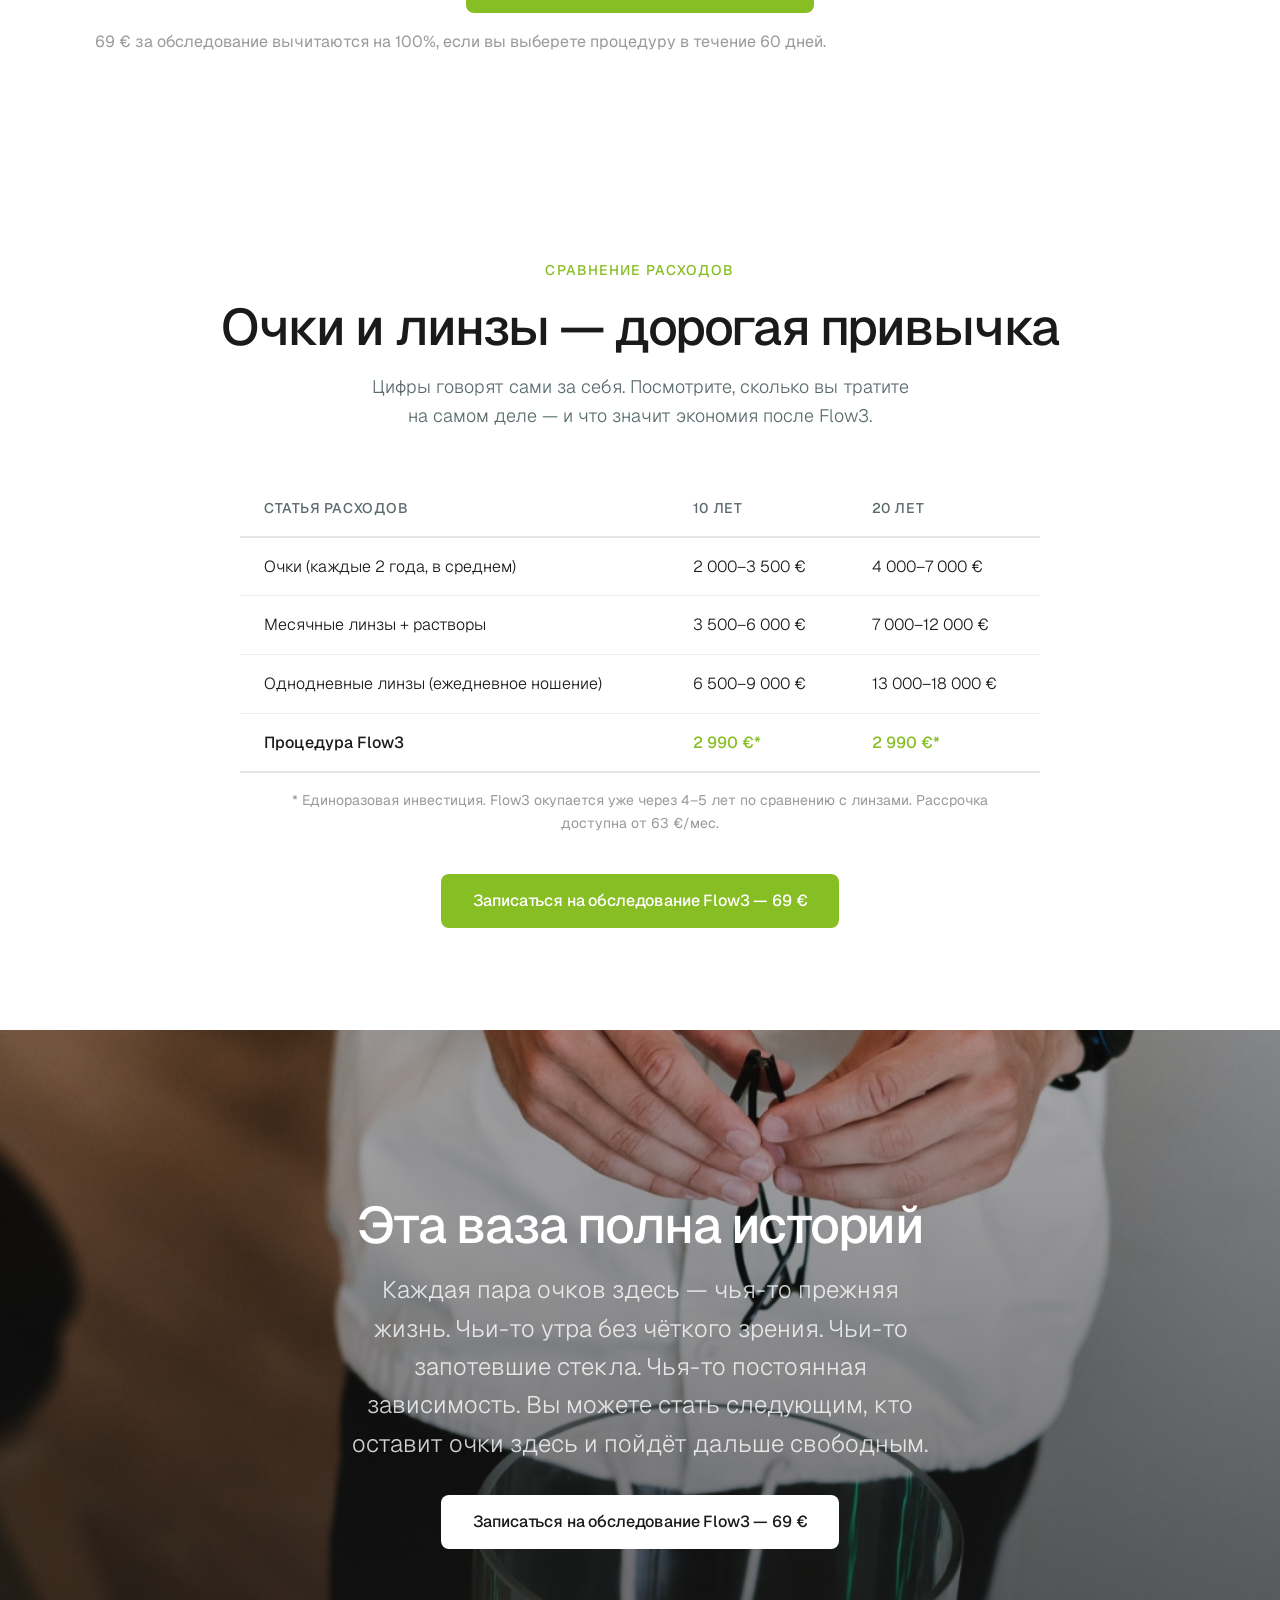
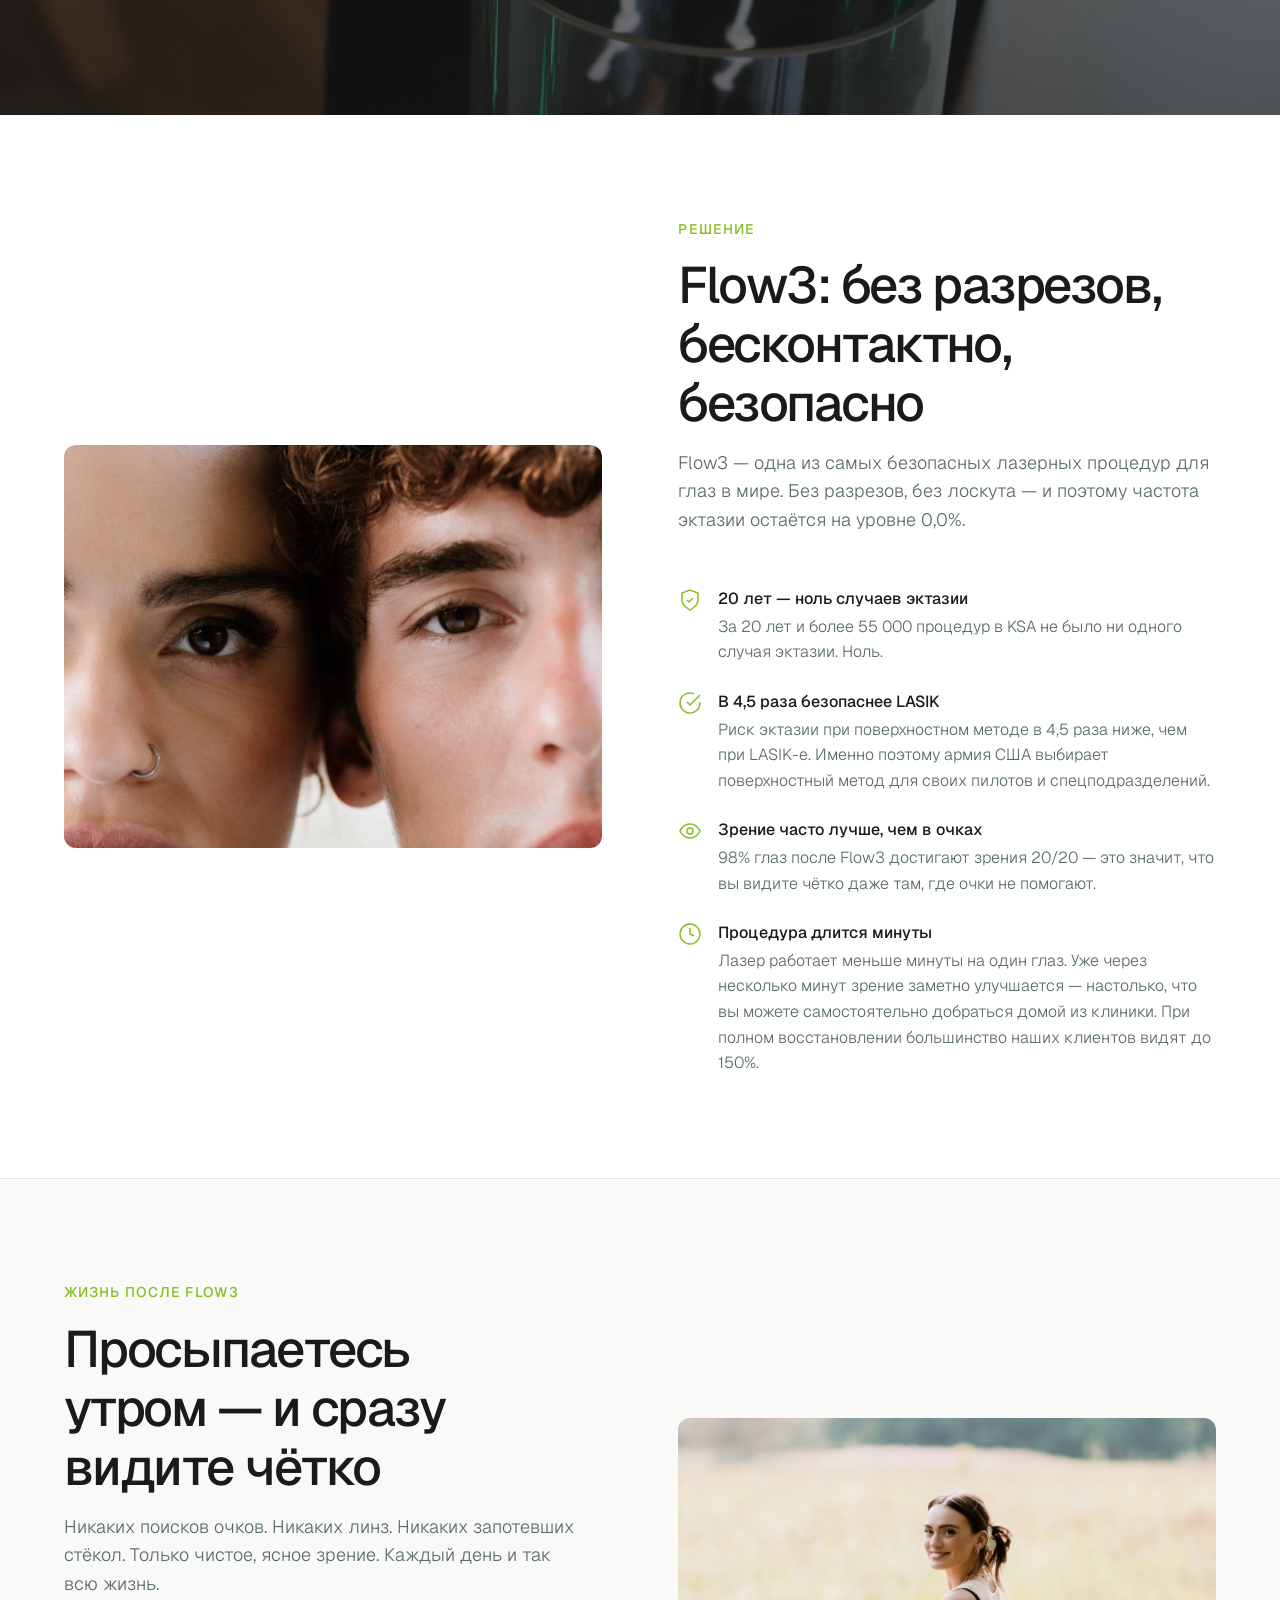
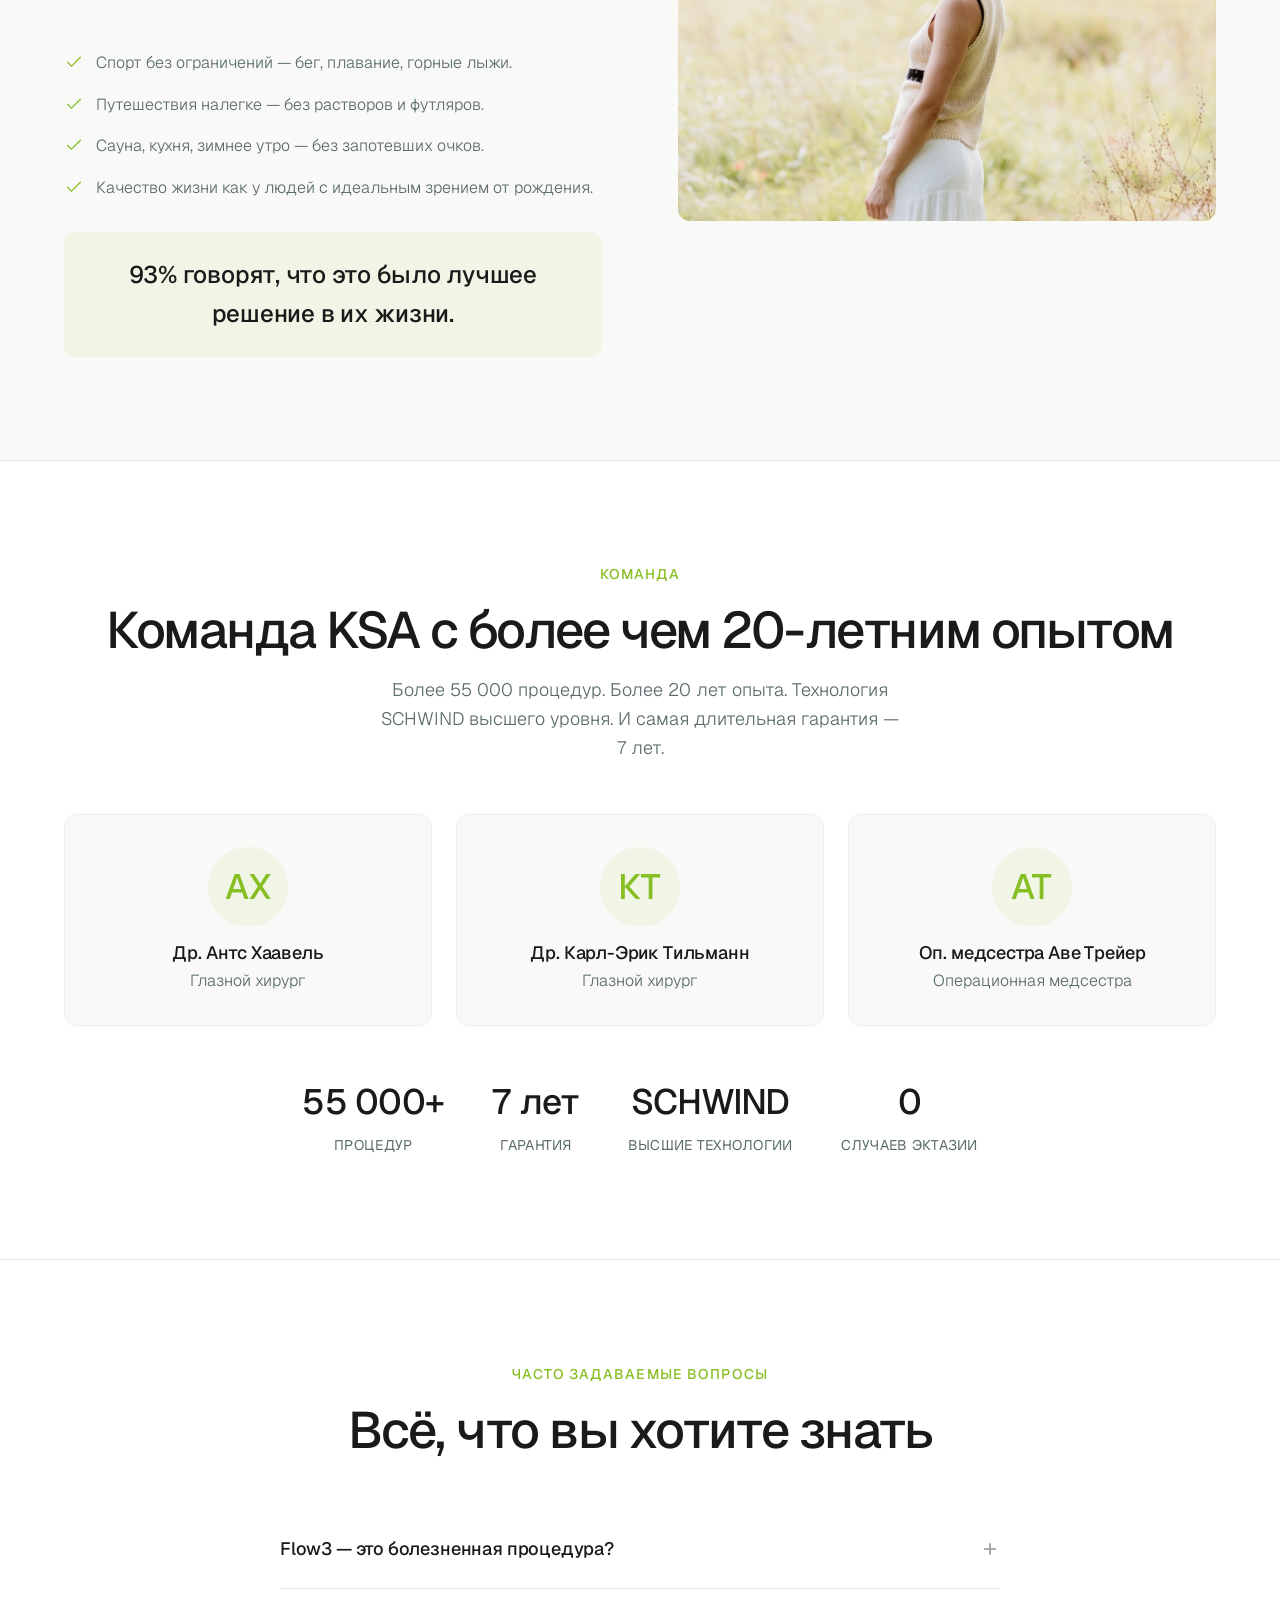
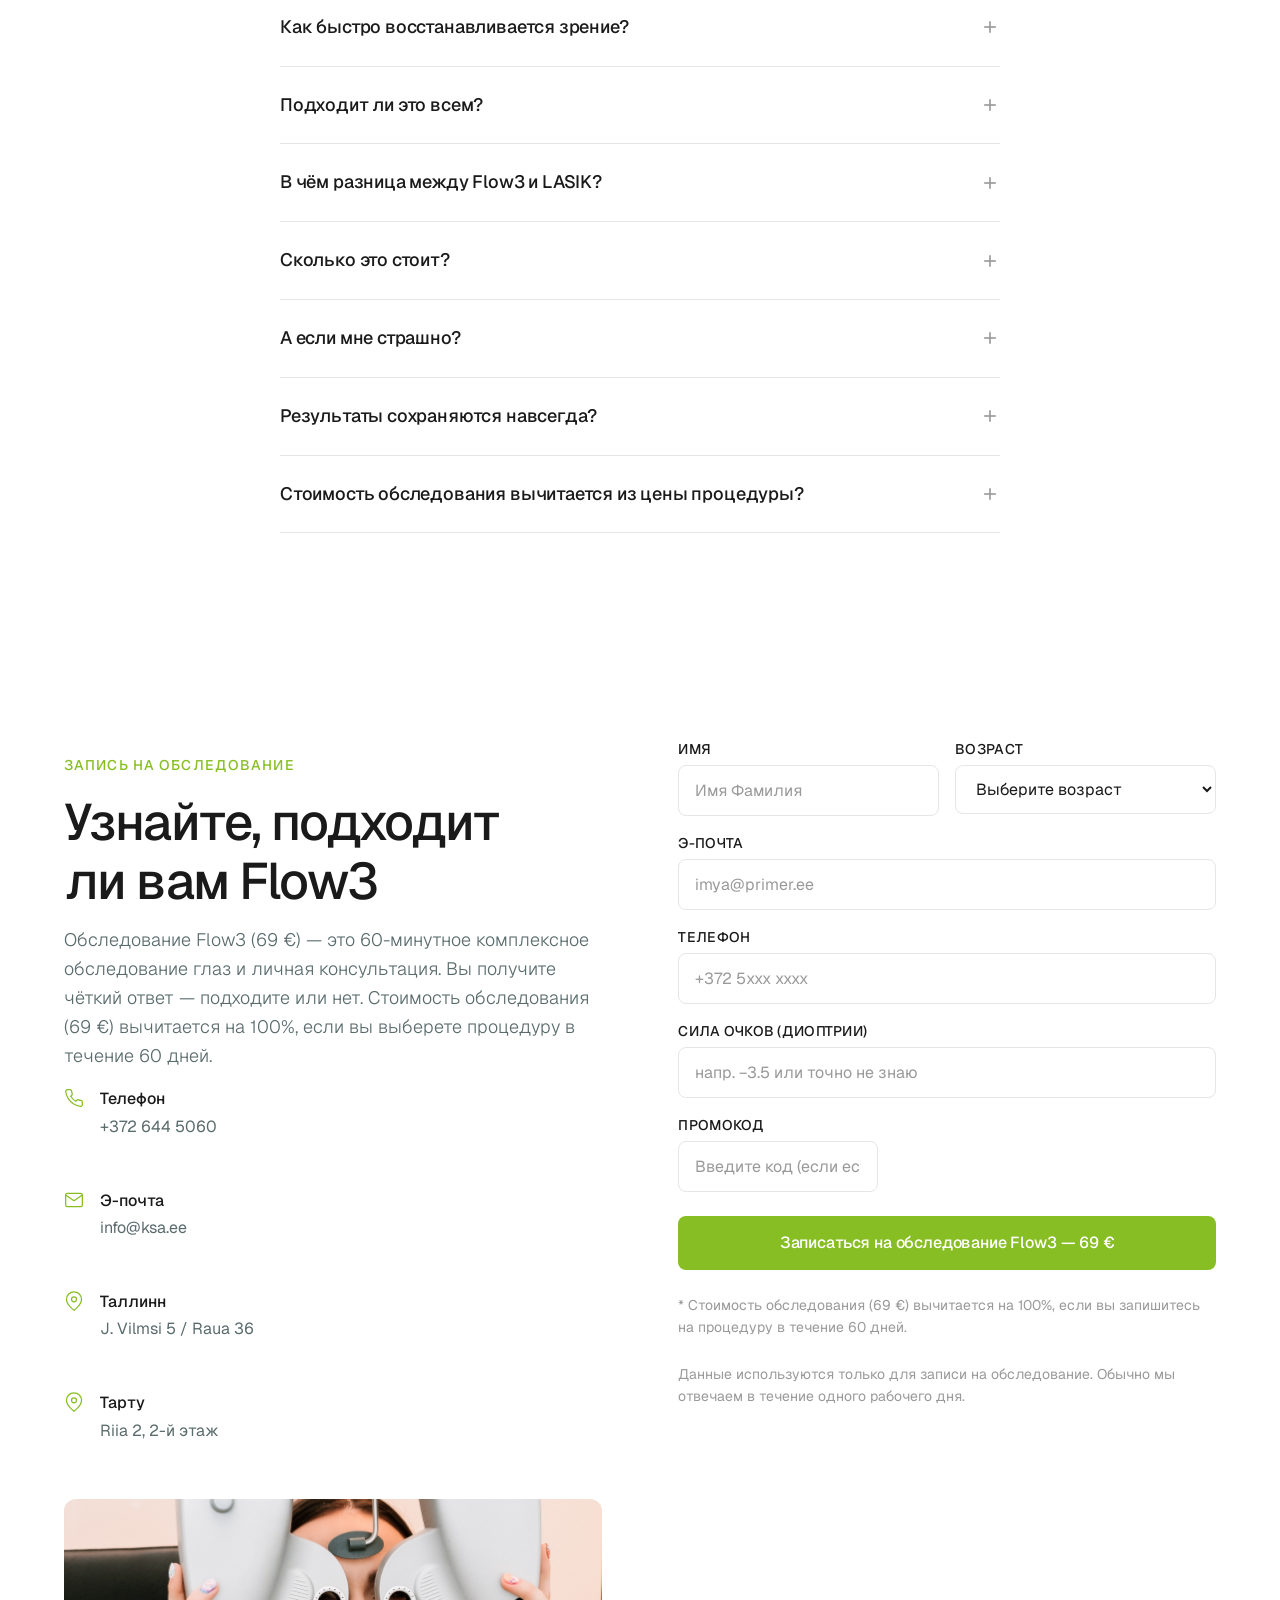
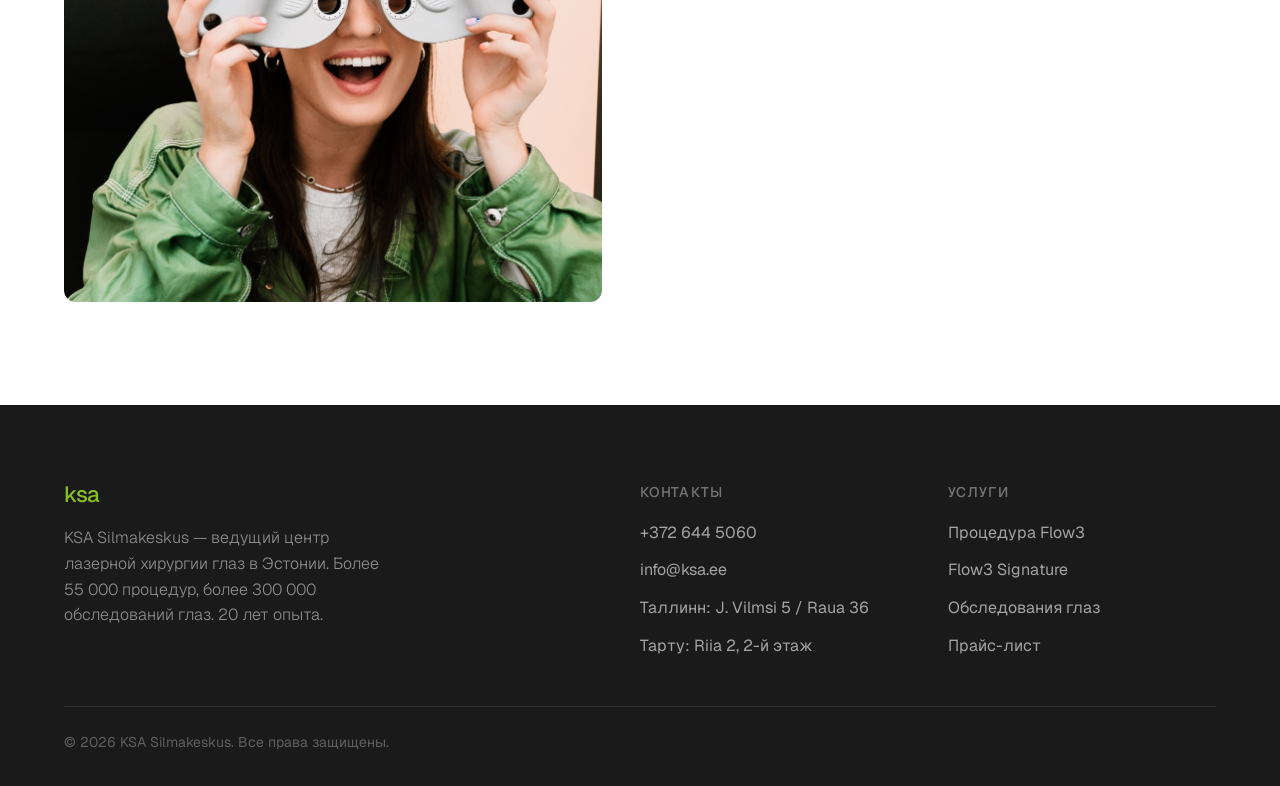
<file: ru.html>
<!DOCTYPE html>
<html lang="ru">
<head>
<!-- Google Tag Manager -->
<script>(function(w,d,s,l,i){w[l]=w[l]||[];w[l].push({'gtm.start':
new Date().getTime(),event:'gtm.js'});var f=d.getElementsByTagName(s)[0],
j=d.createElement(s),dl=l!='dataLayer'?'&l='+l:'';j.async=true;j.src=
'https://www.googletagmanager.com/gtm.js?id='+i+dl;f.parentNode.insertBefore(j,f);
})(window,document,'script','dataLayer','GTM-KCZVRJ8');</script>
<!-- End Google Tag Manager -->
<!-- Google Ads tag (gtag.js) -->
<script async src="https://www.googletagmanager.com/gtag/js?id=AW-18030087653"></script>
<script>
window.dataLayer = window.dataLayer || [];
function gtag(){dataLayer.push(arguments);}
gtag('js', new Date());
gtag('config', 'AW-18030087653');
</script>
<meta charset="UTF-8">
<meta name="viewport" content="width=device-width, initial-scale=1.0">
<title>Подходят ли ваши глаза для Flow3? — KSA Silmakeskus | Обследование 69 €</title>
<meta name="description" content="Пройдите 60-минутное обследование Flow3 и узнайте, подходит ли вам лазерная коррекция. 55 000+ процедур, 20 лет без единого случая эктазии. Запись — 69 €.">
<meta property="og:title" content="Подходят ли ваши глаза для Flow3? — KSA Silmakeskus">
<meta property="og:description" content="Первый шаг — обследование, а не обязательство. 60 минут — и вы получите личный ответ. 55 000+ уже выбрали. Запись на обследование — 69 €.">
<meta property="og:type" content="website">

<link rel="preconnect" href="https://fonts.googleapis.com">
<link rel="preconnect" href="https://fonts.gstatic.com" crossorigin>
<link href="https://fonts.googleapis.com/css2?family=Geist:wght@300;400;500;600&display=swap" rel="stylesheet">

<link rel="stylesheet" href="./base.css">
<link rel="stylesheet" href="./style.css">
<noscript><style>.reveal { opacity: 1 !important; transform: none !important; }</style></noscript>
<!-- Meta Pixel Code -->
<script>
!function(f,b,e,v,n,t,s)
{if(f.fbq)return;n=f.fbq=function(){n.callMethod?
n.callMethod.apply(n,arguments):n.queue.push(arguments)};
if(!f._fbq)f._fbq=n;n.push=n;n.loaded=!0;n.version="2.0";
n.queue=[];t=b.createElement(e);t.async=!0;
t.src=v;s=b.getElementsByTagName(e)[0];
s.parentNode.insertBefore(t,s)}(window, document,"script",
"https://connect.facebook.net/en_US/fbevents.js");
fbq("init", "116445785392738");
fbq("track", "PageView");
</script>
<noscript><img height="1" width="1" style="display:none"
src="https://www.facebook.com/tr?id=116445785392738&ev=PageView&noscript=1"/></noscript>
<!-- End Meta Pixel Code -->
<!-- KSA Silmakeskus Schema Markup — LLM & Search Optimization -->
<script type="application/ld+json">
{
  "@context": "https://schema.org",
  "@type": "MedicalOrganization",
  "name": "KSA Silmakeskus",
  "alternateName": ["KSA Eye Centre", "KSA Глазной Центр"],
  "url": "https://ksa.ee",
  "logo": "https://ksa.ee/logo.png",
  "description": "Estonia's leading laser eye surgery clinic. 55,000+ procedures, 0 ectasia cases in 20+ years. Flow3 SmartSurface touch-free laser vision correction.",
  "foundingDate": "2005",
  "telephone": "+372 644 5060",
  "email": "info@ksa.ee",
  "address": [
    {
      "@type": "PostalAddress",
      "streetAddress": "J. Vilmsi 5",
      "addressLocality": "Tallinn",
      "postalCode": "10126",
      "addressCountry": "EE"
    },
    {
      "@type": "PostalAddress",
      "streetAddress": "Riia 2, 2. korrus",
      "addressLocality": "Tartu",
      "addressCountry": "EE"
    }
  ],
  "geo": {
    "@type": "GeoCoordinates",
    "latitude": "59.4370",
    "longitude": "24.7636"
  },
  "openingHoursSpecification": {
    "@type": "OpeningHoursSpecification",
    "dayOfWeek": ["Monday","Tuesday","Wednesday","Thursday","Friday"],
    "opens": "09:00",
    "closes": "18:00"
  },
  "medicalSpecialty": "Ophthalmology",
  "availableService": [
    {
      "@type": "MedicalProcedure",
      "name": "Flow3 SmartSurface Laser Vision Correction",
      "alternateName": "Flow3",
      "procedureType": "NoninvasiveProcedure",
      "description": "Energy-optimized touch-free laser vision correction using 25-50% less energy than competitors. No incision, no flap. Clear vision next day.",
      "howPerformed": "SCHWIND AMARIS laser reshapes cornea surface without touching it. Procedure takes under 1 minute per eye.",
      "preparation": "60-minute comprehensive eye examination (€69, fully deducted from procedure cost)",
      "followup": "Up to 7-year guarantee — longest in the Baltics",
      "status": "https://schema.org/ActiveActionStatus",
      "offers": [
        {
          "@type": "Offer",
          "name": "Flow3 Standard",
          "price": "2990",
          "priceCurrency": "EUR",
          "description": "Both eyes. Instalment from €63/month via Inbank or LHV."
        },
        {
          "@type": "Offer",
          "name": "Flow3 Signature",
          "price": "3990",
          "priceCurrency": "EUR"
        },
        {
          "@type": "Offer",
          "name": "Flow3 Eye Examination",
          "price": "69",
          "priceCurrency": "EUR",
          "description": "60-minute comprehensive exam. 100% deducted from procedure price if patient proceeds within 60 days."
        }
      ]
    }
  ],
  "employee": [
    {
      "@type": "Physician",
      "name": "Dr. Ants Haavel",
      "jobTitle": "CEO and Ophthalmic Surgeon",
      "description": "20+ years experience in laser eye surgery. Performed 55,000+ procedures with 0 ectasia cases."
    },
    {
      "@type": "Physician",
      "name": "Dr. Karl-Erik Tillmann",
      "jobTitle": "Ophthalmic Surgeon"
    }
  ],
  "aggregateRating": {
    "@type": "AggregateRating",
    "ratingValue": "4.9",
    "reviewCount": "2500",
    "bestRating": "5"
  },
  "sameAs": [
    "https://www.facebook.com/KSASilmakeskus",
    "https://www.instagram.com/ksa_silmakeskus"
  ],
  "hasCredential": {
    "@type": "EducationalOccupationalCredential",
    "credentialCategory": "Medical License",
    "description": "55,000+ laser procedures performed. Zero ectasia cases in 20+ year history. SCHWIND certified centre."
  },
  "keywords": "laser eye surgery Estonia, Flow3, silma laseroperatsioon, лазерная коррекция зрения Таллинн, SmartSurface, touch-free laser, KSA Silmakeskus"
}
</script>

<!-- SEO: Canonical + hreflang -->
<link rel="canonical" href="https://glasses.ksa.ee/ru">
<link rel="alternate" hreflang="et" href="https://glasses.ksa.ee/">
<link rel="alternate" hreflang="ru" href="https://glasses.ksa.ee/ru">
<link rel="alternate" hreflang="en" href="https://glasses.ksa.ee/en">
<link rel="alternate" hreflang="x-default" href="https://glasses.ksa.ee/">

<!-- SEO: OG improvements -->
<meta property="og:url" content="https://glasses.ksa.ee/ru">
<meta property="og:site_name" content="KSA Silmakeskus">
<meta name="twitter:card" content="summary_large_image">

<!-- SEO: Schema.org JSON-LD -->
<script type="application/ld+json">
{
  "@context": "https://schema.org",
  "@graph": [
    {
      "@type": ["MedicalBusiness", "LocalBusiness"],
      "@id": "https://ksa.ee/#organization",
      "name": "KSA Silmakeskus",
      "alternateName": "KSA Eye Clinic",
      "url": "https://ksa.ee",
      "description": "Estonia's leading laser eye surgery clinic. Flow3 SmartSurface touch-free vision correction. 55,000+ procedures, 0 ectasia cases in 20+ years.",
      "address": {
        "@type": "PostalAddress",
        "streetAddress": "Raua 36",
        "addressLocality": "Tallinn",
        "addressRegion": "Harjumaa",
        "postalCode": "10124",
        "addressCountry": "EE"
      },
      "geo": {
        "@type": "GeoCoordinates",
        "latitude": 59.4323,
        "longitude": 24.7546
      },
      "medicalSpecialty": "Ophthalmology",
      "priceRange": "€€",
      "currenciesAccepted": "EUR",
      "sameAs": ["https://ksa.ee"]
    },
    {
      "@type": "WebPage",
      "@id": "https://glasses.ksa.ee/ru#webpage",
      "url": "https://glasses.ksa.ee/ru",
      "name": "Подходят ли ваши глаза для Flow3? — KSA Silmakeskus | Обследование 69 €",
      "description": "Пройдите 60-минутное обследование Flow3 и узнайте, подходит ли вам лазерная коррекция. 55 000+ процедур, 20 лет без единого случая эктазии. Запись — 69 €.",
      "inLanguage": "ru-RU",
      "isPartOf": {"@id": "https://ksa.ee/#organization"},
      "about": {"@id": "https://ksa.ee/#organization"},
      "breadcrumb": {"@id": "https://glasses.ksa.ee/#breadcrumb"}
    },
    {
      "@type": "BreadcrumbList",
      "@id": "https://glasses.ksa.ee/#breadcrumb",
      "itemListElement": [
        {
          "@type": "ListItem",
          "position": 1,
          "name": "KSA Silmakeskus",
          "item": "https://ksa.ee"
        },
        {
          "@type": "ListItem",
          "position": 2,
          "name": "Prillid ja läätsed",
          "item": "https://glasses.ksa.ee/"
        }
      ]
    },
    {
      "@type": "FAQPage",
      "mainEntity": [
        {
          "@type": "Question",
          "name": "Flow3 — это болезненная процедура?",
          "acceptedAnswer": {
            "@type": "Answer",
            "text": "Сама процедура безболезненна — глаз обезболивается каплями. После 2–3 дня лёгкого дискомфорта и светочувствительности. Большинство пациентов говорят, что это было намного проще, чем они ожидали."
          }
        },
        {
          "@type": "Question",
          "name": "Как быстро восстанавливается зрение?",
          "acceptedAnswer": {
            "@type": "Answer",
            "text": "Уже через несколько минут после лазера зрение значительно улучшается. В течение первой недели оно стабилизируется на 80–90%. Окончательный результат — через 1–3 месяца."
          }
        },
        {
          "@type": "Question",
          "name": "Подходит ли это всем?",
          "acceptedAnswer": {
            "@type": "Answer",
            "text": "Flow3 подходит большинству близоруких в возрасте 18–45 лет. На обследовании мы измеряем толщину роговицы, здоровье глаз и стабильность диоптрий."
          }
        },
        {
          "@type": "Question",
          "name": "Сколько это стоит?",
          "acceptedAnswer": {
            "@type": "Answer",
            "text": "Процедура Flow3 стоит 2 990 € (оба глаза). Обследование 69 € вычитается на 100% из стоимости процедуры, если запишетесь в течение 60 дней. Рассрочка от 63 €/мес."
          }
        },
        {
          "@type": "Question",
          "name": "Результаты сохраняются навсегда?",
          "acceptedAnswer": {
            "@type": "Answer",
            "text": "Да. Долгосрочные исследования подтверждают стабильность результатов поверхностной лазерной хирургии. KSA предоставляет гарантию до 7 лет — самую длинную в Балтии."
          }
        }
      ]
    }
  ]
}
</script>

</head>
<body>
<!-- Google Tag Manager (noscript) -->
<noscript><iframe src="https://www.googletagmanager.com/ns.html?id=GTM-KCZVRJ8" height="0" width="0" style="display:none;visibility:hidden"></iframe></noscript>
<!-- End Google Tag Manager (noscript) -->

<!-- ===== HEADER ===== -->
<header class="header" id="header">
  <div class="container header__inner">
    <a href="https://ksa.ee" target="_blank" rel="noopener noreferrer" class="header__logo" aria-label="KSA Silmakeskus">
      <svg viewBox="0 0 120 48" fill="none" xmlns="http://www.w3.org/2000/svg" aria-hidden="true">
        <text x="0" y="36" font-family="Geist, sans-serif" font-weight="500" font-size="38" fill="#87be23" letter-spacing="-2">ksa</text>
      </svg>
    </a>
    <nav class="header__nav" id="mainNav">
      <a href="#preimushchestva">Преимущества</a>
      <a href="#kak-eto-rabotaet">Как это работает</a>
      <a href="#reshenie">Flow3</a>
      <a href="#voprosy">Вопросы</a>
      <div class="lang-switch">
        <a href="/">ET</a>
        <a href="/ru" class="active">RU</a>
        <a href="/en">EN</a>
      </div>
      <a href="#zapis" class="header__cta">Записаться на обследование — 69 €</a>
    </nav>
    <button class="mobile-toggle" id="mobileToggle" aria-label="Меню">
      <span></span><span></span><span></span>
    </button>
  </div>
</header>

<!-- ===== 1. HERO ===== -->
<section class="hero">
  <div class="container">
    <div class="hero__grid">
      <div class="hero__content">
        <div class="hero__badge">Обследование Flow3 — 69 €</div>
        <h1 class="hero__title">Подходят ли ваши глаза для Flow3?</h1>
        <p class="hero__subtitle">Перед лазерной процедурой необходимо пройти обследование зрения. За 60 минут мы узнаем, подходит ли Flow3 именно вашим глазам или нет. Более 55 000 человек начали у нас с этого же первого шага.</p>
        <div class="hero__actions">
          <a href="#zapis" class="btn btn--primary">Записаться на обследование — 69 €</a>
          <a href="#kak-eto-rabotaet" class="btn btn--outline">Как это работает</a>
        </div>
      </div>
      <div class="hero__image">
        <img src="./assets/couple-field.jpg" alt="Молодая пара на природе наслаждается чётким зрением без очков" loading="eager" width="800" height="600">
      </div>
    </div>
  </div>
</section>

<!-- ===== 2. STATS BAR ===== -->
<section class="stats">
  <div class="container">
    <div class="stats__grid">
      <div class="stats__item reveal">
        <div class="stats__number">55 000+</div>
        <div class="stats__label">избавились от очков</div>
      </div>
      <div class="stats__item reveal">
        <div class="stats__number">93%</div>
        <div class="stats__label">считают это лучшим решением</div>
      </div>
      <div class="stats__item reveal">
        <div class="stats__number">99%</div>
        <div class="stats__label">рекомендуют друзьям</div>
      </div>
      <div class="stats__item reveal">
        <div class="stats__number">20 лет</div>
        <div class="stats__label">без случаев эктазии</div>
      </div>
    </div>
  </div>
</section>

<!-- ===== 3. PAIN POINTS ===== -->
<section class="benefits" id="preimushchestva">
  <div class="container">
    <div class="section__label">Узнаёте себя?</div>
    <h2 class="section__title">Очки и линзы усложняют жизнь больше, чем вы думаете</h2>
    <p class="section__subtitle">59% людей в очках испытывают дискомфорт каждый день. Хорошая новость: обследование Flow3 покажет, является ли лазерная процедура решением.</p>

    <div class="benefits__grid">
      <div class="benefit-card reveal">
        <div class="benefit-card__stat">100%</div>
        <div class="benefit-card__icon">
          <svg width="32" height="32" viewBox="0 0 24 24" fill="none" stroke="currentColor" stroke-width="1.5" stroke-linecap="round" stroke-linejoin="round"><path d="M12 2a5 5 0 0 1 5 5c0 6-5 10-5 10s-5-4-5-10a5 5 0 0 1 5-5z"/><path d="M8 22h8"/></svg>
        </div>
        <h3 class="benefit-card__title">Очки запотевают</h3>
        <p class="benefit-card__text">100% людей в очках знают это: заходишь с холода в тёплое помещение — и стёкла мгновенно покрываются туманом. В дождь. В сауне. На кухне. Хватит это терпеть.</p>
      </div>

      <div class="benefit-card reveal">
        <div class="benefit-card__stat">51%</div>
        <div class="benefit-card__icon">
          <svg width="32" height="32" viewBox="0 0 24 24" fill="none" stroke="currentColor" stroke-width="1.5" stroke-linecap="round" stroke-linejoin="round"><path d="M18 8h1a4 4 0 0 1 0 8h-1"/><path d="M5 8H4a4 4 0 0 0 0 8h1"/><line x1="8" y1="6" x2="8" y2="18"/><line x1="16" y1="6" x2="16" y2="18"/></svg>
        </div>
        <h3 class="benefit-card__title">Давят на нос и уши</h3>
        <p class="benefit-card__text">Более половины людей в очках испытывают ежедневный дискомфорт — давление на нос, уши и головные боли.</p>
      </div>

      <div class="benefit-card reveal">
        <div class="benefit-card__stat">70%</div>
        <div class="benefit-card__icon">
          <svg width="32" height="32" viewBox="0 0 24 24" fill="none" stroke="currentColor" stroke-width="1.5" stroke-linecap="round" stroke-linejoin="round"><path d="M2 12s3-7 10-7 10 7 10 7-3 7-10 7-10-7-10-7z"/><circle cx="12" cy="12" r="3"/></svg>
        </div>
        <h3 class="benefit-card__title">Линзы сушат глаза</h3>
        <p class="benefit-card__text">70% носителей линз чувствуют дискомфорт к концу дня. Сухие, красные глаза — и 10–50% пользователей отказываются от линз в течение 3 лет.</p>
      </div>

      <div class="benefit-card reveal">
        <div class="benefit-card__stat">99%</div>
        <div class="benefit-card__icon">
          <svg width="32" height="32" viewBox="0 0 24 24" fill="none" stroke="currentColor" stroke-width="1.5" stroke-linecap="round" stroke-linejoin="round"><path d="M10.29 3.86L1.82 18a2 2 0 0 0 1.71 3h16.94a2 2 0 0 0 1.71-3L13.71 3.86a2 2 0 0 0-3.42 0z"/><line x1="12" y1="9" x2="12" y2="13"/><line x1="12" y1="17" x2="12.01" y2="17"/></svg>
        </div>
        <h3 class="benefit-card__title">Риск инфекции с линзами</h3>
        <p class="benefit-card__text">99% носят линзы неидеально — и повышают риск инфекции. Каждый третий уже обращался за неотложной помощью. (CDC)</p>
      </div>

      <div class="benefit-card reveal">
        <div class="benefit-card__stat">72%</div>
        <div class="benefit-card__icon">
          <svg width="32" height="32" viewBox="0 0 24 24" fill="none" stroke="currentColor" stroke-width="1.5" stroke-linecap="round" stroke-linejoin="round"><circle cx="12" cy="12" r="10"/><path d="M12 6v6l4 2"/></svg>
        </div>
        <h3 class="benefit-card__title">Постоянная зависимость от коррекции</h3>
        <p class="benefit-card__text">72% людей, рассматривающих лазерную коррекцию, называют избавление от зависимости главной причиной, по которой они бы прошли процедуру.</p>
      </div>

      <div class="benefit-card reveal">
        <div class="benefit-card__stat">18 000 €</div>
        <div class="benefit-card__icon">
          <svg width="32" height="32" viewBox="0 0 24 24" fill="none" stroke="currentColor" stroke-width="1.5" stroke-linecap="round" stroke-linejoin="round"><line x1="12" y1="1" x2="12" y2="23"/><path d="M17 5H9.5a3.5 3.5 0 0 0 0 7h5a3.5 3.5 0 0 1 0 7H6"/></svg>
        </div>
        <h3 class="benefit-card__title">Большие расходы</h3>
        <p class="benefit-card__text">Контактные линзы могут обойтись до 18 000 € за 20 лет. Очки, линзы, растворы, офтальмолог — суммы растут из года в год.</p>
      </div>
    </div>
  </div>
</section>

<!-- ===== 4. КАК ЭТО РАБОТАЕТ ===== -->
<section class="how-it-works" id="kak-eto-rabotaet">
  <div class="container">
    <div class="section__label" style="text-align:center;">Процесс</div>
    <h2 class="section__title" style="text-align:center;">Три шага к жизни без очков</h2>
    <p class="section__subtitle" style="text-align:center;margin-left:auto;margin-right:auto;margin-bottom:clamp(var(--space-10),4vw,var(--space-16));">Обследование ни к чему не обязывает, но именно так вы получите ответ, будет ли лазерная процедура хорошим и безопасным решением. Начните с обследования зрения.</p>

    <div class="steps__grid" style="display:grid;grid-template-columns:repeat(auto-fit,minmax(260px,1fr));gap:var(--space-8);margin-bottom:var(--space-10);">
      <div class="step-card reveal" style="background:var(--color-surface);border:1px solid var(--color-border);border-radius:var(--radius-lg);padding:var(--space-8);">
        <div style="font-size:2.5rem;font-weight:700;color:var(--color-accent);margin-bottom:var(--space-4);line-height:1;">1</div>
        <h3 style="font-size:var(--text-lg);font-weight:600;margin-bottom:var(--space-3);">Запишитесь на обследование — 69 €</h3>
        <p style="color:var(--color-text-muted);line-height:1.6;">Тщательное 60-минутное обследование глаз. Во время обследования мы измеряем сотни параметров и проводим тесты зрения, которые дают полную картину. KSA Silmakeskus в Таллинне или Тарту.</p>
      </div>
      <div class="step-card reveal" style="background:var(--color-surface);border:1px solid var(--color-border);border-radius:var(--radius-lg);padding:var(--space-8);">
        <div style="font-size:2.5rem;font-weight:700;color:var(--color-accent);margin-bottom:var(--space-4);line-height:1;">2</div>
        <h3 style="font-size:var(--text-lg);font-weight:600;margin-bottom:var(--space-3);">Получите личный ответ</h3>
        <p style="color:var(--color-text-muted);line-height:1.6;">Мы определим, подходит ли Flow3 именно вашим глазам. Если да — подробно расскажем, что означает процедура. Если нет — порекомендуем другие решения.</p>
      </div>
      <div class="step-card reveal" style="background:var(--color-surface);border:2px solid var(--color-accent);border-radius:var(--radius-lg);padding:var(--space-8);">
        <div style="font-size:2.5rem;font-weight:700;color:var(--color-accent);margin-bottom:var(--space-4);line-height:1;">3</div>
        <h3 style="font-size:var(--text-lg);font-weight:600;margin-bottom:var(--space-3);">Решение остаётся за вами</h3>
        <p style="color:var(--color-text-muted);line-height:1.6;">Если прийти на процедуру в течение двух месяцев, даже стоимость обследования Flow3 вычитается на 100% из цены лазерной процедуры. Рассрочка через Inbank / LHV от 63 €/мес.</p>
      </div>
    </div>

    <div style="text-align:center;">
      <a href="#zapis" class="btn btn--primary">Записаться на обследование — 69 €</a>
      <p style="margin-top:var(--space-4);font-size:var(--text-sm);color:var(--color-text-muted);">69 € за обследование вычитаются на 100%, если вы выберете процедуру в течение 60 дней.</p>
    </div>
  </div>
</section>

<!-- ===== 5. COST COMPARISON ===== -->
<section class="comparison" id="stoimost">
  <div class="container">
    <div class="section__label" style="text-align:center;">Сравнение расходов</div>
    <h2 class="section__title" style="text-align:center;">Очки и линзы — дорогая привычка</h2>
    <p class="section__subtitle" style="text-align:center;margin-left:auto;margin-right:auto;margin-bottom:clamp(var(--space-10),4vw,var(--space-16));">Цифры говорят сами за себя. Посмотрите, сколько вы тратите на самом деле — и что значит экономия после Flow3.</p>

    <table class="comparison__table reveal">
      <thead>
        <tr>
          <th>Статья расходов</th>
          <th>10 лет</th>
          <th>20 лет</th>
        </tr>
      </thead>
      <tbody>
        <tr>
          <td>Очки (каждые 2 года, в среднем)</td>
          <td>2 000–3 500 €</td>
          <td>4 000–7 000 €</td>
        </tr>
        <tr>
          <td>Месячные линзы + растворы</td>
          <td>3 500–6 000 €</td>
          <td>7 000–12 000 €</td>
        </tr>
        <tr>
          <td>Однодневные линзы (ежедневное ношение)</td>
          <td>6 500–9 000 €</td>
          <td>13 000–18 000 €</td>
        </tr>
        <tr>
          <td>Процедура Flow3</td>
          <td class="highlight">2 990 €*</td>
          <td class="highlight">2 990 €*</td>
        </tr>
      </tbody>
    </table>
    <p style="text-align:center;font-size:var(--text-xs);color:var(--color-text-muted);margin-top:var(--space-4);max-width:720px;margin-left:auto;margin-right:auto;">* Единоразовая инвестиция. Flow3 окупается уже через 4–5 лет по сравнению с линзами. Рассрочка доступна от 63 €/мес.</p>

    <div style="text-align:center;margin-top:var(--space-10);">
      <a href="#zapis" class="btn btn--primary">Записаться на обследование Flow3 — 69 €</a>
    </div>
  </div>
</section>

<!-- ===== 5. GLASSES VASE — Dramatic ===== -->
<section class="dramatic">
  <div class="dramatic__bg">
    <img src="./assets/glasses-vase.jpg" alt="Человек кладёт очки в вазу, полную старых очков — момент свободы" loading="lazy" width="1600" height="900">
  </div>
  <div class="dramatic__overlay"></div>
  <div class="dramatic__content reveal">
    <h2 class="dramatic__title">Эта ваза полна историй</h2>
    <p class="dramatic__text">Каждая пара очков здесь — чья-то прежняя жизнь. Чьи-то утра без чёткого зрения. Чьи-то запотевшие стекла. Чья-то постоянная зависимость. Вы можете стать следующим, кто оставит очки здесь и пойдёт дальше свободным.</p>
    <a href="#zapis" class="btn btn--white">Записаться на обследование Flow3 — 69 €</a>
  </div>
</section>

<!-- ===== 6. SOLUTION — Flow3 ===== -->
<section class="solution" id="reshenie">
  <div class="container">
    <div class="solution__grid">
      <div class="solution__image reveal">
        <img src="./assets/eyes-closeup.jpg" alt="Красивые глаза крупным планом — чёткое зрение после Flow3" loading="lazy" width="800" height="600">
      </div>
      <div>
        <div class="section__label">Решение</div>
        <h2 class="section__title">Flow3: без разрезов, бесконтактно, безопасно</h2>
        <p class="section__subtitle">Flow3 — одна из самых безопасных лазерных процедур для глаз в мире. Без разрезов, без лоскута — и поэтому частота эктазии остаётся на уровне 0,0%.</p>

        <div class="solution__features">
          <div class="solution__feature">
            <svg class="solution__feature-icon" viewBox="0 0 24 24" fill="none" stroke="currentColor" stroke-width="1.5"><path d="M12 22s8-4 8-10V5l-8-3-8 3v7c0 6 8 10 8 10z"/><path d="m9 12 2 2 4-4"/></svg>
            <div class="solution__feature-text">
              <strong>20 лет — ноль случаев эктазии</strong>
              За 20 лет и более 55 000 процедур в KSA не было ни одного случая эктазии. Ноль.
            </div>
          </div>
          <div class="solution__feature">
            <svg class="solution__feature-icon" viewBox="0 0 24 24" fill="none" stroke="currentColor" stroke-width="1.5"><path d="M22 11.08V12a10 10 0 1 1-5.93-9.14"/><polyline points="22 4 12 14.01 9 11.01"/></svg>
            <div class="solution__feature-text">
              <strong>В 4,5 раза безопаснее LASIK</strong>
              Риск эктазии при поверхностном методе в 4,5 раза ниже, чем при LASIK-е. Именно поэтому армия США выбирает поверхностный метод для своих пилотов и спецподразделений.
            </div>
          </div>
          <div class="solution__feature">
            <svg class="solution__feature-icon" viewBox="0 0 24 24" fill="none" stroke="currentColor" stroke-width="1.5"><path d="M2 12s3-7 10-7 10 7 10 7-3 7-10 7-10-7-10-7z"/><circle cx="12" cy="12" r="3"/></svg>
            <div class="solution__feature-text">
              <strong>Зрение часто лучше, чем в очках</strong>
              98% глаз после Flow3 достигают зрения 20/20 — это значит, что вы видите чётко даже там, где очки не помогают.
            </div>
          </div>
          <div class="solution__feature">
            <svg class="solution__feature-icon" viewBox="0 0 24 24" fill="none" stroke="currentColor" stroke-width="1.5"><circle cx="12" cy="12" r="10"/><polyline points="12 6 12 12 16 14"/></svg>
            <div class="solution__feature-text">
              <strong>Процедура длится минуты</strong>
              Лазер работает меньше минуты на один глаз. Уже через несколько минут зрение заметно улучшается — настолько, что вы можете самостоятельно добраться домой из клиники. При полном восстановлении большинство наших клиентов видят до 150%.
            </div>
          </div>
        </div>
      </div>
    </div>
  </div>
</section>

<!-- ===== 7. LIFE AFTER FLOW ===== -->
<section class="life-after">
  <div class="container">
    <div class="life-after__grid">
      <div>
        <div class="section__label">Жизнь после Flow3</div>
        <h2 class="section__title">Просыпаетесь утром — и сразу видите чётко</h2>
        <p class="section__subtitle">Никаких поисков очков. Никаких линз. Никаких запотевших стёкол. Только чистое, ясное зрение. Каждый день и так всю жизнь.</p>

        <div class="life-after__list">
          <div class="life-after__item">
            <svg viewBox="0 0 24 24" fill="none" stroke="currentColor" stroke-width="1.5"><polyline points="20 6 9 17 4 12"/></svg>
            <span>Спорт без ограничений — бег, плавание, горные лыжи.</span>
          </div>
          <div class="life-after__item">
            <svg viewBox="0 0 24 24" fill="none" stroke="currentColor" stroke-width="1.5"><polyline points="20 6 9 17 4 12"/></svg>
            <span>Путешествия налегке — без растворов и футляров.</span>
          </div>
          <div class="life-after__item">
            <svg viewBox="0 0 24 24" fill="none" stroke="currentColor" stroke-width="1.5"><polyline points="20 6 9 17 4 12"/></svg>
            <span>Сауна, кухня, зимнее утро — без запотевших очков.</span>
          </div>
          <div class="life-after__item">
            <svg viewBox="0 0 24 24" fill="none" stroke="currentColor" stroke-width="1.5"><polyline points="20 6 9 17 4 12"/></svg>
            <span>Качество жизни как у людей с идеальным зрением от рождения.</span>
          </div>
        </div>

        <div class="life-after__quote">93% говорят, что это было лучшее решение в их жизни.</div>
      </div>
      <div class="life-after__image reveal">
        <img src="./assets/girl-smiling.jpg" alt="Счастливая девушка на природе наслаждается жизнью без очков после процедуры Flow3" loading="lazy" width="800" height="600">
      </div>
    </div>
  </div>
</section>

<!-- ===== 8. TEAM ===== -->
<section class="team" id="meeskond">
  <div class="container">
    <div class="section__label" style="text-align:center;">Команда</div>
    <h2 class="section__title" style="text-align:center;">Команда KSA с более чем 20-летним опытом</h2>
    <p class="section__subtitle" style="text-align:center;margin-left:auto;margin-right:auto;">Более 55 000 процедур. Более 20 лет опыта. Технология SCHWIND высшего уровня. И самая длительная гарантия — 7 лет.</p>

    <div class="team__grid">
      <div class="team-card reveal">
        <div class="team-card__avatar">АХ</div>
        <h3 class="team-card__name">Др. Антс Хаавель</h3>
        <p class="team-card__role">Глазной хирург</p>
      </div>
      <div class="team-card reveal">
        <div class="team-card__avatar">КТ</div>
        <h3 class="team-card__name">Др. Карл-Эрик Тильманн</h3>
        <p class="team-card__role">Глазной хирург</p>
      </div>
      <div class="team-card reveal">
        <div class="team-card__avatar">АТ</div>
        <h3 class="team-card__name">Оп. медсестра Аве Трейер</h3>
        <p class="team-card__role">Операционная медсестра</p>
      </div>
    </div>

    <div class="team__trust reveal">
      <div class="team__trust-item">
        <div class="team__trust-number">55 000+</div>
        <div class="team__trust-label">процедур</div>
      </div>
      <div class="team__trust-item">
        <div class="team__trust-number">7 лет</div>
        <div class="team__trust-label">гарантия</div>
      </div>
      <div class="team__trust-item">
        <div class="team__trust-number">SCHWIND</div>
        <div class="team__trust-label">высшие технологии</div>
      </div>
      <div class="team__trust-item">
        <div class="team__trust-number">0</div>
        <div class="team__trust-label">случаев эктазии</div>
      </div>
    </div>
  </div>
</section>

<!-- ===== 9. FAQ ===== -->
<section class="faq" id="voprosy">
  <div class="container">
    <div class="section__label" style="text-align:center;">Часто задаваемые вопросы</div>
    <h2 class="section__title" style="text-align:center;margin-bottom:clamp(var(--space-10),4vw,var(--space-16));">Всё, что вы хотите знать</h2>

    <div class="faq__list">
      <div class="faq__item">
        <button class="faq__question" aria-expanded="false">
          Flow3 — это болезненная процедура?
          <svg class="faq__icon" viewBox="0 0 24 24" fill="none" stroke="currentColor" stroke-width="2"><line x1="12" y1="5" x2="12" y2="19"/><line x1="5" y1="12" x2="19" y2="12"/></svg>
        </button>
        <div class="faq__answer"><div class="faq__answer-inner">Сама процедура безболезненна — глаз обезболивается каплями. После процедуры 2–3 дня может быть лёгкий дискомфорт и чувствительность к свету, но боль минимальна. Большинство пациентов говорят, что всё оказалось намного проще, чем они себе представляли.</div></div>
      </div>

      <div class="faq__item">
        <button class="faq__question" aria-expanded="false">
          Как быстро восстанавливается зрение?
          <svg class="faq__icon" viewBox="0 0 24 24" fill="none" stroke="currentColor" stroke-width="2"><line x1="12" y1="5" x2="12" y2="19"/><line x1="5" y1="12" x2="19" y2="12"/></svg>
        </button>
        <div class="faq__answer"><div class="faq__answer-inner">Уже через несколько минут после лазера зрение заметно улучшается. В течение первой недели оно стабилизируется на 80–90%. Окончательный результат наступает через 1–3 месяца, когда роговица полностью заживает. Многие наши клиенты Flow уверенно водят автомобиль уже через неделю после процедуры.</div></div>
      </div>

      <div class="faq__item">
        <button class="faq__question" aria-expanded="false">
          Подходит ли это всем?
          <svg class="faq__icon" viewBox="0 0 24 24" fill="none" stroke="currentColor" stroke-width="2"><line x1="12" y1="5" x2="12" y2="19"/><line x1="5" y1="12" x2="19" y2="12"/></svg>
        </button>
        <div class="faq__answer"><div class="faq__answer-inner">Flow3 подходит большинству людей с близорукостью в возрасте 18–45 лет. На обследовании мы измеряем толщину роговицы, здоровье глаз и стабильность диоптрий. Если Flow3 вам не подходит, мы прямо об этом скажем и предложим альтернативы. Именно поэтому обследование так важно — это ваш личный ответ.</div></div>
      </div>

      <div class="faq__item">
        <button class="faq__question" aria-expanded="false">
          В чём разница между Flow3 и LASIK?
          <svg class="faq__icon" viewBox="0 0 24 24" fill="none" stroke="currentColor" stroke-width="2"><line x1="12" y1="5" x2="12" y2="19"/><line x1="5" y1="12" x2="19" y2="12"/></svg>
        </button>
        <div class="faq__answer"><div class="faq__answer-inner">LASIK делает разрез на роговице, создавая лоскут, под которым работает лазер — это оставляет слабое место. Flow3 (TransPRK) работает только на поверхности роговицы, без какого-либо разреза или прикосновения, снимая лишь несколько десятков микрометров, делая роговицу чуть тоньше и площе. Поэтому риск эктазии в 4,5 раза ниже, а роговица остаётся прочнее. Армия США выбирает именно поверхностный метод для своих пилотов и спецподразделений — это говорит само за себя.</div></div>
      </div>

      <div class="faq__item">
        <button class="faq__question" aria-expanded="false">
          Сколько это стоит?
          <svg class="faq__icon" viewBox="0 0 24 24" fill="none" stroke="currentColor" stroke-width="2"><line x1="12" y1="5" x2="12" y2="19"/><line x1="5" y1="12" x2="19" y2="12"/></svg>
        </button>
        <div class="faq__answer"><div class="faq__answer-inner">Процедура Flow3 стоит 2 990 € (оба глаза). Обследование стоит 69 € — и эта сумма вычитается на 100% из стоимости процедуры, если вы запишетесь в течение 60 дней. Рассрочка доступна через Inbank и LHV — от 63 €/мес.</div></div>
      </div>

      <div class="faq__item">
        <button class="faq__question" aria-expanded="false">
          А если мне страшно?
          <svg class="faq__icon" viewBox="0 0 24 24" fill="none" stroke="currentColor" stroke-width="2"><line x1="12" y1="5" x2="12" y2="19"/><line x1="5" y1="12" x2="19" y2="12"/></svg>
        </button>
        <div class="faq__answer"><div class="faq__answer-inner">Это совершенно нормально. Большинство наших пациентов немного волнуются перед процедурой. Наша команда привыкла к этому — мы объясняем всё спокойно, шаг за шагом. Процедура длится минуты, и после почти все говорят: «Я не знал, что это так просто.» 93% называют Flow3 лучшим решением в своей жизни.</div></div>
      </div>

      <div class="faq__item">
        <button class="faq__question" aria-expanded="false">
          Результаты сохраняются навсегда?
          <svg class="faq__icon" viewBox="0 0 24 24" fill="none" stroke="currentColor" stroke-width="2"><line x1="12" y1="5" x2="12" y2="19"/><line x1="5" y1="12" x2="19" y2="12"/></svg>
        </button>
        <div class="faq__answer"><div class="faq__answer-inner">Да. Долгосрочные исследования (10–20 лет) подтверждают, что результаты поверхностной лазерной коррекции стабильны и устойчивы. KSA предоставляет гарантию до 7 лет — самую длительную во всей Прибалтике. И за 20 лет у нас не было ни одного случая эктазии.</div></div>
      </div>

      <div class="faq__item">
        <button class="faq__question" aria-expanded="false">
          Стоимость обследования вычитается из цены процедуры?
          <svg class="faq__icon" viewBox="0 0 24 24" fill="none" stroke="currentColor" stroke-width="2"><line x1="12" y1="5" x2="12" y2="19"/><line x1="5" y1="12" x2="19" y2="12"/></svg>
        </button>
        <div class="faq__answer"><div class="faq__answer-inner">Да. Если вы запишетесь на процедуру Flow3 в течение 60 дней после обследования, стоимость обследования (69 €) вычитается на 100% из стоимости процедуры. Обследование — это первый шаг без риска.</div></div>
      </div>
    </div>
  </div>
</section>

<!-- ===== 10. CONTACT FORM ===== -->
<section class="contact" id="zapis">
  <div class="container">
    <div class="contact__grid">
      <div class="contact__info">
        <div class="section__label">Запись на обследование</div>
        <h2 class="section__title">Узнайте, подходит ли вам Flow3</h2>
        <p class="section__subtitle" style="margin-bottom:var(--space-4);">Обследование Flow3 (69 €) — это 60-минутное комплексное обследование глаз и личная консультация. Вы получите чёткий ответ — подходите или нет. Стоимость обследования (69 €) вычитается на 100%, если вы выберете процедуру в течение 60 дней.</p>

        <div style="display:flex;flex-direction:column;gap:var(--space-6);margin-top:var(--space-4);">
          <div class="contact__detail">
            <svg class="contact__detail-icon" viewBox="0 0 24 24" fill="none" stroke="currentColor" stroke-width="1.5"><path d="M22 16.92v3a2 2 0 0 1-2.18 2 19.79 19.79 0 0 1-8.63-3.07 19.5 19.5 0 0 1-6-6 19.79 19.79 0 0 1-3.07-8.67A2 2 0 0 1 4.11 2h3a2 2 0 0 1 2 1.72c.127.96.361 1.903.7 2.81a2 2 0 0 1-.45 2.11L8.09 9.91a16 16 0 0 0 6 6l1.27-1.27a2 2 0 0 1 2.11-.45c.907.339 1.85.573 2.81.7A2 2 0 0 1 22 16.92z"/></svg>
            <div class="contact__detail-text">
              <strong>Телефон</strong>
              +372 644 5060
            </div>
          </div>
          <div class="contact__detail">
            <svg class="contact__detail-icon" viewBox="0 0 24 24" fill="none" stroke="currentColor" stroke-width="1.5"><path d="M4 4h16c1.1 0 2 .9 2 2v12c0 1.1-.9 2-2 2H4c-1.1 0-2-.9-2-2V6c0-1.1.9-2 2-2z"/><polyline points="22,6 12,13 2,6"/></svg>
            <div class="contact__detail-text">
              <strong>Э-почта</strong>
              <a href="mailto:info@ksa.ee">info@ksa.ee</a>
            </div>
          </div>
          <div class="contact__detail">
            <svg class="contact__detail-icon" viewBox="0 0 24 24" fill="none" stroke="currentColor" stroke-width="1.5"><path d="M21 10c0 7-9 13-9 13s-9-6-9-13a9 9 0 0 1 18 0z"/><circle cx="12" cy="10" r="3"/></svg>
            <div class="contact__detail-text">
              <strong>Таллинн</strong>
              J. Vilmsi 5 / Raua 36
            </div>
          </div>
          <div class="contact__detail">
            <svg class="contact__detail-icon" viewBox="0 0 24 24" fill="none" stroke="currentColor" stroke-width="1.5"><path d="M21 10c0 7-9 13-9 13s-9-6-9-13a9 9 0 0 1 18 0z"/><circle cx="12" cy="10" r="3"/></svg>
            <div class="contact__detail-text">
              <strong>Тарту</strong>
              Riia 2, 2-й этаж
            </div>
          </div>
        </div>

        <div class="contact__image">
          <img src="./assets/exam-fun.jpg" alt="Довольный пациент на обследовании глаз в KSA Silmakeskus" loading="lazy" width="800" height="600">
        </div>
      </div>

      <div>
        <form class="form" id="contactForm" novalidate>
          <input type="hidden" name="lp_source" value="LP-Glasses-RU">
          <div class="form__row">
            <div class="form__group">
              <label class="form__label" for="name">Имя</label>
              <input class="form__input" type="text" id="name" name="name" placeholder="Имя Фамилия" required>
            </div>
            <div class="form__group">
              <label class="form__label" for="age">Возраст</label>
              <select class="form__input" id="age" name="age" required>
                <option value="" disabled selected>Выберите возраст</option>
                <option value="18-21">18–21</option>
                <option value="22-25">22–25</option>
                <option value="26-30">26–30</option>
                <option value="31-35">31–35</option>
                <option value="36-40">36–40</option>
                <option value="41-45">41–45</option>
              </select>
            </div>
          </div>
          <div class="form__group">
            <label class="form__label" for="email">Э-почта</label>
            <input class="form__input" type="email" id="email" name="email" placeholder="imya@primer.ee" required>
          </div>
          <div class="form__group">
            <label class="form__label" for="phone">Телефон</label>
            <input class="form__input" type="tel" id="phone" name="phone" placeholder="+372 5xxx xxxx" required>
          </div>
          <div class="form__group">
            <label class="form__label" for="diopter">Сила очков (диоптрии)</label>
            <input class="form__input" type="text" id="diopter" name="diopter" placeholder="напр. −3.5 или точно не знаю">
          </div>

          <div class="form__group">
            <label class="form__label" for="campaign_code">Промокод</label>
            <input class="form__input form__input--short" type="text" id="campaign_code" name="campaign_code" placeholder="Введите код (если есть)">
          </div>
          <button type="submit" class="btn btn--primary" style="width:100%;margin-top:var(--space-2);">Записаться на обследование Flow3 — 69 €</button>
          <p class="form__note">* Стоимость обследования (69 €) вычитается на 100%, если вы запишитесь на процедуру в течение 60 дней.</p>
          <p class="form__note">Данные используются только для записи на обследование. Обычно мы отвечаем в течение одного рабочего дня.</p>
        </form>

        <div class="form__success" id="formSuccess">
          <p>Запрос отправлен!</p>
          <span>Мы свяжемся с вами при первой возможности, чтобы согласовать время обследования.</span>
        </div>
      </div>
    </div>
  </div>
</section>

<!-- ===== FOOTER ===== -->
<footer class="footer">
  <div class="container">
    <div class="footer__grid">
      <div class="footer__brand">
        <svg viewBox="0 0 120 48" fill="none" xmlns="http://www.w3.org/2000/svg" style="height:28px;width:auto;" aria-hidden="true">
          <text x="0" y="36" font-family="Geist, sans-serif" font-weight="500" font-size="38" fill="#87be23" letter-spacing="-2">ksa</text>
        </svg>
        <p>KSA Silmakeskus — ведущий центр лазерной хирургии глаз в Эстонии. Более 55 000 процедур, более 300 000 обследований глаз. 20 лет опыта.</p>
      </div>
      <div>
        <p class="footer__heading">Контакты</p>
        <ul class="footer__links" role="list">
          <li><a href="tel:+3726445060">+372 644 5060</a></li>
          <li><a href="mailto:info@ksa.ee">info@ksa.ee</a></li>
          <li>Таллинн: J. Vilmsi 5 / Raua 36</li>
          <li>Тарту: Riia 2, 2-й этаж</li>
        </ul>
      </div>
      <div>
        <p class="footer__heading">Услуги</p>
        <ul class="footer__links" role="list">
          <li><a href="https://ksa.ee/ru/svoboda-ot-ochkov/flow3-protseduur/" target="_blank" rel="noopener noreferrer">Процедура Flow3</a></li>
          <li><a href="https://ksa.ee/ru/preiskurant/" target="_blank" rel="noopener noreferrer">Flow3 Signature</a></li>
          <li><a href="https://ksa.ee/ru/svoboda-ot-ochkov/" target="_blank" rel="noopener noreferrer">Обследования глаз</a></li>
          <li><a href="https://ksa.ee/ru/preiskurant/" target="_blank" rel="noopener noreferrer">Прайс-лист</a></li>
        </ul>
      </div>
    </div>
    <div class="footer__bottom">
      <span>© 2026 KSA Silmakeskus. Все права защищены.</span>
    </div>
  </div>
</footer>

<script>
// Mobile nav toggle
document.getElementById('mobileToggle').addEventListener('click', function() {
  document.getElementById('mainNav').classList.toggle('open');
});

// Scroll reveal
const revealEls = document.querySelectorAll('.reveal');
const observer = new IntersectionObserver((entries) => {
  entries.forEach(entry => {
    if (entry.isIntersecting) {
      entry.target.classList.add('visible');
      observer.unobserve(entry.target);
    }
  });
}, { threshold: 0.1, rootMargin: '0px 0px -40px 0px' });
revealEls.forEach(el => observer.observe(el));

// FAQ accordion
document.querySelectorAll('.faq__question').forEach(btn => {
  btn.addEventListener('click', function() {
    const item = this.parentElement;
    const answer = item.querySelector('.faq__answer');
    const isActive = item.classList.contains('active');

    // Close all
    document.querySelectorAll('.faq__item').forEach(i => {
      i.classList.remove('active');
      i.querySelector('.faq__answer').style.maxHeight = null;
      i.querySelector('.faq__question').setAttribute('aria-expanded', 'false');
    });

    // Open clicked if was closed
    if (!isActive) {
      item.classList.add('active');
      answer.style.maxHeight = answer.scrollHeight + 'px';
      this.setAttribute('aria-expanded', 'true');
    }
  });
});

// Contact form — Web3Forms
const WEB3FORMS_KEY = 'f56ae819-28ae-4b51-9177-120a7fe65863';

document.getElementById('contactForm').addEventListener('submit', async function(e) {
  e.preventDefault();

  const form = this;
  const submitBtn = form.querySelector('button[type="submit"]');
  const name = form.name.value.trim();
  const age = form.age.value.trim();
  const email = form.email.value.trim();
  const phone = form.phone.value.trim();
  const diopter = form.diopter.value.trim();
  const campaign_code = form.campaign_code ? form.campaign_code.value.trim() : '';

  // Validate
  if (!name || !age || !email || !phone) {
    alert('Пожалуйста, заполните все обязательные поля.');
    return;
  }

  // Email validation
  if (!/^[^\s@]+@[^\s@]+\.[^\s@]+$/.test(email)) {
    alert('Пожалуйста, введите корректный адрес э-почты.');
    return;
  }

  // Show loading state
  submitBtn.disabled = true;
  submitBtn.textContent = 'Отправляем...';

  const messageBody = [
    'Flow3 обследование — запрос с лендинга (отказ от очков)',
    '',
    'Имя: ' + name,
    'Возраст: ' + age,
    'Э-почта: ' + email,
    'Телефон: ' + phone,
    'Диоптрии: ' + (diopter || 'Не указано'),
    'Промокод: ' + (campaign_code || 'Не указан'),
    'Язык: RU',
    'Страница: отказ-от-очков',
    '',
    'Submitted: ' + new Date().toISOString()
  ].join('\n');

  try {
    const res = await fetch('https://api.web3forms.com/submit', {
      method: 'POST',
      headers: { 'Content-Type': 'application/json', 'Accept': 'application/json' },
      body: JSON.stringify({
        access_key: WEB3FORMS_KEY,
        subject: 'Flow3 обследование — запрос — ' + name,
        from_name: name,
        replyto: email,
        name: name,
        age: age,
        email: email,
        phone: phone,
        diopter: diopter || 'Не указано',
        campaign_code: campaign_code || 'Не указан',
        message: messageBody
      })
    });

    const data = await res.json();
    if (data.success) {
      form.style.display = 'none';
      document.getElementById('formSuccess').classList.add('active');
      // Fire Google Ads conversion event
      gtag('event', 'conversion', {'send_to': 'AW-18030087653/3TGOCJlR35IcEOWbtZVD'});
      // Fire GTM conversion event
      window.dataLayer = window.dataLayer || [];
      window.dataLayer.push({
        'event': 'form_submission',
        'form_name': 'booking_inquiry',
        'lp_source': 'LP-Glasses-RU'
      });
      // Fire Meta Pixel Lead event
      if (typeof fbq !== 'undefined') {
        fbq('track', 'Lead', {content_name: 'LP-Glasses-RU'});
      }
    } else {
      throw new Error(data.message || 'Submission failed');
    }
  } catch(err) {
    // Fallback to mailto
    const subject = encodeURIComponent('Flow3 обследование — запрос — ' + name);
    const body = encodeURIComponent(
      'Новый запрос на обследование Flow3:\n\n' +
      'Имя: ' + name + '\n' +
      'Возраст: ' + age + '\n' +
      'Э-почта: ' + email + '\n' +
      'Телефон: ' + phone + '\n' +
      'Сила очков: ' + (diopter || 'Не указано') + '\n' +
      'Промокод: ' + (campaign_code || 'Не указан') + '\n\n' +
      'Пожалуйста, свяжитесь с пациентом для согласования времени обследования.'
    );
    window.location.href = 'mailto:registreerumised@ksa.ee?subject=' + subject + '&body=' + body;

    form.style.display = 'none';
    document.getElementById('formSuccess').classList.add('active');
  } finally {
    submitBtn.disabled = false;
    submitBtn.textContent = 'Записаться на обследование Flow3 — 69 €';
  }
});

// Smooth scroll for nav links
document.querySelectorAll('a[href^="#"]').forEach(a => {
  a.addEventListener('click', function(e) {
    e.preventDefault();
    const target = document.querySelector(this.getAttribute('href'));
    if (target) {
      target.scrollIntoView({ behavior: 'smooth' });
      document.getElementById('mainNav').classList.remove('open');
    }
  });
});
</script>

</body>
</html>
</file>
<file: base.css>
*, *::before, *::after { box-sizing: border-box; margin: 0; padding: 0; }

html {
  -moz-text-size-adjust: none;
  -webkit-text-size-adjust: none;
  text-size-adjust: none;
  -webkit-font-smoothing: antialiased;
  -moz-osx-font-smoothing: grayscale;
  text-rendering: optimizeLegibility;
  scroll-behavior: smooth;
  scroll-padding-top: 80px;
}

body {
  min-height: 100dvh;
  line-height: 1.6;
  font-family: var(--font-body, sans-serif);
  font-size: var(--text-base);
  color: var(--color-text);
  background-color: var(--color-bg);
}

img, picture, video, canvas, svg { display: block; max-width: 100%; height: auto; }
ul[role="list"], ol[role="list"] { list-style: none; }
input, button, textarea, select { font: inherit; color: inherit; }

h1, h2, h3, h4, h5, h6 { text-wrap: balance; line-height: 1.15; }
p, li, figcaption { text-wrap: pretty; max-width: 72ch; }

::selection {
  background: rgba(135, 190, 35, 0.2);
  color: var(--color-text);
}

:focus-visible {
  outline: 2px solid var(--color-accent);
  outline-offset: 3px;
  border-radius: 2px;
}

@media (prefers-reduced-motion: reduce) {
  *, *::before, *::after {
    animation-duration: 0.01ms !important;
    animation-iteration-count: 1 !important;
    transition-duration: 0.01ms !important;
    scroll-behavior: auto !important;
  }
}

button { cursor: pointer; background: none; border: none; }
a { color: inherit; text-decoration: none; }
</file>
<file: style.css>
/* === KSA Design Tokens === */
/* CVI: Geist font, KSA green #87be23, white primary, warm beige accents */
/* Flavor: Square/Dorsey minimalism — lots of white space, sharp grid, understated luxury */

:root {
  /* Typography */
  --font-body: 'Geist', -apple-system, BlinkMacSystemFont, 'Segoe UI', sans-serif;
  --text-xs: clamp(0.75rem, 0.7rem + 0.25vw, 0.875rem);
  --text-sm: clamp(0.875rem, 0.8rem + 0.35vw, 1rem);
  --text-base: clamp(1rem, 0.95rem + 0.25vw, 1.125rem);
  --text-lg: clamp(1.125rem, 1rem + 0.75vw, 1.5rem);
  --text-xl: clamp(1.5rem, 1.2rem + 1.25vw, 2.25rem);
  --text-2xl: clamp(2rem, 1.2rem + 2.5vw, 3.5rem);
  --text-3xl: clamp(2.5rem, 1rem + 4vw, 5rem);

  /* Spacing */
  --space-1: 0.25rem; --space-2: 0.5rem; --space-3: 0.75rem;
  --space-4: 1rem; --space-6: 1.5rem; --space-8: 2rem;
  --space-10: 2.5rem; --space-12: 3rem; --space-16: 4rem;
  --space-20: 5rem; --space-24: 6rem; --space-32: 8rem;

  /* KSA Colors from CVI */
  --color-bg: #ffffff;
  --color-surface: #f9f9f7;
  --color-surface-warm: #e8e3d3;
  --color-surface-light: #f5f3ee;
  --color-accent: #87be23;
  --color-accent-hover: #74a31e;
  --color-accent-light: rgba(135, 190, 35, 0.08);
  --color-text: #1a1a1a;
  --color-text-secondary: #5a6b6c;
  --color-text-muted: #9a9a9a;
  --color-border: #e6e6e6;
  --color-border-light: #f0eeea;

  /* Layout */
  --content-max: 1200px;
  --content-narrow: 680px;
  --radius: 8px;
  --radius-lg: 12px;

  /* Transitions */
  --ease: cubic-bezier(0.16, 1, 0.3, 1);
  --duration: 200ms;
}

/* === Global === */
.container { width: 100%; max-width: var(--content-max); margin: 0 auto; padding: 0 var(--space-6); }
.container--narrow { max-width: var(--content-narrow); }
section { padding: clamp(var(--space-16), 8vw, var(--space-32)) 0; }

/* === Header === */
.header { position: fixed; top: 0; left: 0; right: 0; z-index: 100; background: rgba(255,255,255,0.95); backdrop-filter: blur(20px); -webkit-backdrop-filter: blur(20px); border-bottom: 1px solid var(--color-border); }
.header__inner { display: flex; align-items: center; justify-content: space-between; height: 64px; }
.header__logo { display: flex; align-items: center; gap: var(--space-2); }
.header__logo svg { height: 28px; width: auto; }
.header__nav { display: flex; align-items: center; gap: var(--space-8); }
.header__nav a { font-size: var(--text-sm); color: var(--color-text-secondary); transition: color var(--duration) var(--ease); letter-spacing: -0.01em; }
.header__nav a:hover { color: var(--color-text); }
.header__cta { display: inline-flex; align-items: center; gap: var(--space-2); padding: 10px 24px; background: var(--color-text); color: #fff !important; font-size: var(--text-sm); font-weight: 500; letter-spacing: -0.01em; border-radius: var(--radius); transition: background var(--duration) var(--ease); }
.header__cta:hover { background: #333; }

/* === Hero === */
.hero { padding-top: calc(64px + clamp(var(--space-16), 8vw, var(--space-24))); padding-bottom: clamp(var(--space-16), 8vw, var(--space-24)); background: var(--color-bg); }
.hero__grid { display: grid; grid-template-columns: 1fr 1fr; gap: clamp(var(--space-8), 4vw, var(--space-16)); align-items: center; }
.hero__badge { display: inline-flex; align-items: center; gap: var(--space-2); padding: 6px 14px; background: var(--color-accent-light); color: var(--color-accent); font-size: var(--text-xs); font-weight: 500; letter-spacing: 0.04em; text-transform: uppercase; border-radius: var(--radius); margin-bottom: var(--space-6); }
.hero__title { font-size: var(--text-3xl); font-weight: 500; letter-spacing: -0.03em; line-height: 1.05; color: var(--color-text); margin-bottom: var(--space-6); }
.hero__subtitle { font-size: var(--text-lg); color: var(--color-text-secondary); line-height: 1.5; font-weight: 300; margin-bottom: var(--space-8); max-width: 480px; }
.hero__actions { display: flex; gap: var(--space-4); flex-wrap: wrap; }
.hero__image { position: relative; border-radius: var(--radius-lg); overflow: hidden; aspect-ratio: 4/3; }
.hero__image img { width: 100%; height: 100%; object-fit: cover; }

/* === Buttons === */
.btn { display: inline-flex; align-items: center; justify-content: center; gap: var(--space-2); padding: 14px 32px; font-size: var(--text-sm); font-weight: 500; letter-spacing: -0.01em; border-radius: var(--radius); transition: all var(--duration) var(--ease); cursor: pointer; border: none; text-decoration: none; }
.btn--primary { background: var(--color-accent); color: #fff; }
.btn--primary:hover { background: var(--color-accent-hover); }
.btn--outline { background: transparent; color: var(--color-text); border: 1px solid var(--color-border); }
.btn--outline:hover { border-color: var(--color-text); }
.btn--dark { background: var(--color-text); color: #fff; }
.btn--dark:hover { background: #333; }
.btn--white { background: #fff; color: var(--color-text); }
.btn--white:hover { background: #f0f0f0; }

/* === Stats Banner === */
.stats { background: var(--color-surface); padding: clamp(var(--space-10), 4vw, var(--space-16)) 0; border-top: 1px solid var(--color-border); border-bottom: 1px solid var(--color-border); }
.stats__grid { display: grid; grid-template-columns: repeat(4, 1fr); gap: var(--space-8); text-align: center; align-items: start; }
.stats__item { display: flex; flex-direction: column; align-items: center; }
.stats__number { font-size: var(--text-2xl); font-weight: 500; letter-spacing: -0.03em; color: var(--color-text); line-height: 1.1; margin-bottom: var(--space-2); white-space: nowrap; }
.stats__label { font-size: var(--text-xs); color: var(--color-text-secondary); letter-spacing: 0.02em; text-transform: uppercase; }

/* === Section Headers === */
.section__label { font-size: var(--text-xs); font-weight: 500; letter-spacing: 0.08em; text-transform: uppercase; color: var(--color-accent); margin-bottom: var(--space-4); }
.section__title { font-size: var(--text-2xl); font-weight: 500; letter-spacing: -0.03em; color: var(--color-text); margin-bottom: var(--space-4); }
.section__subtitle { font-size: var(--text-base); color: var(--color-text-secondary); font-weight: 300; max-width: 560px; margin-bottom: clamp(var(--space-10), 4vw, var(--space-16)); }

/* === Benefit / Pain Point Cards === */
.benefits { background: var(--color-bg); }
.benefits__grid { display: grid; grid-template-columns: repeat(3, 1fr); gap: var(--space-6); }
.benefit-card { padding: var(--space-8); background: var(--color-surface); border: 1px solid var(--color-border-light); border-radius: var(--radius-lg); transition: border-color var(--duration) var(--ease); }
.benefit-card:hover { border-color: var(--color-border); }
.benefit-card__icon { width: 40px; height: 40px; display: flex; align-items: center; justify-content: center; margin-bottom: var(--space-6); color: var(--color-accent); }
.benefit-card__title { font-size: var(--text-base); font-weight: 500; letter-spacing: -0.01em; margin-bottom: var(--space-2); }
.benefit-card__text { font-size: var(--text-sm); color: var(--color-text-secondary); font-weight: 300; line-height: 1.6; }
.benefit-card__stat { font-size: var(--text-xl); font-weight: 500; color: var(--color-accent); letter-spacing: -0.02em; margin-bottom: var(--space-2); }

/* === Cost Comparison === */
.comparison { background: var(--color-bg); }
.comparison__table { width: 100%; max-width: 800px; margin: 0 auto; border-collapse: collapse; }
.comparison__table th { font-size: var(--text-xs); font-weight: 500; letter-spacing: 0.04em; text-transform: uppercase; color: var(--color-text-secondary); text-align: left; padding: var(--space-4) var(--space-6); border-bottom: 2px solid var(--color-border); }
.comparison__table td { font-size: var(--text-sm); padding: var(--space-4) var(--space-6); border-bottom: 1px solid var(--color-border-light); color: var(--color-text); font-weight: 300; }
.comparison__table tr:last-child td { border-bottom: 2px solid var(--color-border); font-weight: 500; }
.comparison__table .highlight { color: var(--color-accent); font-weight: 500; }
.comparison__table .strikethrough { text-decoration: line-through; color: var(--color-text-muted); }

/* === Dramatic Full-Width Image Section (Glasses Vase) === */
.dramatic { position: relative; min-height: 70vh; display: flex; align-items: center; justify-content: center; overflow: hidden; }
.dramatic__bg { position: absolute; inset: 0; }
.dramatic__bg img { width: 100%; height: 100%; object-fit: cover; }
.dramatic__overlay { position: absolute; inset: 0; background: linear-gradient(to bottom, rgba(26,26,26,0.3) 0%, rgba(26,26,26,0.65) 100%); }
.dramatic__content { position: relative; z-index: 2; text-align: center; max-width: 640px; padding: var(--space-16) var(--space-6); }
.dramatic__title { font-size: var(--text-2xl); font-weight: 500; letter-spacing: -0.03em; color: #fff; margin-bottom: var(--space-4); line-height: 1.15; }
.dramatic__text { font-size: var(--text-lg); color: rgba(255,255,255,0.8); font-weight: 300; line-height: 1.6; margin-bottom: var(--space-8); }

/* === Solution Section (split grid with image) === */
.solution { background: var(--color-bg); }
.solution__grid { display: grid; grid-template-columns: 1fr 1fr; gap: clamp(var(--space-10), 6vw, var(--space-20)); align-items: center; }
.solution__image { border-radius: var(--radius-lg); overflow: hidden; aspect-ratio: 4/3; }
.solution__image img { width: 100%; height: 100%; object-fit: cover; }
.solution__features { display: flex; flex-direction: column; gap: var(--space-6); margin-top: var(--space-8); }
.solution__feature { display: flex; gap: var(--space-4); align-items: flex-start; }
.solution__feature-icon { width: 24px; height: 24px; flex-shrink: 0; color: var(--color-accent); margin-top: 2px; }
.solution__feature-text { font-size: var(--text-sm); color: var(--color-text-secondary); font-weight: 300; line-height: 1.6; }
.solution__feature-text strong { color: var(--color-text); font-weight: 500; display: block; margin-bottom: 2px; }

/* === Life After Section === */
.life-after { background: var(--color-surface); border-top: 1px solid var(--color-border); border-bottom: 1px solid var(--color-border); }
.life-after__grid { display: grid; grid-template-columns: 1fr 1fr; gap: clamp(var(--space-10), 6vw, var(--space-20)); align-items: center; }
.life-after__image { border-radius: var(--radius-lg); overflow: hidden; aspect-ratio: 4/3; }
.life-after__image img { width: 100%; height: 100%; object-fit: cover; }
.life-after__list { display: flex; flex-direction: column; gap: var(--space-4); margin-top: var(--space-6); }
.life-after__item { display: flex; align-items: flex-start; gap: var(--space-3); font-size: var(--text-sm); color: var(--color-text-secondary); font-weight: 300; line-height: 1.6; }
.life-after__item svg { flex-shrink: 0; width: 20px; height: 20px; color: var(--color-accent); margin-top: 2px; }
.life-after__quote { margin-top: var(--space-8); padding: var(--space-6); background: var(--color-accent-light); border-radius: var(--radius-lg); font-size: var(--text-lg); font-weight: 500; color: var(--color-text); letter-spacing: -0.01em; text-align: center; }

/* === Team Section === */
.team { background: var(--color-bg); }
.team__grid { display: grid; grid-template-columns: repeat(3, 1fr); gap: var(--space-6); margin-top: clamp(var(--space-10), 4vw, var(--space-16)); }
.team-card { text-align: center; padding: var(--space-8); background: var(--color-surface); border: 1px solid var(--color-border-light); border-radius: var(--radius-lg); }
.team-card__avatar { width: 80px; height: 80px; border-radius: 50%; background: var(--color-accent-light); display: flex; align-items: center; justify-content: center; margin: 0 auto var(--space-4); color: var(--color-accent); font-size: var(--text-xl); font-weight: 500; }
.team-card__name { font-size: var(--text-base); font-weight: 500; letter-spacing: -0.01em; margin-bottom: var(--space-1); }
.team-card__role { font-size: var(--text-sm); color: var(--color-text-secondary); font-weight: 300; }
.team__trust { display: flex; justify-content: center; gap: var(--space-12); margin-top: var(--space-12); flex-wrap: wrap; }
.team__trust-item { text-align: center; }
.team__trust-number { font-size: var(--text-xl); font-weight: 500; color: var(--color-text); letter-spacing: -0.02em; }
.team__trust-label { font-size: var(--text-xs); color: var(--color-text-secondary); text-transform: uppercase; letter-spacing: 0.02em; margin-top: var(--space-1); }

/* === Contact Form === */
.contact { background: var(--color-bg); }
.contact__grid { display: grid; grid-template-columns: 1fr 1fr; gap: clamp(var(--space-10), 6vw, var(--space-20)); align-items: start; }
.contact__info { padding-top: var(--space-4); }
.contact__image { border-radius: var(--radius-lg); overflow: hidden; margin-top: var(--space-8); aspect-ratio: 4/3; }
.contact__image img { width: 100%; height: 100%; object-fit: cover; }
.contact__detail { display: flex; align-items: flex-start; gap: var(--space-4); margin-bottom: var(--space-6); }
.contact__detail-icon { width: 20px; height: 20px; color: var(--color-accent); flex-shrink: 0; margin-top: 2px; }
.contact__detail-text { font-size: var(--text-sm); color: var(--color-text-secondary); line-height: 1.6; }
.contact__detail-text strong { color: var(--color-text); font-weight: 500; display: block; margin-bottom: 2px; }
.form { display: flex; flex-direction: column; gap: var(--space-4); }
.form__row { display: grid; grid-template-columns: 1fr 1fr; gap: var(--space-4); }
.form__group { display: flex; flex-direction: column; gap: var(--space-1); }
.form__label { font-size: var(--text-xs); font-weight: 500; color: var(--color-text); letter-spacing: 0.02em; text-transform: uppercase; }
.form__input { padding: 12px 16px; border: 1px solid var(--color-border); border-radius: var(--radius); font-size: var(--text-sm); background: var(--color-bg); transition: border-color var(--duration) var(--ease); width: 100%; }
.form__input:focus { outline: none; border-color: var(--color-accent); }
.form__input::placeholder { color: var(--color-text-muted); }
.form__input--short { max-width: 200px; }
.form__note { font-size: var(--text-xs); color: var(--color-text-muted); margin-top: var(--space-2); }
.form__success { display: none; padding: var(--space-6); background: var(--color-accent-light); border: 1px solid var(--color-accent); border-radius: var(--radius-lg); text-align: center; }
.form__success.active { display: block; }
.form__success p { font-size: var(--text-base); font-weight: 500; color: var(--color-accent-hover); margin-bottom: var(--space-2); }
.form__success span { font-size: var(--text-sm); color: var(--color-text-secondary); }

/* === FAQ === */
.faq { background: var(--color-bg); border-top: 1px solid var(--color-border); }
.faq__list { max-width: 720px; margin: 0 auto; }
.faq__item { border-bottom: 1px solid var(--color-border); }
.faq__question { display: flex; align-items: center; justify-content: space-between; width: 100%; padding: var(--space-6) 0; font-size: var(--text-base); font-weight: 500; letter-spacing: -0.01em; text-align: left; cursor: pointer; color: var(--color-text); transition: color var(--duration) var(--ease); }
.faq__question:hover { color: var(--color-accent); }
.faq__icon { width: 20px; height: 20px; flex-shrink: 0; transition: transform 300ms var(--ease); color: var(--color-text-muted); }
.faq__item.active .faq__icon { transform: rotate(45deg); }
.faq__answer { max-height: 0; overflow: hidden; transition: max-height 300ms var(--ease); }
.faq__answer-inner { padding-bottom: var(--space-6); font-size: var(--text-sm); color: var(--color-text-secondary); font-weight: 300; line-height: 1.7; }

/* === Footer === */
.footer { background: var(--color-text); color: #fff; padding: clamp(var(--space-12), 6vw, var(--space-20)) 0 var(--space-8); }
.footer__grid { display: grid; grid-template-columns: 2fr 1fr 1fr; gap: var(--space-10); margin-bottom: var(--space-12); }
.footer__brand p { font-size: var(--text-sm); color: rgba(255,255,255,0.5); font-weight: 300; line-height: 1.6; max-width: 320px; margin-top: var(--space-4); }
.footer__heading { font-size: var(--text-xs); font-weight: 500; letter-spacing: 0.08em; text-transform: uppercase; color: rgba(255,255,255,0.4); margin-bottom: var(--space-4); }
.footer__links { list-style: none; display: flex; flex-direction: column; gap: var(--space-3); }
.footer__links a { font-size: var(--text-sm); color: rgba(255,255,255,0.6); transition: color var(--duration) var(--ease); }
.footer__links a:hover { color: #fff; }
.footer__links li { font-size: var(--text-sm); color: rgba(255,255,255,0.6); }
.footer__bottom { border-top: 1px solid rgba(255,255,255,0.1); padding-top: var(--space-6); display: flex; justify-content: space-between; align-items: center; font-size: var(--text-xs); color: rgba(255,255,255,0.3); }

/* === Animations === */
.reveal { opacity: 0; transform: translateY(20px); transition: opacity 600ms var(--ease), transform 600ms var(--ease); }
.reveal.visible { opacity: 1; transform: translateY(0); }
noscript ~ * .reveal, .no-js .reveal { opacity: 1; transform: none; }

/* === Mobile Nav === */
.mobile-toggle { display: none; flex-direction: column; gap: 5px; padding: 8px; }
.mobile-toggle span { display: block; width: 20px; height: 1.5px; background: var(--color-text); transition: all 200ms var(--ease); }

/* === Language Switcher === */
.lang-switch { display: flex; align-items: center; gap: var(--space-1); margin-right: var(--space-4); }
.lang-switch a { font-size: var(--text-xs); color: var(--color-text-muted); padding: 4px 8px; border-radius: var(--radius); transition: all var(--duration) var(--ease); letter-spacing: 0.02em; font-weight: 500; }
.lang-switch a:hover { color: var(--color-text); }
.lang-switch a.active { color: var(--color-accent); background: var(--color-accent-light); }

/* === Responsive === */
@media (max-width: 900px) {
  .hero__grid, .solution__grid, .life-after__grid, .contact__grid { grid-template-columns: 1fr; }
  .hero__image, .solution__image, .life-after__image { order: -1; }
  .stats__grid { grid-template-columns: repeat(2, 1fr); gap: var(--space-6); }
  .benefits__grid { grid-template-columns: 1fr 1fr; }
  .team__grid { grid-template-columns: 1fr 1fr; }
  .footer__grid { grid-template-columns: 1fr; gap: var(--space-8); }
  .dramatic { min-height: 50vh; }
}
@media (max-width: 640px) {
  .header__nav { display: none; }
  .mobile-toggle { display: flex; }
  .header__nav.open { display: flex; flex-direction: column; position: absolute; top: 64px; left: 0; right: 0; background: rgba(255,255,255,0.98); backdrop-filter: blur(20px); padding: var(--space-6); border-bottom: 1px solid var(--color-border); gap: var(--space-4); }
  .form__row { grid-template-columns: 1fr; }
  .stats__grid { grid-template-columns: 1fr 1fr; }
  .benefits__grid { grid-template-columns: 1fr; }
  .team__grid { grid-template-columns: 1fr; }
  .hero__actions { flex-direction: column; }
  .hero__actions .btn { width: 100%; justify-content: center; }
  .comparison__table { font-size: var(--text-xs); }
  .comparison__table th, .comparison__table td { padding: var(--space-3) var(--space-3); }
  .team__trust { gap: var(--space-6); }
}
</file>
